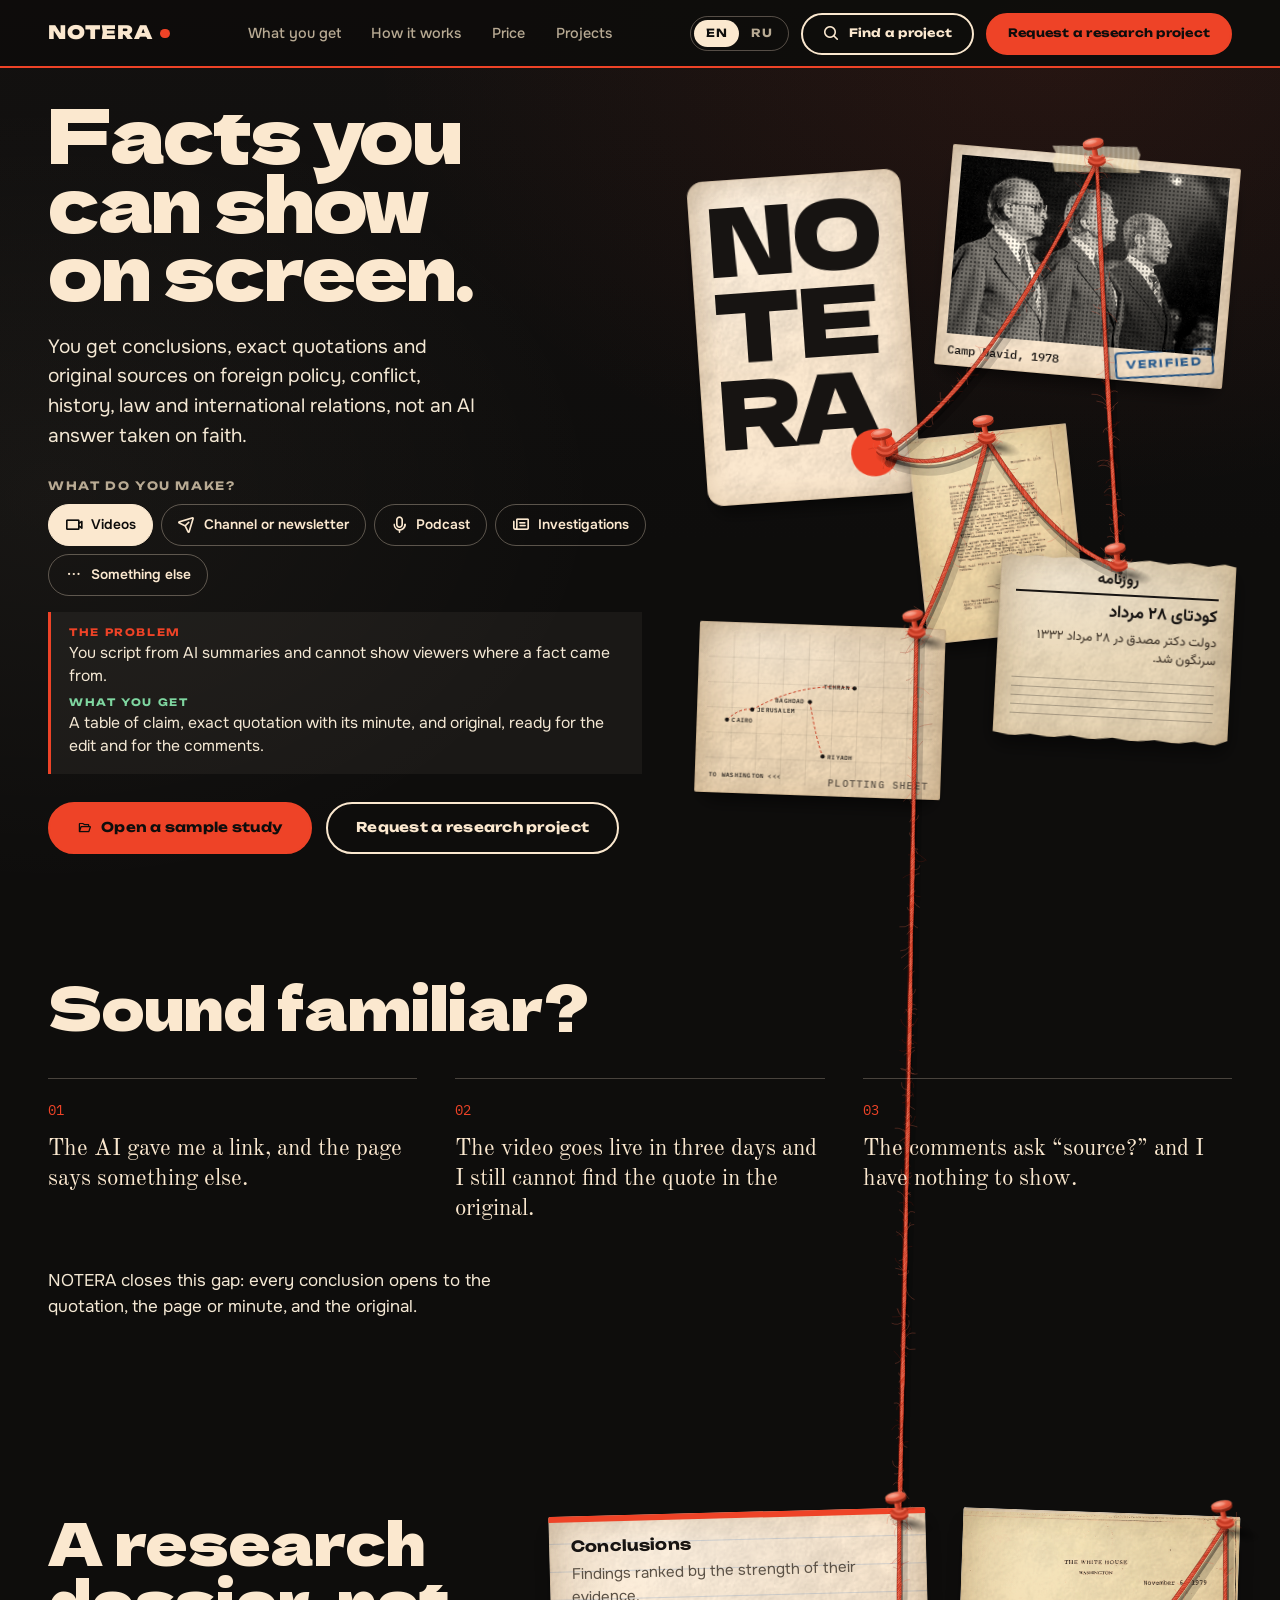
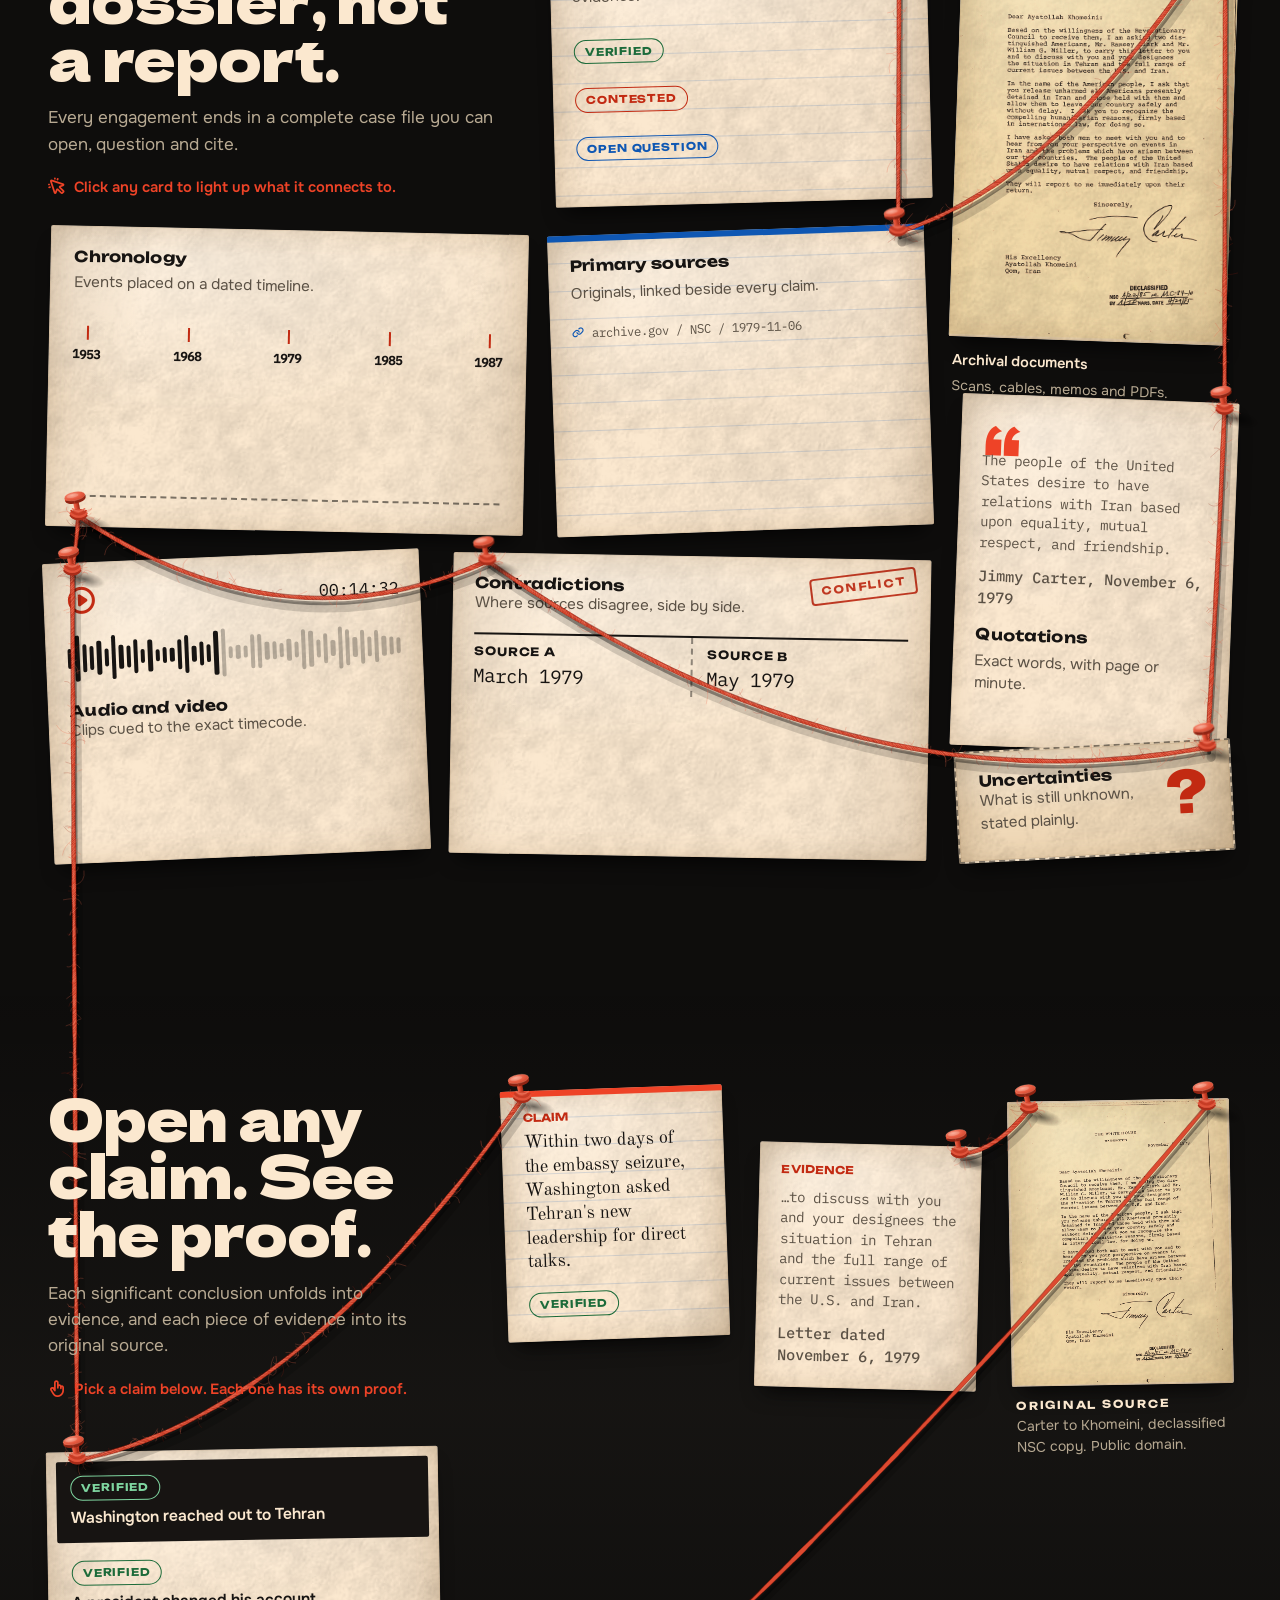
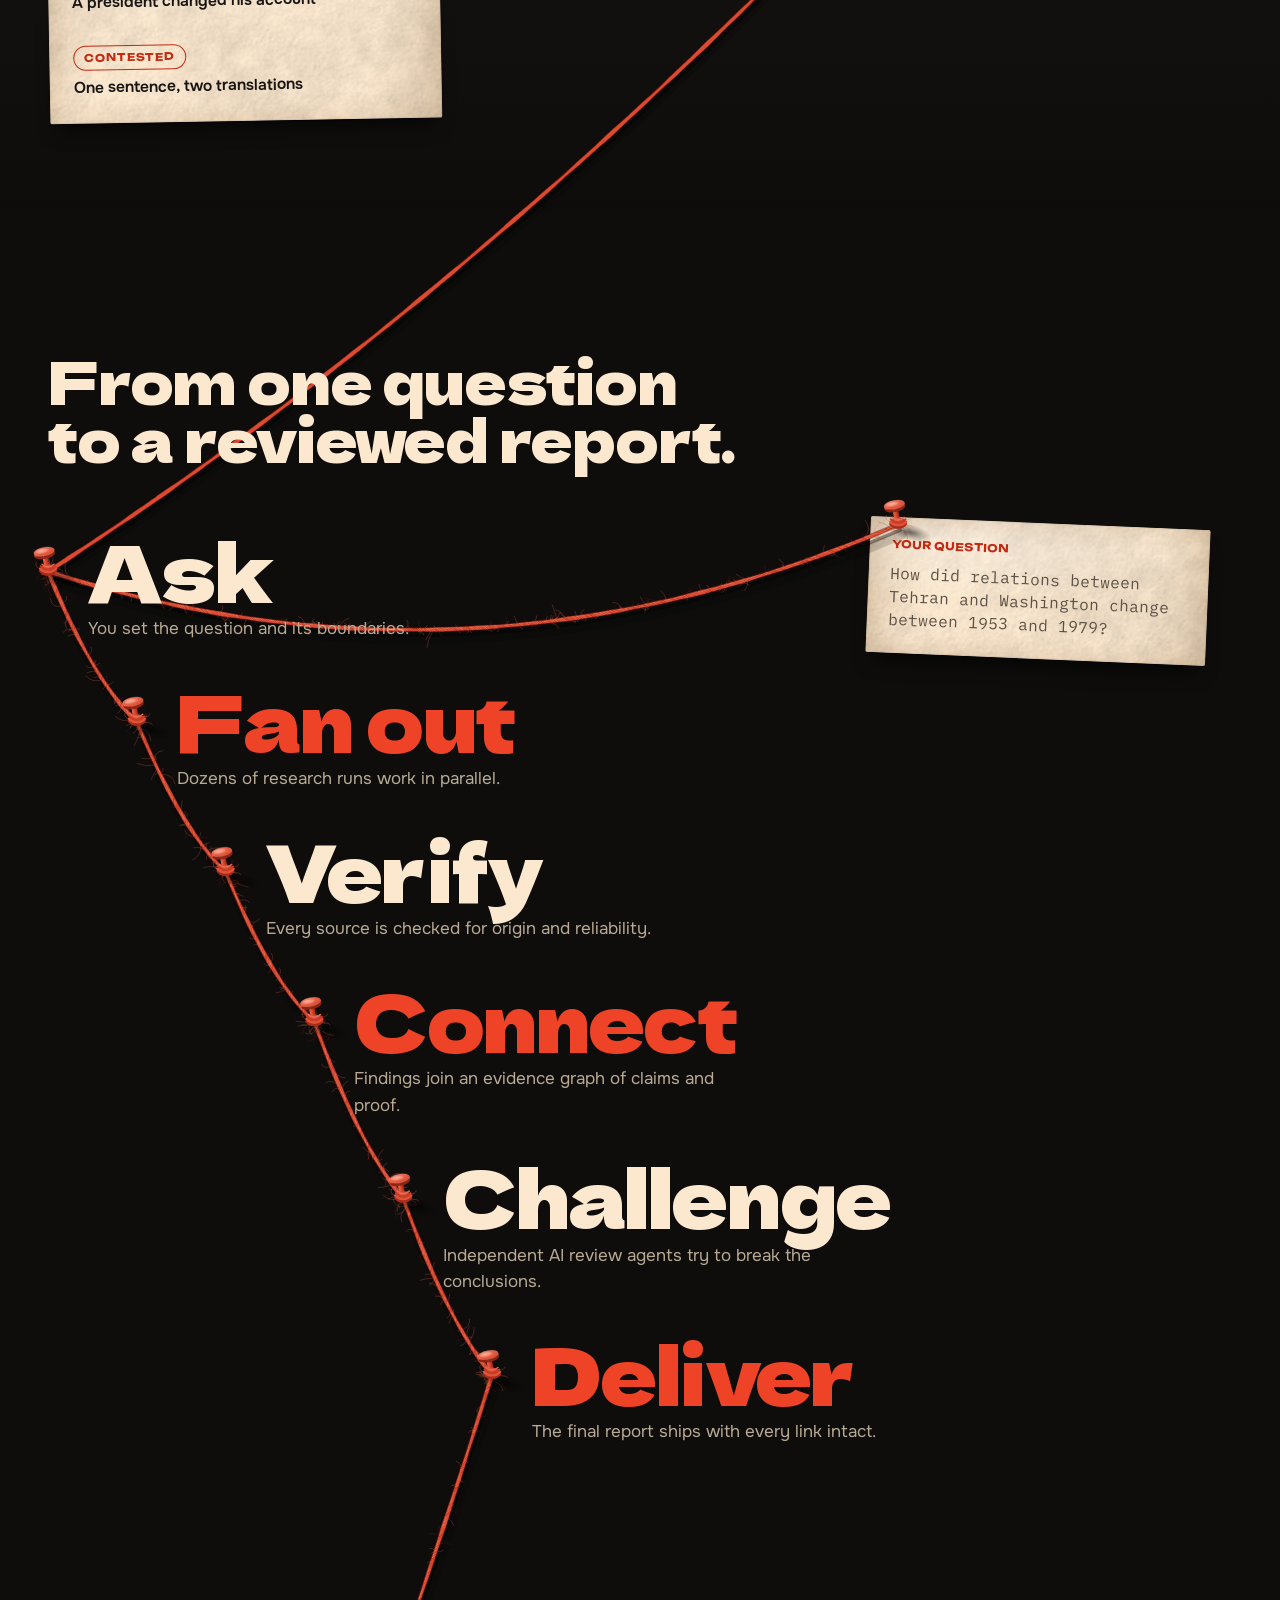
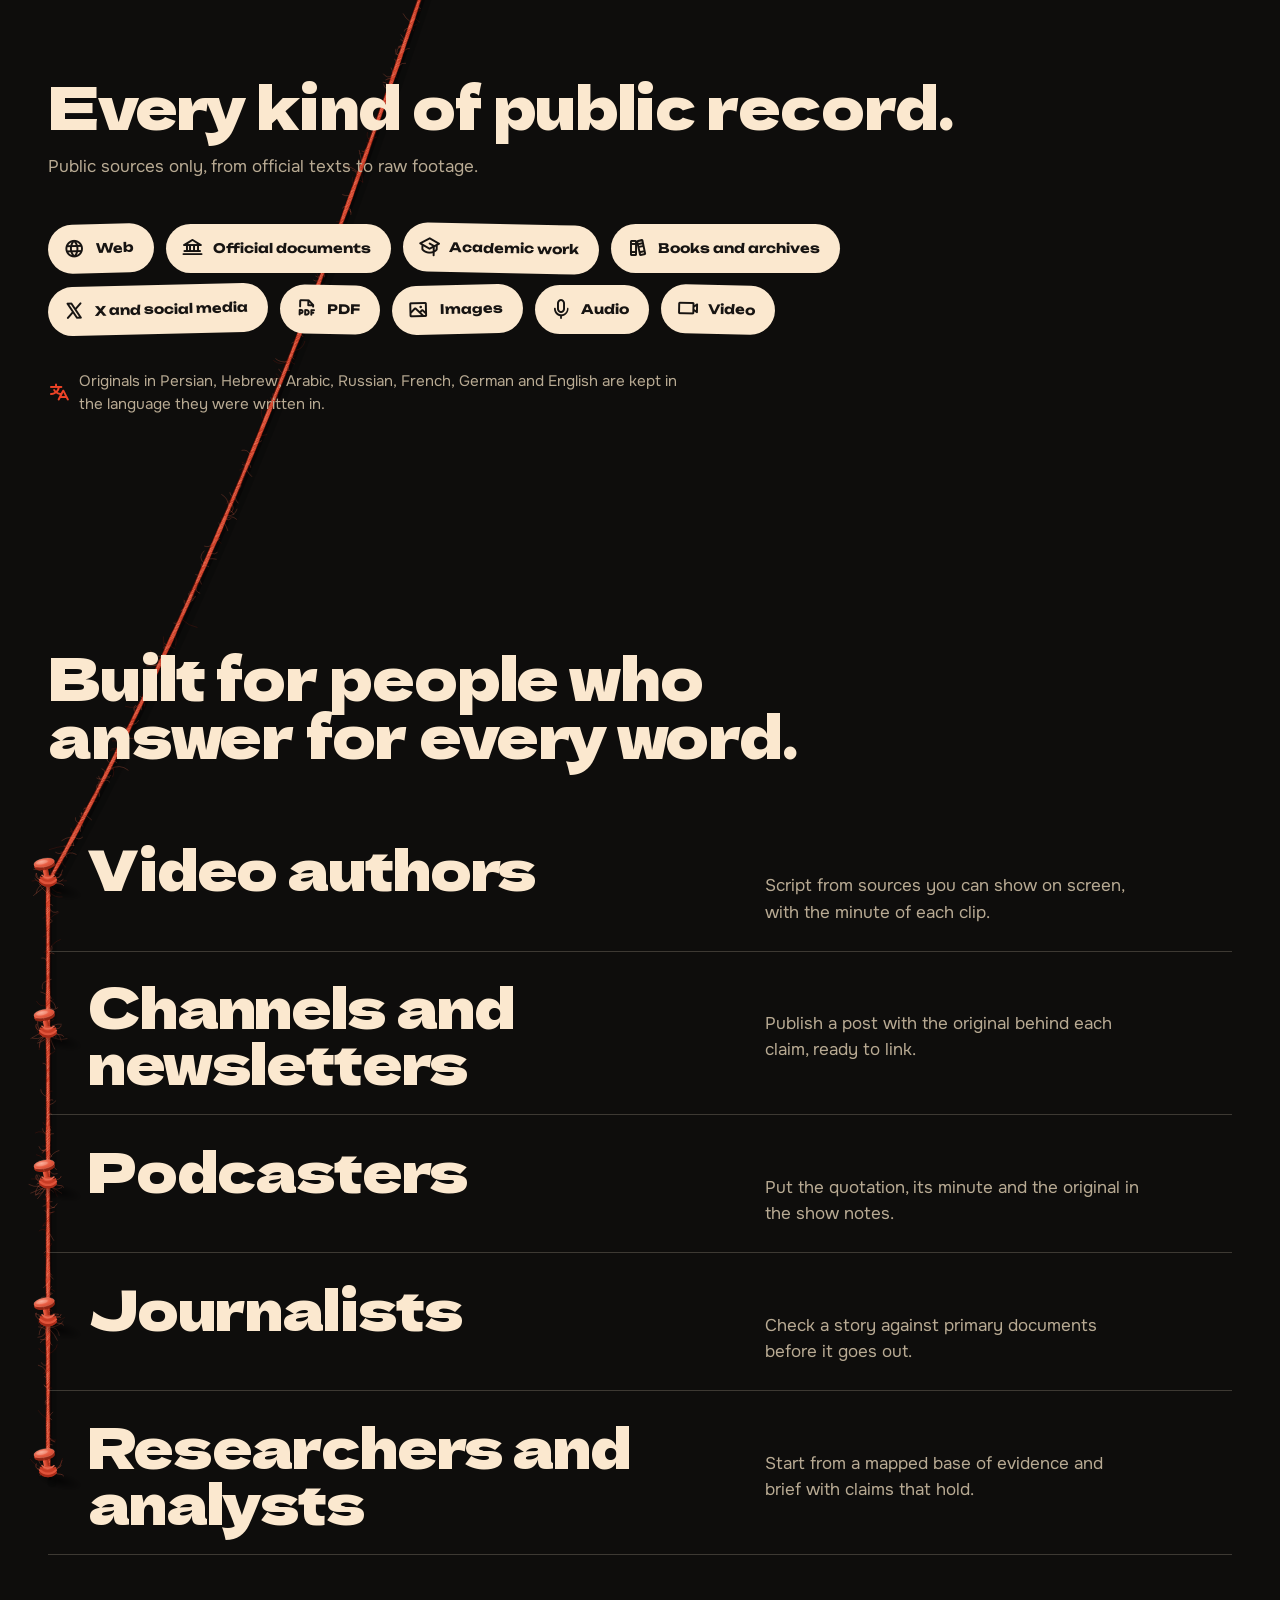
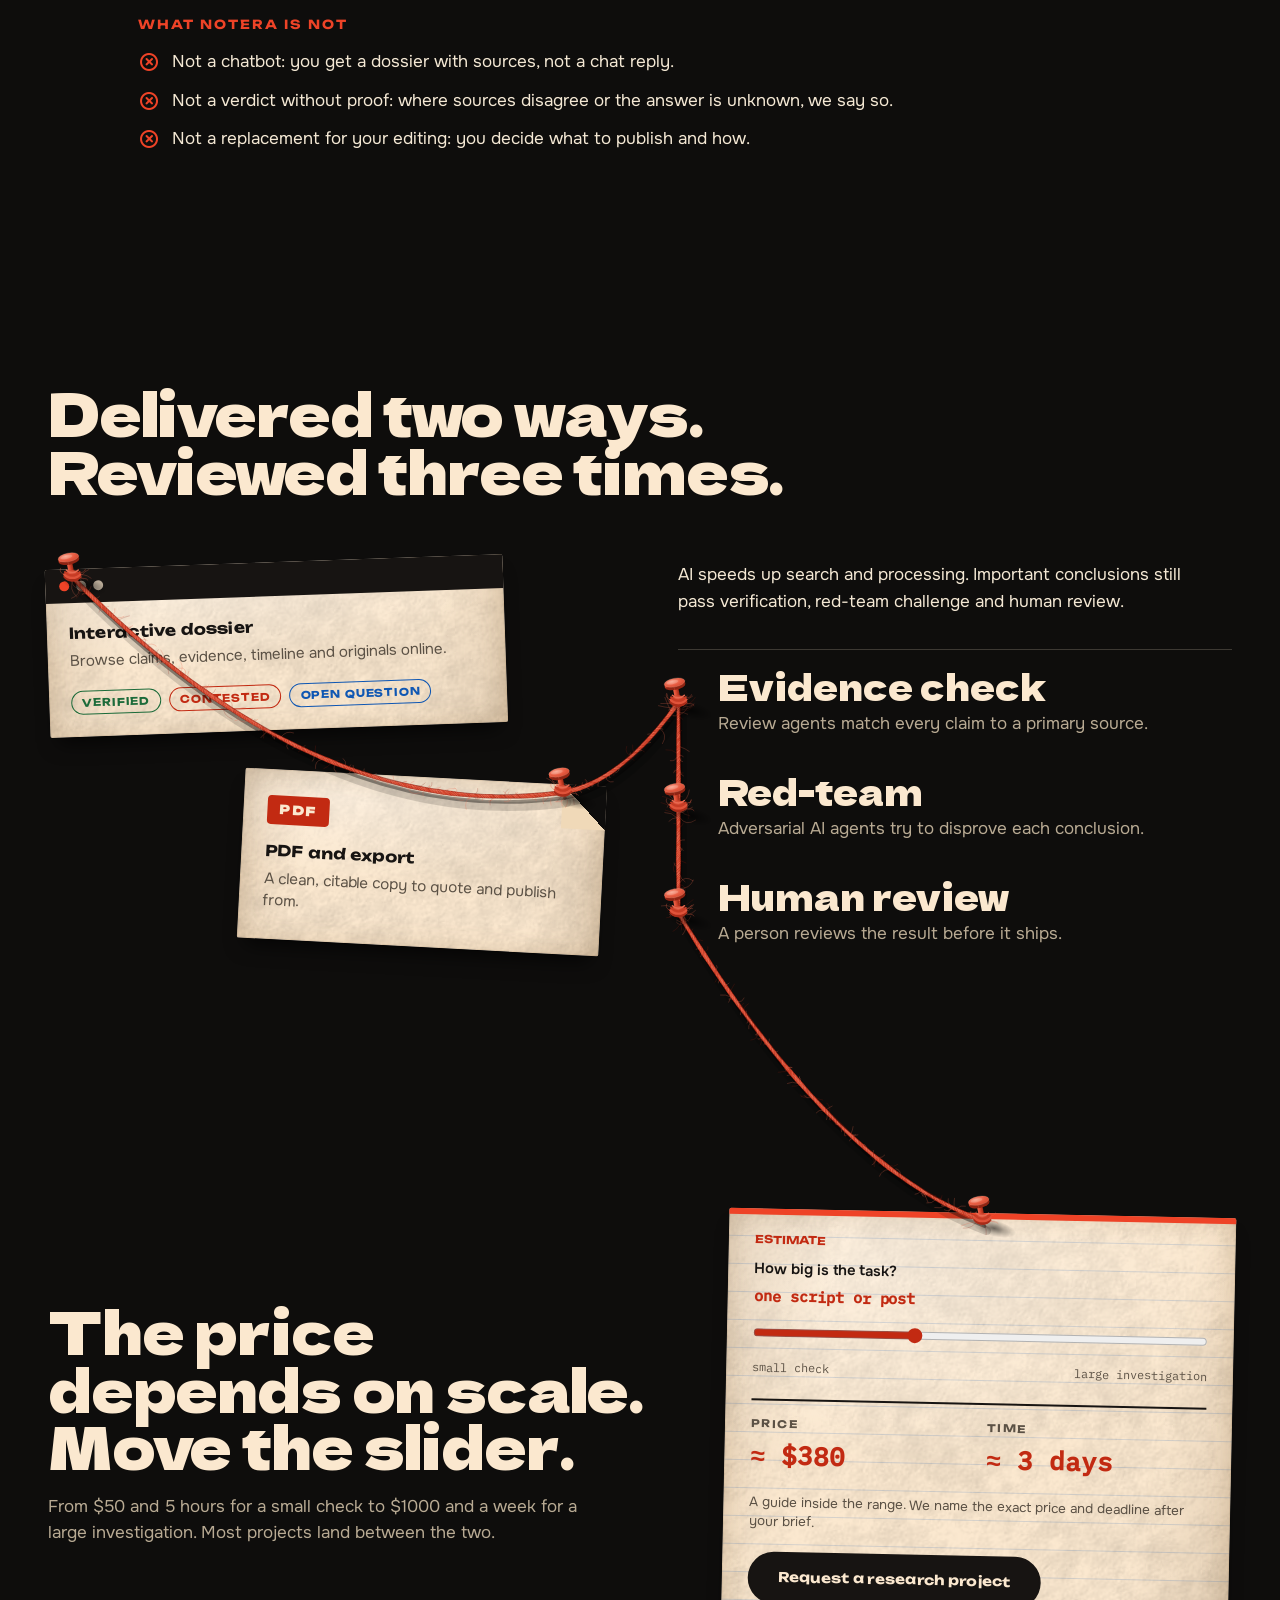
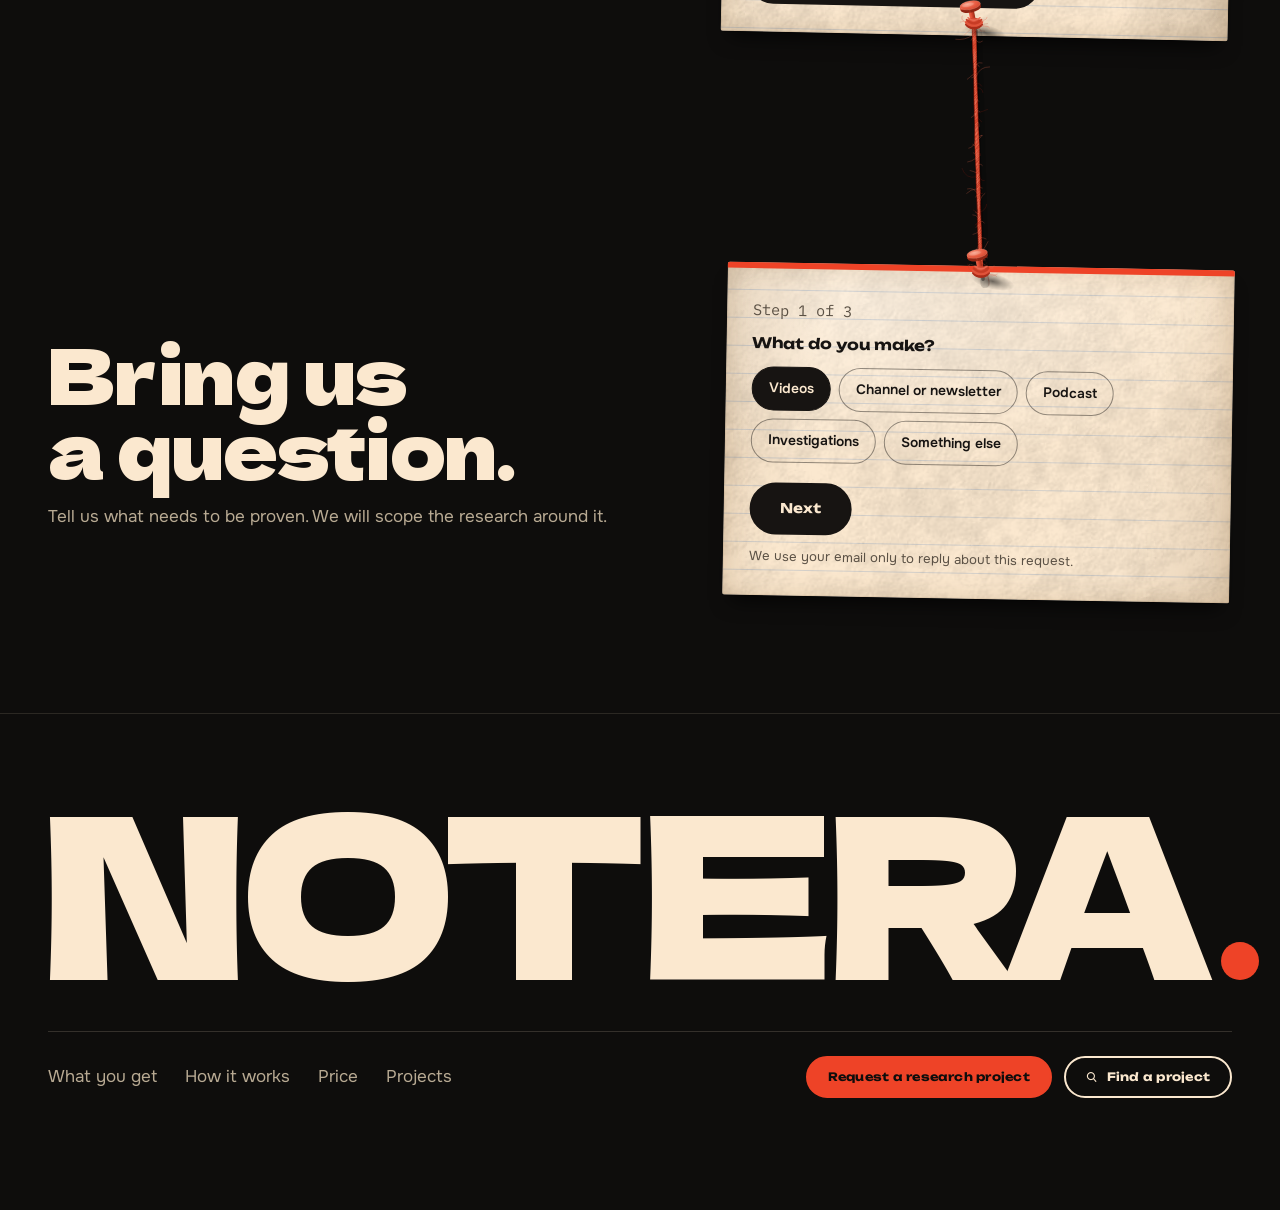
<file: index.html>
<!doctype html>
<html lang="en">
<head>
<meta charset="utf-8">
<meta name="viewport" content="width=device-width, initial-scale=1">
<title>NOTERA - Verifiable Research</title>
<meta name="description" content="Deep, verifiable research: every fact opens to a quotation and the original source, so you can show it. Foreign policy, conflict, history, law, international relations. From $50, from 5 hours.">
<meta name="theme-color" content="#0e0d0c">
<meta property="og:title" content="NOTERA - Proof behind every claim">
<meta property="og:description" content="Research dossiers where every conclusion traces to a primary source: documents, archives, quotes, video and audio with timecodes.">
<meta property="og:type" content="website">
<meta property="og:image" content="https://phnem.github.io/NOTERA/assets/img/camp-david-1978.jpg">
<meta property="og:url" content="https://phnem.github.io/NOTERA/">
<link rel="canonical" href="https://phnem.github.io/NOTERA/">
<meta name="color-scheme" content="dark">
<script>document.documentElement.classList.add('js')</script>
<link rel="icon" href="data:image/svg+xml,%3Csvg xmlns=%27http://www.w3.org/2000/svg%27 viewBox=%270 0 32 32%27%3E%3Crect width=%2732%27 height=%2732%27 rx=%277%27 fill=%27%230e0d0c%27/%3E%3Ccircle cx=%2716%27 cy=%2716%27 r=%277%27 fill=%27%23ee4327%27/%3E%3C/svg%3E">
<link rel="preload" href="assets/fonts/dela-gothic-one-latin-41f77d.woff2" as="font" type="font/woff2" crossorigin>
<link rel="stylesheet" href="css/fonts.css">
<link rel="stylesheet" href="assets/vendor/phosphor/style.css">
<link rel="stylesheet" href="css/styles.css">
</head>
<body id="top">

<svg id="thread" class="thread" aria-hidden="true" focusable="false"></svg>

<header class="nav">
  <a class="nav__brand" href="#top" aria-label="NOTERA">NOTERA<i class="nav__dot"></i></a>
  <nav class="nav__links" aria-label="Primary">
    <a href="#dossier" data-i18n="nav.deliver">What you get</a>
    <a href="#process" data-i18n="nav.how">How it works</a>
    <a href="#price" data-i18n="nav.price">Price</a>
    <a href="projects/" data-i18n="nav.projects">Projects</a>
  </nav>
  <div class="nav__end">
    <div class="lang" role="group" aria-label="Language">
      <button type="button" data-lang="en" aria-pressed="true">EN</button>
      <button type="button" data-lang="ru" aria-pressed="false">RU</button>
    </div>
    <button type="button" class="btn btn--ghost btn--sm btn--find" data-find-project><i class="ph-bold ph-magnifying-glass" aria-hidden="true"></i><span data-i18n="cta.find">Find a project</span></button>
    <a class="btn btn--sm" href="#request" data-i18n="cta.request">Request a research project</a>
  </div>
</header>

<main>

<!-- HERO -->
<section class="hero" aria-labelledby="hero-title">
  <div class="wrap hero__grid">
    <div class="hero__copy">
      <h1 id="hero-title" class="display" data-i18n="hero.title">Facts you can show on screen.</h1>
      <p class="lede" data-i18n="hero.sub">You get conclusions, exact quotations and original sources on foreign policy, conflict, history, law and international relations, not an AI answer taken on faith.</p>
      <div class="roles" role="group" aria-label="Who are you?" data-roles>
        <p class="roles__q" data-i18n="roles.q">What do you make?</p>
        <button type="button" data-role="video" aria-pressed="true"><i class="ph-bold ph-video-camera" aria-hidden="true"></i><span data-i18n="role.video">Videos</span></button>
        <button type="button" data-role="channel" aria-pressed="false"><i class="ph-bold ph-paper-plane-tilt" aria-hidden="true"></i><span data-i18n="role.channel">Channel or newsletter</span></button>
        <button type="button" data-role="podcast" aria-pressed="false"><i class="ph-bold ph-microphone" aria-hidden="true"></i><span data-i18n="role.podcast">Podcast</span></button>
        <button type="button" data-role="press" aria-pressed="false"><i class="ph-bold ph-newspaper" aria-hidden="true"></i><span data-i18n="role.press">Investigations</span></button>
        <button type="button" data-role="other" aria-pressed="false"><i class="ph-bold ph-dots-three" aria-hidden="true"></i><span data-i18n="role.other">Something else</span></button>
      </div>
      <div class="rolecard" aria-live="polite">
        <p class="rolecard__pain"><span class="rolecard__tag" data-i18n="rc.pain">The problem</span><span data-role-pain></span></p>
        <p class="rolecard__get"><span class="rolecard__tag rolecard__tag--ok" data-i18n="rc.get">What you get</span><span data-role-get></span></p>
      </div>
      <div class="cta-row">
        <a class="btn" href="projects/great-satan/"><i class="ph-bold ph-folder-open" aria-hidden="true"></i><span data-i18n="cta.see">Open a sample study</span></a>
        <a class="btn btn--ghost" href="#request" data-i18n="cta.request">Request a research project</a>
      </div>
    </div>

    <div class="cluster" aria-hidden="true">
      <div class="item poster drop" style="--r:-4deg;--d:.05s">
        <div class="poster__card">
          <div class="poster__word"><span>NO</span><span>TE</span><span>RA</span></div>
          <i class="poster__dot"></i>
        </div>
        <i class="pin" data-pin="h-poster" data-to="h-letter h-photo" style="--x:84%;--y:87%"></i>
      </div>

      <figure class="item photo drop" style="--r:5deg;--d:.2s">
        <div class="paper photo__frame">
          <div class="halftone"><img src="assets/img/camp-david-1978.jpg" alt="" width="1000" height="667" loading="eager"></div>
          <figcaption>Camp David, 1978</figcaption>
        </div>
        <span class="tape" style="--x:50%;--y:-10px;--tr:-4deg"></span>
        <span class="stamp stamp--blue" style="right:10px;bottom:8px">Verified</span>
        <i class="pin" data-pin="h-photo" data-to="h-clip" style="--x:50%;--y:6px"></i>
      </figure>

      <div class="item scan drop" style="--r:-6deg;--d:.35s">
        <div class="paper scan__sheet"><img src="assets/img/carter-letter.jpg" alt="" width="860" height="1102"></div>
        <i class="pin" data-pin="h-letter" data-to="h-map h-clip" style="--x:50%;--y:8px"></i>
      </div>

      <article class="item clip clip--fa drop" lang="fa" dir="rtl" style="--r:3deg;--d:.5s">
        <div class="paper torn-a">
          <div class="clip__mast">روزنامه</div>
          <h3>کودتای ۲۸ مرداد</h3>
          <p>دولت دکتر مصدق در ۲۸ مرداد ۱۳۳۲ سرنگون شد.</p>
          <span class="clip__lines"></span>
        </div>
        <i class="pin" data-pin="h-clip" style="--x:50%;--y:8px"></i>
      </article>

      <div class="item map drop" style="--r:2deg;--d:.65s">
        <div class="paper map__sheet">
          <svg class="map__svg" data-map viewBox="0 0 320 214" role="presentation"></svg>
          <span class="map__label">Plotting sheet</span>
        </div>
        <i class="pin" data-pin="h-map" data-to="d-conc" style="--x:88%;--y:6px"></i>
      </div>
    </div>
  </div>
</section>

<!-- RECOGNITION -->
<section id="pain" class="sec recog" aria-labelledby="pain-title">
  <div class="wrap">
    <h2 id="pain-title" class="h2" data-reveal data-i18n="pain.title">Sound familiar?</h2>
    <ul class="recog__list">
      <li data-reveal><span class="recog__n mono">01</span><p data-i18n="pain.1">The AI gave me a link, and the page says something else.</p></li>
      <li data-reveal><span class="recog__n mono">02</span><p data-i18n="pain.2">The video goes live in three days and I still cannot find the quote in the original.</p></li>
      <li data-reveal><span class="recog__n mono">03</span><p data-i18n="pain.3">The comments ask &ldquo;source?&rdquo; and I have nothing to show.</p></li>
    </ul>
    <p class="recog__fix sub sub--wide" data-reveal data-i18n="pain.fix">NOTERA closes this gap: every conclusion opens to the quotation, the page or minute, and the original.</p>
  </div>
</section>

<!-- WHAT YOU GET -->
<section id="dossier" class="sec dossier" aria-labelledby="dossier-title">
  <div class="wrap">
    <div class="board">
      <div class="board__head b-head" data-reveal>
        <h2 id="dossier-title" class="h2" data-i18n="dossier.title">A research dossier, not a report.</h2>
        <p class="sub" data-i18n="dossier.sub">Every engagement ends in a complete case file you can open, question and cite.</p>
        <p class="hint"><i class="ph-bold ph-cursor-click" aria-hidden="true"></i><span data-i18n="dossier.hint">Click any card to light up what it connects to.</span></p>
      </div>

      <article class="item b-conc" style="--r:-1.5deg" data-reveal>
        <div class="paper index">
          <h3 data-i18n="d.conc">Conclusions</h3>
          <p data-i18n="d.conc.t">Findings ranked by the strength of their evidence.</p>
          <ul class="ranks">
            <li><span class="chip chip--ok" data-i18n="chip.verified">Verified</span></li>
            <li><span class="chip chip--warn" data-i18n="chip.contested">Contested</span></li>
            <li><span class="chip chip--open" data-i18n="chip.open">Open question</span></li>
          </ul>
        </div>
        <i class="pin" data-pin="d-conc" data-to="d-prim" style="--x:93%;--y:8px"></i>
      </article>

      <article class="item b-arch" style="--r:2deg" data-reveal>
        <div class="paper scan__sheet"><img src="assets/img/carter-letter.jpg" alt="Declassified letter from President Carter to Ayatollah Khomeini, November 6, 1979" width="860" height="1102" loading="lazy"></div>
        <div class="caption"><h3 data-i18n="d.arch">Archival documents</h3><p data-i18n="d.arch.t">Scans, cables, memos and PDFs.</p></div>
        <i class="pin" data-pin="d-arch" data-to="d-quote" style="--x:95%;--y:8px"></i>
      </article>

      <article class="item b-chron" style="--r:1.2deg" data-reveal>
        <div class="paper strip">
          <h3 data-i18n="d.chron">Chronology</h3>
          <p data-i18n="d.chron.t">Events placed on a dated timeline.</p>
          <ol class="ticks" aria-hidden="true">
            <li><b>1953</b></li><li><b>1968</b></li><li><b>1979</b></li><li><b>1985</b></li><li><b>1987</b></li>
          </ol>
        </div>
        <i class="pin" data-pin="d-chron" data-to="d-av" style="--x:7%;--y:calc(100% - 10px)"></i>
      </article>

      <article class="item b-prim" style="--r:-2deg" data-reveal>
        <div class="paper index index--blue">
          <h3 data-i18n="d.prim">Primary sources</h3>
          <p data-i18n="d.prim.t">Originals, linked beside every claim.</p>
          <p class="mono cite"><i class="ph-bold ph-link"></i> archive.gov / NSC / 1979-11-06</p>
        </div>
        <i class="pin" data-pin="d-prim" data-to="d-arch" style="--x:93%;--y:8px"></i>
      </article>

      <article class="item b-quote" style="--r:2.2deg" data-reveal>
        <div class="paper typed">
          <div class="typed__mark" aria-hidden="true">&ldquo;</div>
          <p class="typed__q">The people of the United States desire to have relations with Iran based upon equality, mutual respect, and friendship.</p>
          <p class="typed__by">Jimmy Carter, November 6, 1979</p>
          <h3 data-i18n="d.quote">Quotations</h3>
          <p data-i18n="d.quote.t">Exact words, with page or minute.</p>
        </div>
        <i class="pin" data-pin="d-quote" data-to="d-unc" style="--x:95%;--y:8px"></i>
      </article>

      <article class="item b-av" style="--r:-2.4deg" data-reveal>
        <div class="paper ticket">
          <div class="ticket__top"><i class="ph-bold ph-play-circle"></i><span class="mono">00:14:32</span></div>
          <div class="wave" data-wave aria-hidden="true"></div>
          <h3 data-i18n="d.av">Audio and video</h3>
          <p data-i18n="d.av.t">Clips cued to the exact timecode.</p>
        </div>
        <i class="pin" data-pin="d-av" data-to="t-tabs" style="--x:8%;--y:8px"></i>
      </article>

      <article class="item b-contra" style="--r:1deg" data-reveal>
        <div class="paper memo">
          <h3 data-i18n="d.contra">Contradictions</h3>
          <p data-i18n="d.contra.t">Where sources disagree, side by side.</p>
          <div class="memo__cols">
            <p><b>Source A</b><span class="mono">March 1979</span></p>
            <p><b>Source B</b><span class="mono">May 1979</span></p>
          </div>
          <span class="stamp stamp--red" style="right:14px;top:14px">Conflict</span>
        </div>
        <i class="pin" data-pin="d-contra" data-to="d-chron" style="--x:7%;--y:8px"></i>
      </article>

      <article class="item b-unc" style="--r:-3deg" data-reveal>
        <div class="paper tag">
          <div class="tag__q" aria-hidden="true">?</div>
          <h3 data-i18n="d.unc">Uncertainties</h3>
          <p data-i18n="d.unc.t">What is still unknown, stated plainly.</p>
        </div>
        <i class="pin" data-pin="d-unc" data-to="d-contra" style="--x:92%;--y:8px"></i>
      </article>
    </div>
  </div>
</section>

<!-- EVIDENCE TRAIL -->
<section id="evidence" class="sec trail" aria-labelledby="trail-title">
  <div class="wrap trail__grid">
    <div class="trail__side">
      <div data-reveal>
        <h2 id="trail-title" class="h2" data-i18n="trail.title">Open any claim. See the proof.</h2>
        <p class="sub" data-i18n="trail.sub">Each significant conclusion unfolds into evidence, and each piece of evidence into its original source.</p>
        <p class="hint"><i class="ph-bold ph-hand-pointing" aria-hidden="true"></i><span data-i18n="trail.hint">Pick a claim below. Each one has its own proof.</span></p>
      </div>
      <div class="item tabs-item" style="--r:-1deg" data-reveal>
        <div class="paper tabs" role="tablist" aria-label="Sample claims">
          <button type="button" role="tab" id="tab-1" aria-controls="panel-1" aria-selected="true">
            <span class="chip chip--ok" data-i18n="chip.verified">Verified</span>
            <span data-i18n="c1.tab">Washington reached out to Tehran</span>
          </button>
          <button type="button" role="tab" id="tab-2" aria-controls="panel-2" aria-selected="false" tabindex="-1">
            <span class="chip chip--ok" data-i18n="chip.verified">Verified</span>
            <span data-i18n="c2.tab">A president changed his account</span>
          </button>
          <button type="button" role="tab" id="tab-3" aria-controls="panel-3" aria-selected="false" tabindex="-1">
            <span class="chip chip--warn" data-i18n="chip.contested">Contested</span>
            <span data-i18n="c3.tab">One sentence, two translations</span>
          </button>
        </div>
        <i class="pin" data-pin="t-tabs" data-to="t-claim-1-i" style="--x:8%;--y:8px"></i>
      </div>
    </div>

    <div class="trail__stage">
      <!-- panel 1 -->
      <div class="panel" role="tabpanel" id="panel-1" aria-labelledby="tab-1">
        <article class="item p-claim" style="--r:-2deg">
          <div class="paper index">
            <h3 class="lbl" data-i18n="lbl.claim">Claim</h3>
            <p class="claim" data-i18n="c1.claim">Within two days of the embassy seizure, Washington asked Tehran's new leadership for direct talks.</p>
            <span class="chip chip--ok" data-i18n="chip.verified">Verified</span>
          </div>
          <i class="pin" data-pin="t-claim-1-i" style="--x:10%;--y:8px"></i><i class="pin" data-pin="t-claim-1-o" data-to="t-ev-1-i" style="--x:90%;--y:8px"></i>
        </article>
        <article class="item p-ev" style="--r:1.5deg">
          <div class="paper typed">
            <h3 class="lbl" data-i18n="lbl.evidence">Evidence</h3>
            <p class="typed__q">&hellip;to discuss with you and your designees the situation in Tehran and the full range of current issues between the U.S. and Iran.</p>
            <p class="typed__by">Letter dated November 6, 1979</p>
          </div>
          <i class="pin" data-pin="t-ev-1-i" style="--x:10%;--y:8px"></i><i class="pin" data-pin="t-ev-1-o" data-to="t-src-1-i" style="--x:90%;--y:8px"></i>
        </article>
        <article class="item p-src" style="--r:-1deg">
          <div class="paper scan__sheet"><img src="assets/img/carter-letter.jpg" alt="Scan of the letter from President Carter to Ayatollah Khomeini" width="860" height="1102" loading="lazy"></div>
          <div class="caption"><h3 class="lbl" data-i18n="lbl.source">Original source</h3><p data-i18n="c1.src">Carter to Khomeini, declassified NSC copy. Public domain.</p></div>
          <i class="pin" data-pin="t-src-1-i" style="--x:10%;--y:8px"></i><i class="pin" data-pin="t-src-1-o" data-to="p-1" style="--x:90%;--y:8px"></i>
        </article>
      </div>

      <!-- panel 2 -->
      <div class="panel" role="tabpanel" id="panel-2" aria-labelledby="tab-2" hidden>
        <article class="item p-claim" style="--r:1.5deg">
          <div class="paper index">
            <h3 class="lbl" data-i18n="lbl.claim">Claim</h3>
            <p class="claim" data-i18n="c2.claim">In 1987 President Reagan conceded that the arms sales to Iran had turned into a trade for hostages.</p>
            <span class="chip chip--ok" data-i18n="chip.verified">Verified</span>
          </div>
          <i class="pin" data-pin="t-claim-2-i" style="--x:10%;--y:8px"></i><i class="pin" data-pin="t-claim-2-o" data-to="t-ev-2-i" style="--x:90%;--y:8px"></i>
        </article>
        <article class="item p-ev" style="--r:-1.5deg">
          <div class="paper typed">
            <h3 class="lbl" data-i18n="lbl.evidence">Evidence</h3>
            <p class="typed__q">My heart and my best intentions still tell me that's true, but the facts and the evidence tell me it is not.</p>
            <p class="typed__by">Address to the Nation, March 4, 1987</p>
          </div>
          <i class="pin" data-pin="t-ev-2-i" style="--x:10%;--y:8px"></i><i class="pin" data-pin="t-ev-2-o" data-to="t-src-2-i" style="--x:90%;--y:8px"></i>
        </article>
        <article class="item p-src" style="--r:2deg">
          <div class="paper photo__frame">
            <div class="halftone"><img src="assets/img/reagan-1987.jpg" alt="President Reagan at the Oval Office desk during his March 1987 address" width="760" height="758" loading="lazy"></div>
            <figcaption data-i18n="c2.src">Oval Office, March 1987</figcaption>
          </div>
          <span class="tape" style="--x:50%;--y:-10px;--tr:3deg"></span>
          <i class="pin" data-pin="t-src-2-i" style="--x:10%;--y:6px"></i><i class="pin" data-pin="t-src-2-o" data-to="p-1" style="--x:90%;--y:6px"></i>
        </article>
      </div>

      <!-- panel 3 -->
      <div class="panel" role="tabpanel" id="panel-3" aria-labelledby="tab-3" hidden>
        <article class="item p-claim" style="--r:-1.5deg">
          <div class="paper index">
            <h3 class="lbl" data-i18n="lbl.claim">Claim</h3>
            <p class="claim" data-i18n="c3.claim">A 2005 remark about Israel circulates in two competing English renderings.</p>
            <span class="chip chip--warn" data-i18n="chip.contested">Contested</span>
          </div>
          <i class="pin" data-pin="t-claim-3-i" style="--x:10%;--y:8px"></i><i class="pin" data-pin="t-claim-3-o" data-to="t-ev-3-i" style="--x:90%;--y:8px"></i>
        </article>
        <article class="item p-ev" style="--r:2deg">
          <div class="paper typed">
            <h3 class="lbl" data-i18n="lbl.evidence">Evidence</h3>
            <p class="typed__q" data-i18n="c3.ev">Some outlets print &ldquo;wiped off the map&rdquo;. Other translators read &ldquo;vanish from the page of time&rdquo;.</p>
            <p class="typed__by" data-i18n="c3.by">Both readings shown. Neither is chosen silently.</p>
          </div>
          <i class="pin" data-pin="t-ev-3-i" style="--x:10%;--y:8px"></i><i class="pin" data-pin="t-ev-3-o" data-to="t-src-3-i" style="--x:90%;--y:8px"></i>
        </article>
        <article class="item p-src" style="--r:-2deg">
          <div class="paper typed original" lang="fa" dir="rtl">
            <p class="original__fa">این رژیم اشغالگر قدس باید از صفحه روزگار محو شود</p>
          </div>
          <div class="caption"><h3 class="lbl" data-i18n="lbl.source">Original source</h3><p data-i18n="c3.src">Persian original, speech of October 26, 2005.</p></div>
          <i class="pin" data-pin="t-src-3-i" style="--x:10%;--y:8px"></i><i class="pin" data-pin="t-src-3-o" data-to="p-1" style="--x:90%;--y:8px"></i>
        </article>
      </div>
    </div>
  </div>
</section>

<!-- HOW IT WORKS -->
<section id="process" class="sec process" aria-labelledby="process-title">
  <div class="wrap">
    <div class="process__head" data-reveal>
      <h2 id="process-title" class="h2" data-i18n="proc.title">From one question to a reviewed report.</h2>
    </div>
    <ol class="steps">
      <li class="ask-wrap" aria-hidden="false">
        <div class="item ask" style="--r:2.4deg" data-reveal>
          <div class="paper typed">
            <h3 class="lbl" data-i18n="ask.lbl">Your question</h3>
            <p class="typed__q" data-i18n="ask.q">How did relations between Tehran and Washington change between 1953 and 1979?</p>
          </div>
          <i class="pin" data-pin="ask" data-to="p-1" style="--x:8%;--y:8px"></i>
        </div>
      </li>
      <li class="step" style="--i:0" data-reveal><i class="pin" data-pin="p-1" data-to="p-2" style="--x:0;--y:50%"></i><h3 data-i18n="s1">Ask</h3><p data-i18n="s1.t">You set the question and its boundaries.</p></li>
      <li class="step" style="--i:1" data-reveal><i class="pin" data-pin="p-2" data-to="p-3" style="--x:0;--y:50%"></i><h3 data-i18n="s2">Fan out</h3><p data-i18n="s2.t">Dozens of research runs work in parallel.</p></li>
      <li class="step" style="--i:2" data-reveal><i class="pin" data-pin="p-3" data-to="p-4" style="--x:0;--y:50%"></i><h3 data-i18n="s3">Verify</h3><p data-i18n="s3.t">Every source is checked for origin and reliability.</p></li>
      <li class="step" style="--i:3" data-reveal><i class="pin" data-pin="p-4" data-to="p-5" style="--x:0;--y:50%"></i><h3 data-i18n="s4">Connect</h3><p data-i18n="s4.t">Findings join an evidence graph of claims and proof.</p></li>
      <li class="step" style="--i:4" data-reveal><i class="pin" data-pin="p-5" data-to="p-6" style="--x:0;--y:50%"></i><h3 data-i18n="s5">Challenge</h3><p data-i18n="s5.t">Independent AI review agents try to break the conclusions.</p></li>
      <li class="step" style="--i:5" data-reveal><i class="pin" data-pin="p-6" data-to="a-1" style="--x:0;--y:50%"></i><h3 data-i18n="s6">Deliver</h3><p data-i18n="s6.t">The final report ships with every link intact.</p></li>
    </ol>
  </div>
</section>

<!-- SOURCES -->
<section id="sources" class="sec sources" aria-labelledby="sources-title">
  <div class="wrap">
    <div data-reveal>
      <h2 id="sources-title" class="h2" data-i18n="src.title">Every kind of public record.</h2>
      <p class="sub" data-i18n="src.sub">Public sources only, from official texts to raw footage.</p>
    </div>
    <ul class="tags" data-reveal>
      <li><i class="ph-bold ph-globe"></i><span data-i18n="tg.web">Web</span></li>
      <li><i class="ph-bold ph-bank"></i><span data-i18n="tg.gov">Official documents</span></li>
      <li><i class="ph-bold ph-graduation-cap"></i><span data-i18n="tg.acad">Academic work</span></li>
      <li><i class="ph-bold ph-books"></i><span data-i18n="tg.books">Books and archives</span></li>
      <li><i class="ph-bold ph-x-logo"></i><span data-i18n="tg.social">X and social media</span></li>
      <li><i class="ph-bold ph-file-pdf"></i><span>PDF</span></li>
      <li><i class="ph-bold ph-image"></i><span data-i18n="tg.img">Images</span></li>
      <li><i class="ph-bold ph-microphone"></i><span data-i18n="tg.audio">Audio</span></li>
      <li><i class="ph-bold ph-video-camera"></i><span data-i18n="tg.video">Video</span></li>
    </ul>

    <p class="note-line" data-reveal><i class="ph-bold ph-translate" aria-hidden="true"></i><span data-i18n="src.langs">Originals in Persian, Hebrew, Arabic, Russian, French, German and English are kept in the language they were written in.</span></p>
  </div>
</section>

<!-- AUDIENCE -->
<section id="audience" class="sec audience" aria-labelledby="aud-title">
  <div class="wrap">
    <h2 id="aud-title" class="h2" data-reveal data-i18n="aud.title">Built for people who answer for every word.</h2>
    <ul class="rows">
      <li data-reveal><i class="pin" data-pin="a-1" data-to="a-2" style="--x:0;--y:50%"></i><h3 data-i18n="a1">Video authors</h3><p data-i18n="a1.t">Script from sources you can show on screen, with the minute of each clip.</p></li>
      <li data-reveal><i class="pin" data-pin="a-2" data-to="a-3" style="--x:0;--y:50%"></i><h3 data-i18n="a2">Channels and newsletters</h3><p data-i18n="a2.t">Publish a post with the original behind each claim, ready to link.</p></li>
      <li data-reveal><i class="pin" data-pin="a-3" data-to="a-4" style="--x:0;--y:50%"></i><h3 data-i18n="a3">Podcasters</h3><p data-i18n="a3.t">Put the quotation, its minute and the original in the show notes.</p></li>
      <li data-reveal><i class="pin" data-pin="a-4" data-to="a-5" style="--x:0;--y:50%"></i><h3 data-i18n="a4">Journalists</h3><p data-i18n="a4.t">Check a story against primary documents before it goes out.</p></li>
      <li data-reveal><i class="pin" data-pin="a-5" data-to="f-1" style="--x:0;--y:50%"></i><h3 data-i18n="a5">Researchers and analysts</h3><p data-i18n="a5.t">Start from a mapped base of evidence and brief with claims that hold.</p></li>
    </ul>
    <div class="not" data-reveal>
      <h3 class="not__h" data-i18n="not.title">What NOTERA is not</h3>
      <ul class="not__list">
        <li><i class="ph-bold ph-x-circle" aria-hidden="true"></i><span data-i18n="not.1">Not a chatbot: you get a dossier with sources, not a chat reply.</span></li>
        <li><i class="ph-bold ph-x-circle" aria-hidden="true"></i><span data-i18n="not.2">Not a verdict without proof: where sources disagree or the answer is unknown, we say so.</span></li>
        <li><i class="ph-bold ph-x-circle" aria-hidden="true"></i><span data-i18n="not.3">Not a replacement for your editing: you decide what to publish and how.</span></li>
      </ul>
    </div>
  </div>
</section>

<!-- FORMATS + PRINCIPLE -->
<section id="principle" class="sec principle" aria-labelledby="prin-title">
  <div class="wrap">
    <h2 id="prin-title" class="h2" data-reveal data-i18n="prin.title">Delivered two ways. Reviewed three times.</h2>
    <div class="prin__grid">
      <div class="formats">
        <article class="item fmt fmt--web" style="--r:-2deg" data-reveal>
          <div class="paper window">
            <div class="window__bar"><i></i><i></i><i></i></div>
            <div class="window__body">
              <h3 data-i18n="f1">Interactive dossier</h3>
              <p data-i18n="f1.t">Browse claims, evidence, timeline and originals online.</p>
              <div class="window__rows" aria-hidden="true">
                <span class="chip chip--ok" data-i18n="chip.verified">Verified</span>
                <span class="chip chip--warn" data-i18n="chip.contested">Contested</span>
                <span class="chip chip--open" data-i18n="chip.open">Open question</span>
              </div>
            </div>
          </div>
          <i class="pin" data-pin="f-1" data-to="f-2" style="--x:6%;--y:8px"></i>
        </article>
        <article class="item fmt fmt--pdf" style="--r:3deg" data-reveal>
          <div class="paper sheet">
            <span class="sheet__badge">PDF</span>
            <h3 data-i18n="f2">PDF and export</h3>
            <p data-i18n="f2.t">A clean, citable copy to quote and publish from.</p>
          </div>
          <i class="pin" data-pin="f-2" data-to="g-1" style="--x:88%;--y:8px"></i>
        </article>
      </div>

      <div class="gates" data-reveal>
        <p class="sub sub--wide" data-i18n="prin.sub">AI speeds up search and processing. Important conclusions still pass verification, red-team challenge and human review.</p>
        <ol class="gates__list">
          <li><i class="pin" data-pin="g-1" data-to="g-2" style="--x:0;--y:50%"></i><h3 data-i18n="g1">Evidence check</h3><p data-i18n="g1.t">Review agents match every claim to a primary source.</p></li>
          <li><i class="pin" data-pin="g-2" data-to="g-3" style="--x:0;--y:50%"></i><h3 data-i18n="g2">Red-team</h3><p data-i18n="g2.t">Adversarial AI agents try to disprove each conclusion.</p></li>
          <li><i class="pin" data-pin="g-3" data-to="pr-in" style="--x:0;--y:50%"></i><h3 data-i18n="g3">Human review</h3><p data-i18n="g3.t">A person reviews the result before it ships.</p></li>
        </ol>
      </div>
    </div>
  </div>
</section>

<!-- PRICE -->
<section id="price" class="sec price" aria-labelledby="price-title">
  <div class="wrap price__grid">
    <div>
      <h2 id="price-title" class="h2" data-reveal data-i18n="price.title">The price depends on scale. Move the slider.</h2>
      <p class="sub" data-reveal data-i18n="price.sub">From $50 and 5 hours for a small check to $1000 and a week for a large investigation. Most projects land between the two.</p>
    </div>
    <div class="item price__card" style="--r:1.2deg" data-reveal>
      <div class="paper index scale">
        <h3 class="lbl" data-i18n="scale.title">Estimate</h3>
        <label for="scale-v"><span data-i18n="scale.q">How big is the task?</span> <output id="scale-kind" class="mono"></output></label>
        <input id="scale-v" type="range" min="0" max="100" step="1" value="35">
        <div class="scale__ends mono" aria-hidden="true"><span data-i18n="scale.min">small check</span><span data-i18n="scale.max">large investigation</span></div>
        <dl class="scale__out">
          <div><dt data-i18n="scale.price">Price</dt><dd id="scale-price" class="mono"></dd></div>
          <div><dt data-i18n="scale.time">Time</dt><dd id="scale-time" class="mono"></dd></div>
        </dl>
        <p class="calc__note" data-i18n="scale.note">A guide inside the range. We name the exact price and deadline after your brief.</p>
        <a class="btn" href="#request" data-i18n="cta.request">Request a research project</a>
      </div>
      <i class="pin" data-pin="pr-in" style="--x:50%;--y:8px"></i>
      <i class="pin" data-pin="pr-out" data-to="r-1" style="--x:50%;--y:calc(100% - 10px)"></i>
    </div>
  </div>
</section>

<!-- REQUEST -->
<section id="request" class="sec request" aria-labelledby="req-title">
  <div class="wrap request__grid">
    <div data-reveal>
      <h2 id="req-title" class="h2 h2--xl" data-i18n="req.title">Bring us a question.</h2>
      <p class="sub" data-i18n="req.sub">Tell us what needs to be proven. We will scope the research around it.</p>
    </div>
    <form class="item form" style="--r:1deg" data-reveal id="request-form" novalidate>
      <div class="paper index">
        <p class="wiz__count mono" id="wiz-count" aria-live="polite"></p>

        <fieldset class="fstep" data-step="1">
          <legend data-i18n="req.s1">What do you make?</legend>
          <div class="opts">
            <label class="opt"><input type="radio" name="role" value="video" checked><span data-i18n="role.video">Videos</span></label>
            <label class="opt"><input type="radio" name="role" value="channel"><span data-i18n="role.channel">Channel or newsletter</span></label>
            <label class="opt"><input type="radio" name="role" value="podcast"><span data-i18n="role.podcast">Podcast</span></label>
            <label class="opt"><input type="radio" name="role" value="press"><span data-i18n="role.press">Investigations</span></label>
            <label class="opt"><input type="radio" name="role" value="other"><span data-i18n="role.other">Something else</span></label>
          </div>
        </fieldset>

        <fieldset class="fstep" data-step="2" hidden>
          <legend><label for="brief" data-i18n="req.label">What should we investigate?</label></legend>
          <textarea id="brief" name="brief" rows="5" required></textarea>
          <p class="form__err" id="brief-err" role="alert" hidden data-i18n="req.err">Describe the question in a sentence or two.</p>
        </fieldset>

        <fieldset class="fstep" data-step="3" hidden>
          <legend data-i18n="req.s3">When do you need it?</legend>
          <div class="opts">
            <label class="opt"><input type="radio" name="deadline" value="within a day"><span data-i18n="dl.1">Within a day</span></label>
            <label class="opt"><input type="radio" name="deadline" value="2-3 days" checked><span data-i18n="dl.2">2–3 days</span></label>
            <label class="opt"><input type="radio" name="deadline" value="up to a week"><span data-i18n="dl.3">Up to a week</span></label>
            <label class="opt"><input type="radio" name="deadline" value="flexible"><span data-i18n="dl.4">Not urgent</span></label>
          </div>
          <label for="email" class="form__label2" data-i18n="req.email">Email for our reply</label>
          <input id="email" name="email" type="email" autocomplete="email" inputmode="email" spellcheck="false" required>
          <p class="form__err" id="email-err" role="alert" hidden data-i18n="req.emailErr">Enter an email address we can reply to.</p>
        </fieldset>

        <input type="checkbox" name="botcheck" class="form__hp" tabindex="-1" autocomplete="off" aria-hidden="true">
        <div class="wiz__nav">
          <button type="button" class="btn btn--back" id="wiz-back" hidden><span data-i18n="req.back">Back</span></button>
          <button type="button" class="btn" id="wiz-next"><span data-i18n="req.next">Next</span></button>
          <button type="submit" class="btn" id="wiz-send" hidden><span data-i18n="cta.request">Request a research project</span></button>
        </div>
        <p class="form__status" id="form-status" role="status" aria-live="polite" hidden></p>
        <p class="form__note" data-i18n="req.note">We use your email only to reply about this request.</p>
      </div>
      <i class="pin" data-pin="r-1" style="--x:50%;--y:8px"></i>
    </form>
  </div>
</section>
</main>

<footer class="foot">
  <div class="wrap">
    <a class="foot__word" href="#top" aria-label="NOTERA, back to top">NOTERA<i class="foot__dot"></i></a>
    <div class="foot__row">
      <nav class="foot__links" aria-label="Footer">
        <a href="#dossier" data-i18n="nav.deliver">What you get</a>
        <a href="#process" data-i18n="nav.how">How it works</a>
        <a href="#price" data-i18n="nav.price">Price</a>
        <a href="projects/" data-i18n="nav.projects">Projects</a>
      </nav>
      <div class="foot__cta">
        <a class="btn btn--sm" href="#request" data-i18n="cta.request">Request a research project</a>
        <button type="button" class="btn btn--ghost btn--sm" data-find-project><i class="ph-bold ph-magnifying-glass" aria-hidden="true"></i><span data-i18n="cta.find">Find a project</span></button>
      </div>
    </div>
    <p class="foot__note" data-i18n="foot.note">Illustrative board. Photographs are public domain, sourced via Wikimedia Commons. Newspaper clippings are typographic illustrations, not reproductions.</p>
  </div>
</footer>

<script src="js/main.js"></script>
</body>
</html>
</file>
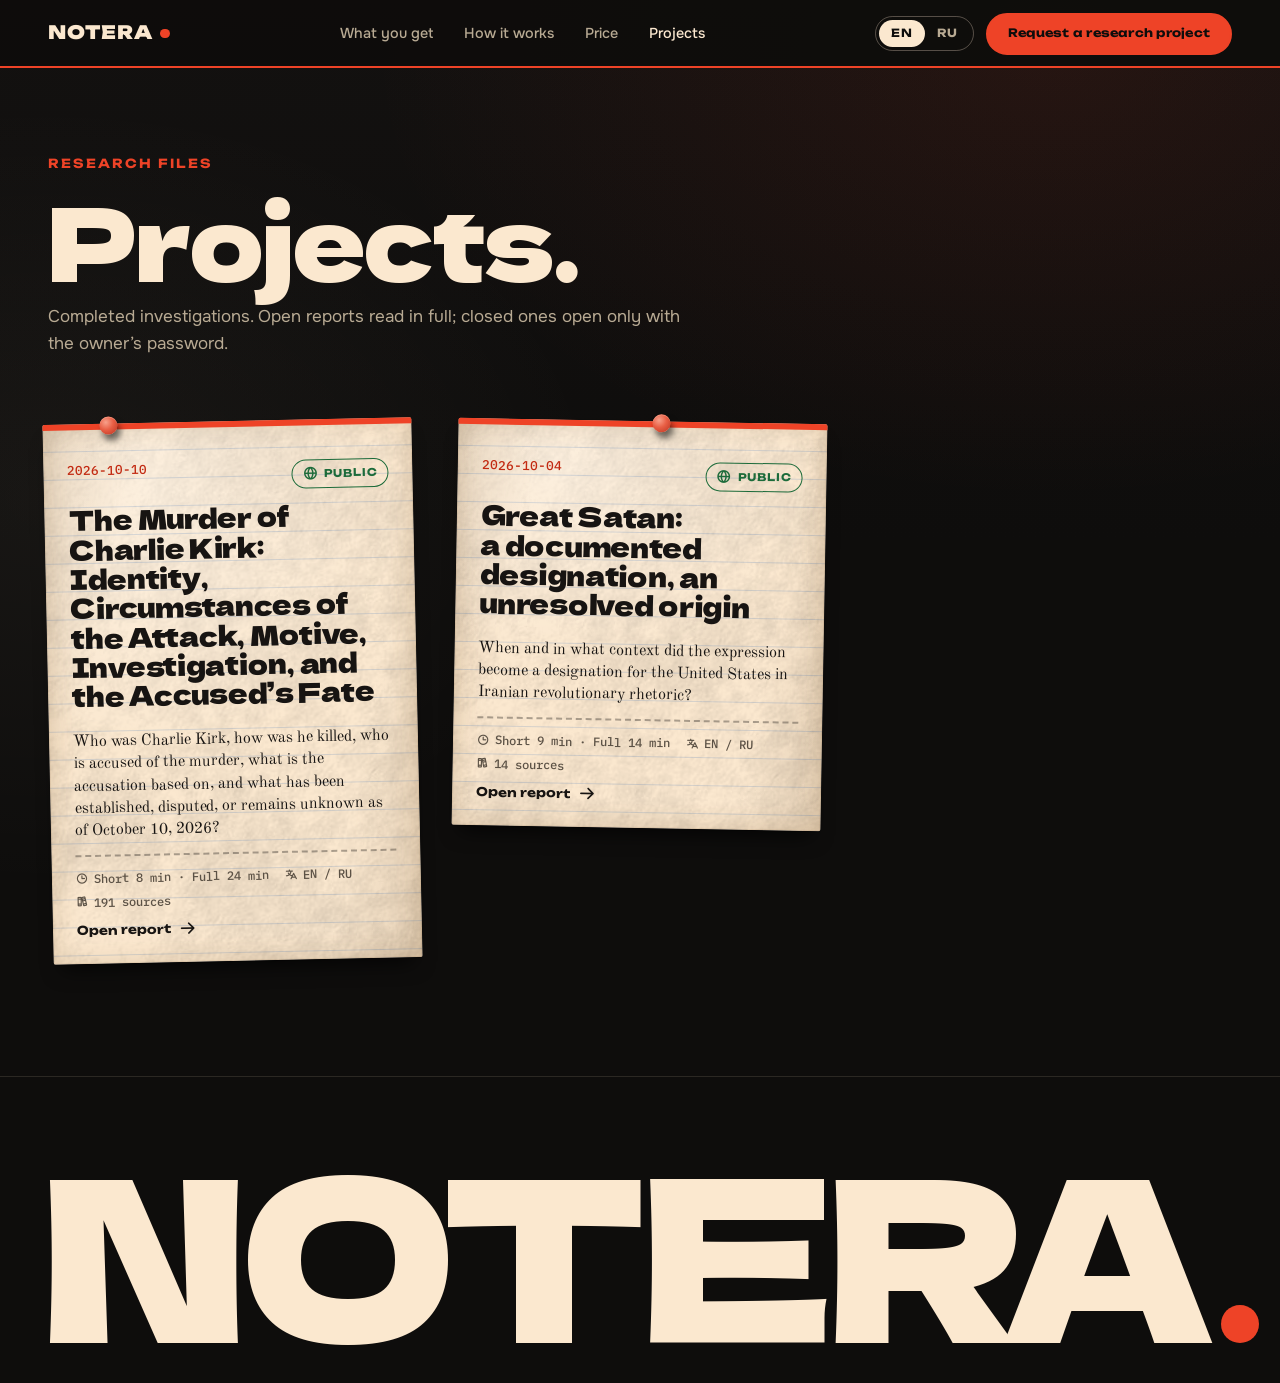
<file: projects/index.html>
<!doctype html>
<html lang="en">
<head>
<meta charset="utf-8">
<meta name="viewport" content="width=device-width, initial-scale=1">
<title>Projects - NOTERA</title>
<meta name="description" content="NOTERA research projects. Every conclusion opens to evidence and the original source.">
<meta name="theme-color" content="#0e0d0c">
<meta name="color-scheme" content="dark">
<link rel="canonical" href="https://phnem.github.io/NOTERA/projects/">
<script>document.documentElement.classList.add('js')</script>
<link rel="icon" href="data:image/svg+xml,%3Csvg xmlns=%27http://www.w3.org/2000/svg%27 viewBox=%270 0 32 32%27%3E%3Crect width=%2732%27 height=%2732%27 rx=%277%27 fill=%27%230e0d0c%27/%3E%3Ccircle cx=%2716%27 cy=%2716%27 r=%277%27 fill=%27%23ee4327%27/%3E%3C/svg%3E">
<link rel="preload" href="../assets/fonts/dela-gothic-one-latin-41f77d.woff2" as="font" type="font/woff2" crossorigin>
<link rel="stylesheet" href="../css/fonts.css">
<link rel="stylesheet" href="../assets/vendor/phosphor/style.css">
<link rel="stylesheet" href="../css/styles.css">
<link rel="stylesheet" href="../css/pages.css">
</head>
<body>

<header class="nav">
  <a class="nav__brand" href="../" aria-label="NOTERA home">NOTERA<i class="nav__dot"></i></a>
  <nav class="nav__links" aria-label="Primary">
    <a href="../#dossier" data-i18n="nav.deliver">What you get</a>
    <a href="../#process" data-i18n="nav.how">How it works</a>
    <a href="../#price" data-i18n="nav.price">Price</a>
    <a href="./" aria-current="page" data-i18n="nav.projects">Projects</a>
  </nav>
  <div class="nav__end">
    <div class="lang" role="group" aria-label="Language">
      <button type="button" data-lang="en" aria-pressed="true">EN</button>
      <button type="button" data-lang="ru" aria-pressed="false">RU</button>
    </div>
    <a class="btn btn--sm" href="../#request" data-i18n="cta.request">Request a research project</a>
  </div>
</header>

<main class="page">
  <div class="wrap">
    <div class="page__head">
      <p class="eyebrow" data-i18n="p.eyebrow">Research files</p>
      <h1 class="display" data-i18n="p.title">Projects.</h1>
      <p class="sub" data-i18n="p.sub">Completed investigations. Open reports read in full; closed ones open only with the owner's password.</p>
    </div>
    <div class="projects" id="projects" aria-live="polite">
      <p class="loading" data-i18n="p.loading">Loading projects…</p>
    </div>
  </div>
</main>

<footer class="foot">
  <div class="wrap">
    <a class="foot__word" href="../" aria-label="NOTERA home">NOTERA<i class="foot__dot"></i></a>
  </div>
</footer>

<script src="../js/pages.js"></script>
<script src="../js/projects.js"></script>
</body>
</html>
</file>
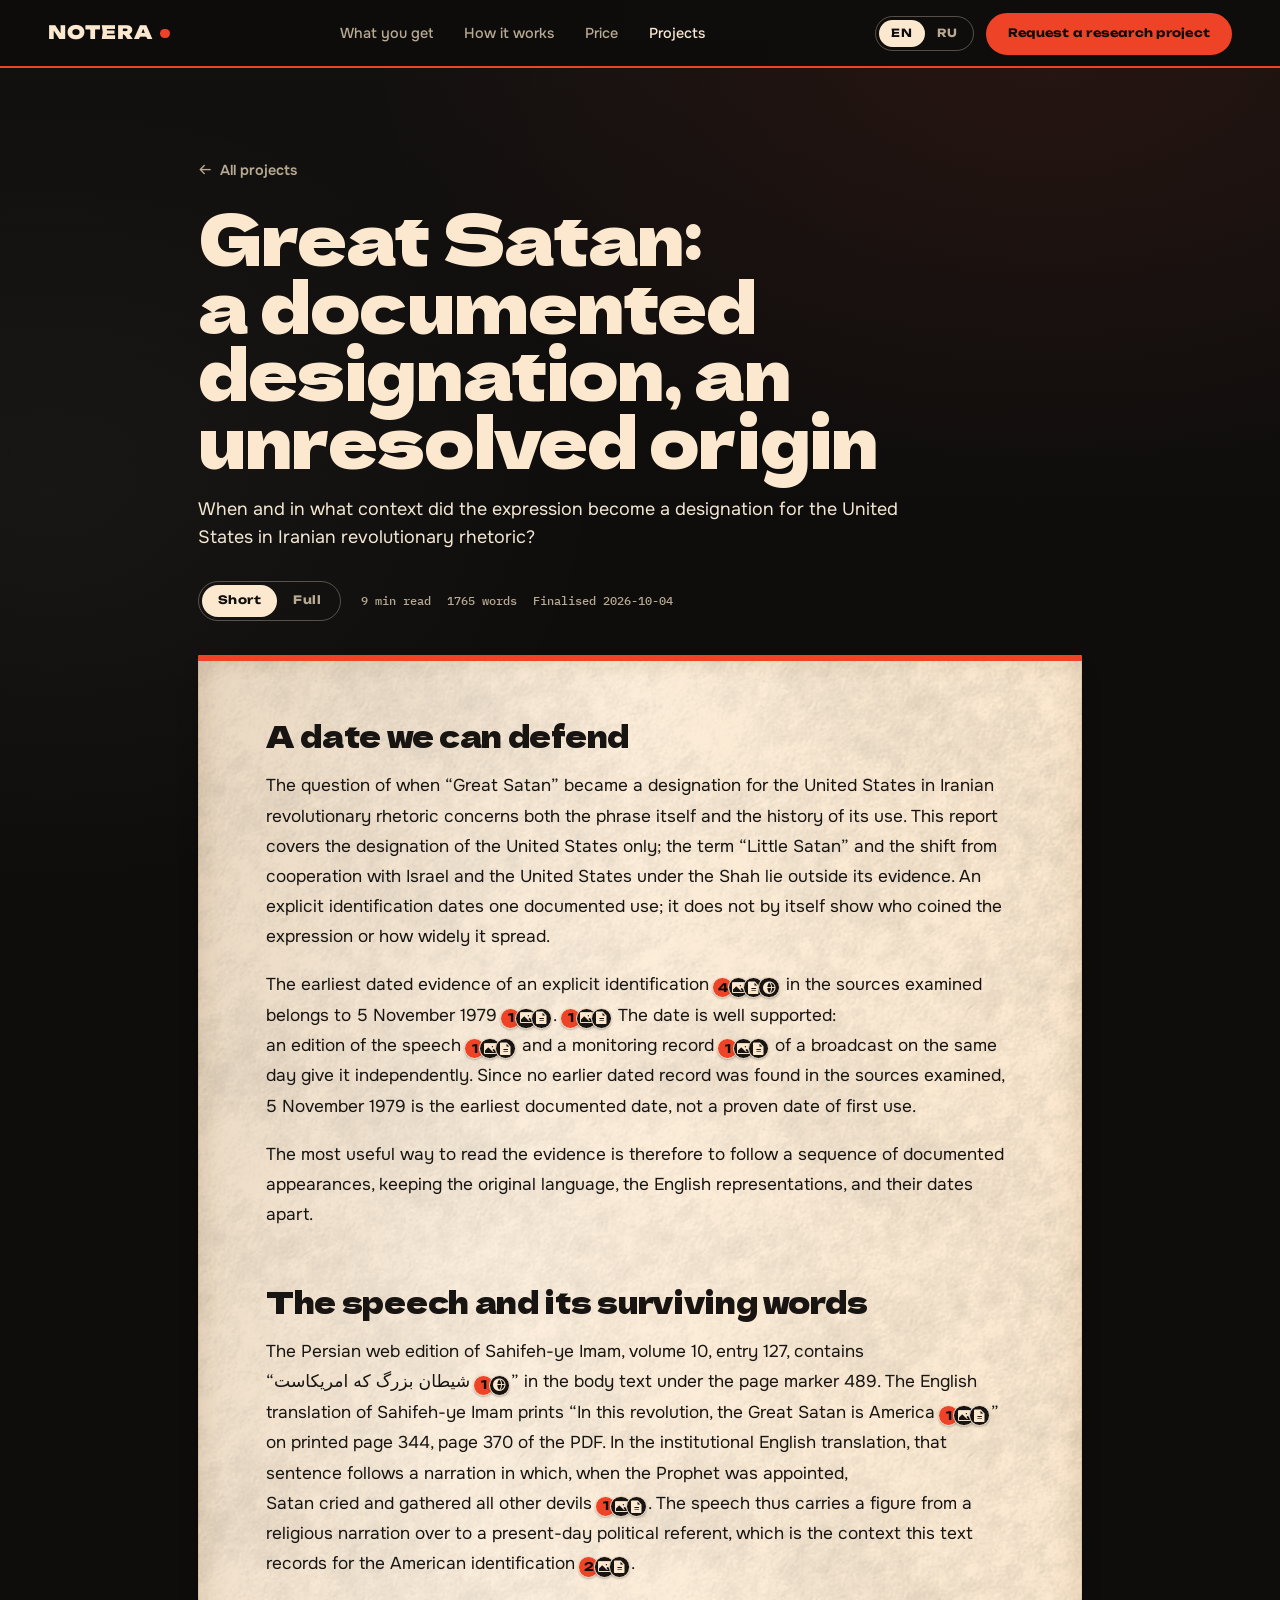
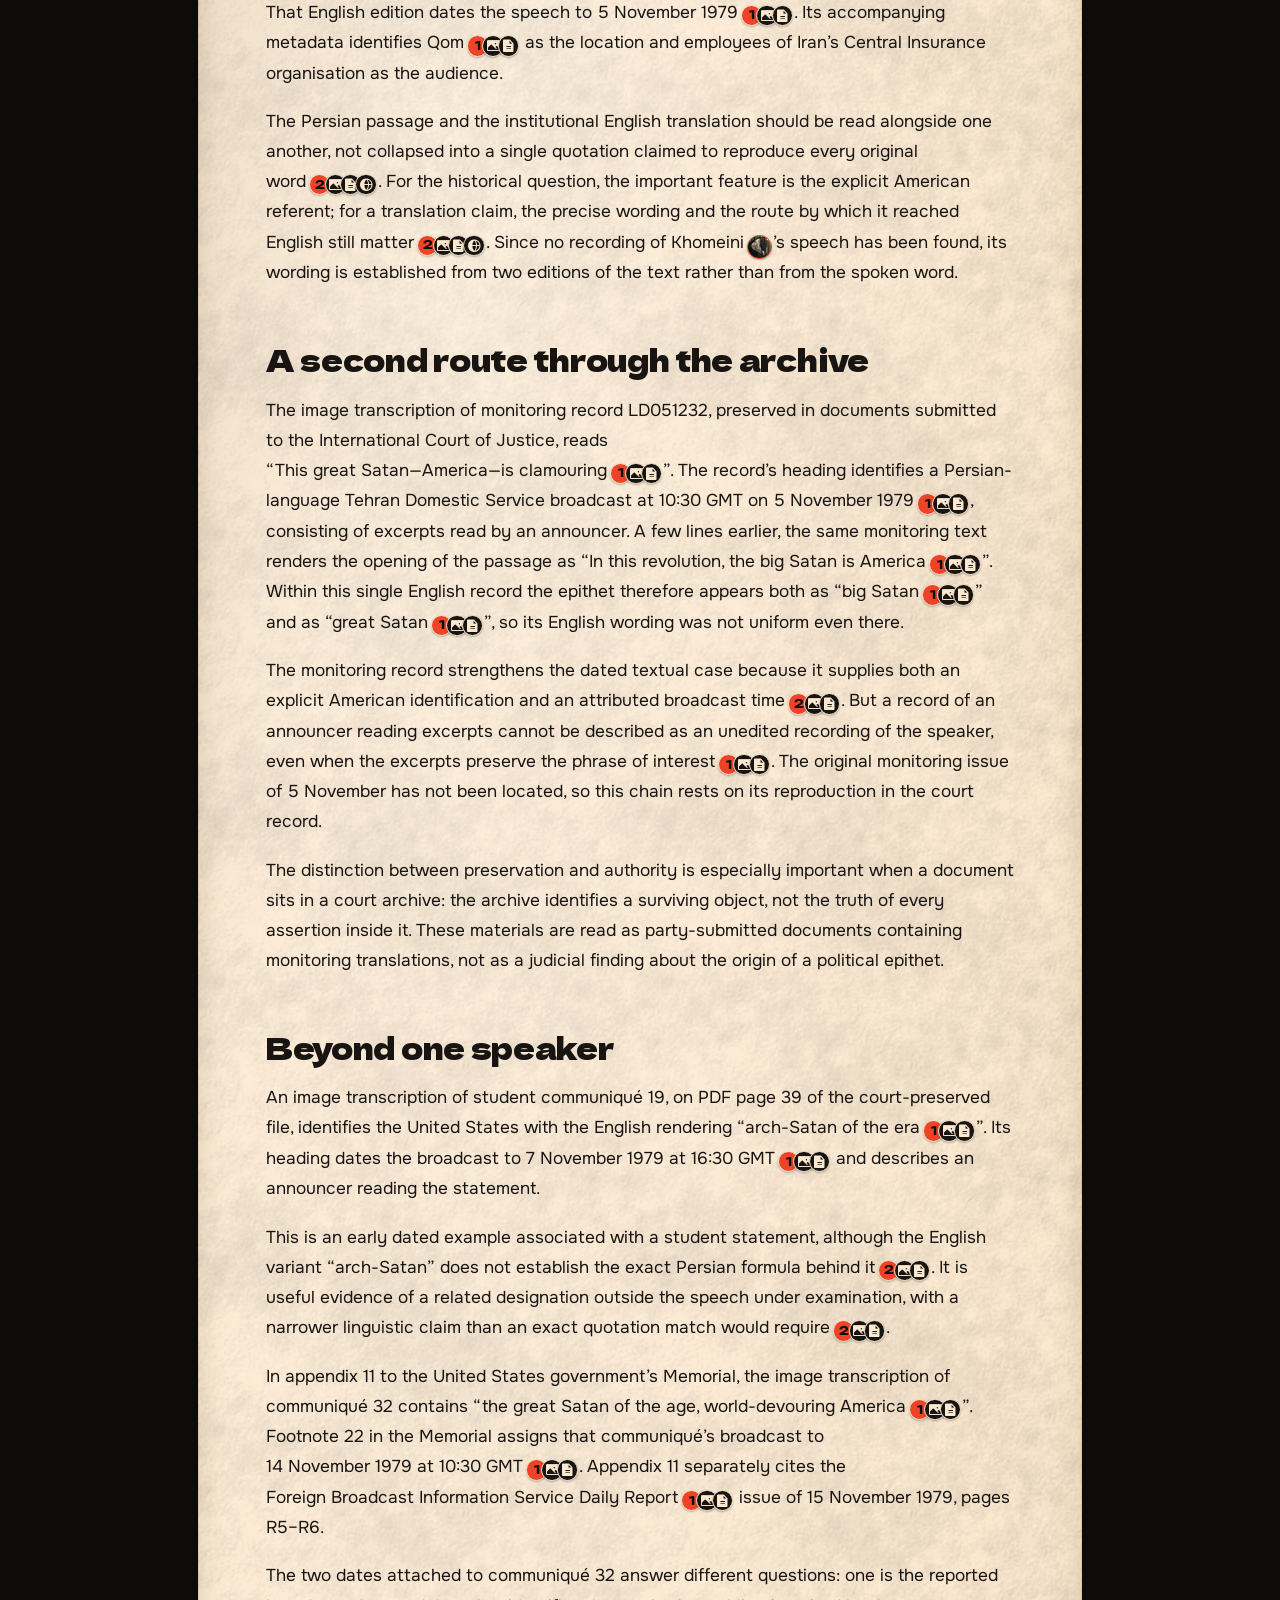
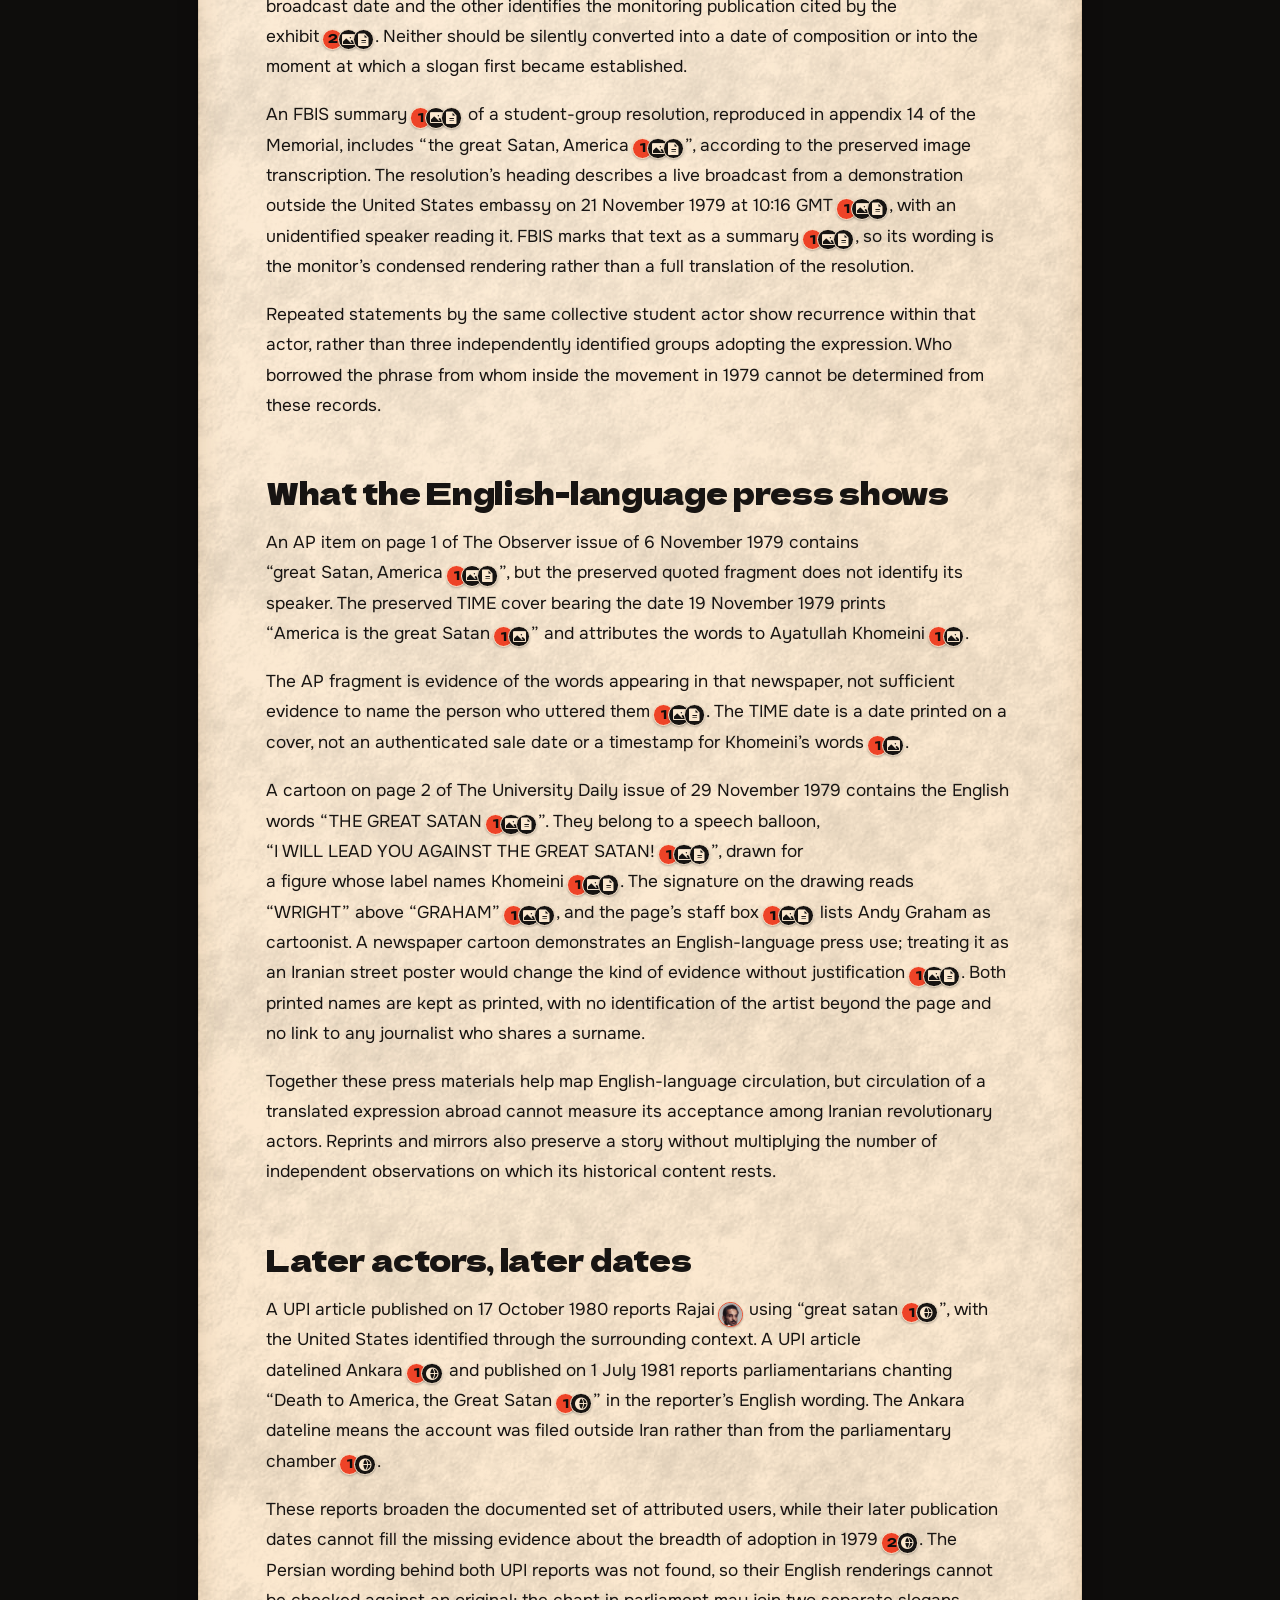
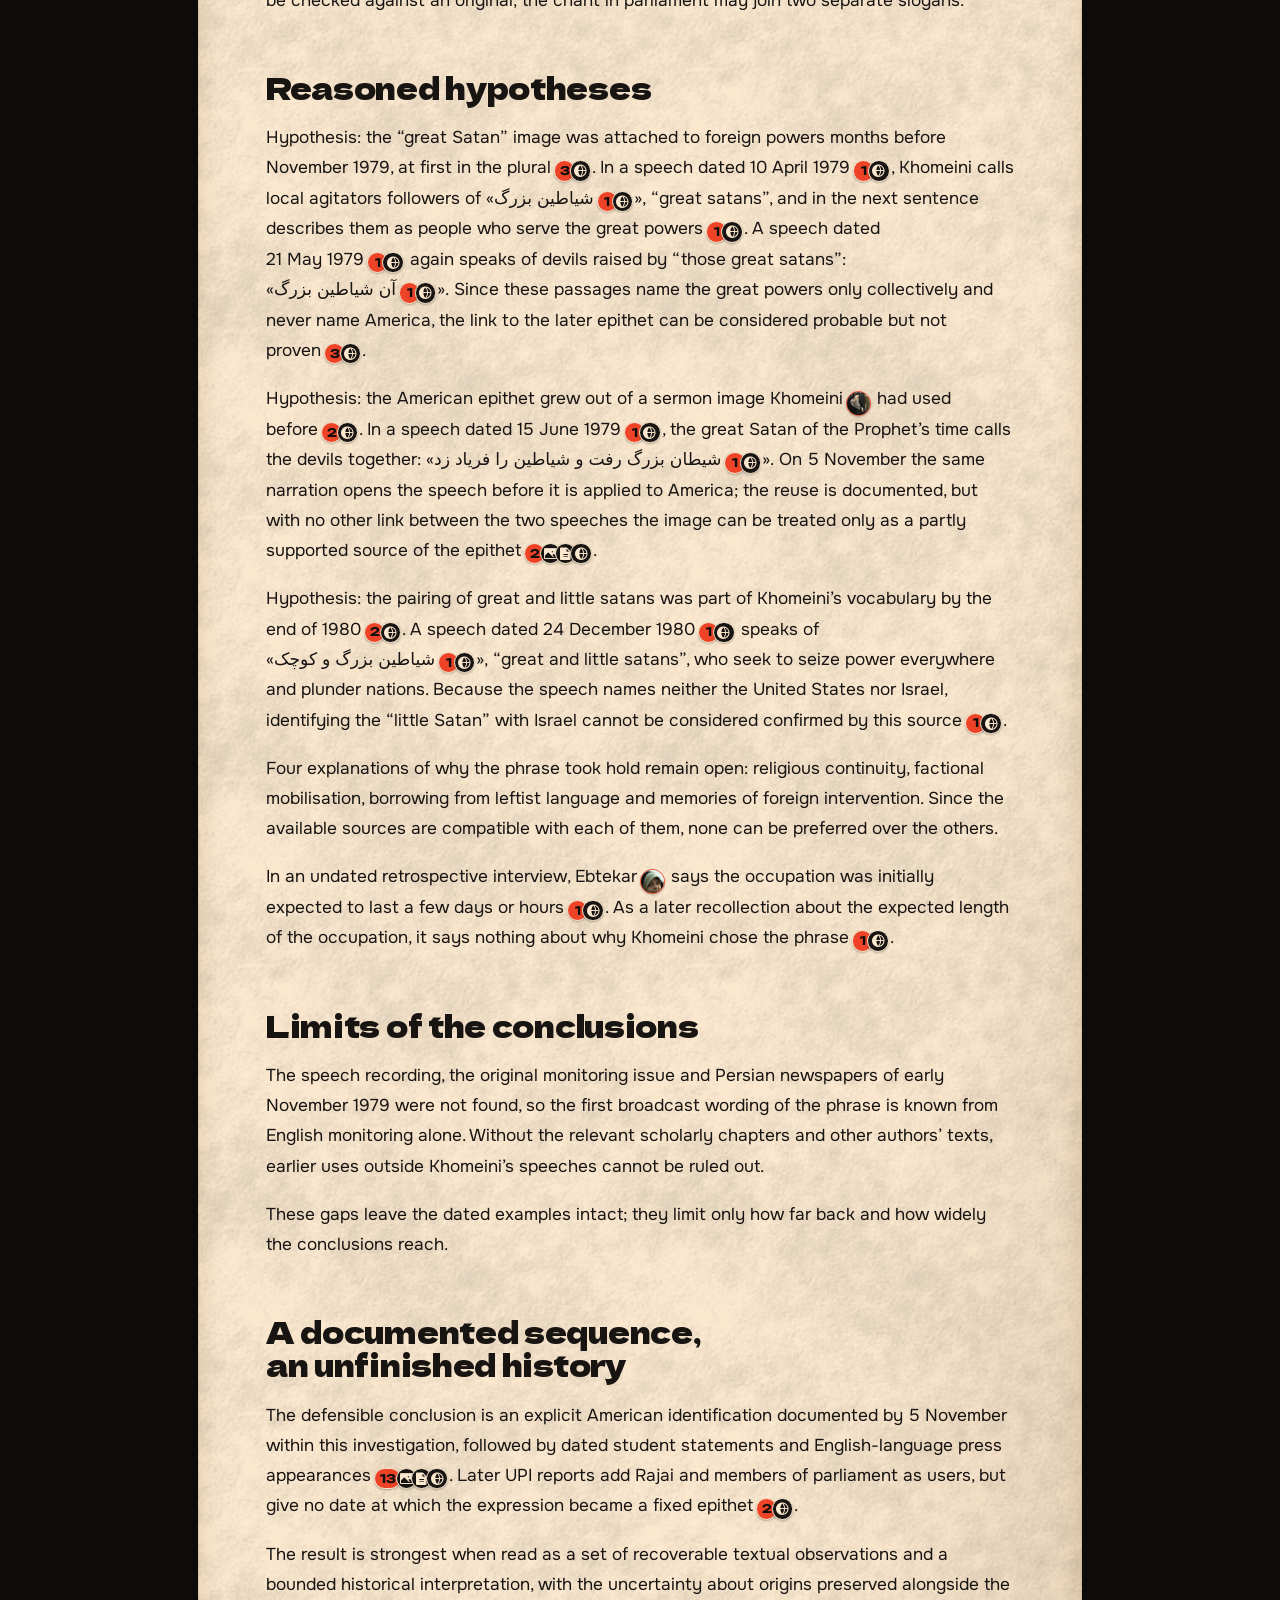
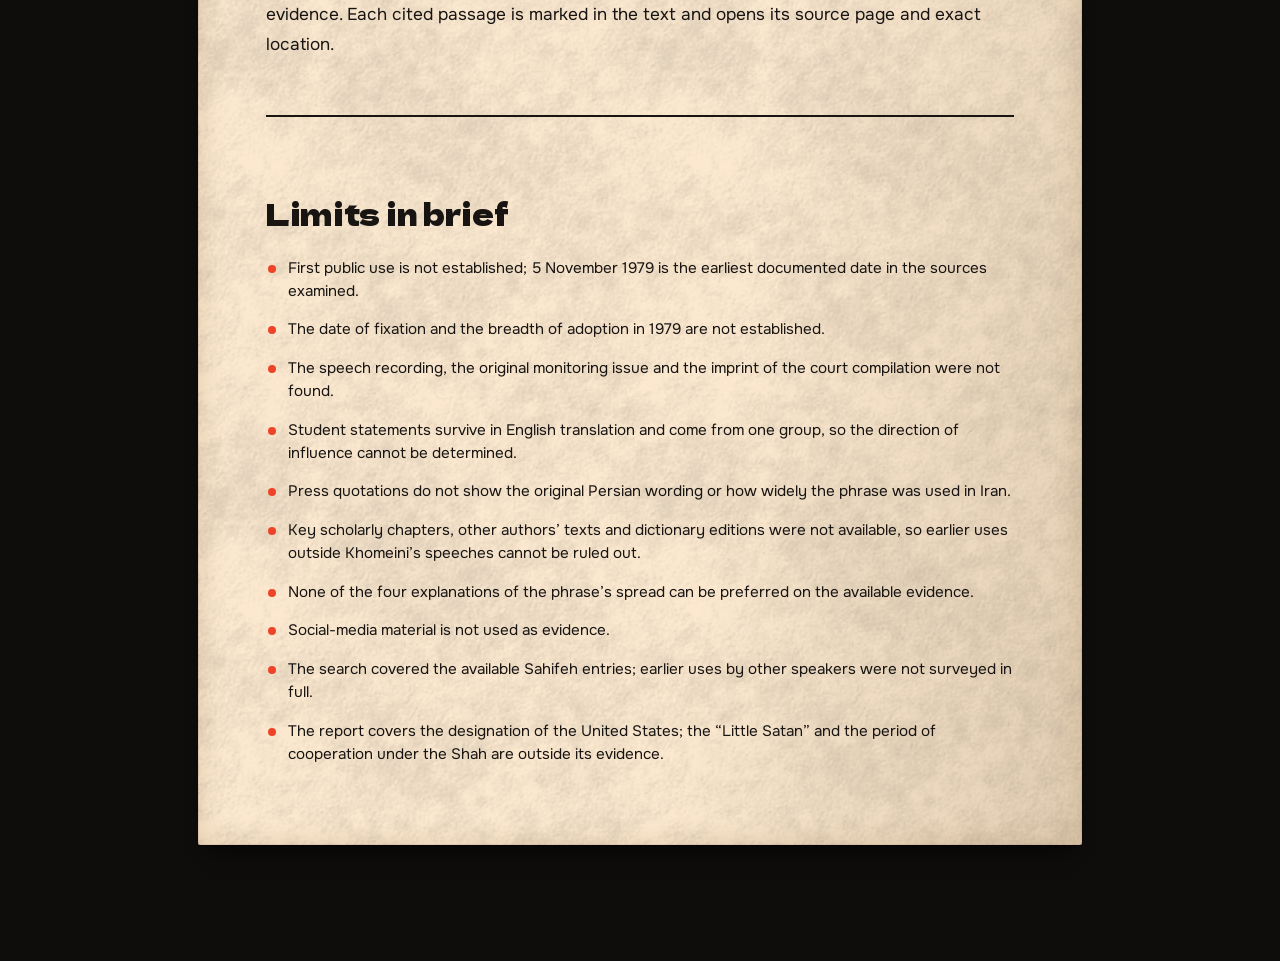
<file: projects/great-satan/index.html>
<!doctype html>
<html lang="en">
<head>
<meta charset="utf-8">
<meta name="viewport" content="width=device-width, initial-scale=1">
<title>Report - NOTERA</title>
<meta name="theme-color" content="#0e0d0c">
<meta name="color-scheme" content="dark">
<meta name="robots" content="noindex">
<meta name="referrer" content="no-referrer">
<script>document.documentElement.classList.add('js')</script>
<link rel="icon" href="data:image/svg+xml,%3Csvg xmlns=%27http://www.w3.org/2000/svg%27 viewBox=%270 0 32 32%27%3E%3Crect width=%2732%27 height=%2732%27 rx=%277%27 fill=%27%230e0d0c%27/%3E%3Ccircle cx=%2716%27 cy=%2716%27 r=%277%27 fill=%27%23ee4327%27/%3E%3C/svg%3E">
<link rel="preload" href="../../assets/fonts/dela-gothic-one-latin-41f77d.woff2" as="font" type="font/woff2" crossorigin>
<link rel="stylesheet" href="../../css/fonts.css">
<link rel="stylesheet" href="../../assets/vendor/phosphor/style.css">
<link rel="stylesheet" href="../../assets/vendor/phosphor-fill/style.css">
<link rel="stylesheet" href="../../css/styles.css">
<link rel="stylesheet" href="../../css/pages.css">
</head>
<body>

<header class="nav">
  <a class="nav__brand" href="../../" aria-label="NOTERA home">NOTERA<i class="nav__dot"></i></a>
  <nav class="nav__links" aria-label="Primary">
    <a href="../../#dossier" data-i18n="nav.deliver">What you get</a>
    <a href="../../#process" data-i18n="nav.how">How it works</a>
    <a href="../../#price" data-i18n="nav.price">Price</a>
    <a href="../" aria-current="page" data-i18n="nav.projects">Projects</a>
  </nav>
  <div class="nav__end">
    <div class="lang" role="group" aria-label="Language">
      <button type="button" data-lang="en" aria-pressed="true">EN</button>
      <button type="button" data-lang="ru" aria-pressed="false">RU</button>
    </div>
    <a class="btn btn--sm" href="../../#request" data-i18n="cta.request">Request a research project</a>
  </div>
</header>

<main class="page">
  <div class="wrap reader" id="report" aria-live="polite"></div>
</main>

<aside class="side" id="side" role="dialog" aria-modal="false" aria-labelledby="side-title" hidden>
  <div class="side__head">
    <div>
      <p class="eyebrow" id="side-kicker">Sources</p>
      <p class="side__title" id="side-title"></p>
    </div>
    <button type="button" class="side__x" id="side-x"><i class="ph-bold ph-x" aria-hidden="true"></i><span class="visually-hidden" data-i18n="r.close">Close sources</span></button>
  </div>
  <div class="side__body" id="side-body"></div>
</aside>

<div class="lightbox" id="lightbox" role="dialog" aria-modal="true" aria-label="Material viewer" hidden>
  <div class="lightbox__bar">
    <p class="lightbox__cap" id="lightbox-cap"></p>
    <a class="pill pill--dark" id="lightbox-dl" href="#" download><i class="ph-bold ph-download-simple" aria-hidden="true"></i><span data-i18n="r.download">Download</span></a>
    <button type="button" class="side__x" id="lightbox-x"><i class="ph-bold ph-x" aria-hidden="true"></i><span class="visually-hidden" data-i18n="r.closeView">Close</span></button>
  </div>
  <div class="lightbox__stage" id="lightbox-stage"></div>
</div>

<div class="toast" id="toast" role="status" aria-live="polite"></div>

<script src="../../js/pages.js"></script>
<script src="../../js/report.js"></script>
</body>
</html>
</file>
<file: css/fonts.css>
/* Self-hosted from Google Fonts (OFL / Apache-2.0). Subsets: latin, cyrillic, arabic, hebrew. */
@font-face {
  font-family: 'Amiri';
  font-style: normal;
  font-weight: 400;
  font-display: swap;
  src: url(../assets/fonts/amiri-arabic-1bb639.woff2) format('woff2');
  unicode-range: U+0600-06FF, U+0750-077F, U+0870-088E, U+0890-0891, U+0897-08E1, U+08E3-08FF, U+200C-200E, U+2010-2011, U+204F, U+2E41, U+FB50-FDFF, U+FE70-FE74, U+FE76-FEFC, U+102E0-102FB, U+10E60-10E7E, U+10EC2-10EC4, U+10EFC-10EFF, U+1EE00-1EE03, U+1EE05-1EE1F, U+1EE21-1EE22, U+1EE24, U+1EE27, U+1EE29-1EE32, U+1EE34-1EE37, U+1EE39, U+1EE3B, U+1EE42, U+1EE47, U+1EE49, U+1EE4B, U+1EE4D-1EE4F, U+1EE51-1EE52, U+1EE54, U+1EE57, U+1EE59, U+1EE5B, U+1EE5D, U+1EE5F, U+1EE61-1EE62, U+1EE64, U+1EE67-1EE6A, U+1EE6C-1EE72, U+1EE74-1EE77, U+1EE79-1EE7C, U+1EE7E, U+1EE80-1EE89, U+1EE8B-1EE9B, U+1EEA1-1EEA3, U+1EEA5-1EEA9, U+1EEAB-1EEBB, U+1EEF0-1EEF1;
}
@font-face {
  font-family: 'Amiri';
  font-style: normal;
  font-weight: 400;
  font-display: swap;
  src: url(../assets/fonts/amiri-latin-67f373.woff2) format('woff2');
  unicode-range: U+0000-00FF, U+0131, U+0152-0153, U+02BB-02BC, U+02C6, U+02DA, U+02DC, U+0304, U+0308, U+0329, U+2000-206F, U+20AC, U+2122, U+2191, U+2193, U+2212, U+2215, U+FEFF, U+FFFD;
}
@font-face {
  font-family: 'Amiri';
  font-style: normal;
  font-weight: 700;
  font-display: swap;
  src: url(../assets/fonts/amiri-arabic-5c7846.woff2) format('woff2');
  unicode-range: U+0600-06FF, U+0750-077F, U+0870-088E, U+0890-0891, U+0897-08E1, U+08E3-08FF, U+200C-200E, U+2010-2011, U+204F, U+2E41, U+FB50-FDFF, U+FE70-FE74, U+FE76-FEFC, U+102E0-102FB, U+10E60-10E7E, U+10EC2-10EC4, U+10EFC-10EFF, U+1EE00-1EE03, U+1EE05-1EE1F, U+1EE21-1EE22, U+1EE24, U+1EE27, U+1EE29-1EE32, U+1EE34-1EE37, U+1EE39, U+1EE3B, U+1EE42, U+1EE47, U+1EE49, U+1EE4B, U+1EE4D-1EE4F, U+1EE51-1EE52, U+1EE54, U+1EE57, U+1EE59, U+1EE5B, U+1EE5D, U+1EE5F, U+1EE61-1EE62, U+1EE64, U+1EE67-1EE6A, U+1EE6C-1EE72, U+1EE74-1EE77, U+1EE79-1EE7C, U+1EE7E, U+1EE80-1EE89, U+1EE8B-1EE9B, U+1EEA1-1EEA3, U+1EEA5-1EEA9, U+1EEAB-1EEBB, U+1EEF0-1EEF1;
}
@font-face {
  font-family: 'Amiri';
  font-style: normal;
  font-weight: 700;
  font-display: swap;
  src: url(../assets/fonts/amiri-latin-d1c56a.woff2) format('woff2');
  unicode-range: U+0000-00FF, U+0131, U+0152-0153, U+02BB-02BC, U+02C6, U+02DA, U+02DC, U+0304, U+0308, U+0329, U+2000-206F, U+20AC, U+2122, U+2191, U+2193, U+2212, U+2215, U+FEFF, U+FFFD;
}
@font-face {
  font-family: 'Dela Gothic One';
  font-style: normal;
  font-weight: 400;
  font-display: swap;
  src: url(../assets/fonts/dela-gothic-one-cyrillic-1ac91a.woff2) format('woff2');
  unicode-range: U+0301, U+0400-045F, U+0490-0491, U+04B0-04B1, U+2116;
}
@font-face {
  font-family: 'Dela Gothic One';
  font-style: normal;
  font-weight: 400;
  font-display: swap;
  src: url(../assets/fonts/dela-gothic-one-latin-41f77d.woff2) format('woff2');
  unicode-range: U+0000-00FF, U+0131, U+0152-0153, U+02BB-02BC, U+02C6, U+02DA, U+02DC, U+0304, U+0308, U+0329, U+2000-206F, U+20AC, U+2122, U+2191, U+2193, U+2212, U+2215, U+FEFF, U+FFFD;
}
@font-face {
  font-family: 'Frank Ruhl Libre';
  font-style: normal;
  font-weight: 400;
  font-display: swap;
  src: url(../assets/fonts/frank-ruhl-libre-hebrew-752c69.woff2) format('woff2');
  unicode-range: U+0307-0308, U+0590-05FF, U+200C-2010, U+20AA, U+25CC, U+FB1D-FB4F;
}
@font-face {
  font-family: 'Frank Ruhl Libre';
  font-style: normal;
  font-weight: 400;
  font-display: swap;
  src: url(../assets/fonts/frank-ruhl-libre-latin-bffb20.woff2) format('woff2');
  unicode-range: U+0000-00FF, U+0131, U+0152-0153, U+02BB-02BC, U+02C6, U+02DA, U+02DC, U+0304, U+0308, U+0329, U+2000-206F, U+20AC, U+2122, U+2191, U+2193, U+2212, U+2215, U+FEFF, U+FFFD;
}
@font-face {
  font-family: 'Frank Ruhl Libre';
  font-style: normal;
  font-weight: 700;
  font-display: swap;
  src: url(../assets/fonts/frank-ruhl-libre-hebrew-752c69.woff2) format('woff2');
  unicode-range: U+0307-0308, U+0590-05FF, U+200C-2010, U+20AA, U+25CC, U+FB1D-FB4F;
}
@font-face {
  font-family: 'Frank Ruhl Libre';
  font-style: normal;
  font-weight: 700;
  font-display: swap;
  src: url(../assets/fonts/frank-ruhl-libre-latin-bffb20.woff2) format('woff2');
  unicode-range: U+0000-00FF, U+0131, U+0152-0153, U+02BB-02BC, U+02C6, U+02DA, U+02DC, U+0304, U+0308, U+0329, U+2000-206F, U+20AC, U+2122, U+2191, U+2193, U+2212, U+2215, U+FEFF, U+FFFD;
}
@font-face {
  font-family: 'IBM Plex Mono';
  font-style: normal;
  font-weight: 400;
  font-display: swap;
  src: url(../assets/fonts/ibm-plex-mono-cyrillic-7febd1.woff2) format('woff2');
  unicode-range: U+0301, U+0400-045F, U+0490-0491, U+04B0-04B1, U+2116;
}
@font-face {
  font-family: 'IBM Plex Mono';
  font-style: normal;
  font-weight: 400;
  font-display: swap;
  src: url(../assets/fonts/ibm-plex-mono-latin-d196e8.woff2) format('woff2');
  unicode-range: U+0000-00FF, U+0131, U+0152-0153, U+02BB-02BC, U+02C6, U+02DA, U+02DC, U+0304, U+0308, U+0329, U+2000-206F, U+20AC, U+2122, U+2191, U+2193, U+2212, U+2215, U+FEFF, U+FFFD;
}
@font-face {
  font-family: 'IBM Plex Mono';
  font-style: normal;
  font-weight: 500;
  font-display: swap;
  src: url(../assets/fonts/ibm-plex-mono-cyrillic-5907a9.woff2) format('woff2');
  unicode-range: U+0301, U+0400-045F, U+0490-0491, U+04B0-04B1, U+2116;
}
@font-face {
  font-family: 'IBM Plex Mono';
  font-style: normal;
  font-weight: 500;
  font-display: swap;
  src: url(../assets/fonts/ibm-plex-mono-latin-a7544c.woff2) format('woff2');
  unicode-range: U+0000-00FF, U+0131, U+0152-0153, U+02BB-02BC, U+02C6, U+02DA, U+02DC, U+0304, U+0308, U+0329, U+2000-206F, U+20AC, U+2122, U+2191, U+2193, U+2212, U+2215, U+FEFF, U+FFFD;
}
@font-face {
  font-family: 'Old Standard TT';
  font-style: italic;
  font-weight: 400;
  font-display: swap;
  src: url(../assets/fonts/old-standard-tt-cyrillic-e16384.woff2) format('woff2');
  unicode-range: U+0301, U+0400-045F, U+0490-0491, U+04B0-04B1, U+2116;
}
@font-face {
  font-family: 'Old Standard TT';
  font-style: italic;
  font-weight: 400;
  font-display: swap;
  src: url(../assets/fonts/old-standard-tt-latin-028537.woff2) format('woff2');
  unicode-range: U+0000-00FF, U+0131, U+0152-0153, U+02BB-02BC, U+02C6, U+02DA, U+02DC, U+0304, U+0308, U+0329, U+2000-206F, U+20AC, U+2122, U+2191, U+2193, U+2212, U+2215, U+FEFF, U+FFFD;
}
@font-face {
  font-family: 'Old Standard TT';
  font-style: normal;
  font-weight: 400;
  font-display: swap;
  src: url(../assets/fonts/old-standard-tt-cyrillic-655569.woff2) format('woff2');
  unicode-range: U+0301, U+0400-045F, U+0490-0491, U+04B0-04B1, U+2116;
}
@font-face {
  font-family: 'Old Standard TT';
  font-style: normal;
  font-weight: 400;
  font-display: swap;
  src: url(../assets/fonts/old-standard-tt-latin-c199f1.woff2) format('woff2');
  unicode-range: U+0000-00FF, U+0131, U+0152-0153, U+02BB-02BC, U+02C6, U+02DA, U+02DC, U+0304, U+0308, U+0329, U+2000-206F, U+20AC, U+2122, U+2191, U+2193, U+2212, U+2215, U+FEFF, U+FFFD;
}
@font-face {
  font-family: 'Old Standard TT';
  font-style: normal;
  font-weight: 700;
  font-display: swap;
  src: url(../assets/fonts/old-standard-tt-cyrillic-4ad759.woff2) format('woff2');
  unicode-range: U+0301, U+0400-045F, U+0490-0491, U+04B0-04B1, U+2116;
}
@font-face {
  font-family: 'Old Standard TT';
  font-style: normal;
  font-weight: 700;
  font-display: swap;
  src: url(../assets/fonts/old-standard-tt-latin-f0ee76.woff2) format('woff2');
  unicode-range: U+0000-00FF, U+0131, U+0152-0153, U+02BB-02BC, U+02C6, U+02DA, U+02DC, U+0304, U+0308, U+0329, U+2000-206F, U+20AC, U+2122, U+2191, U+2193, U+2212, U+2215, U+FEFF, U+FFFD;
}
@font-face {
  font-family: 'Onest';
  font-style: normal;
  font-weight: 400;
  font-display: swap;
  src: url(../assets/fonts/onest-cyrillic-4c7562.woff2) format('woff2');
  unicode-range: U+0301, U+0400-045F, U+0490-0491, U+04B0-04B1, U+2116;
}
@font-face {
  font-family: 'Onest';
  font-style: normal;
  font-weight: 400;
  font-display: swap;
  src: url(../assets/fonts/onest-latin-cebbb5.woff2) format('woff2');
  unicode-range: U+0000-00FF, U+0131, U+0152-0153, U+02BB-02BC, U+02C6, U+02DA, U+02DC, U+0304, U+0308, U+0329, U+2000-206F, U+20AC, U+2122, U+2191, U+2193, U+2212, U+2215, U+FEFF, U+FFFD;
}
@font-face {
  font-family: 'Onest';
  font-style: normal;
  font-weight: 500;
  font-display: swap;
  src: url(../assets/fonts/onest-cyrillic-4c7562.woff2) format('woff2');
  unicode-range: U+0301, U+0400-045F, U+0490-0491, U+04B0-04B1, U+2116;
}
@font-face {
  font-family: 'Onest';
  font-style: normal;
  font-weight: 500;
  font-display: swap;
  src: url(../assets/fonts/onest-latin-cebbb5.woff2) format('woff2');
  unicode-range: U+0000-00FF, U+0131, U+0152-0153, U+02BB-02BC, U+02C6, U+02DA, U+02DC, U+0304, U+0308, U+0329, U+2000-206F, U+20AC, U+2122, U+2191, U+2193, U+2212, U+2215, U+FEFF, U+FFFD;
}
@font-face {
  font-family: 'Onest';
  font-style: normal;
  font-weight: 600;
  font-display: swap;
  src: url(../assets/fonts/onest-cyrillic-4c7562.woff2) format('woff2');
  unicode-range: U+0301, U+0400-045F, U+0490-0491, U+04B0-04B1, U+2116;
}
@font-face {
  font-family: 'Onest';
  font-style: normal;
  font-weight: 600;
  font-display: swap;
  src: url(../assets/fonts/onest-latin-cebbb5.woff2) format('woff2');
  unicode-range: U+0000-00FF, U+0131, U+0152-0153, U+02BB-02BC, U+02C6, U+02DA, U+02DC, U+0304, U+0308, U+0329, U+2000-206F, U+20AC, U+2122, U+2191, U+2193, U+2212, U+2215, U+FEFF, U+FFFD;
}
@font-face {
  font-family: 'Unbounded';
  font-style: normal;
  font-weight: 500;
  font-display: swap;
  src: url(../assets/fonts/unbounded-cyrillic-c86556.woff2) format('woff2');
  unicode-range: U+0301, U+0400-045F, U+0490-0491, U+04B0-04B1, U+2116;
}
@font-face {
  font-family: 'Unbounded';
  font-style: normal;
  font-weight: 500;
  font-display: swap;
  src: url(../assets/fonts/unbounded-latin-06f2e4.woff2) format('woff2');
  unicode-range: U+0000-00FF, U+0131, U+0152-0153, U+02BB-02BC, U+02C6, U+02DA, U+02DC, U+0304, U+0308, U+0329, U+2000-206F, U+20AC, U+2122, U+2191, U+2193, U+2212, U+2215, U+FEFF, U+FFFD;
}
@font-face {
  font-family: 'Unbounded';
  font-style: normal;
  font-weight: 700;
  font-display: swap;
  src: url(../assets/fonts/unbounded-cyrillic-c86556.woff2) format('woff2');
  unicode-range: U+0301, U+0400-045F, U+0490-0491, U+04B0-04B1, U+2116;
}
@font-face {
  font-family: 'Unbounded';
  font-style: normal;
  font-weight: 700;
  font-display: swap;
  src: url(../assets/fonts/unbounded-latin-06f2e4.woff2) format('woff2');
  unicode-range: U+0000-00FF, U+0131, U+0152-0153, U+02BB-02BC, U+02C6, U+02DA, U+02DC, U+0304, U+0308, U+0329, U+2000-206F, U+20AC, U+2122, U+2191, U+2193, U+2212, U+2215, U+FEFF, U+FFFD;
}
@font-face {
  font-family: 'Unbounded';
  font-style: normal;
  font-weight: 900;
  font-display: swap;
  src: url(../assets/fonts/unbounded-cyrillic-c86556.woff2) format('woff2');
  unicode-range: U+0301, U+0400-045F, U+0490-0491, U+04B0-04B1, U+2116;
}
@font-face {
  font-family: 'Unbounded';
  font-style: normal;
  font-weight: 900;
  font-display: swap;
  src: url(../assets/fonts/unbounded-latin-06f2e4.woff2) format('woff2');
  unicode-range: U+0000-00FF, U+0131, U+0152-0153, U+02BB-02BC, U+02C6, U+02DA, U+02DC, U+0304, U+0308, U+0329, U+2000-206F, U+20AC, U+2122, U+2191, U+2193, U+2212, U+2215, U+FEFF, U+FFFD;
}
@font-face {
  font-family: 'Vazirmatn';
  font-style: normal;
  font-weight: 400;
  font-display: swap;
  src: url(../assets/fonts/vazirmatn-arabic-b37f90.woff2) format('woff2');
  unicode-range: U+0600-06FF, U+0750-077F, U+0870-088E, U+0890-0891, U+0897-08E1, U+08E3-08FF, U+200C-200E, U+2010-2011, U+204F, U+2E41, U+FB50-FDFF, U+FE70-FE74, U+FE76-FEFC, U+102E0-102FB, U+10E60-10E7E, U+10EC2-10EC4, U+10EFC-10EFF, U+1EE00-1EE03, U+1EE05-1EE1F, U+1EE21-1EE22, U+1EE24, U+1EE27, U+1EE29-1EE32, U+1EE34-1EE37, U+1EE39, U+1EE3B, U+1EE42, U+1EE47, U+1EE49, U+1EE4B, U+1EE4D-1EE4F, U+1EE51-1EE52, U+1EE54, U+1EE57, U+1EE59, U+1EE5B, U+1EE5D, U+1EE5F, U+1EE61-1EE62, U+1EE64, U+1EE67-1EE6A, U+1EE6C-1EE72, U+1EE74-1EE77, U+1EE79-1EE7C, U+1EE7E, U+1EE80-1EE89, U+1EE8B-1EE9B, U+1EEA1-1EEA3, U+1EEA5-1EEA9, U+1EEAB-1EEBB, U+1EEF0-1EEF1;
}
@font-face {
  font-family: 'Vazirmatn';
  font-style: normal;
  font-weight: 400;
  font-display: swap;
  src: url(../assets/fonts/vazirmatn-latin-f50a38.woff2) format('woff2');
  unicode-range: U+0000-00FF, U+0131, U+0152-0153, U+02BB-02BC, U+02C6, U+02DA, U+02DC, U+0304, U+0308, U+0329, U+2000-206F, U+20AC, U+2122, U+2191, U+2193, U+2212, U+2215, U+FEFF, U+FFFD;
}
@font-face {
  font-family: 'Vazirmatn';
  font-style: normal;
  font-weight: 700;
  font-display: swap;
  src: url(../assets/fonts/vazirmatn-arabic-b37f90.woff2) format('woff2');
  unicode-range: U+0600-06FF, U+0750-077F, U+0870-088E, U+0890-0891, U+0897-08E1, U+08E3-08FF, U+200C-200E, U+2010-2011, U+204F, U+2E41, U+FB50-FDFF, U+FE70-FE74, U+FE76-FEFC, U+102E0-102FB, U+10E60-10E7E, U+10EC2-10EC4, U+10EFC-10EFF, U+1EE00-1EE03, U+1EE05-1EE1F, U+1EE21-1EE22, U+1EE24, U+1EE27, U+1EE29-1EE32, U+1EE34-1EE37, U+1EE39, U+1EE3B, U+1EE42, U+1EE47, U+1EE49, U+1EE4B, U+1EE4D-1EE4F, U+1EE51-1EE52, U+1EE54, U+1EE57, U+1EE59, U+1EE5B, U+1EE5D, U+1EE5F, U+1EE61-1EE62, U+1EE64, U+1EE67-1EE6A, U+1EE6C-1EE72, U+1EE74-1EE77, U+1EE79-1EE7C, U+1EE7E, U+1EE80-1EE89, U+1EE8B-1EE9B, U+1EEA1-1EEA3, U+1EEA5-1EEA9, U+1EEAB-1EEBB, U+1EEF0-1EEF1;
}
@font-face {
  font-family: 'Vazirmatn';
  font-style: normal;
  font-weight: 700;
  font-display: swap;
  src: url(../assets/fonts/vazirmatn-latin-f50a38.woff2) format('woff2');
  unicode-range: U+0000-00FF, U+0131, U+0152-0153, U+02BB-02BC, U+02C6, U+02DA, U+02DC, U+0304, U+0308, U+0329, U+2000-206F, U+20AC, U+2122, U+2191, U+2193, U+2212, U+2215, U+FEFF, U+FFFD;
}

/* PT Serif italic (ParaType, OFL) for quotations */
@font-face { font-family: "PT Serif"; font-style: italic; font-weight: 400; font-display: swap; src: url("../assets/fonts/pt-serif-italic-cyrillic.woff2") format("woff2"); unicode-range: U+0301, U+0400-045F, U+0490-0491, U+04B0-04B1, U+2116; }
@font-face { font-family: "PT Serif"; font-style: italic; font-weight: 400; font-display: swap; src: url("../assets/fonts/pt-serif-italic-latin.woff2") format("woff2"); unicode-range: U+0000-00FF, U+0131, U+0152-0153, U+02BB-02BC, U+02C6, U+02DA, U+02DC, U+0304, U+0308, U+0329, U+2000-206F, U+20AC, U+2122, U+2191, U+2193, U+2212, U+2215, U+FEFF, U+FFFD; }
</file>
<file: assets/vendor/phosphor/style.css>
@font-face {
  font-family: "Phosphor-Bold";
  src: url("./Phosphor-Bold.woff2") format("woff2");
  font-weight: normal;
  font-style: normal;
  font-display: block;
}

.ph-bold {
  /* use !important to prevent issues with browser extensions that change fonts */
  font-family: "Phosphor-Bold" !important;
  speak: never;
  font-style: normal;
  font-weight: normal;
  font-variant: normal;
  text-transform: none;
  line-height: 1;

  /* Enable Ligatures ================ */
  letter-spacing: 0;
  -webkit-font-feature-settings: "liga";
  -moz-font-feature-settings: "liga=1";
  -moz-font-feature-settings: "liga";
  -ms-font-feature-settings: "liga" 1;
  font-feature-settings: "liga";
  -webkit-font-variant-ligatures: discretionary-ligatures;
  font-variant-ligatures: discretionary-ligatures;

  /* Better Font Rendering =========== */
  -webkit-font-smoothing: antialiased;
  -moz-osx-font-smoothing: grayscale;
}

.ph-bold.ph-acorn:before {
  content: "\eb9a";
}
.ph-bold.ph-address-book:before {
  content: "\e6f8";
}
.ph-bold.ph-address-book-tabs:before {
  content: "\ee4e";
}
.ph-bold.ph-air-traffic-control:before {
  content: "\ecd8";
}
.ph-bold.ph-airplane:before {
  content: "\e002";
}
.ph-bold.ph-airplane-in-flight:before {
  content: "\e4fe";
}
.ph-bold.ph-airplane-landing:before {
  content: "\e502";
}
.ph-bold.ph-airplane-takeoff:before {
  content: "\e504";
}
.ph-bold.ph-airplane-taxiing:before {
  content: "\e500";
}
.ph-bold.ph-airplane-tilt:before {
  content: "\e5d6";
}
.ph-bold.ph-airplay:before {
  content: "\e004";
}
.ph-bold.ph-alarm:before {
  content: "\e006";
}
.ph-bold.ph-alien:before {
  content: "\e8a6";
}
.ph-bold.ph-align-bottom:before {
  content: "\e506";
}
.ph-bold.ph-align-bottom-simple:before {
  content: "\eb0c";
}
.ph-bold.ph-align-center-horizontal:before {
  content: "\e50a";
}
.ph-bold.ph-align-center-horizontal-simple:before {
  content: "\eb0e";
}
.ph-bold.ph-align-center-vertical:before {
  content: "\e50c";
}
.ph-bold.ph-align-center-vertical-simple:before {
  content: "\eb10";
}
.ph-bold.ph-align-left:before {
  content: "\e50e";
}
.ph-bold.ph-align-left-simple:before {
  content: "\eaee";
}
.ph-bold.ph-align-right:before {
  content: "\e510";
}
.ph-bold.ph-align-right-simple:before {
  content: "\eb12";
}
.ph-bold.ph-align-top:before {
  content: "\e512";
}
.ph-bold.ph-align-top-simple:before {
  content: "\eb14";
}
.ph-bold.ph-amazon-logo:before {
  content: "\e96c";
}
.ph-bold.ph-ambulance:before {
  content: "\e572";
}
.ph-bold.ph-anchor:before {
  content: "\e514";
}
.ph-bold.ph-anchor-simple:before {
  content: "\e5d8";
}
.ph-bold.ph-android-logo:before {
  content: "\e008";
}
.ph-bold.ph-angle:before {
  content: "\e7bc";
}
.ph-bold.ph-angular-logo:before {
  content: "\eb80";
}
.ph-bold.ph-aperture:before {
  content: "\e00a";
}
.ph-bold.ph-app-store-logo:before {
  content: "\e974";
}
.ph-bold.ph-app-window:before {
  content: "\e5da";
}
.ph-bold.ph-apple-logo:before {
  content: "\e516";
}
.ph-bold.ph-apple-podcasts-logo:before {
  content: "\eb96";
}
.ph-bold.ph-approximate-equals:before {
  content: "\edaa";
}
.ph-bold.ph-archive:before {
  content: "\e00c";
}
.ph-bold.ph-armchair:before {
  content: "\e012";
}
.ph-bold.ph-arrow-arc-left:before {
  content: "\e014";
}
.ph-bold.ph-arrow-arc-right:before {
  content: "\e016";
}
.ph-bold.ph-arrow-bend-double-up-left:before {
  content: "\e03a";
}
.ph-bold.ph-arrow-bend-double-up-right:before {
  content: "\e03c";
}
.ph-bold.ph-arrow-bend-down-left:before {
  content: "\e018";
}
.ph-bold.ph-arrow-bend-down-right:before {
  content: "\e01a";
}
.ph-bold.ph-arrow-bend-left-down:before {
  content: "\e01c";
}
.ph-bold.ph-arrow-bend-left-up:before {
  content: "\e01e";
}
.ph-bold.ph-arrow-bend-right-down:before {
  content: "\e020";
}
.ph-bold.ph-arrow-bend-right-up:before {
  content: "\e022";
}
.ph-bold.ph-arrow-bend-up-left:before {
  content: "\e024";
}
.ph-bold.ph-arrow-bend-up-right:before {
  content: "\e026";
}
.ph-bold.ph-arrow-circle-down:before {
  content: "\e028";
}
.ph-bold.ph-arrow-circle-down-left:before {
  content: "\e02a";
}
.ph-bold.ph-arrow-circle-down-right:before {
  content: "\e02c";
}
.ph-bold.ph-arrow-circle-left:before {
  content: "\e05a";
}
.ph-bold.ph-arrow-circle-right:before {
  content: "\e02e";
}
.ph-bold.ph-arrow-circle-up:before {
  content: "\e030";
}
.ph-bold.ph-arrow-circle-up-left:before {
  content: "\e032";
}
.ph-bold.ph-arrow-circle-up-right:before {
  content: "\e034";
}
.ph-bold.ph-arrow-clockwise:before {
  content: "\e036";
}
.ph-bold.ph-arrow-counter-clockwise:before {
  content: "\e038";
}
.ph-bold.ph-arrow-down:before {
  content: "\e03e";
}
.ph-bold.ph-arrow-down-left:before {
  content: "\e040";
}
.ph-bold.ph-arrow-down-right:before {
  content: "\e042";
}
.ph-bold.ph-arrow-elbow-down-left:before {
  content: "\e044";
}
.ph-bold.ph-arrow-elbow-down-right:before {
  content: "\e046";
}
.ph-bold.ph-arrow-elbow-left:before {
  content: "\e048";
}
.ph-bold.ph-arrow-elbow-left-down:before {
  content: "\e04a";
}
.ph-bold.ph-arrow-elbow-left-up:before {
  content: "\e04c";
}
.ph-bold.ph-arrow-elbow-right:before {
  content: "\e04e";
}
.ph-bold.ph-arrow-elbow-right-down:before {
  content: "\e050";
}
.ph-bold.ph-arrow-elbow-right-up:before {
  content: "\e052";
}
.ph-bold.ph-arrow-elbow-up-left:before {
  content: "\e054";
}
.ph-bold.ph-arrow-elbow-up-right:before {
  content: "\e056";
}
.ph-bold.ph-arrow-fat-down:before {
  content: "\e518";
}
.ph-bold.ph-arrow-fat-left:before {
  content: "\e51a";
}
.ph-bold.ph-arrow-fat-line-down:before {
  content: "\e51c";
}
.ph-bold.ph-arrow-fat-line-left:before {
  content: "\e51e";
}
.ph-bold.ph-arrow-fat-line-right:before {
  content: "\e520";
}
.ph-bold.ph-arrow-fat-line-up:before {
  content: "\e522";
}
.ph-bold.ph-arrow-fat-lines-down:before {
  content: "\e524";
}
.ph-bold.ph-arrow-fat-lines-left:before {
  content: "\e526";
}
.ph-bold.ph-arrow-fat-lines-right:before {
  content: "\e528";
}
.ph-bold.ph-arrow-fat-lines-up:before {
  content: "\e52a";
}
.ph-bold.ph-arrow-fat-right:before {
  content: "\e52c";
}
.ph-bold.ph-arrow-fat-up:before {
  content: "\e52e";
}
.ph-bold.ph-arrow-left:before {
  content: "\e058";
}
.ph-bold.ph-arrow-line-down:before {
  content: "\e05c";
}
.ph-bold.ph-arrow-line-down-left:before {
  content: "\e05e";
}
.ph-bold.ph-arrow-line-down-right:before {
  content: "\e060";
}
.ph-bold.ph-arrow-line-left:before {
  content: "\e062";
}
.ph-bold.ph-arrow-line-right:before {
  content: "\e064";
}
.ph-bold.ph-arrow-line-up:before {
  content: "\e066";
}
.ph-bold.ph-arrow-line-up-left:before {
  content: "\e068";
}
.ph-bold.ph-arrow-line-up-right:before {
  content: "\e06a";
}
.ph-bold.ph-arrow-right:before {
  content: "\e06c";
}
.ph-bold.ph-arrow-square-down:before {
  content: "\e06e";
}
.ph-bold.ph-arrow-square-down-left:before {
  content: "\e070";
}
.ph-bold.ph-arrow-square-down-right:before {
  content: "\e072";
}
.ph-bold.ph-arrow-square-in:before {
  content: "\e5dc";
}
.ph-bold.ph-arrow-square-left:before {
  content: "\e074";
}
.ph-bold.ph-arrow-square-out:before {
  content: "\e5de";
}
.ph-bold.ph-arrow-square-right:before {
  content: "\e076";
}
.ph-bold.ph-arrow-square-up:before {
  content: "\e078";
}
.ph-bold.ph-arrow-square-up-left:before {
  content: "\e07a";
}
.ph-bold.ph-arrow-square-up-right:before {
  content: "\e07c";
}
.ph-bold.ph-arrow-u-down-left:before {
  content: "\e07e";
}
.ph-bold.ph-arrow-u-down-right:before {
  content: "\e080";
}
.ph-bold.ph-arrow-u-left-down:before {
  content: "\e082";
}
.ph-bold.ph-arrow-u-left-up:before {
  content: "\e084";
}
.ph-bold.ph-arrow-u-right-down:before {
  content: "\e086";
}
.ph-bold.ph-arrow-u-right-up:before {
  content: "\e088";
}
.ph-bold.ph-arrow-u-up-left:before {
  content: "\e08a";
}
.ph-bold.ph-arrow-u-up-right:before {
  content: "\e08c";
}
.ph-bold.ph-arrow-up:before {
  content: "\e08e";
}
.ph-bold.ph-arrow-up-left:before {
  content: "\e090";
}
.ph-bold.ph-arrow-up-right:before {
  content: "\e092";
}
.ph-bold.ph-arrows-clockwise:before {
  content: "\e094";
}
.ph-bold.ph-arrows-counter-clockwise:before {
  content: "\e096";
}
.ph-bold.ph-arrows-down-up:before {
  content: "\e098";
}
.ph-bold.ph-arrows-horizontal:before {
  content: "\eb06";
}
.ph-bold.ph-arrows-in:before {
  content: "\e09a";
}
.ph-bold.ph-arrows-in-cardinal:before {
  content: "\e09c";
}
.ph-bold.ph-arrows-in-line-horizontal:before {
  content: "\e530";
}
.ph-bold.ph-arrows-in-line-vertical:before {
  content: "\e532";
}
.ph-bold.ph-arrows-in-simple:before {
  content: "\e09e";
}
.ph-bold.ph-arrows-left-right:before {
  content: "\e0a0";
}
.ph-bold.ph-arrows-merge:before {
  content: "\ed3e";
}
.ph-bold.ph-arrows-out:before {
  content: "\e0a2";
}
.ph-bold.ph-arrows-out-cardinal:before {
  content: "\e0a4";
}
.ph-bold.ph-arrows-out-line-horizontal:before {
  content: "\e534";
}
.ph-bold.ph-arrows-out-line-vertical:before {
  content: "\e536";
}
.ph-bold.ph-arrows-out-simple:before {
  content: "\e0a6";
}
.ph-bold.ph-arrows-split:before {
  content: "\ed3c";
}
.ph-bold.ph-arrows-vertical:before {
  content: "\eb04";
}
.ph-bold.ph-article:before {
  content: "\e0a8";
}
.ph-bold.ph-article-medium:before {
  content: "\e5e0";
}
.ph-bold.ph-article-ny-times:before {
  content: "\e5e2";
}
.ph-bold.ph-asclepius:before {
  content: "\ee34";
}
.ph-bold.ph-caduceus:before {
  content: "\ee34";
}
.ph-bold.ph-asterisk:before {
  content: "\e0aa";
}
.ph-bold.ph-asterisk-simple:before {
  content: "\e832";
}
.ph-bold.ph-at:before {
  content: "\e0ac";
}
.ph-bold.ph-atom:before {
  content: "\e5e4";
}
.ph-bold.ph-avocado:before {
  content: "\ee04";
}
.ph-bold.ph-axe:before {
  content: "\e9fc";
}
.ph-bold.ph-baby:before {
  content: "\e774";
}
.ph-bold.ph-baby-carriage:before {
  content: "\e818";
}
.ph-bold.ph-backpack:before {
  content: "\e922";
}
.ph-bold.ph-backspace:before {
  content: "\e0ae";
}
.ph-bold.ph-bag:before {
  content: "\e0b0";
}
.ph-bold.ph-bag-simple:before {
  content: "\e5e6";
}
.ph-bold.ph-balloon:before {
  content: "\e76c";
}
.ph-bold.ph-bandaids:before {
  content: "\e0b2";
}
.ph-bold.ph-bank:before {
  content: "\e0b4";
}
.ph-bold.ph-barbell:before {
  content: "\e0b6";
}
.ph-bold.ph-barcode:before {
  content: "\e0b8";
}
.ph-bold.ph-barn:before {
  content: "\ec72";
}
.ph-bold.ph-barricade:before {
  content: "\e948";
}
.ph-bold.ph-baseball:before {
  content: "\e71a";
}
.ph-bold.ph-baseball-cap:before {
  content: "\ea28";
}
.ph-bold.ph-baseball-helmet:before {
  content: "\ee4a";
}
.ph-bold.ph-basket:before {
  content: "\e964";
}
.ph-bold.ph-basketball:before {
  content: "\e724";
}
.ph-bold.ph-bathtub:before {
  content: "\e81e";
}
.ph-bold.ph-battery-charging:before {
  content: "\e0ba";
}
.ph-bold.ph-battery-charging-vertical:before {
  content: "\e0bc";
}
.ph-bold.ph-battery-empty:before {
  content: "\e0be";
}
.ph-bold.ph-battery-full:before {
  content: "\e0c0";
}
.ph-bold.ph-battery-high:before {
  content: "\e0c2";
}
.ph-bold.ph-battery-low:before {
  content: "\e0c4";
}
.ph-bold.ph-battery-medium:before {
  content: "\e0c6";
}
.ph-bold.ph-battery-plus:before {
  content: "\e808";
}
.ph-bold.ph-battery-plus-vertical:before {
  content: "\ec50";
}
.ph-bold.ph-battery-vertical-empty:before {
  content: "\e7c6";
}
.ph-bold.ph-battery-vertical-full:before {
  content: "\e7c4";
}
.ph-bold.ph-battery-vertical-high:before {
  content: "\e7c2";
}
.ph-bold.ph-battery-vertical-low:before {
  content: "\e7be";
}
.ph-bold.ph-battery-vertical-medium:before {
  content: "\e7c0";
}
.ph-bold.ph-battery-warning:before {
  content: "\e0c8";
}
.ph-bold.ph-battery-warning-vertical:before {
  content: "\e0ca";
}
.ph-bold.ph-beach-ball:before {
  content: "\ed24";
}
.ph-bold.ph-beanie:before {
  content: "\ea2a";
}
.ph-bold.ph-bed:before {
  content: "\e0cc";
}
.ph-bold.ph-beer-bottle:before {
  content: "\e7b0";
}
.ph-bold.ph-beer-stein:before {
  content: "\eb62";
}
.ph-bold.ph-behance-logo:before {
  content: "\e7f4";
}
.ph-bold.ph-bell:before {
  content: "\e0ce";
}
.ph-bold.ph-bell-ringing:before {
  content: "\e5e8";
}
.ph-bold.ph-bell-simple:before {
  content: "\e0d0";
}
.ph-bold.ph-bell-simple-ringing:before {
  content: "\e5ea";
}
.ph-bold.ph-bell-simple-slash:before {
  content: "\e0d2";
}
.ph-bold.ph-bell-simple-z:before {
  content: "\e5ec";
}
.ph-bold.ph-bell-slash:before {
  content: "\e0d4";
}
.ph-bold.ph-bell-z:before {
  content: "\e5ee";
}
.ph-bold.ph-belt:before {
  content: "\ea2c";
}
.ph-bold.ph-bezier-curve:before {
  content: "\eb00";
}
.ph-bold.ph-bicycle:before {
  content: "\e0d6";
}
.ph-bold.ph-binary:before {
  content: "\ee60";
}
.ph-bold.ph-binoculars:before {
  content: "\ea64";
}
.ph-bold.ph-biohazard:before {
  content: "\e9e0";
}
.ph-bold.ph-bird:before {
  content: "\e72c";
}
.ph-bold.ph-blueprint:before {
  content: "\eda0";
}
.ph-bold.ph-bluetooth:before {
  content: "\e0da";
}
.ph-bold.ph-bluetooth-connected:before {
  content: "\e0dc";
}
.ph-bold.ph-bluetooth-slash:before {
  content: "\e0de";
}
.ph-bold.ph-bluetooth-x:before {
  content: "\e0e0";
}
.ph-bold.ph-boat:before {
  content: "\e786";
}
.ph-bold.ph-bomb:before {
  content: "\ee0a";
}
.ph-bold.ph-bone:before {
  content: "\e7f2";
}
.ph-bold.ph-book:before {
  content: "\e0e2";
}
.ph-bold.ph-book-bookmark:before {
  content: "\e0e4";
}
.ph-bold.ph-book-open:before {
  content: "\e0e6";
}
.ph-bold.ph-book-open-text:before {
  content: "\e8f2";
}
.ph-bold.ph-book-open-user:before {
  content: "\ede0";
}
.ph-bold.ph-bookmark:before {
  content: "\e0e8";
}
.ph-bold.ph-bookmark-simple:before {
  content: "\e0ea";
}
.ph-bold.ph-bookmarks:before {
  content: "\e0ec";
}
.ph-bold.ph-bookmarks-simple:before {
  content: "\e5f0";
}
.ph-bold.ph-books:before {
  content: "\e758";
}
.ph-bold.ph-boot:before {
  content: "\ecca";
}
.ph-bold.ph-boules:before {
  content: "\e722";
}
.ph-bold.ph-bounding-box:before {
  content: "\e6ce";
}
.ph-bold.ph-bowl-food:before {
  content: "\eaa4";
}
.ph-bold.ph-bowl-steam:before {
  content: "\e8e4";
}
.ph-bold.ph-bowling-ball:before {
  content: "\ea34";
}
.ph-bold.ph-box-arrow-down:before {
  content: "\e00e";
}
.ph-bold.ph-archive-box:before {
  content: "\e00e";
}
.ph-bold.ph-box-arrow-up:before {
  content: "\ee54";
}
.ph-bold.ph-boxing-glove:before {
  content: "\ea36";
}
.ph-bold.ph-brackets-angle:before {
  content: "\e862";
}
.ph-bold.ph-brackets-curly:before {
  content: "\e860";
}
.ph-bold.ph-brackets-round:before {
  content: "\e864";
}
.ph-bold.ph-brackets-square:before {
  content: "\e85e";
}
.ph-bold.ph-brain:before {
  content: "\e74e";
}
.ph-bold.ph-brandy:before {
  content: "\e6b4";
}
.ph-bold.ph-bread:before {
  content: "\e81c";
}
.ph-bold.ph-bridge:before {
  content: "\ea68";
}
.ph-bold.ph-briefcase:before {
  content: "\e0ee";
}
.ph-bold.ph-briefcase-metal:before {
  content: "\e5f2";
}
.ph-bold.ph-broadcast:before {
  content: "\e0f2";
}
.ph-bold.ph-broom:before {
  content: "\ec54";
}
.ph-bold.ph-browser:before {
  content: "\e0f4";
}
.ph-bold.ph-browsers:before {
  content: "\e0f6";
}
.ph-bold.ph-bug:before {
  content: "\e5f4";
}
.ph-bold.ph-bug-beetle:before {
  content: "\e5f6";
}
.ph-bold.ph-bug-droid:before {
  content: "\e5f8";
}
.ph-bold.ph-building:before {
  content: "\e100";
}
.ph-bold.ph-building-apartment:before {
  content: "\e0fe";
}
.ph-bold.ph-building-office:before {
  content: "\e0ff";
}
.ph-bold.ph-buildings:before {
  content: "\e102";
}
.ph-bold.ph-bulldozer:before {
  content: "\ec6c";
}
.ph-bold.ph-bus:before {
  content: "\e106";
}
.ph-bold.ph-butterfly:before {
  content: "\ea6e";
}
.ph-bold.ph-cable-car:before {
  content: "\e49c";
}
.ph-bold.ph-cactus:before {
  content: "\e918";
}
.ph-bold.ph-cake:before {
  content: "\e780";
}
.ph-bold.ph-calculator:before {
  content: "\e538";
}
.ph-bold.ph-calendar:before {
  content: "\e108";
}
.ph-bold.ph-calendar-blank:before {
  content: "\e10a";
}
.ph-bold.ph-calendar-check:before {
  content: "\e712";
}
.ph-bold.ph-calendar-dot:before {
  content: "\e7b2";
}
.ph-bold.ph-calendar-dots:before {
  content: "\e7b4";
}
.ph-bold.ph-calendar-heart:before {
  content: "\e8b0";
}
.ph-bold.ph-calendar-minus:before {
  content: "\ea14";
}
.ph-bold.ph-calendar-plus:before {
  content: "\e714";
}
.ph-bold.ph-calendar-slash:before {
  content: "\ea12";
}
.ph-bold.ph-calendar-star:before {
  content: "\e8b2";
}
.ph-bold.ph-calendar-x:before {
  content: "\e10c";
}
.ph-bold.ph-call-bell:before {
  content: "\e7de";
}
.ph-bold.ph-camera:before {
  content: "\e10e";
}
.ph-bold.ph-camera-plus:before {
  content: "\ec58";
}
.ph-bold.ph-camera-rotate:before {
  content: "\e7a4";
}
.ph-bold.ph-camera-slash:before {
  content: "\e110";
}
.ph-bold.ph-campfire:before {
  content: "\e9d8";
}
.ph-bold.ph-car:before {
  content: "\e112";
}
.ph-bold.ph-car-battery:before {
  content: "\ee30";
}
.ph-bold.ph-car-profile:before {
  content: "\e8cc";
}
.ph-bold.ph-car-simple:before {
  content: "\e114";
}
.ph-bold.ph-cardholder:before {
  content: "\e5fa";
}
.ph-bold.ph-cards:before {
  content: "\e0f8";
}
.ph-bold.ph-cards-three:before {
  content: "\ee50";
}
.ph-bold.ph-caret-circle-double-down:before {
  content: "\e116";
}
.ph-bold.ph-caret-circle-double-left:before {
  content: "\e118";
}
.ph-bold.ph-caret-circle-double-right:before {
  content: "\e11a";
}
.ph-bold.ph-caret-circle-double-up:before {
  content: "\e11c";
}
.ph-bold.ph-caret-circle-down:before {
  content: "\e11e";
}
.ph-bold.ph-caret-circle-left:before {
  content: "\e120";
}
.ph-bold.ph-caret-circle-right:before {
  content: "\e122";
}
.ph-bold.ph-caret-circle-up:before {
  content: "\e124";
}
.ph-bold.ph-caret-circle-up-down:before {
  content: "\e13e";
}
.ph-bold.ph-caret-double-down:before {
  content: "\e126";
}
.ph-bold.ph-caret-double-left:before {
  content: "\e128";
}
.ph-bold.ph-caret-double-right:before {
  content: "\e12a";
}
.ph-bold.ph-caret-double-up:before {
  content: "\e12c";
}
.ph-bold.ph-caret-down:before {
  content: "\e136";
}
.ph-bold.ph-caret-left:before {
  content: "\e138";
}
.ph-bold.ph-caret-line-down:before {
  content: "\e134";
}
.ph-bold.ph-caret-line-left:before {
  content: "\e132";
}
.ph-bold.ph-caret-line-right:before {
  content: "\e130";
}
.ph-bold.ph-caret-line-up:before {
  content: "\e12e";
}
.ph-bold.ph-caret-right:before {
  content: "\e13a";
}
.ph-bold.ph-caret-up:before {
  content: "\e13c";
}
.ph-bold.ph-caret-up-down:before {
  content: "\e140";
}
.ph-bold.ph-carrot:before {
  content: "\ed38";
}
.ph-bold.ph-cash-register:before {
  content: "\ed80";
}
.ph-bold.ph-cassette-tape:before {
  content: "\ed2e";
}
.ph-bold.ph-castle-turret:before {
  content: "\e9d0";
}
.ph-bold.ph-cat:before {
  content: "\e748";
}
.ph-bold.ph-cell-signal-full:before {
  content: "\e142";
}
.ph-bold.ph-cell-signal-high:before {
  content: "\e144";
}
.ph-bold.ph-cell-signal-low:before {
  content: "\e146";
}
.ph-bold.ph-cell-signal-medium:before {
  content: "\e148";
}
.ph-bold.ph-cell-signal-none:before {
  content: "\e14a";
}
.ph-bold.ph-cell-signal-slash:before {
  content: "\e14c";
}
.ph-bold.ph-cell-signal-x:before {
  content: "\e14e";
}
.ph-bold.ph-cell-tower:before {
  content: "\ebaa";
}
.ph-bold.ph-certificate:before {
  content: "\e766";
}
.ph-bold.ph-chair:before {
  content: "\e950";
}
.ph-bold.ph-chalkboard:before {
  content: "\e5fc";
}
.ph-bold.ph-chalkboard-simple:before {
  content: "\e5fe";
}
.ph-bold.ph-chalkboard-teacher:before {
  content: "\e600";
}
.ph-bold.ph-champagne:before {
  content: "\eaca";
}
.ph-bold.ph-charging-station:before {
  content: "\e8d0";
}
.ph-bold.ph-chart-bar:before {
  content: "\e150";
}
.ph-bold.ph-chart-bar-horizontal:before {
  content: "\e152";
}
.ph-bold.ph-chart-donut:before {
  content: "\eaa6";
}
.ph-bold.ph-chart-line:before {
  content: "\e154";
}
.ph-bold.ph-chart-line-down:before {
  content: "\e8b6";
}
.ph-bold.ph-chart-line-up:before {
  content: "\e156";
}
.ph-bold.ph-chart-pie:before {
  content: "\e158";
}
.ph-bold.ph-chart-pie-slice:before {
  content: "\e15a";
}
.ph-bold.ph-chart-polar:before {
  content: "\eaa8";
}
.ph-bold.ph-chart-scatter:before {
  content: "\eaac";
}
.ph-bold.ph-chat:before {
  content: "\e15c";
}
.ph-bold.ph-chat-centered:before {
  content: "\e160";
}
.ph-bold.ph-chat-centered-dots:before {
  content: "\e164";
}
.ph-bold.ph-chat-centered-slash:before {
  content: "\e162";
}
.ph-bold.ph-chat-centered-text:before {
  content: "\e166";
}
.ph-bold.ph-chat-circle:before {
  content: "\e168";
}
.ph-bold.ph-chat-circle-dots:before {
  content: "\e16c";
}
.ph-bold.ph-chat-circle-slash:before {
  content: "\e16a";
}
.ph-bold.ph-chat-circle-text:before {
  content: "\e16e";
}
.ph-bold.ph-chat-dots:before {
  content: "\e170";
}
.ph-bold.ph-chat-slash:before {
  content: "\e15e";
}
.ph-bold.ph-chat-teardrop:before {
  content: "\e172";
}
.ph-bold.ph-chat-teardrop-dots:before {
  content: "\e176";
}
.ph-bold.ph-chat-teardrop-slash:before {
  content: "\e174";
}
.ph-bold.ph-chat-teardrop-text:before {
  content: "\e178";
}
.ph-bold.ph-chat-text:before {
  content: "\e17a";
}
.ph-bold.ph-chats:before {
  content: "\e17c";
}
.ph-bold.ph-chats-circle:before {
  content: "\e17e";
}
.ph-bold.ph-chats-teardrop:before {
  content: "\e180";
}
.ph-bold.ph-check:before {
  content: "\e182";
}
.ph-bold.ph-check-circle:before {
  content: "\e184";
}
.ph-bold.ph-check-fat:before {
  content: "\eba6";
}
.ph-bold.ph-check-square:before {
  content: "\e186";
}
.ph-bold.ph-check-square-offset:before {
  content: "\e188";
}
.ph-bold.ph-checkerboard:before {
  content: "\e8c4";
}
.ph-bold.ph-checks:before {
  content: "\e53a";
}
.ph-bold.ph-cheers:before {
  content: "\ea4a";
}
.ph-bold.ph-cheese:before {
  content: "\e9fe";
}
.ph-bold.ph-chef-hat:before {
  content: "\ed8e";
}
.ph-bold.ph-cherries:before {
  content: "\e830";
}
.ph-bold.ph-church:before {
  content: "\ecea";
}
.ph-bold.ph-cigarette:before {
  content: "\ed90";
}
.ph-bold.ph-cigarette-slash:before {
  content: "\ed92";
}
.ph-bold.ph-circle:before {
  content: "\e18a";
}
.ph-bold.ph-circle-dashed:before {
  content: "\e602";
}
.ph-bold.ph-circle-half:before {
  content: "\e18c";
}
.ph-bold.ph-circle-half-tilt:before {
  content: "\e18e";
}
.ph-bold.ph-circle-notch:before {
  content: "\eb44";
}
.ph-bold.ph-circles-four:before {
  content: "\e190";
}
.ph-bold.ph-circles-three:before {
  content: "\e192";
}
.ph-bold.ph-circles-three-plus:before {
  content: "\e194";
}
.ph-bold.ph-circuitry:before {
  content: "\e9c2";
}
.ph-bold.ph-city:before {
  content: "\ea6a";
}
.ph-bold.ph-clipboard:before {
  content: "\e196";
}
.ph-bold.ph-clipboard-text:before {
  content: "\e198";
}
.ph-bold.ph-clock:before {
  content: "\e19a";
}
.ph-bold.ph-clock-afternoon:before {
  content: "\e19c";
}
.ph-bold.ph-clock-clockwise:before {
  content: "\e19e";
}
.ph-bold.ph-clock-countdown:before {
  content: "\ed2c";
}
.ph-bold.ph-clock-counter-clockwise:before {
  content: "\e1a0";
}
.ph-bold.ph-clock-user:before {
  content: "\edec";
}
.ph-bold.ph-closed-captioning:before {
  content: "\e1a4";
}
.ph-bold.ph-cloud:before {
  content: "\e1aa";
}
.ph-bold.ph-cloud-arrow-down:before {
  content: "\e1ac";
}
.ph-bold.ph-cloud-arrow-up:before {
  content: "\e1ae";
}
.ph-bold.ph-cloud-check:before {
  content: "\e1b0";
}
.ph-bold.ph-cloud-fog:before {
  content: "\e53c";
}
.ph-bold.ph-cloud-lightning:before {
  content: "\e1b2";
}
.ph-bold.ph-cloud-moon:before {
  content: "\e53e";
}
.ph-bold.ph-cloud-rain:before {
  content: "\e1b4";
}
.ph-bold.ph-cloud-slash:before {
  content: "\e1b6";
}
.ph-bold.ph-cloud-snow:before {
  content: "\e1b8";
}
.ph-bold.ph-cloud-sun:before {
  content: "\e540";
}
.ph-bold.ph-cloud-warning:before {
  content: "\ea98";
}
.ph-bold.ph-cloud-x:before {
  content: "\ea96";
}
.ph-bold.ph-clover:before {
  content: "\edc8";
}
.ph-bold.ph-club:before {
  content: "\e1ba";
}
.ph-bold.ph-coat-hanger:before {
  content: "\e7fe";
}
.ph-bold.ph-coda-logo:before {
  content: "\e7ce";
}
.ph-bold.ph-code:before {
  content: "\e1bc";
}
.ph-bold.ph-code-block:before {
  content: "\eafe";
}
.ph-bold.ph-code-simple:before {
  content: "\e1be";
}
.ph-bold.ph-codepen-logo:before {
  content: "\e978";
}
.ph-bold.ph-codesandbox-logo:before {
  content: "\ea06";
}
.ph-bold.ph-coffee:before {
  content: "\e1c2";
}
.ph-bold.ph-coffee-bean:before {
  content: "\e1c0";
}
.ph-bold.ph-coin:before {
  content: "\e60e";
}
.ph-bold.ph-coin-vertical:before {
  content: "\eb48";
}
.ph-bold.ph-coins:before {
  content: "\e78e";
}
.ph-bold.ph-columns:before {
  content: "\e546";
}
.ph-bold.ph-columns-plus-left:before {
  content: "\e544";
}
.ph-bold.ph-columns-plus-right:before {
  content: "\e542";
}
.ph-bold.ph-command:before {
  content: "\e1c4";
}
.ph-bold.ph-compass:before {
  content: "\e1c8";
}
.ph-bold.ph-compass-rose:before {
  content: "\e1c6";
}
.ph-bold.ph-compass-tool:before {
  content: "\ea0e";
}
.ph-bold.ph-computer-tower:before {
  content: "\e548";
}
.ph-bold.ph-confetti:before {
  content: "\e81a";
}
.ph-bold.ph-contactless-payment:before {
  content: "\ed42";
}
.ph-bold.ph-control:before {
  content: "\eca6";
}
.ph-bold.ph-cookie:before {
  content: "\e6ca";
}
.ph-bold.ph-cooking-pot:before {
  content: "\e764";
}
.ph-bold.ph-copy:before {
  content: "\e1ca";
}
.ph-bold.ph-copy-simple:before {
  content: "\e1cc";
}
.ph-bold.ph-copyleft:before {
  content: "\e86a";
}
.ph-bold.ph-copyright:before {
  content: "\e54a";
}
.ph-bold.ph-corners-in:before {
  content: "\e1ce";
}
.ph-bold.ph-corners-out:before {
  content: "\e1d0";
}
.ph-bold.ph-couch:before {
  content: "\e7f6";
}
.ph-bold.ph-court-basketball:before {
  content: "\ee36";
}
.ph-bold.ph-cow:before {
  content: "\eabe";
}
.ph-bold.ph-cowboy-hat:before {
  content: "\ed12";
}
.ph-bold.ph-cpu:before {
  content: "\e610";
}
.ph-bold.ph-crane:before {
  content: "\ed48";
}
.ph-bold.ph-crane-tower:before {
  content: "\ed49";
}
.ph-bold.ph-credit-card:before {
  content: "\e1d2";
}
.ph-bold.ph-cricket:before {
  content: "\ee12";
}
.ph-bold.ph-crop:before {
  content: "\e1d4";
}
.ph-bold.ph-cross:before {
  content: "\e8a0";
}
.ph-bold.ph-crosshair:before {
  content: "\e1d6";
}
.ph-bold.ph-crosshair-simple:before {
  content: "\e1d8";
}
.ph-bold.ph-crown:before {
  content: "\e614";
}
.ph-bold.ph-crown-cross:before {
  content: "\ee5e";
}
.ph-bold.ph-crown-simple:before {
  content: "\e616";
}
.ph-bold.ph-cube:before {
  content: "\e1da";
}
.ph-bold.ph-cube-focus:before {
  content: "\ed0a";
}
.ph-bold.ph-cube-transparent:before {
  content: "\ec7c";
}
.ph-bold.ph-currency-btc:before {
  content: "\e618";
}
.ph-bold.ph-currency-circle-dollar:before {
  content: "\e54c";
}
.ph-bold.ph-currency-cny:before {
  content: "\e54e";
}
.ph-bold.ph-currency-dollar:before {
  content: "\e550";
}
.ph-bold.ph-currency-dollar-simple:before {
  content: "\e552";
}
.ph-bold.ph-currency-eth:before {
  content: "\eada";
}
.ph-bold.ph-currency-eur:before {
  content: "\e554";
}
.ph-bold.ph-currency-gbp:before {
  content: "\e556";
}
.ph-bold.ph-currency-inr:before {
  content: "\e558";
}
.ph-bold.ph-currency-jpy:before {
  content: "\e55a";
}
.ph-bold.ph-currency-krw:before {
  content: "\e55c";
}
.ph-bold.ph-currency-kzt:before {
  content: "\ec4c";
}
.ph-bold.ph-currency-ngn:before {
  content: "\eb52";
}
.ph-bold.ph-currency-rub:before {
  content: "\e55e";
}
.ph-bold.ph-cursor:before {
  content: "\e1dc";
}
.ph-bold.ph-cursor-click:before {
  content: "\e7c8";
}
.ph-bold.ph-cursor-text:before {
  content: "\e7d8";
}
.ph-bold.ph-cylinder:before {
  content: "\e8fc";
}
.ph-bold.ph-database:before {
  content: "\e1de";
}
.ph-bold.ph-desk:before {
  content: "\ed16";
}
.ph-bold.ph-desktop:before {
  content: "\e560";
}
.ph-bold.ph-desktop-tower:before {
  content: "\e562";
}
.ph-bold.ph-detective:before {
  content: "\e83e";
}
.ph-bold.ph-dev-to-logo:before {
  content: "\ed0e";
}
.ph-bold.ph-device-mobile:before {
  content: "\e1e0";
}
.ph-bold.ph-device-mobile-camera:before {
  content: "\e1e2";
}
.ph-bold.ph-device-mobile-slash:before {
  content: "\ee46";
}
.ph-bold.ph-device-mobile-speaker:before {
  content: "\e1e4";
}
.ph-bold.ph-device-rotate:before {
  content: "\edf2";
}
.ph-bold.ph-device-tablet:before {
  content: "\e1e6";
}
.ph-bold.ph-device-tablet-camera:before {
  content: "\e1e8";
}
.ph-bold.ph-device-tablet-speaker:before {
  content: "\e1ea";
}
.ph-bold.ph-devices:before {
  content: "\eba4";
}
.ph-bold.ph-diamond:before {
  content: "\e1ec";
}
.ph-bold.ph-diamonds-four:before {
  content: "\e8f4";
}
.ph-bold.ph-dice-five:before {
  content: "\e1ee";
}
.ph-bold.ph-dice-four:before {
  content: "\e1f0";
}
.ph-bold.ph-dice-one:before {
  content: "\e1f2";
}
.ph-bold.ph-dice-six:before {
  content: "\e1f4";
}
.ph-bold.ph-dice-three:before {
  content: "\e1f6";
}
.ph-bold.ph-dice-two:before {
  content: "\e1f8";
}
.ph-bold.ph-disc:before {
  content: "\e564";
}
.ph-bold.ph-disco-ball:before {
  content: "\ed98";
}
.ph-bold.ph-discord-logo:before {
  content: "\e61a";
}
.ph-bold.ph-divide:before {
  content: "\e1fa";
}
.ph-bold.ph-dna:before {
  content: "\e924";
}
.ph-bold.ph-dog:before {
  content: "\e74a";
}
.ph-bold.ph-door:before {
  content: "\e61c";
}
.ph-bold.ph-door-open:before {
  content: "\e7e6";
}
.ph-bold.ph-dot:before {
  content: "\ecde";
}
.ph-bold.ph-dot-outline:before {
  content: "\ece0";
}
.ph-bold.ph-dots-nine:before {
  content: "\e1fc";
}
.ph-bold.ph-dots-six:before {
  content: "\e794";
}
.ph-bold.ph-dots-six-vertical:before {
  content: "\eae2";
}
.ph-bold.ph-dots-three:before {
  content: "\e1fe";
}
.ph-bold.ph-dots-three-circle:before {
  content: "\e200";
}
.ph-bold.ph-dots-three-circle-vertical:before {
  content: "\e202";
}
.ph-bold.ph-dots-three-outline:before {
  content: "\e204";
}
.ph-bold.ph-dots-three-outline-vertical:before {
  content: "\e206";
}
.ph-bold.ph-dots-three-vertical:before {
  content: "\e208";
}
.ph-bold.ph-download:before {
  content: "\e20a";
}
.ph-bold.ph-download-simple:before {
  content: "\e20c";
}
.ph-bold.ph-dress:before {
  content: "\ea7e";
}
.ph-bold.ph-dresser:before {
  content: "\e94e";
}
.ph-bold.ph-dribbble-logo:before {
  content: "\e20e";
}
.ph-bold.ph-drone:before {
  content: "\ed74";
}
.ph-bold.ph-drop:before {
  content: "\e210";
}
.ph-bold.ph-drop-half:before {
  content: "\e566";
}
.ph-bold.ph-drop-half-bottom:before {
  content: "\eb40";
}
.ph-bold.ph-drop-simple:before {
  content: "\ee32";
}
.ph-bold.ph-drop-slash:before {
  content: "\e954";
}
.ph-bold.ph-dropbox-logo:before {
  content: "\e7d0";
}
.ph-bold.ph-ear:before {
  content: "\e70c";
}
.ph-bold.ph-ear-slash:before {
  content: "\e70e";
}
.ph-bold.ph-egg:before {
  content: "\e812";
}
.ph-bold.ph-egg-crack:before {
  content: "\eb64";
}
.ph-bold.ph-eject:before {
  content: "\e212";
}
.ph-bold.ph-eject-simple:before {
  content: "\e6ae";
}
.ph-bold.ph-elevator:before {
  content: "\ecc0";
}
.ph-bold.ph-empty:before {
  content: "\edbc";
}
.ph-bold.ph-engine:before {
  content: "\ea80";
}
.ph-bold.ph-envelope:before {
  content: "\e214";
}
.ph-bold.ph-envelope-open:before {
  content: "\e216";
}
.ph-bold.ph-envelope-simple:before {
  content: "\e218";
}
.ph-bold.ph-envelope-simple-open:before {
  content: "\e21a";
}
.ph-bold.ph-equalizer:before {
  content: "\ebbc";
}
.ph-bold.ph-equals:before {
  content: "\e21c";
}
.ph-bold.ph-eraser:before {
  content: "\e21e";
}
.ph-bold.ph-escalator-down:before {
  content: "\ecba";
}
.ph-bold.ph-escalator-up:before {
  content: "\ecbc";
}
.ph-bold.ph-exam:before {
  content: "\e742";
}
.ph-bold.ph-exclamation-mark:before {
  content: "\ee44";
}
.ph-bold.ph-exclude:before {
  content: "\e882";
}
.ph-bold.ph-exclude-square:before {
  content: "\e880";
}
.ph-bold.ph-export:before {
  content: "\eaf0";
}
.ph-bold.ph-eye:before {
  content: "\e220";
}
.ph-bold.ph-eye-closed:before {
  content: "\e222";
}
.ph-bold.ph-eye-slash:before {
  content: "\e224";
}
.ph-bold.ph-eyedropper:before {
  content: "\e568";
}
.ph-bold.ph-eyedropper-sample:before {
  content: "\eac4";
}
.ph-bold.ph-eyeglasses:before {
  content: "\e7ba";
}
.ph-bold.ph-eyes:before {
  content: "\ee5c";
}
.ph-bold.ph-face-mask:before {
  content: "\e56a";
}
.ph-bold.ph-facebook-logo:before {
  content: "\e226";
}
.ph-bold.ph-factory:before {
  content: "\e760";
}
.ph-bold.ph-faders:before {
  content: "\e228";
}
.ph-bold.ph-faders-horizontal:before {
  content: "\e22a";
}
.ph-bold.ph-fallout-shelter:before {
  content: "\e9de";
}
.ph-bold.ph-fan:before {
  content: "\e9f2";
}
.ph-bold.ph-farm:before {
  content: "\ec70";
}
.ph-bold.ph-fast-forward:before {
  content: "\e6a6";
}
.ph-bold.ph-fast-forward-circle:before {
  content: "\e22c";
}
.ph-bold.ph-feather:before {
  content: "\e9c0";
}
.ph-bold.ph-fediverse-logo:before {
  content: "\ed66";
}
.ph-bold.ph-figma-logo:before {
  content: "\e22e";
}
.ph-bold.ph-file:before {
  content: "\e230";
}
.ph-bold.ph-file-archive:before {
  content: "\eb2a";
}
.ph-bold.ph-file-arrow-down:before {
  content: "\e232";
}
.ph-bold.ph-file-arrow-up:before {
  content: "\e61e";
}
.ph-bold.ph-file-audio:before {
  content: "\ea20";
}
.ph-bold.ph-file-c:before {
  content: "\eb32";
}
.ph-bold.ph-file-c-sharp:before {
  content: "\eb30";
}
.ph-bold.ph-file-cloud:before {
  content: "\e95e";
}
.ph-bold.ph-file-code:before {
  content: "\e914";
}
.ph-bold.ph-file-cpp:before {
  content: "\eb2e";
}
.ph-bold.ph-file-css:before {
  content: "\eb34";
}
.ph-bold.ph-file-csv:before {
  content: "\eb1c";
}
.ph-bold.ph-file-dashed:before {
  content: "\e704";
}
.ph-bold.ph-file-dotted:before {
  content: "\e704";
}
.ph-bold.ph-file-doc:before {
  content: "\eb1e";
}
.ph-bold.ph-file-html:before {
  content: "\eb38";
}
.ph-bold.ph-file-image:before {
  content: "\ea24";
}
.ph-bold.ph-file-ini:before {
  content: "\eb33";
}
.ph-bold.ph-file-jpg:before {
  content: "\eb1a";
}
.ph-bold.ph-file-js:before {
  content: "\eb24";
}
.ph-bold.ph-file-jsx:before {
  content: "\eb3a";
}
.ph-bold.ph-file-lock:before {
  content: "\e95c";
}
.ph-bold.ph-file-magnifying-glass:before {
  content: "\e238";
}
.ph-bold.ph-file-search:before {
  content: "\e238";
}
.ph-bold.ph-file-md:before {
  content: "\ed50";
}
.ph-bold.ph-file-minus:before {
  content: "\e234";
}
.ph-bold.ph-file-pdf:before {
  content: "\e702";
}
.ph-bold.ph-file-plus:before {
  content: "\e236";
}
.ph-bold.ph-file-png:before {
  content: "\eb18";
}
.ph-bold.ph-file-ppt:before {
  content: "\eb20";
}
.ph-bold.ph-file-py:before {
  content: "\eb2c";
}
.ph-bold.ph-file-rs:before {
  content: "\eb28";
}
.ph-bold.ph-file-sql:before {
  content: "\ed4e";
}
.ph-bold.ph-file-svg:before {
  content: "\ed08";
}
.ph-bold.ph-file-text:before {
  content: "\e23a";
}
.ph-bold.ph-file-ts:before {
  content: "\eb26";
}
.ph-bold.ph-file-tsx:before {
  content: "\eb3c";
}
.ph-bold.ph-file-txt:before {
  content: "\eb35";
}
.ph-bold.ph-file-video:before {
  content: "\ea22";
}
.ph-bold.ph-file-vue:before {
  content: "\eb3e";
}
.ph-bold.ph-file-x:before {
  content: "\e23c";
}
.ph-bold.ph-file-xls:before {
  content: "\eb22";
}
.ph-bold.ph-file-zip:before {
  content: "\e958";
}
.ph-bold.ph-files:before {
  content: "\e710";
}
.ph-bold.ph-film-reel:before {
  content: "\e8c0";
}
.ph-bold.ph-film-script:before {
  content: "\eb50";
}
.ph-bold.ph-film-slate:before {
  content: "\e8c2";
}
.ph-bold.ph-film-strip:before {
  content: "\e792";
}
.ph-bold.ph-fingerprint:before {
  content: "\e23e";
}
.ph-bold.ph-fingerprint-simple:before {
  content: "\e240";
}
.ph-bold.ph-finn-the-human:before {
  content: "\e56c";
}
.ph-bold.ph-fire:before {
  content: "\e242";
}
.ph-bold.ph-fire-extinguisher:before {
  content: "\e9e8";
}
.ph-bold.ph-fire-simple:before {
  content: "\e620";
}
.ph-bold.ph-fire-truck:before {
  content: "\e574";
}
.ph-bold.ph-first-aid:before {
  content: "\e56e";
}
.ph-bold.ph-first-aid-kit:before {
  content: "\e570";
}
.ph-bold.ph-fish:before {
  content: "\e728";
}
.ph-bold.ph-fish-simple:before {
  content: "\e72a";
}
.ph-bold.ph-flag:before {
  content: "\e244";
}
.ph-bold.ph-flag-banner:before {
  content: "\e622";
}
.ph-bold.ph-flag-banner-fold:before {
  content: "\ecf2";
}
.ph-bold.ph-flag-checkered:before {
  content: "\ea38";
}
.ph-bold.ph-flag-pennant:before {
  content: "\ecf0";
}
.ph-bold.ph-flame:before {
  content: "\e624";
}
.ph-bold.ph-flashlight:before {
  content: "\e246";
}
.ph-bold.ph-flask:before {
  content: "\e79e";
}
.ph-bold.ph-flip-horizontal:before {
  content: "\ed6a";
}
.ph-bold.ph-flip-vertical:before {
  content: "\ed6c";
}
.ph-bold.ph-floppy-disk:before {
  content: "\e248";
}
.ph-bold.ph-floppy-disk-back:before {
  content: "\eaf4";
}
.ph-bold.ph-flow-arrow:before {
  content: "\e6ec";
}
.ph-bold.ph-flower:before {
  content: "\e75e";
}
.ph-bold.ph-flower-lotus:before {
  content: "\e6cc";
}
.ph-bold.ph-flower-tulip:before {
  content: "\eacc";
}
.ph-bold.ph-flying-saucer:before {
  content: "\eb4a";
}
.ph-bold.ph-folder:before {
  content: "\e24a";
}
.ph-bold.ph-folder-notch:before {
  content: "\e24a";
}
.ph-bold.ph-folder-dashed:before {
  content: "\e8f8";
}
.ph-bold.ph-folder-dotted:before {
  content: "\e8f8";
}
.ph-bold.ph-folder-lock:before {
  content: "\ea3c";
}
.ph-bold.ph-folder-minus:before {
  content: "\e254";
}
.ph-bold.ph-folder-notch-minus:before {
  content: "\e254";
}
.ph-bold.ph-folder-open:before {
  content: "\e256";
}
.ph-bold.ph-folder-notch-open:before {
  content: "\e256";
}
.ph-bold.ph-folder-plus:before {
  content: "\e258";
}
.ph-bold.ph-folder-notch-plus:before {
  content: "\e258";
}
.ph-bold.ph-folder-simple:before {
  content: "\e25a";
}
.ph-bold.ph-folder-simple-dashed:before {
  content: "\ec2a";
}
.ph-bold.ph-folder-simple-dotted:before {
  content: "\ec2a";
}
.ph-bold.ph-folder-simple-lock:before {
  content: "\eb5e";
}
.ph-bold.ph-folder-simple-minus:before {
  content: "\e25c";
}
.ph-bold.ph-folder-simple-plus:before {
  content: "\e25e";
}
.ph-bold.ph-folder-simple-star:before {
  content: "\ec2e";
}
.ph-bold.ph-folder-simple-user:before {
  content: "\eb60";
}
.ph-bold.ph-folder-star:before {
  content: "\ea86";
}
.ph-bold.ph-folder-user:before {
  content: "\eb46";
}
.ph-bold.ph-folders:before {
  content: "\e260";
}
.ph-bold.ph-football:before {
  content: "\e718";
}
.ph-bold.ph-football-helmet:before {
  content: "\ee4c";
}
.ph-bold.ph-footprints:before {
  content: "\ea88";
}
.ph-bold.ph-fork-knife:before {
  content: "\e262";
}
.ph-bold.ph-four-k:before {
  content: "\ea5c";
}
.ph-bold.ph-frame-corners:before {
  content: "\e626";
}
.ph-bold.ph-framer-logo:before {
  content: "\e264";
}
.ph-bold.ph-function:before {
  content: "\ebe4";
}
.ph-bold.ph-funnel:before {
  content: "\e266";
}
.ph-bold.ph-funnel-simple:before {
  content: "\e268";
}
.ph-bold.ph-funnel-simple-x:before {
  content: "\e26a";
}
.ph-bold.ph-funnel-x:before {
  content: "\e26c";
}
.ph-bold.ph-game-controller:before {
  content: "\e26e";
}
.ph-bold.ph-garage:before {
  content: "\ecd6";
}
.ph-bold.ph-gas-can:before {
  content: "\e8ce";
}
.ph-bold.ph-gas-pump:before {
  content: "\e768";
}
.ph-bold.ph-gauge:before {
  content: "\e628";
}
.ph-bold.ph-gavel:before {
  content: "\ea32";
}
.ph-bold.ph-gear:before {
  content: "\e270";
}
.ph-bold.ph-gear-fine:before {
  content: "\e87c";
}
.ph-bold.ph-gear-six:before {
  content: "\e272";
}
.ph-bold.ph-gender-female:before {
  content: "\e6e0";
}
.ph-bold.ph-gender-intersex:before {
  content: "\e6e6";
}
.ph-bold.ph-gender-male:before {
  content: "\e6e2";
}
.ph-bold.ph-gender-neuter:before {
  content: "\e6ea";
}
.ph-bold.ph-gender-nonbinary:before {
  content: "\e6e4";
}
.ph-bold.ph-gender-transgender:before {
  content: "\e6e8";
}
.ph-bold.ph-ghost:before {
  content: "\e62a";
}
.ph-bold.ph-gif:before {
  content: "\e274";
}
.ph-bold.ph-gift:before {
  content: "\e276";
}
.ph-bold.ph-git-branch:before {
  content: "\e278";
}
.ph-bold.ph-git-commit:before {
  content: "\e27a";
}
.ph-bold.ph-git-diff:before {
  content: "\e27c";
}
.ph-bold.ph-git-fork:before {
  content: "\e27e";
}
.ph-bold.ph-git-merge:before {
  content: "\e280";
}
.ph-bold.ph-git-pull-request:before {
  content: "\e282";
}
.ph-bold.ph-github-logo:before {
  content: "\e576";
}
.ph-bold.ph-gitlab-logo:before {
  content: "\e694";
}
.ph-bold.ph-gitlab-logo-simple:before {
  content: "\e696";
}
.ph-bold.ph-globe:before {
  content: "\e288";
}
.ph-bold.ph-globe-hemisphere-east:before {
  content: "\e28a";
}
.ph-bold.ph-globe-hemisphere-west:before {
  content: "\e28c";
}
.ph-bold.ph-globe-simple:before {
  content: "\e28e";
}
.ph-bold.ph-globe-simple-x:before {
  content: "\e284";
}
.ph-bold.ph-globe-stand:before {
  content: "\e290";
}
.ph-bold.ph-globe-x:before {
  content: "\e286";
}
.ph-bold.ph-goggles:before {
  content: "\ecb4";
}
.ph-bold.ph-golf:before {
  content: "\ea3e";
}
.ph-bold.ph-goodreads-logo:before {
  content: "\ed10";
}
.ph-bold.ph-google-cardboard-logo:before {
  content: "\e7b6";
}
.ph-bold.ph-google-chrome-logo:before {
  content: "\e976";
}
.ph-bold.ph-google-drive-logo:before {
  content: "\e8f6";
}
.ph-bold.ph-google-logo:before {
  content: "\e292";
}
.ph-bold.ph-google-photos-logo:before {
  content: "\eb92";
}
.ph-bold.ph-google-play-logo:before {
  content: "\e294";
}
.ph-bold.ph-google-podcasts-logo:before {
  content: "\eb94";
}
.ph-bold.ph-gps:before {
  content: "\edd8";
}
.ph-bold.ph-gps-fix:before {
  content: "\edd6";
}
.ph-bold.ph-gps-slash:before {
  content: "\edd4";
}
.ph-bold.ph-gradient:before {
  content: "\eb42";
}
.ph-bold.ph-graduation-cap:before {
  content: "\e62c";
}
.ph-bold.ph-grains:before {
  content: "\ec68";
}
.ph-bold.ph-grains-slash:before {
  content: "\ec6a";
}
.ph-bold.ph-graph:before {
  content: "\eb58";
}
.ph-bold.ph-graphics-card:before {
  content: "\e612";
}
.ph-bold.ph-greater-than:before {
  content: "\edc4";
}
.ph-bold.ph-greater-than-or-equal:before {
  content: "\eda2";
}
.ph-bold.ph-grid-four:before {
  content: "\e296";
}
.ph-bold.ph-grid-nine:before {
  content: "\ec8c";
}
.ph-bold.ph-guitar:before {
  content: "\ea8a";
}
.ph-bold.ph-hair-dryer:before {
  content: "\ea66";
}
.ph-bold.ph-hamburger:before {
  content: "\e790";
}
.ph-bold.ph-hammer:before {
  content: "\e80e";
}
.ph-bold.ph-hand:before {
  content: "\e298";
}
.ph-bold.ph-hand-arrow-down:before {
  content: "\ea4e";
}
.ph-bold.ph-hand-arrow-up:before {
  content: "\ee5a";
}
.ph-bold.ph-hand-coins:before {
  content: "\ea8c";
}
.ph-bold.ph-hand-deposit:before {
  content: "\ee82";
}
.ph-bold.ph-hand-eye:before {
  content: "\ea4c";
}
.ph-bold.ph-hand-fist:before {
  content: "\e57a";
}
.ph-bold.ph-hand-grabbing:before {
  content: "\e57c";
}
.ph-bold.ph-hand-heart:before {
  content: "\e810";
}
.ph-bold.ph-hand-palm:before {
  content: "\e57e";
}
.ph-bold.ph-hand-peace:before {
  content: "\e7cc";
}
.ph-bold.ph-hand-pointing:before {
  content: "\e29a";
}
.ph-bold.ph-hand-soap:before {
  content: "\e630";
}
.ph-bold.ph-hand-swipe-left:before {
  content: "\ec94";
}
.ph-bold.ph-hand-swipe-right:before {
  content: "\ec92";
}
.ph-bold.ph-hand-tap:before {
  content: "\ec90";
}
.ph-bold.ph-hand-waving:before {
  content: "\e580";
}
.ph-bold.ph-hand-withdraw:before {
  content: "\ee80";
}
.ph-bold.ph-handbag:before {
  content: "\e29c";
}
.ph-bold.ph-handbag-simple:before {
  content: "\e62e";
}
.ph-bold.ph-hands-clapping:before {
  content: "\e6a0";
}
.ph-bold.ph-hands-praying:before {
  content: "\ecc8";
}
.ph-bold.ph-handshake:before {
  content: "\e582";
}
.ph-bold.ph-hard-drive:before {
  content: "\e29e";
}
.ph-bold.ph-hard-drives:before {
  content: "\e2a0";
}
.ph-bold.ph-hard-hat:before {
  content: "\ed46";
}
.ph-bold.ph-hash:before {
  content: "\e2a2";
}
.ph-bold.ph-hash-straight:before {
  content: "\e2a4";
}
.ph-bold.ph-head-circuit:before {
  content: "\e7d4";
}
.ph-bold.ph-headlights:before {
  content: "\e6fe";
}
.ph-bold.ph-headphones:before {
  content: "\e2a6";
}
.ph-bold.ph-headset:before {
  content: "\e584";
}
.ph-bold.ph-heart:before {
  content: "\e2a8";
}
.ph-bold.ph-heart-break:before {
  content: "\ebe8";
}
.ph-bold.ph-heart-half:before {
  content: "\ec48";
}
.ph-bold.ph-heart-straight:before {
  content: "\e2aa";
}
.ph-bold.ph-heart-straight-break:before {
  content: "\eb98";
}
.ph-bold.ph-heartbeat:before {
  content: "\e2ac";
}
.ph-bold.ph-hexagon:before {
  content: "\e2ae";
}
.ph-bold.ph-high-definition:before {
  content: "\ea8e";
}
.ph-bold.ph-high-heel:before {
  content: "\e8e8";
}
.ph-bold.ph-highlighter:before {
  content: "\ec76";
}
.ph-bold.ph-highlighter-circle:before {
  content: "\e632";
}
.ph-bold.ph-hockey:before {
  content: "\ec86";
}
.ph-bold.ph-hoodie:before {
  content: "\ecd0";
}
.ph-bold.ph-horse:before {
  content: "\e2b0";
}
.ph-bold.ph-hospital:before {
  content: "\e844";
}
.ph-bold.ph-hourglass:before {
  content: "\e2b2";
}
.ph-bold.ph-hourglass-high:before {
  content: "\e2b4";
}
.ph-bold.ph-hourglass-low:before {
  content: "\e2b6";
}
.ph-bold.ph-hourglass-medium:before {
  content: "\e2b8";
}
.ph-bold.ph-hourglass-simple:before {
  content: "\e2ba";
}
.ph-bold.ph-hourglass-simple-high:before {
  content: "\e2bc";
}
.ph-bold.ph-hourglass-simple-low:before {
  content: "\e2be";
}
.ph-bold.ph-hourglass-simple-medium:before {
  content: "\e2c0";
}
.ph-bold.ph-house:before {
  content: "\e2c2";
}
.ph-bold.ph-house-line:before {
  content: "\e2c4";
}
.ph-bold.ph-house-simple:before {
  content: "\e2c6";
}
.ph-bold.ph-hurricane:before {
  content: "\e88e";
}
.ph-bold.ph-ice-cream:before {
  content: "\e804";
}
.ph-bold.ph-identification-badge:before {
  content: "\e6f6";
}
.ph-bold.ph-identification-card:before {
  content: "\e2c8";
}
.ph-bold.ph-image:before {
  content: "\e2ca";
}
.ph-bold.ph-image-broken:before {
  content: "\e7a8";
}
.ph-bold.ph-image-square:before {
  content: "\e2cc";
}
.ph-bold.ph-images:before {
  content: "\e836";
}
.ph-bold.ph-images-square:before {
  content: "\e834";
}
.ph-bold.ph-infinity:before {
  content: "\e634";
}
.ph-bold.ph-lemniscate:before {
  content: "\e634";
}
.ph-bold.ph-info:before {
  content: "\e2ce";
}
.ph-bold.ph-instagram-logo:before {
  content: "\e2d0";
}
.ph-bold.ph-intersect:before {
  content: "\e2d2";
}
.ph-bold.ph-intersect-square:before {
  content: "\e87a";
}
.ph-bold.ph-intersect-three:before {
  content: "\ecc4";
}
.ph-bold.ph-intersection:before {
  content: "\edba";
}
.ph-bold.ph-invoice:before {
  content: "\ee42";
}
.ph-bold.ph-island:before {
  content: "\ee06";
}
.ph-bold.ph-jar:before {
  content: "\e7e0";
}
.ph-bold.ph-jar-label:before {
  content: "\e7e1";
}
.ph-bold.ph-jeep:before {
  content: "\e2d4";
}
.ph-bold.ph-joystick:before {
  content: "\ea5e";
}
.ph-bold.ph-kanban:before {
  content: "\eb54";
}
.ph-bold.ph-key:before {
  content: "\e2d6";
}
.ph-bold.ph-key-return:before {
  content: "\e782";
}
.ph-bold.ph-keyboard:before {
  content: "\e2d8";
}
.ph-bold.ph-keyhole:before {
  content: "\ea78";
}
.ph-bold.ph-knife:before {
  content: "\e636";
}
.ph-bold.ph-ladder:before {
  content: "\e9e4";
}
.ph-bold.ph-ladder-simple:before {
  content: "\ec26";
}
.ph-bold.ph-lamp:before {
  content: "\e638";
}
.ph-bold.ph-lamp-pendant:before {
  content: "\ee2e";
}
.ph-bold.ph-laptop:before {
  content: "\e586";
}
.ph-bold.ph-lasso:before {
  content: "\edc6";
}
.ph-bold.ph-lastfm-logo:before {
  content: "\e842";
}
.ph-bold.ph-layout:before {
  content: "\e6d6";
}
.ph-bold.ph-leaf:before {
  content: "\e2da";
}
.ph-bold.ph-lectern:before {
  content: "\e95a";
}
.ph-bold.ph-lego:before {
  content: "\e8c6";
}
.ph-bold.ph-lego-smiley:before {
  content: "\e8c7";
}
.ph-bold.ph-less-than:before {
  content: "\edac";
}
.ph-bold.ph-less-than-or-equal:before {
  content: "\eda4";
}
.ph-bold.ph-letter-circle-h:before {
  content: "\ebf8";
}
.ph-bold.ph-letter-circle-p:before {
  content: "\ec08";
}
.ph-bold.ph-letter-circle-v:before {
  content: "\ec14";
}
.ph-bold.ph-lifebuoy:before {
  content: "\e63a";
}
.ph-bold.ph-lightbulb:before {
  content: "\e2dc";
}
.ph-bold.ph-lightbulb-filament:before {
  content: "\e63c";
}
.ph-bold.ph-lighthouse:before {
  content: "\e9f6";
}
.ph-bold.ph-lightning:before {
  content: "\e2de";
}
.ph-bold.ph-lightning-a:before {
  content: "\ea84";
}
.ph-bold.ph-lightning-slash:before {
  content: "\e2e0";
}
.ph-bold.ph-line-segment:before {
  content: "\e6d2";
}
.ph-bold.ph-line-segments:before {
  content: "\e6d4";
}
.ph-bold.ph-line-vertical:before {
  content: "\ed70";
}
.ph-bold.ph-link:before {
  content: "\e2e2";
}
.ph-bold.ph-link-break:before {
  content: "\e2e4";
}
.ph-bold.ph-link-simple:before {
  content: "\e2e6";
}
.ph-bold.ph-link-simple-break:before {
  content: "\e2e8";
}
.ph-bold.ph-link-simple-horizontal:before {
  content: "\e2ea";
}
.ph-bold.ph-link-simple-horizontal-break:before {
  content: "\e2ec";
}
.ph-bold.ph-linkedin-logo:before {
  content: "\e2ee";
}
.ph-bold.ph-linktree-logo:before {
  content: "\edee";
}
.ph-bold.ph-linux-logo:before {
  content: "\eb02";
}
.ph-bold.ph-list:before {
  content: "\e2f0";
}
.ph-bold.ph-list-bullets:before {
  content: "\e2f2";
}
.ph-bold.ph-list-checks:before {
  content: "\eadc";
}
.ph-bold.ph-list-dashes:before {
  content: "\e2f4";
}
.ph-bold.ph-list-heart:before {
  content: "\ebde";
}
.ph-bold.ph-list-magnifying-glass:before {
  content: "\ebe0";
}
.ph-bold.ph-list-numbers:before {
  content: "\e2f6";
}
.ph-bold.ph-list-plus:before {
  content: "\e2f8";
}
.ph-bold.ph-list-star:before {
  content: "\ebdc";
}
.ph-bold.ph-lock:before {
  content: "\e2fa";
}
.ph-bold.ph-lock-key:before {
  content: "\e2fe";
}
.ph-bold.ph-lock-key-open:before {
  content: "\e300";
}
.ph-bold.ph-lock-laminated:before {
  content: "\e302";
}
.ph-bold.ph-lock-laminated-open:before {
  content: "\e304";
}
.ph-bold.ph-lock-open:before {
  content: "\e306";
}
.ph-bold.ph-lock-simple:before {
  content: "\e308";
}
.ph-bold.ph-lock-simple-open:before {
  content: "\e30a";
}
.ph-bold.ph-lockers:before {
  content: "\ecb8";
}
.ph-bold.ph-log:before {
  content: "\ed82";
}
.ph-bold.ph-magic-wand:before {
  content: "\e6b6";
}
.ph-bold.ph-magnet:before {
  content: "\e680";
}
.ph-bold.ph-magnet-straight:before {
  content: "\e682";
}
.ph-bold.ph-magnifying-glass:before {
  content: "\e30c";
}
.ph-bold.ph-magnifying-glass-minus:before {
  content: "\e30e";
}
.ph-bold.ph-magnifying-glass-plus:before {
  content: "\e310";
}
.ph-bold.ph-mailbox:before {
  content: "\ec1e";
}
.ph-bold.ph-map-pin:before {
  content: "\e316";
}
.ph-bold.ph-map-pin-area:before {
  content: "\ee3a";
}
.ph-bold.ph-map-pin-line:before {
  content: "\e318";
}
.ph-bold.ph-map-pin-plus:before {
  content: "\e314";
}
.ph-bold.ph-map-pin-simple:before {
  content: "\ee3e";
}
.ph-bold.ph-map-pin-simple-area:before {
  content: "\ee3c";
}
.ph-bold.ph-map-pin-simple-line:before {
  content: "\ee38";
}
.ph-bold.ph-map-trifold:before {
  content: "\e31a";
}
.ph-bold.ph-markdown-logo:before {
  content: "\e508";
}
.ph-bold.ph-marker-circle:before {
  content: "\e640";
}
.ph-bold.ph-martini:before {
  content: "\e31c";
}
.ph-bold.ph-mask-happy:before {
  content: "\e9f4";
}
.ph-bold.ph-mask-sad:before {
  content: "\eb9e";
}
.ph-bold.ph-mastodon-logo:before {
  content: "\ed68";
}
.ph-bold.ph-math-operations:before {
  content: "\e31e";
}
.ph-bold.ph-matrix-logo:before {
  content: "\ed64";
}
.ph-bold.ph-medal:before {
  content: "\e320";
}
.ph-bold.ph-medal-military:before {
  content: "\ecfc";
}
.ph-bold.ph-medium-logo:before {
  content: "\e322";
}
.ph-bold.ph-megaphone:before {
  content: "\e324";
}
.ph-bold.ph-megaphone-simple:before {
  content: "\e642";
}
.ph-bold.ph-member-of:before {
  content: "\edc2";
}
.ph-bold.ph-memory:before {
  content: "\e9c4";
}
.ph-bold.ph-messenger-logo:before {
  content: "\e6d8";
}
.ph-bold.ph-meta-logo:before {
  content: "\ed02";
}
.ph-bold.ph-meteor:before {
  content: "\e9ba";
}
.ph-bold.ph-metronome:before {
  content: "\ec8e";
}
.ph-bold.ph-microphone:before {
  content: "\e326";
}
.ph-bold.ph-microphone-slash:before {
  content: "\e328";
}
.ph-bold.ph-microphone-stage:before {
  content: "\e75c";
}
.ph-bold.ph-microscope:before {
  content: "\ec7a";
}
.ph-bold.ph-microsoft-excel-logo:before {
  content: "\eb6c";
}
.ph-bold.ph-microsoft-outlook-logo:before {
  content: "\eb70";
}
.ph-bold.ph-microsoft-powerpoint-logo:before {
  content: "\eace";
}
.ph-bold.ph-microsoft-teams-logo:before {
  content: "\eb66";
}
.ph-bold.ph-microsoft-word-logo:before {
  content: "\eb6a";
}
.ph-bold.ph-minus:before {
  content: "\e32a";
}
.ph-bold.ph-minus-circle:before {
  content: "\e32c";
}
.ph-bold.ph-minus-square:before {
  content: "\ed4c";
}
.ph-bold.ph-money:before {
  content: "\e588";
}
.ph-bold.ph-money-wavy:before {
  content: "\ee68";
}
.ph-bold.ph-monitor:before {
  content: "\e32e";
}
.ph-bold.ph-monitor-arrow-up:before {
  content: "\e58a";
}
.ph-bold.ph-monitor-play:before {
  content: "\e58c";
}
.ph-bold.ph-moon:before {
  content: "\e330";
}
.ph-bold.ph-moon-stars:before {
  content: "\e58e";
}
.ph-bold.ph-moped:before {
  content: "\e824";
}
.ph-bold.ph-moped-front:before {
  content: "\e822";
}
.ph-bold.ph-mosque:before {
  content: "\ecee";
}
.ph-bold.ph-motorcycle:before {
  content: "\e80a";
}
.ph-bold.ph-mountains:before {
  content: "\e7ae";
}
.ph-bold.ph-mouse:before {
  content: "\e33a";
}
.ph-bold.ph-mouse-left-click:before {
  content: "\e334";
}
.ph-bold.ph-mouse-middle-click:before {
  content: "\e338";
}
.ph-bold.ph-mouse-right-click:before {
  content: "\e336";
}
.ph-bold.ph-mouse-scroll:before {
  content: "\e332";
}
.ph-bold.ph-mouse-simple:before {
  content: "\e644";
}
.ph-bold.ph-music-note:before {
  content: "\e33c";
}
.ph-bold.ph-music-note-simple:before {
  content: "\e33e";
}
.ph-bold.ph-music-notes:before {
  content: "\e340";
}
.ph-bold.ph-music-notes-minus:before {
  content: "\ee0c";
}
.ph-bold.ph-music-notes-plus:before {
  content: "\eb7c";
}
.ph-bold.ph-music-notes-simple:before {
  content: "\e342";
}
.ph-bold.ph-navigation-arrow:before {
  content: "\eade";
}
.ph-bold.ph-needle:before {
  content: "\e82e";
}
.ph-bold.ph-network:before {
  content: "\edde";
}
.ph-bold.ph-network-slash:before {
  content: "\eddc";
}
.ph-bold.ph-network-x:before {
  content: "\edda";
}
.ph-bold.ph-newspaper:before {
  content: "\e344";
}
.ph-bold.ph-newspaper-clipping:before {
  content: "\e346";
}
.ph-bold.ph-not-equals:before {
  content: "\eda6";
}
.ph-bold.ph-not-member-of:before {
  content: "\edae";
}
.ph-bold.ph-not-subset-of:before {
  content: "\edb0";
}
.ph-bold.ph-not-superset-of:before {
  content: "\edb2";
}
.ph-bold.ph-notches:before {
  content: "\ed3a";
}
.ph-bold.ph-note:before {
  content: "\e348";
}
.ph-bold.ph-note-blank:before {
  content: "\e34a";
}
.ph-bold.ph-note-pencil:before {
  content: "\e34c";
}
.ph-bold.ph-notebook:before {
  content: "\e34e";
}
.ph-bold.ph-notepad:before {
  content: "\e63e";
}
.ph-bold.ph-notification:before {
  content: "\e6fa";
}
.ph-bold.ph-notion-logo:before {
  content: "\e9a0";
}
.ph-bold.ph-nuclear-plant:before {
  content: "\ed7c";
}
.ph-bold.ph-number-circle-eight:before {
  content: "\e352";
}
.ph-bold.ph-number-circle-five:before {
  content: "\e358";
}
.ph-bold.ph-number-circle-four:before {
  content: "\e35e";
}
.ph-bold.ph-number-circle-nine:before {
  content: "\e364";
}
.ph-bold.ph-number-circle-one:before {
  content: "\e36a";
}
.ph-bold.ph-number-circle-seven:before {
  content: "\e370";
}
.ph-bold.ph-number-circle-six:before {
  content: "\e376";
}
.ph-bold.ph-number-circle-three:before {
  content: "\e37c";
}
.ph-bold.ph-number-circle-two:before {
  content: "\e382";
}
.ph-bold.ph-number-circle-zero:before {
  content: "\e388";
}
.ph-bold.ph-number-eight:before {
  content: "\e350";
}
.ph-bold.ph-number-five:before {
  content: "\e356";
}
.ph-bold.ph-number-four:before {
  content: "\e35c";
}
.ph-bold.ph-number-nine:before {
  content: "\e362";
}
.ph-bold.ph-number-one:before {
  content: "\e368";
}
.ph-bold.ph-number-seven:before {
  content: "\e36e";
}
.ph-bold.ph-number-six:before {
  content: "\e374";
}
.ph-bold.ph-number-square-eight:before {
  content: "\e354";
}
.ph-bold.ph-number-square-five:before {
  content: "\e35a";
}
.ph-bold.ph-number-square-four:before {
  content: "\e360";
}
.ph-bold.ph-number-square-nine:before {
  content: "\e366";
}
.ph-bold.ph-number-square-one:before {
  content: "\e36c";
}
.ph-bold.ph-number-square-seven:before {
  content: "\e372";
}
.ph-bold.ph-number-square-six:before {
  content: "\e378";
}
.ph-bold.ph-number-square-three:before {
  content: "\e37e";
}
.ph-bold.ph-number-square-two:before {
  content: "\e384";
}
.ph-bold.ph-number-square-zero:before {
  content: "\e38a";
}
.ph-bold.ph-number-three:before {
  content: "\e37a";
}
.ph-bold.ph-number-two:before {
  content: "\e380";
}
.ph-bold.ph-number-zero:before {
  content: "\e386";
}
.ph-bold.ph-numpad:before {
  content: "\e3c8";
}
.ph-bold.ph-nut:before {
  content: "\e38c";
}
.ph-bold.ph-ny-times-logo:before {
  content: "\e646";
}
.ph-bold.ph-octagon:before {
  content: "\e38e";
}
.ph-bold.ph-office-chair:before {
  content: "\ea46";
}
.ph-bold.ph-onigiri:before {
  content: "\ee2c";
}
.ph-bold.ph-open-ai-logo:before {
  content: "\e7d2";
}
.ph-bold.ph-option:before {
  content: "\e8a8";
}
.ph-bold.ph-orange:before {
  content: "\ee40";
}
.ph-bold.ph-orange-slice:before {
  content: "\ed36";
}
.ph-bold.ph-oven:before {
  content: "\ed8c";
}
.ph-bold.ph-package:before {
  content: "\e390";
}
.ph-bold.ph-paint-brush:before {
  content: "\e6f0";
}
.ph-bold.ph-paint-brush-broad:before {
  content: "\e590";
}
.ph-bold.ph-paint-brush-household:before {
  content: "\e6f2";
}
.ph-bold.ph-paint-bucket:before {
  content: "\e392";
}
.ph-bold.ph-paint-roller:before {
  content: "\e6f4";
}
.ph-bold.ph-palette:before {
  content: "\e6c8";
}
.ph-bold.ph-panorama:before {
  content: "\eaa2";
}
.ph-bold.ph-pants:before {
  content: "\ec88";
}
.ph-bold.ph-paper-plane:before {
  content: "\e394";
}
.ph-bold.ph-paper-plane-right:before {
  content: "\e396";
}
.ph-bold.ph-paper-plane-tilt:before {
  content: "\e398";
}
.ph-bold.ph-paperclip:before {
  content: "\e39a";
}
.ph-bold.ph-paperclip-horizontal:before {
  content: "\e592";
}
.ph-bold.ph-parachute:before {
  content: "\ea7c";
}
.ph-bold.ph-paragraph:before {
  content: "\e960";
}
.ph-bold.ph-parallelogram:before {
  content: "\ecc6";
}
.ph-bold.ph-park:before {
  content: "\ecb2";
}
.ph-bold.ph-password:before {
  content: "\e752";
}
.ph-bold.ph-path:before {
  content: "\e39c";
}
.ph-bold.ph-patreon-logo:before {
  content: "\e98a";
}
.ph-bold.ph-pause:before {
  content: "\e39e";
}
.ph-bold.ph-pause-circle:before {
  content: "\e3a0";
}
.ph-bold.ph-paw-print:before {
  content: "\e648";
}
.ph-bold.ph-paypal-logo:before {
  content: "\e98c";
}
.ph-bold.ph-peace:before {
  content: "\e3a2";
}
.ph-bold.ph-pen:before {
  content: "\e3aa";
}
.ph-bold.ph-pen-nib:before {
  content: "\e3ac";
}
.ph-bold.ph-pen-nib-straight:before {
  content: "\e64a";
}
.ph-bold.ph-pencil:before {
  content: "\e3ae";
}
.ph-bold.ph-pencil-circle:before {
  content: "\e3b0";
}
.ph-bold.ph-pencil-line:before {
  content: "\e3b2";
}
.ph-bold.ph-pencil-ruler:before {
  content: "\e906";
}
.ph-bold.ph-pencil-simple:before {
  content: "\e3b4";
}
.ph-bold.ph-pencil-simple-line:before {
  content: "\ebc6";
}
.ph-bold.ph-pencil-simple-slash:before {
  content: "\ecf6";
}
.ph-bold.ph-pencil-slash:before {
  content: "\ecf8";
}
.ph-bold.ph-pentagon:before {
  content: "\ec7e";
}
.ph-bold.ph-pentagram:before {
  content: "\ec5c";
}
.ph-bold.ph-pepper:before {
  content: "\e94a";
}
.ph-bold.ph-percent:before {
  content: "\e3b6";
}
.ph-bold.ph-person:before {
  content: "\e3a8";
}
.ph-bold.ph-person-arms-spread:before {
  content: "\ecfe";
}
.ph-bold.ph-person-simple:before {
  content: "\e72e";
}
.ph-bold.ph-person-simple-bike:before {
  content: "\e734";
}
.ph-bold.ph-person-simple-circle:before {
  content: "\ee58";
}
.ph-bold.ph-person-simple-hike:before {
  content: "\ed54";
}
.ph-bold.ph-person-simple-run:before {
  content: "\e730";
}
.ph-bold.ph-person-simple-ski:before {
  content: "\e71c";
}
.ph-bold.ph-person-simple-snowboard:before {
  content: "\e71e";
}
.ph-bold.ph-person-simple-swim:before {
  content: "\e736";
}
.ph-bold.ph-person-simple-tai-chi:before {
  content: "\ed5c";
}
.ph-bold.ph-person-simple-throw:before {
  content: "\e732";
}
.ph-bold.ph-person-simple-walk:before {
  content: "\e73a";
}
.ph-bold.ph-perspective:before {
  content: "\ebe6";
}
.ph-bold.ph-phone:before {
  content: "\e3b8";
}
.ph-bold.ph-phone-call:before {
  content: "\e3ba";
}
.ph-bold.ph-phone-disconnect:before {
  content: "\e3bc";
}
.ph-bold.ph-phone-incoming:before {
  content: "\e3be";
}
.ph-bold.ph-phone-list:before {
  content: "\e3cc";
}
.ph-bold.ph-phone-outgoing:before {
  content: "\e3c0";
}
.ph-bold.ph-phone-pause:before {
  content: "\e3ca";
}
.ph-bold.ph-phone-plus:before {
  content: "\ec56";
}
.ph-bold.ph-phone-slash:before {
  content: "\e3c2";
}
.ph-bold.ph-phone-transfer:before {
  content: "\e3c6";
}
.ph-bold.ph-phone-x:before {
  content: "\e3c4";
}
.ph-bold.ph-phosphor-logo:before {
  content: "\e3ce";
}
.ph-bold.ph-pi:before {
  content: "\ec80";
}
.ph-bold.ph-piano-keys:before {
  content: "\e9c8";
}
.ph-bold.ph-picnic-table:before {
  content: "\ee26";
}
.ph-bold.ph-picture-in-picture:before {
  content: "\e64c";
}
.ph-bold.ph-piggy-bank:before {
  content: "\ea04";
}
.ph-bold.ph-pill:before {
  content: "\e700";
}
.ph-bold.ph-ping-pong:before {
  content: "\ea42";
}
.ph-bold.ph-pint-glass:before {
  content: "\edd0";
}
.ph-bold.ph-pinterest-logo:before {
  content: "\e64e";
}
.ph-bold.ph-pinwheel:before {
  content: "\eb9c";
}
.ph-bold.ph-pipe:before {
  content: "\ed86";
}
.ph-bold.ph-pipe-wrench:before {
  content: "\ed88";
}
.ph-bold.ph-pix-logo:before {
  content: "\ecc2";
}
.ph-bold.ph-pizza:before {
  content: "\e796";
}
.ph-bold.ph-placeholder:before {
  content: "\e650";
}
.ph-bold.ph-planet:before {
  content: "\e652";
}
.ph-bold.ph-plant:before {
  content: "\ebae";
}
.ph-bold.ph-play:before {
  content: "\e3d0";
}
.ph-bold.ph-play-circle:before {
  content: "\e3d2";
}
.ph-bold.ph-play-pause:before {
  content: "\e8be";
}
.ph-bold.ph-playlist:before {
  content: "\e6aa";
}
.ph-bold.ph-plug:before {
  content: "\e946";
}
.ph-bold.ph-plug-charging:before {
  content: "\eb5c";
}
.ph-bold.ph-plugs:before {
  content: "\eb56";
}
.ph-bold.ph-plugs-connected:before {
  content: "\eb5a";
}
.ph-bold.ph-plus:before {
  content: "\e3d4";
}
.ph-bold.ph-plus-circle:before {
  content: "\e3d6";
}
.ph-bold.ph-plus-minus:before {
  content: "\e3d8";
}
.ph-bold.ph-plus-square:before {
  content: "\ed4a";
}
.ph-bold.ph-poker-chip:before {
  content: "\e594";
}
.ph-bold.ph-police-car:before {
  content: "\ec4a";
}
.ph-bold.ph-polygon:before {
  content: "\e6d0";
}
.ph-bold.ph-popcorn:before {
  content: "\eb4e";
}
.ph-bold.ph-popsicle:before {
  content: "\ebbe";
}
.ph-bold.ph-potted-plant:before {
  content: "\ec22";
}
.ph-bold.ph-power:before {
  content: "\e3da";
}
.ph-bold.ph-prescription:before {
  content: "\e7a2";
}
.ph-bold.ph-presentation:before {
  content: "\e654";
}
.ph-bold.ph-presentation-chart:before {
  content: "\e656";
}
.ph-bold.ph-printer:before {
  content: "\e3dc";
}
.ph-bold.ph-prohibit:before {
  content: "\e3de";
}
.ph-bold.ph-prohibit-inset:before {
  content: "\e3e0";
}
.ph-bold.ph-projector-screen:before {
  content: "\e658";
}
.ph-bold.ph-projector-screen-chart:before {
  content: "\e65a";
}
.ph-bold.ph-pulse:before {
  content: "\e000";
}
.ph-bold.ph-activity:before {
  content: "\e000";
}
.ph-bold.ph-push-pin:before {
  content: "\e3e2";
}
.ph-bold.ph-push-pin-simple:before {
  content: "\e65c";
}
.ph-bold.ph-push-pin-simple-slash:before {
  content: "\e65e";
}
.ph-bold.ph-push-pin-slash:before {
  content: "\e3e4";
}
.ph-bold.ph-puzzle-piece:before {
  content: "\e596";
}
.ph-bold.ph-qr-code:before {
  content: "\e3e6";
}
.ph-bold.ph-question:before {
  content: "\e3e8";
}
.ph-bold.ph-question-mark:before {
  content: "\e3e9";
}
.ph-bold.ph-queue:before {
  content: "\e6ac";
}
.ph-bold.ph-quotes:before {
  content: "\e660";
}
.ph-bold.ph-rabbit:before {
  content: "\eac2";
}
.ph-bold.ph-racquet:before {
  content: "\ee02";
}
.ph-bold.ph-radical:before {
  content: "\e3ea";
}
.ph-bold.ph-radio:before {
  content: "\e77e";
}
.ph-bold.ph-radio-button:before {
  content: "\eb08";
}
.ph-bold.ph-radioactive:before {
  content: "\e9dc";
}
.ph-bold.ph-rainbow:before {
  content: "\e598";
}
.ph-bold.ph-rainbow-cloud:before {
  content: "\e59a";
}
.ph-bold.ph-ranking:before {
  content: "\ed62";
}
.ph-bold.ph-read-cv-logo:before {
  content: "\ed0c";
}
.ph-bold.ph-receipt:before {
  content: "\e3ec";
}
.ph-bold.ph-receipt-x:before {
  content: "\ed40";
}
.ph-bold.ph-record:before {
  content: "\e3ee";
}
.ph-bold.ph-rectangle:before {
  content: "\e3f0";
}
.ph-bold.ph-rectangle-dashed:before {
  content: "\e3f2";
}
.ph-bold.ph-recycle:before {
  content: "\e75a";
}
.ph-bold.ph-reddit-logo:before {
  content: "\e59c";
}
.ph-bold.ph-repeat:before {
  content: "\e3f6";
}
.ph-bold.ph-repeat-once:before {
  content: "\e3f8";
}
.ph-bold.ph-replit-logo:before {
  content: "\eb8a";
}
.ph-bold.ph-resize:before {
  content: "\ed6e";
}
.ph-bold.ph-rewind:before {
  content: "\e6a8";
}
.ph-bold.ph-rewind-circle:before {
  content: "\e3fa";
}
.ph-bold.ph-road-horizon:before {
  content: "\e838";
}
.ph-bold.ph-robot:before {
  content: "\e762";
}
.ph-bold.ph-rocket:before {
  content: "\e3fc";
}
.ph-bold.ph-rocket-launch:before {
  content: "\e3fe";
}
.ph-bold.ph-rows:before {
  content: "\e5a2";
}
.ph-bold.ph-rows-plus-bottom:before {
  content: "\e59e";
}
.ph-bold.ph-rows-plus-top:before {
  content: "\e5a0";
}
.ph-bold.ph-rss:before {
  content: "\e400";
}
.ph-bold.ph-rss-simple:before {
  content: "\e402";
}
.ph-bold.ph-rug:before {
  content: "\ea1a";
}
.ph-bold.ph-ruler:before {
  content: "\e6b8";
}
.ph-bold.ph-sailboat:before {
  content: "\e78a";
}
.ph-bold.ph-scales:before {
  content: "\e750";
}
.ph-bold.ph-scan:before {
  content: "\ebb6";
}
.ph-bold.ph-scan-smiley:before {
  content: "\ebb4";
}
.ph-bold.ph-scissors:before {
  content: "\eae0";
}
.ph-bold.ph-scooter:before {
  content: "\e820";
}
.ph-bold.ph-screencast:before {
  content: "\e404";
}
.ph-bold.ph-screwdriver:before {
  content: "\e86e";
}
.ph-bold.ph-scribble:before {
  content: "\e806";
}
.ph-bold.ph-scribble-loop:before {
  content: "\e662";
}
.ph-bold.ph-scroll:before {
  content: "\eb7a";
}
.ph-bold.ph-seal:before {
  content: "\e604";
}
.ph-bold.ph-circle-wavy:before {
  content: "\e604";
}
.ph-bold.ph-seal-check:before {
  content: "\e606";
}
.ph-bold.ph-circle-wavy-check:before {
  content: "\e606";
}
.ph-bold.ph-seal-percent:before {
  content: "\e60a";
}
.ph-bold.ph-seal-question:before {
  content: "\e608";
}
.ph-bold.ph-circle-wavy-question:before {
  content: "\e608";
}
.ph-bold.ph-seal-warning:before {
  content: "\e60c";
}
.ph-bold.ph-circle-wavy-warning:before {
  content: "\e60c";
}
.ph-bold.ph-seat:before {
  content: "\eb8e";
}
.ph-bold.ph-seatbelt:before {
  content: "\edfe";
}
.ph-bold.ph-security-camera:before {
  content: "\eca4";
}
.ph-bold.ph-selection:before {
  content: "\e69a";
}
.ph-bold.ph-selection-all:before {
  content: "\e746";
}
.ph-bold.ph-selection-background:before {
  content: "\eaf8";
}
.ph-bold.ph-selection-foreground:before {
  content: "\eaf6";
}
.ph-bold.ph-selection-inverse:before {
  content: "\e744";
}
.ph-bold.ph-selection-plus:before {
  content: "\e69c";
}
.ph-bold.ph-selection-slash:before {
  content: "\e69e";
}
.ph-bold.ph-shapes:before {
  content: "\ec5e";
}
.ph-bold.ph-share:before {
  content: "\e406";
}
.ph-bold.ph-share-fat:before {
  content: "\ed52";
}
.ph-bold.ph-share-network:before {
  content: "\e408";
}
.ph-bold.ph-shield:before {
  content: "\e40a";
}
.ph-bold.ph-shield-check:before {
  content: "\e40c";
}
.ph-bold.ph-shield-checkered:before {
  content: "\e708";
}
.ph-bold.ph-shield-chevron:before {
  content: "\e40e";
}
.ph-bold.ph-shield-plus:before {
  content: "\e706";
}
.ph-bold.ph-shield-slash:before {
  content: "\e410";
}
.ph-bold.ph-shield-star:before {
  content: "\ec34";
}
.ph-bold.ph-shield-warning:before {
  content: "\e412";
}
.ph-bold.ph-shipping-container:before {
  content: "\e78c";
}
.ph-bold.ph-shirt-folded:before {
  content: "\ea92";
}
.ph-bold.ph-shooting-star:before {
  content: "\ecfa";
}
.ph-bold.ph-shopping-bag:before {
  content: "\e416";
}
.ph-bold.ph-shopping-bag-open:before {
  content: "\e418";
}
.ph-bold.ph-shopping-cart:before {
  content: "\e41e";
}
.ph-bold.ph-shopping-cart-simple:before {
  content: "\e420";
}
.ph-bold.ph-shovel:before {
  content: "\e9e6";
}
.ph-bold.ph-shower:before {
  content: "\e776";
}
.ph-bold.ph-shrimp:before {
  content: "\eab4";
}
.ph-bold.ph-shuffle:before {
  content: "\e422";
}
.ph-bold.ph-shuffle-angular:before {
  content: "\e424";
}
.ph-bold.ph-shuffle-simple:before {
  content: "\e426";
}
.ph-bold.ph-sidebar:before {
  content: "\eab6";
}
.ph-bold.ph-sidebar-simple:before {
  content: "\ec24";
}
.ph-bold.ph-sigma:before {
  content: "\eab8";
}
.ph-bold.ph-sign-in:before {
  content: "\e428";
}
.ph-bold.ph-sign-out:before {
  content: "\e42a";
}
.ph-bold.ph-signature:before {
  content: "\ebac";
}
.ph-bold.ph-signpost:before {
  content: "\e89c";
}
.ph-bold.ph-sim-card:before {
  content: "\e664";
}
.ph-bold.ph-siren:before {
  content: "\e9b8";
}
.ph-bold.ph-sketch-logo:before {
  content: "\e42c";
}
.ph-bold.ph-skip-back:before {
  content: "\e5a4";
}
.ph-bold.ph-skip-back-circle:before {
  content: "\e42e";
}
.ph-bold.ph-skip-forward:before {
  content: "\e5a6";
}
.ph-bold.ph-skip-forward-circle:before {
  content: "\e430";
}
.ph-bold.ph-skull:before {
  content: "\e916";
}
.ph-bold.ph-skype-logo:before {
  content: "\e8dc";
}
.ph-bold.ph-slack-logo:before {
  content: "\e5a8";
}
.ph-bold.ph-sliders:before {
  content: "\e432";
}
.ph-bold.ph-sliders-horizontal:before {
  content: "\e434";
}
.ph-bold.ph-slideshow:before {
  content: "\ed32";
}
.ph-bold.ph-smiley:before {
  content: "\e436";
}
.ph-bold.ph-smiley-angry:before {
  content: "\ec62";
}
.ph-bold.ph-smiley-blank:before {
  content: "\e438";
}
.ph-bold.ph-smiley-meh:before {
  content: "\e43a";
}
.ph-bold.ph-smiley-melting:before {
  content: "\ee56";
}
.ph-bold.ph-smiley-nervous:before {
  content: "\e43c";
}
.ph-bold.ph-smiley-sad:before {
  content: "\e43e";
}
.ph-bold.ph-smiley-sticker:before {
  content: "\e440";
}
.ph-bold.ph-smiley-wink:before {
  content: "\e666";
}
.ph-bold.ph-smiley-x-eyes:before {
  content: "\e442";
}
.ph-bold.ph-snapchat-logo:before {
  content: "\e668";
}
.ph-bold.ph-sneaker:before {
  content: "\e80c";
}
.ph-bold.ph-sneaker-move:before {
  content: "\ed60";
}
.ph-bold.ph-snowflake:before {
  content: "\e5aa";
}
.ph-bold.ph-soccer-ball:before {
  content: "\e716";
}
.ph-bold.ph-sock:before {
  content: "\ecce";
}
.ph-bold.ph-solar-panel:before {
  content: "\ed7a";
}
.ph-bold.ph-solar-roof:before {
  content: "\ed7b";
}
.ph-bold.ph-sort-ascending:before {
  content: "\e444";
}
.ph-bold.ph-sort-descending:before {
  content: "\e446";
}
.ph-bold.ph-soundcloud-logo:before {
  content: "\e8de";
}
.ph-bold.ph-spade:before {
  content: "\e448";
}
.ph-bold.ph-sparkle:before {
  content: "\e6a2";
}
.ph-bold.ph-speaker-hifi:before {
  content: "\ea08";
}
.ph-bold.ph-speaker-high:before {
  content: "\e44a";
}
.ph-bold.ph-speaker-low:before {
  content: "\e44c";
}
.ph-bold.ph-speaker-none:before {
  content: "\e44e";
}
.ph-bold.ph-speaker-simple-high:before {
  content: "\e450";
}
.ph-bold.ph-speaker-simple-low:before {
  content: "\e452";
}
.ph-bold.ph-speaker-simple-none:before {
  content: "\e454";
}
.ph-bold.ph-speaker-simple-slash:before {
  content: "\e456";
}
.ph-bold.ph-speaker-simple-x:before {
  content: "\e458";
}
.ph-bold.ph-speaker-slash:before {
  content: "\e45a";
}
.ph-bold.ph-speaker-x:before {
  content: "\e45c";
}
.ph-bold.ph-speedometer:before {
  content: "\ee74";
}
.ph-bold.ph-sphere:before {
  content: "\ee66";
}
.ph-bold.ph-spinner:before {
  content: "\e66a";
}
.ph-bold.ph-spinner-ball:before {
  content: "\ee28";
}
.ph-bold.ph-spinner-gap:before {
  content: "\e66c";
}
.ph-bold.ph-spiral:before {
  content: "\e9fa";
}
.ph-bold.ph-split-horizontal:before {
  content: "\e872";
}
.ph-bold.ph-split-vertical:before {
  content: "\e876";
}
.ph-bold.ph-spotify-logo:before {
  content: "\e66e";
}
.ph-bold.ph-spray-bottle:before {
  content: "\e7e4";
}
.ph-bold.ph-square:before {
  content: "\e45e";
}
.ph-bold.ph-square-half:before {
  content: "\e462";
}
.ph-bold.ph-square-half-bottom:before {
  content: "\eb16";
}
.ph-bold.ph-square-logo:before {
  content: "\e690";
}
.ph-bold.ph-square-split-horizontal:before {
  content: "\e870";
}
.ph-bold.ph-square-split-vertical:before {
  content: "\e874";
}
.ph-bold.ph-squares-four:before {
  content: "\e464";
}
.ph-bold.ph-stack:before {
  content: "\e466";
}
.ph-bold.ph-stack-minus:before {
  content: "\edf4";
}
.ph-bold.ph-stack-overflow-logo:before {
  content: "\eb78";
}
.ph-bold.ph-stack-plus:before {
  content: "\edf6";
}
.ph-bold.ph-stack-simple:before {
  content: "\e468";
}
.ph-bold.ph-stairs:before {
  content: "\e8ec";
}
.ph-bold.ph-stamp:before {
  content: "\ea48";
}
.ph-bold.ph-standard-definition:before {
  content: "\ea90";
}
.ph-bold.ph-star:before {
  content: "\e46a";
}
.ph-bold.ph-star-and-crescent:before {
  content: "\ecf4";
}
.ph-bold.ph-star-four:before {
  content: "\e6a4";
}
.ph-bold.ph-star-half:before {
  content: "\e70a";
}
.ph-bold.ph-star-of-david:before {
  content: "\e89e";
}
.ph-bold.ph-steam-logo:before {
  content: "\ead4";
}
.ph-bold.ph-steering-wheel:before {
  content: "\e9ac";
}
.ph-bold.ph-steps:before {
  content: "\ecbe";
}
.ph-bold.ph-stethoscope:before {
  content: "\e7ea";
}
.ph-bold.ph-sticker:before {
  content: "\e5ac";
}
.ph-bold.ph-stool:before {
  content: "\ea44";
}
.ph-bold.ph-stop:before {
  content: "\e46c";
}
.ph-bold.ph-stop-circle:before {
  content: "\e46e";
}
.ph-bold.ph-storefront:before {
  content: "\e470";
}
.ph-bold.ph-strategy:before {
  content: "\ea3a";
}
.ph-bold.ph-stripe-logo:before {
  content: "\e698";
}
.ph-bold.ph-student:before {
  content: "\e73e";
}
.ph-bold.ph-subset-of:before {
  content: "\edc0";
}
.ph-bold.ph-subset-proper-of:before {
  content: "\edb6";
}
.ph-bold.ph-subtitles:before {
  content: "\e1a8";
}
.ph-bold.ph-subtitles-slash:before {
  content: "\e1a6";
}
.ph-bold.ph-subtract:before {
  content: "\ebd6";
}
.ph-bold.ph-subtract-square:before {
  content: "\ebd4";
}
.ph-bold.ph-subway:before {
  content: "\e498";
}
.ph-bold.ph-suitcase:before {
  content: "\e5ae";
}
.ph-bold.ph-suitcase-rolling:before {
  content: "\e9b0";
}
.ph-bold.ph-suitcase-simple:before {
  content: "\e5b0";
}
.ph-bold.ph-sun:before {
  content: "\e472";
}
.ph-bold.ph-sun-dim:before {
  content: "\e474";
}
.ph-bold.ph-sun-horizon:before {
  content: "\e5b6";
}
.ph-bold.ph-sunglasses:before {
  content: "\e816";
}
.ph-bold.ph-superset-of:before {
  content: "\edb8";
}
.ph-bold.ph-superset-proper-of:before {
  content: "\edb4";
}
.ph-bold.ph-swap:before {
  content: "\e83c";
}
.ph-bold.ph-swatches:before {
  content: "\e5b8";
}
.ph-bold.ph-swimming-pool:before {
  content: "\ecb6";
}
.ph-bold.ph-sword:before {
  content: "\e5ba";
}
.ph-bold.ph-synagogue:before {
  content: "\ecec";
}
.ph-bold.ph-syringe:before {
  content: "\e968";
}
.ph-bold.ph-t-shirt:before {
  content: "\e670";
}
.ph-bold.ph-table:before {
  content: "\e476";
}
.ph-bold.ph-tabs:before {
  content: "\e778";
}
.ph-bold.ph-tag:before {
  content: "\e478";
}
.ph-bold.ph-tag-chevron:before {
  content: "\e672";
}
.ph-bold.ph-tag-simple:before {
  content: "\e47a";
}
.ph-bold.ph-target:before {
  content: "\e47c";
}
.ph-bold.ph-taxi:before {
  content: "\e902";
}
.ph-bold.ph-tea-bag:before {
  content: "\e8e6";
}
.ph-bold.ph-telegram-logo:before {
  content: "\e5bc";
}
.ph-bold.ph-television:before {
  content: "\e754";
}
.ph-bold.ph-television-simple:before {
  content: "\eae6";
}
.ph-bold.ph-tennis-ball:before {
  content: "\e720";
}
.ph-bold.ph-tent:before {
  content: "\e8ba";
}
.ph-bold.ph-terminal:before {
  content: "\e47e";
}
.ph-bold.ph-terminal-window:before {
  content: "\eae8";
}
.ph-bold.ph-test-tube:before {
  content: "\e7a0";
}
.ph-bold.ph-text-a-underline:before {
  content: "\ed34";
}
.ph-bold.ph-text-aa:before {
  content: "\e6ee";
}
.ph-bold.ph-text-align-center:before {
  content: "\e480";
}
.ph-bold.ph-text-align-justify:before {
  content: "\e482";
}
.ph-bold.ph-text-align-left:before {
  content: "\e484";
}
.ph-bold.ph-text-align-right:before {
  content: "\e486";
}
.ph-bold.ph-text-b:before {
  content: "\e5be";
}
.ph-bold.ph-text-bolder:before {
  content: "\e5be";
}
.ph-bold.ph-text-columns:before {
  content: "\ec96";
}
.ph-bold.ph-text-h:before {
  content: "\e6ba";
}
.ph-bold.ph-text-h-five:before {
  content: "\e6c4";
}
.ph-bold.ph-text-h-four:before {
  content: "\e6c2";
}
.ph-bold.ph-text-h-one:before {
  content: "\e6bc";
}
.ph-bold.ph-text-h-six:before {
  content: "\e6c6";
}
.ph-bold.ph-text-h-three:before {
  content: "\e6c0";
}
.ph-bold.ph-text-h-two:before {
  content: "\e6be";
}
.ph-bold.ph-text-indent:before {
  content: "\ea1e";
}
.ph-bold.ph-text-italic:before {
  content: "\e5c0";
}
.ph-bold.ph-text-outdent:before {
  content: "\ea1c";
}
.ph-bold.ph-text-strikethrough:before {
  content: "\e5c2";
}
.ph-bold.ph-text-subscript:before {
  content: "\ec98";
}
.ph-bold.ph-text-superscript:before {
  content: "\ec9a";
}
.ph-bold.ph-text-t:before {
  content: "\e48a";
}
.ph-bold.ph-text-t-slash:before {
  content: "\e488";
}
.ph-bold.ph-text-underline:before {
  content: "\e5c4";
}
.ph-bold.ph-textbox:before {
  content: "\eb0a";
}
.ph-bold.ph-thermometer:before {
  content: "\e5c6";
}
.ph-bold.ph-thermometer-cold:before {
  content: "\e5c8";
}
.ph-bold.ph-thermometer-hot:before {
  content: "\e5ca";
}
.ph-bold.ph-thermometer-simple:before {
  content: "\e5cc";
}
.ph-bold.ph-threads-logo:before {
  content: "\ed9e";
}
.ph-bold.ph-three-d:before {
  content: "\ea5a";
}
.ph-bold.ph-thumbs-down:before {
  content: "\e48c";
}
.ph-bold.ph-thumbs-up:before {
  content: "\e48e";
}
.ph-bold.ph-ticket:before {
  content: "\e490";
}
.ph-bold.ph-tidal-logo:before {
  content: "\ed1c";
}
.ph-bold.ph-tiktok-logo:before {
  content: "\eaf2";
}
.ph-bold.ph-tilde:before {
  content: "\eda8";
}
.ph-bold.ph-timer:before {
  content: "\e492";
}
.ph-bold.ph-tip-jar:before {
  content: "\e7e2";
}
.ph-bold.ph-tipi:before {
  content: "\ed30";
}
.ph-bold.ph-tire:before {
  content: "\edd2";
}
.ph-bold.ph-toggle-left:before {
  content: "\e674";
}
.ph-bold.ph-toggle-right:before {
  content: "\e676";
}
.ph-bold.ph-toilet:before {
  content: "\e79a";
}
.ph-bold.ph-toilet-paper:before {
  content: "\e79c";
}
.ph-bold.ph-toolbox:before {
  content: "\eca0";
}
.ph-bold.ph-tooth:before {
  content: "\e9cc";
}
.ph-bold.ph-tornado:before {
  content: "\e88c";
}
.ph-bold.ph-tote:before {
  content: "\e494";
}
.ph-bold.ph-tote-simple:before {
  content: "\e678";
}
.ph-bold.ph-towel:before {
  content: "\ede6";
}
.ph-bold.ph-tractor:before {
  content: "\ec6e";
}
.ph-bold.ph-trademark:before {
  content: "\e9f0";
}
.ph-bold.ph-trademark-registered:before {
  content: "\e3f4";
}
.ph-bold.ph-traffic-cone:before {
  content: "\e9a8";
}
.ph-bold.ph-traffic-sign:before {
  content: "\e67a";
}
.ph-bold.ph-traffic-signal:before {
  content: "\e9aa";
}
.ph-bold.ph-train:before {
  content: "\e496";
}
.ph-bold.ph-train-regional:before {
  content: "\e49e";
}
.ph-bold.ph-train-simple:before {
  content: "\e4a0";
}
.ph-bold.ph-tram:before {
  content: "\e9ec";
}
.ph-bold.ph-translate:before {
  content: "\e4a2";
}
.ph-bold.ph-trash:before {
  content: "\e4a6";
}
.ph-bold.ph-trash-simple:before {
  content: "\e4a8";
}
.ph-bold.ph-tray:before {
  content: "\e4aa";
}
.ph-bold.ph-tray-arrow-down:before {
  content: "\e010";
}
.ph-bold.ph-archive-tray:before {
  content: "\e010";
}
.ph-bold.ph-tray-arrow-up:before {
  content: "\ee52";
}
.ph-bold.ph-treasure-chest:before {
  content: "\ede2";
}
.ph-bold.ph-tree:before {
  content: "\e6da";
}
.ph-bold.ph-tree-evergreen:before {
  content: "\e6dc";
}
.ph-bold.ph-tree-palm:before {
  content: "\e91a";
}
.ph-bold.ph-tree-structure:before {
  content: "\e67c";
}
.ph-bold.ph-tree-view:before {
  content: "\ee48";
}
.ph-bold.ph-trend-down:before {
  content: "\e4ac";
}
.ph-bold.ph-trend-up:before {
  content: "\e4ae";
}
.ph-bold.ph-triangle:before {
  content: "\e4b0";
}
.ph-bold.ph-triangle-dashed:before {
  content: "\e4b2";
}
.ph-bold.ph-trolley:before {
  content: "\e5b2";
}
.ph-bold.ph-trolley-suitcase:before {
  content: "\e5b4";
}
.ph-bold.ph-trophy:before {
  content: "\e67e";
}
.ph-bold.ph-truck:before {
  content: "\e4b4";
}
.ph-bold.ph-truck-trailer:before {
  content: "\e4b6";
}
.ph-bold.ph-tumblr-logo:before {
  content: "\e8d4";
}
.ph-bold.ph-twitch-logo:before {
  content: "\e5ce";
}
.ph-bold.ph-twitter-logo:before {
  content: "\e4ba";
}
.ph-bold.ph-umbrella:before {
  content: "\e684";
}
.ph-bold.ph-umbrella-simple:before {
  content: "\e686";
}
.ph-bold.ph-union:before {
  content: "\edbe";
}
.ph-bold.ph-unite:before {
  content: "\e87e";
}
.ph-bold.ph-unite-square:before {
  content: "\e878";
}
.ph-bold.ph-upload:before {
  content: "\e4be";
}
.ph-bold.ph-upload-simple:before {
  content: "\e4c0";
}
.ph-bold.ph-usb:before {
  content: "\e956";
}
.ph-bold.ph-user:before {
  content: "\e4c2";
}
.ph-bold.ph-user-check:before {
  content: "\eafa";
}
.ph-bold.ph-user-circle:before {
  content: "\e4c4";
}
.ph-bold.ph-user-circle-check:before {
  content: "\ec38";
}
.ph-bold.ph-user-circle-dashed:before {
  content: "\ec36";
}
.ph-bold.ph-user-circle-gear:before {
  content: "\e4c6";
}
.ph-bold.ph-user-circle-minus:before {
  content: "\e4c8";
}
.ph-bold.ph-user-circle-plus:before {
  content: "\e4ca";
}
.ph-bold.ph-user-focus:before {
  content: "\e6fc";
}
.ph-bold.ph-user-gear:before {
  content: "\e4cc";
}
.ph-bold.ph-user-list:before {
  content: "\e73c";
}
.ph-bold.ph-user-minus:before {
  content: "\e4ce";
}
.ph-bold.ph-user-plus:before {
  content: "\e4d0";
}
.ph-bold.ph-user-rectangle:before {
  content: "\e4d2";
}
.ph-bold.ph-user-sound:before {
  content: "\eca8";
}
.ph-bold.ph-user-square:before {
  content: "\e4d4";
}
.ph-bold.ph-user-switch:before {
  content: "\e756";
}
.ph-bold.ph-users:before {
  content: "\e4d6";
}
.ph-bold.ph-users-four:before {
  content: "\e68c";
}
.ph-bold.ph-users-three:before {
  content: "\e68e";
}
.ph-bold.ph-van:before {
  content: "\e826";
}
.ph-bold.ph-vault:before {
  content: "\e76e";
}
.ph-bold.ph-vector-three:before {
  content: "\ee62";
}
.ph-bold.ph-vector-two:before {
  content: "\ee64";
}
.ph-bold.ph-vibrate:before {
  content: "\e4d8";
}
.ph-bold.ph-video:before {
  content: "\e740";
}
.ph-bold.ph-video-camera:before {
  content: "\e4da";
}
.ph-bold.ph-video-camera-slash:before {
  content: "\e4dc";
}
.ph-bold.ph-video-conference:before {
  content: "\edce";
}
.ph-bold.ph-vignette:before {
  content: "\eba2";
}
.ph-bold.ph-vinyl-record:before {
  content: "\ecac";
}
.ph-bold.ph-virtual-reality:before {
  content: "\e7b8";
}
.ph-bold.ph-virus:before {
  content: "\e7d6";
}
.ph-bold.ph-visor:before {
  content: "\ee2a";
}
.ph-bold.ph-voicemail:before {
  content: "\e4de";
}
.ph-bold.ph-volleyball:before {
  content: "\e726";
}
.ph-bold.ph-wall:before {
  content: "\e688";
}
.ph-bold.ph-wallet:before {
  content: "\e68a";
}
.ph-bold.ph-warehouse:before {
  content: "\ecd4";
}
.ph-bold.ph-warning:before {
  content: "\e4e0";
}
.ph-bold.ph-warning-circle:before {
  content: "\e4e2";
}
.ph-bold.ph-warning-diamond:before {
  content: "\e7fc";
}
.ph-bold.ph-warning-octagon:before {
  content: "\e4e4";
}
.ph-bold.ph-washing-machine:before {
  content: "\ede8";
}
.ph-bold.ph-watch:before {
  content: "\e4e6";
}
.ph-bold.ph-wave-sawtooth:before {
  content: "\ea9c";
}
.ph-bold.ph-wave-sine:before {
  content: "\ea9a";
}
.ph-bold.ph-wave-square:before {
  content: "\ea9e";
}
.ph-bold.ph-wave-triangle:before {
  content: "\eaa0";
}
.ph-bold.ph-waveform:before {
  content: "\e802";
}
.ph-bold.ph-waveform-slash:before {
  content: "\e800";
}
.ph-bold.ph-waves:before {
  content: "\e6de";
}
.ph-bold.ph-webcam:before {
  content: "\e9b2";
}
.ph-bold.ph-webcam-slash:before {
  content: "\ecdc";
}
.ph-bold.ph-webhooks-logo:before {
  content: "\ecae";
}
.ph-bold.ph-wechat-logo:before {
  content: "\e8d2";
}
.ph-bold.ph-whatsapp-logo:before {
  content: "\e5d0";
}
.ph-bold.ph-wheelchair:before {
  content: "\e4e8";
}
.ph-bold.ph-wheelchair-motion:before {
  content: "\e89a";
}
.ph-bold.ph-wifi-high:before {
  content: "\e4ea";
}
.ph-bold.ph-wifi-low:before {
  content: "\e4ec";
}
.ph-bold.ph-wifi-medium:before {
  content: "\e4ee";
}
.ph-bold.ph-wifi-none:before {
  content: "\e4f0";
}
.ph-bold.ph-wifi-slash:before {
  content: "\e4f2";
}
.ph-bold.ph-wifi-x:before {
  content: "\e4f4";
}
.ph-bold.ph-wind:before {
  content: "\e5d2";
}
.ph-bold.ph-windmill:before {
  content: "\e9f8";
}
.ph-bold.ph-windows-logo:before {
  content: "\e692";
}
.ph-bold.ph-wine:before {
  content: "\e6b2";
}
.ph-bold.ph-wrench:before {
  content: "\e5d4";
}
.ph-bold.ph-x:before {
  content: "\e4f6";
}
.ph-bold.ph-x-circle:before {
  content: "\e4f8";
}
.ph-bold.ph-x-logo:before {
  content: "\e4bc";
}
.ph-bold.ph-x-square:before {
  content: "\e4fa";
}
.ph-bold.ph-yarn:before {
  content: "\ed9a";
}
.ph-bold.ph-yin-yang:before {
  content: "\e92a";
}
.ph-bold.ph-youtube-logo:before {
  content: "\e4fc";
}
</file>
<file: css/styles.css>
/*
  NOTERA landing board.
  Palette from the reference set: cream paper, near-black board, vermilion thread.
  The blue from the "Japan" reference is used only as rubber-stamp ink on paper.
  Shape rule: paper is 2px, interactive controls are pills, poster cards are 16px.
  Theme: one fixed dark board. Paper items are the only light surfaces.
*/

:root {
  --ink: #0e0d0c;
  --board: #141210;
  --board-2: #1b1815;
  --paper: #fbe8cf;
  --paper-2: #f0d9b8;
  --paper-ink: #171412;
  --paper-mute: #5b5145;
  --red: #ee4327;
  --red-deep: #c22a12;
  --blue: #0f57b3;
  --text: #f4e8d4;
  --mute: #b8aa93;

  --f-display: "Dela Gothic One", "Unbounded", system-ui, sans-serif;
  --f-wide: "Unbounded", system-ui, sans-serif;
  --f-body: "Onest", system-ui, sans-serif;
  --f-serif: "Old Standard TT", "Times New Roman", serif;
  --f-mono: "IBM Plex Mono", ui-monospace, monospace;

  --gutter: clamp(16px, 4vw, 48px);
  --max: 1360px;
  --nav-h: 68px;

  --ease: cubic-bezier(.16, 1, .3, 1);

  --torn-a: polygon(0% 2%, 4% 0%, 9% 1.5%, 15% 0%, 22% 1.2%, 30% 0%, 38% 1.6%, 46% 0%, 55% 1.4%, 63% 0%, 71% 1.5%, 80% .2%, 88% 1.6%, 95% 0%, 100% 1.4%, 100% 97%, 94% 100%, 86% 98.4%, 78% 100%, 69% 98.6%, 60% 100%, 51% 98.5%, 42% 100%, 33% 98.4%, 25% 100%, 16% 98.6%, 8% 100%, 0% 98.2%);
  --torn-b: polygon(0% 0%, 7% 1.6%, 13% 0%, 24% 1.4%, 33% 0%, 41% 1.8%, 52% 0%, 60% 1.2%, 70% 0%, 79% 1.6%, 90% 0%, 100% 1.2%, 99% 34%, 100% 68%, 98.6% 100%, 90% 98.4%, 81% 100%, 71% 98.2%, 62% 100%, 50% 98.6%, 39% 100%, 30% 98.4%, 21% 100%, 11% 98.6%, 0% 100%, 1.2% 66%, 0% 33%);
  --torn-c: polygon(1% 1.6%, 10% 0%, 19% 1.8%, 28% 0%, 40% 1.4%, 49% 0%, 58% 1.6%, 68% 0%, 77% 1.4%, 87% 0%, 100% 1.6%, 98.8% 30%, 100% 62%, 99% 97%, 88% 100%, 78% 98.4%, 66% 100%, 55% 98.6%, 44% 100%, 33% 98.2%, 22% 100%, 12% 98.6%, 0% 99%, 1.4% 64%, 0% 30%);
}

*, *::before, *::after { box-sizing: border-box; }
html { scroll-behavior: smooth; scroll-padding-top: calc(var(--nav-h) + 16px); -webkit-text-size-adjust: 100%; }
body {
  margin: 0;
  background: var(--ink);
  color: var(--text);
  font: 400 1.0625rem/1.55 var(--f-body);
  overflow-x: clip;
  position: relative;
}
img { display: block; max-width: 100%; height: auto; }
h1, h2, h3, p, ul, ol, figure { margin: 0; padding: 0; }
ul, ol { list-style: none; }
a { color: inherit; }
button, textarea { font: inherit; color: inherit; }
:focus-visible { outline: 3px solid var(--red); outline-offset: 3px; }

body::after {
  content: "";
  position: fixed; inset: 0;
  pointer-events: none;
  z-index: -1;
  background:
    radial-gradient(1100px 720px at 82% 6%, rgba(238, 67, 39, .09), transparent 62%),
    radial-gradient(900px 640px at 4% 55%, rgba(251, 232, 207, .045), transparent 62%),
    linear-gradient(180deg, #131110, #0e0d0c 60%);
}

.wrap { width: 100%; max-width: var(--max); margin-inline: auto; padding-inline: var(--gutter); position: relative; }
main { position: relative; overflow-x: clip; }
html { overflow-x: clip; }

/* ---------- type ---------- */
.display {
  font: 400 clamp(2.9rem, 5.6vw, 5.8rem)/.92 var(--f-display);
  letter-spacing: -.025em;
  text-wrap: balance;
  color: var(--paper);
}
:lang(ru) .display { font-size: clamp(2.2rem, 5.4vw, 4.8rem); }
.h2 {
  font: 400 clamp(2rem, 4.6vw, 3.9rem)/.98 var(--f-display);
  letter-spacing: -.02em;
  color: var(--paper);
  max-width: 18ch;
  text-wrap: balance;
}
.h2--xl { font-size: clamp(2.4rem, 6vw, 5.4rem); max-width: 14ch; }
:lang(ru) .h2 { font-size: clamp(1.7rem, 3.6vw, 3rem); max-width: 22ch; }
:lang(ru) .h2--xl { font-size: clamp(2rem, 4.8vw, 4.2rem); max-width: 18ch; }
.lede { font-size: clamp(1.1rem, 1.5vw, 1.3rem); color: var(--text); max-width: 34ch; margin-top: 28px; }
.sub { color: var(--mute); max-width: 52ch; margin-top: 20px; font-size: 1.0625rem; }
.sub--wide { margin-top: 0; max-width: 46ch; color: var(--text); }
.eyebrow {
  font: 700 .78rem/1 var(--f-wide);
  letter-spacing: .16em;
  text-transform: uppercase;
  color: var(--red);
  margin-bottom: 20px;
}
.mono { font-family: var(--f-mono); }

/* ---------- buttons ---------- */
.btn {
  --bg: var(--red); --fg: var(--ink);
  display: inline-flex; align-items: center; justify-content: center;
  gap: 10px;
  min-height: 52px;
  padding: 0 28px;
  border: 2px solid var(--bg);
  border-radius: 999px;
  background: var(--bg);
  color: var(--fg);
  font: 700 .84rem/1 var(--f-wide);
  letter-spacing: .02em;
  text-decoration: none;
  white-space: nowrap;
  cursor: pointer;
  transition: transform .4s ease, background-color .4s ease, color .4s ease, border-color .4s ease;
}
.btn:hover { --bg: var(--paper); }
.btn:active { transform: translateY(1px); transition-duration: .12s; }
.btn--ghost { --bg: transparent; --fg: var(--paper); border-color: var(--paper); }
.btn--ghost:hover { --bg: var(--paper); --fg: var(--ink); border-color: var(--paper); }
.btn--sm { min-height: 42px; padding: 0 20px; font-size: .72rem; }

/* ---------- nav ---------- */
.nav {
  position: fixed; inset: 0 0 auto 0;
  height: var(--nav-h);
  z-index: 50;
  display: flex; align-items: center; justify-content: space-between; gap: 24px;
  padding-inline: var(--gutter);
  background: rgba(14, 13, 12, .95);
  border-bottom: 1px solid rgba(251, 232, 207, .08);
}
.nav__brand, .foot__brand {
  display: inline-flex; align-items: center; gap: 8px;
  font: 900 1.15rem/1 var(--f-wide);
  letter-spacing: .04em;
  color: var(--paper);
  text-decoration: none;
}
.nav__dot { width: .5em; height: .5em; border-radius: 50%; background: var(--red); display: inline-block; }
.nav__links { display: flex; gap: clamp(16px, 2.4vw, 36px); }
.nav__links a { font: 500 .9rem/1 var(--f-body); color: var(--mute); text-decoration: none; padding: 8px 0; transition: color .4s ease; }
.nav__links a:hover { color: var(--paper); }
.nav__end { display: flex; align-items: center; gap: 12px; }
.btn--find i { font-size: 1.05rem; }
.lang { display: inline-flex; border: 1.5px solid rgba(251, 232, 207, .3); border-radius: 999px; padding: 3px; }
.lang button {
  border: 0; background: transparent; cursor: pointer;
  font: 700 .7rem/1 var(--f-wide);
  letter-spacing: .06em;
  color: var(--mute);
  padding: 8px 12px; border-radius: 999px;
  transition: background-color .2s, color .2s;
}
.lang button[aria-pressed="true"] { background: var(--paper); color: var(--ink); }

/* ---------- thread overlay ---------- */
.thread { position: absolute; left: 0; top: 0; width: 100%; height: 100%; z-index: 5; pointer-events: none; overflow: visible; contain: layout style; }
/* while an in-page link scrolls the page, skip the thousands of fibre strokes and every transition */
.jumping .thread .tw-detail { display: none !important; }
.jumping *, .jumping *::before, .jumping *::after { transition-duration: 0s !important; transition-delay: 0s !important; }
.thread path { fill: none; }
.thread .reveal { stroke: #fff; stroke-width: 24; stroke-linecap: round; stroke-dasharray: 1; stroke-dashoffset: 1; }
.thread .reveal.drawn { stroke-dashoffset: 0; transition: stroke-dashoffset 1.6s cubic-bezier(.45, 0, .25, 1); }
/* jute twine: soft cast shadow, dark rim, matte body, groove and ridge strokes along the twist, loose fibres */
.thread .t-sh1 { stroke: rgba(0, 0, 0, .15); stroke-width: 9; transform: translate(4px, 10px); stroke-linecap: round; }
.thread .t-sh2 { stroke: rgba(0, 0, 0, .38); stroke-width: 3.6; transform: translate(2px, 5.5px); stroke-linecap: round; }
.thread .t-rim { stroke: rgba(120, 20, 10, .5); stroke-width: 4.6; stroke-linecap: round; }
.thread .t-body { fill: #dc4a30; stroke: rgba(150, 28, 14, .55); stroke-width: .5; }
.thread .t-grooveA { stroke: rgba(112, 18, 8, .34); stroke-width: .8; stroke-linecap: round; }
.thread .t-grooveB { stroke: rgba(112, 18, 8, .2); stroke-width: .7; stroke-linecap: round; }
.thread .t-ridge { stroke: rgba(255, 150, 124, .34); stroke-width: .75; stroke-linecap: round; }
.thread .t-hl { stroke: rgba(255, 190, 168, .22); stroke-width: .9; stroke-dasharray: 11 3 4 7; stroke-linecap: round; transform: translate(-.5px, -.9px); }
.thread .t-hairL { stroke: rgba(232, 104, 80, .62); stroke-width: .42; stroke-linecap: round; }
.thread .t-hairD { stroke: rgba(150, 34, 20, .55); stroke-width: .4; stroke-linecap: round; }
.thread .tw-detail { display: none; }
.thread .done .tw-detail { display: inline; animation: twIn .6s ease both; }
@keyframes twIn { from { opacity: 0; } }
.thread .pinhead .pi { transform-box: fill-box; transform-origin: 50% 70%; transform: translateY(-9px) scale(1.5); opacity: 0; transition: transform .45s cubic-bezier(.3, 1.4, .5, 1), opacity .25s; }
.thread .pinhead.on .pi { transform: none; opacity: 1; }
.thread .pinhead.now .pi { transition: none; }

/* Text sits above the thread, paper sits below it, so the string never cuts headlines. */
.h2, .sub, .lede, .display, .eyebrow, .cta-row, .tags, .note, .caption, .step, .rows li, .gates__list li { position: relative; z-index: 6; }

/* ---------- items on the board ---------- */
.item { position: relative; transform: rotate(var(--r, 0deg)); }
.clip { filter: drop-shadow(0 10px 10px rgba(0, 0, 0, .5)); }
.pin { position: absolute; left: var(--x); top: var(--y); width: 0; height: 0; }
.paper, .poster__card {
  position: relative;
  background-color: var(--paper);
  background-image:
    linear-gradient(101deg, rgba(70, 40, 5, .11), transparent 20%, transparent 80%, rgba(70, 40, 5, .13)),
    radial-gradient(130% 90% at 28% 12%, rgba(255, 255, 255, .3), transparent 55%),
    url("../assets/tex/paper.jpg");
  background-size: 100% 100%, 100% 100%, 448px 448px;
  background-blend-mode: normal, normal, multiply;
  color: var(--paper-ink);
  border-radius: 2px;
  box-shadow:
    inset 0 0 0 1px rgba(110, 75, 30, .1),
    inset 0 0 28px rgba(120, 80, 30, .2),
    0 1px 1px rgba(0, 0, 0, .35),
    0 14px 20px -9px rgba(0, 0, 0, .7);
  transition: transform .9s cubic-bezier(.22, .61, .36, 1), box-shadow .9s cubic-bezier(.22, .61, .36, 1);
}
.poster__card { border-radius: 16px; }
.paper h3 { font: 700 .95rem/1.15 var(--f-wide); letter-spacing: .01em; }
.paper p { color: var(--paper-mute); font-size: .95rem; line-height: 1.45; }
.item:hover .paper { transform: translateY(-3px); box-shadow: inset 0 0 0 1px rgba(110, 75, 30, .1), inset 0 0 28px rgba(120, 80, 30, .2), 0 1px 1px rgba(0, 0, 0, .35), 0 20px 26px -10px rgba(0, 0, 0, .72); }
.paper h3 { font: 700 .95rem/1.15 var(--f-wide); letter-spacing: .01em; }
.paper p { color: var(--paper-mute); font-size: .95rem; line-height: 1.45; }
.tape {
  position: absolute; left: var(--x); top: var(--y);
  width: 88px; height: 26px; margin-left: -44px;
  background:
    repeating-linear-gradient(92deg, rgba(255, 255, 255, .14) 0 2px, transparent 2px 5px),
    linear-gradient(180deg, rgba(255, 244, 214, .55), rgba(232, 210, 165, .7));
  transform: rotate(var(--tr, 0deg));
  box-shadow: 0 1px 3px rgba(0, 0, 0, .3);
  clip-path: polygon(0 0, 4% 30%, 0 60%, 3% 100%, 100% 100%, 97% 62%, 100% 30%, 96% 0);
  z-index: 2;
}
.stamp {
  position: absolute; z-index: 3;
  font: 700 .68rem/1 var(--f-wide);
  letter-spacing: .16em; text-transform: uppercase;
  padding: 6px 9px;
  border: 2px solid currentColor; border-radius: 4px;
  transform: rotate(-8deg);
  mix-blend-mode: multiply; opacity: .9;
}
.stamp--blue { color: var(--blue); }
.stamp--red { color: var(--red-deep); }

.chip {
  display: inline-flex; align-items: center;
  font: 700 .66rem/1 var(--f-wide);
  letter-spacing: .08em; text-transform: uppercase;
  padding: 6px 10px; border-radius: 999px;
  border: 1.5px solid currentColor;
  white-space: nowrap;
}
.chip--ok { color: #1c6b3a; }
.chip--warn { color: var(--red-deep); }
.chip--open { color: var(--blue); }

.caption { padding: 14px 4px 0; }
.caption h3 { color: var(--paper); font-size: .9rem; }
.caption p { color: var(--mute); font-size: .88rem; margin-top: 4px; }

/* photos: polaroid frame + halftone print */
.photo__frame { padding: 10px 10px 8px; }
.photo__frame figcaption { font: 500 .78rem/1 var(--f-mono); padding: 9px 2px 3px; color: var(--paper-ink); }
.halftone { position: relative; overflow: hidden; background: #111; }
.halftone img { width: 100%; filter: grayscale(1) contrast(1.15) brightness(1.02) sepia(.22); }
.halftone::after {
  content: ""; position: absolute; inset: 0; pointer-events: none;
  background: radial-gradient(circle, rgba(0, 0, 0, .42) 0 .9px, transparent 1.3px) 0 0 / 4px 4px;
}
.scan__sheet { background-color: var(--paper-2); overflow: hidden; }
.scan__sheet img { width: 100%; mix-blend-mode: multiply; filter: sepia(.35) contrast(1.05); position: relative; }

/* index card */
.index { padding: 22px 22px 24px; background-image: repeating-linear-gradient(transparent 0 27px, rgba(15, 87, 179, .16) 27px 28px), linear-gradient(101deg, rgba(70, 40, 5, .11), transparent 20%, transparent 80%, rgba(70, 40, 5, .13)), radial-gradient(130% 90% at 28% 12%, rgba(255, 255, 255, .3), transparent 55%), url("../assets/tex/paper.jpg"); background-size: 100% 100%, 100% 100%, 100% 100%, 448px 448px; background-blend-mode: normal, normal, normal, multiply; }
.index::after { content: ""; position: absolute; left: 0; right: 0; top: 0; height: 6px; background: var(--red); border-radius: 2px 2px 0 0; }
.index--blue::after { background: var(--blue); }
.index p { margin-top: 8px; }
.index .chip { margin-top: 14px; }
.index .date, .typed .date { font: 500 .8rem/1 var(--f-mono); color: var(--red-deep); margin-bottom: 10px; }
.index .date + h3, .typed .date + h3 { font-size: 1rem; }

.typed { padding: 22px; }
.typed__q { font: 400 1rem/1.5 var(--f-mono); color: var(--paper-ink); }
.typed__by { font: 500 .78rem/1.3 var(--f-mono); color: var(--red-deep); margin-top: 12px; }
.typed .lbl { margin-bottom: 12px; }
.lbl { font: 700 .68rem/1 var(--f-wide) !important; letter-spacing: .16em; text-transform: uppercase; color: var(--red-deep); }
.claim { font: 400 1.15rem/1.3 var(--f-serif) !important; color: var(--paper-ink) !important; margin-top: 12px; }

/* ---------- reveal ----------
   Wrappers fade only, so pin anchors never move. Papers swing in about their own pin
   (--ox/--oy), text rises inside its wrapper. */
.js [data-reveal] { opacity: 0; transition: opacity 1.2s ease; }
.js [data-reveal].in { opacity: 1; }
.js .rise { opacity: 0; translate: 0 30px; transition: opacity 1.1s ease var(--rd, 0s), translate 1.3s var(--ease) var(--rd, 0s); }
.js .rise.in { opacity: 1; translate: none; }
.js .rise--left { translate: -46px 0; }
.js .item[data-reveal] > .paper, .js .item[data-reveal] > .poster__card {
  transform-origin: var(--ox, 50%) var(--oy, 0);
  rotate: var(--swing, -3.5deg); scale: .965;
  transition: rotate 1.7s var(--ease), scale 1.5s var(--ease), transform .9s cubic-bezier(.22, .61, .36, 1), box-shadow .9s cubic-bezier(.22, .61, .36, 1);
}
.js .item[data-reveal]:nth-child(even) > .paper { --swing: 3.5deg; }
.js .item[data-reveal].in > .paper, .js .item[data-reveal].in > .poster__card { rotate: 0deg; scale: 1; }
.js [data-reveal] .halftone::before { content: ""; position: absolute; inset: 0; z-index: 1; pointer-events: none; background: #0b0a09; opacity: .78; transition: opacity 2.2s ease .25s; }
.js [data-reveal].in .halftone::before { opacity: 0; }
.js [data-reveal] .stamp { opacity: 0; scale: 1.8; transition: opacity .3s ease .9s, scale .55s cubic-bezier(.3, 1.5, .5, 1) .9s; }
.js [data-reveal].in .stamp { opacity: .9; scale: 1; }
.js [data-reveal] .wave i { scale: 1 .08; transition: scale 1s var(--ease) calc(var(--i, 0) * 22ms + .3s); }
.js [data-reveal].in .wave i { scale: 1 1; }
.js [data-reveal] .ticks li::before { scale: 1 0; transform-origin: 50% 100%; transition: scale .8s var(--ease) calc(var(--i, 0) * 120ms + .4s); }
.js [data-reveal].in .ticks li::before { scale: 1 1; }
.js [data-reveal] .chip { opacity: 0; scale: .8; transition: opacity .6s ease calc(var(--i, 0) * 110ms + .6s), scale .7s cubic-bezier(.3, 1.4, .5, 1) calc(var(--i, 0) * 110ms + .6s); }
.js [data-reveal].in .chip { opacity: 1; scale: 1; }
.js [data-reveal] .tape { opacity: 0; transition: opacity .8s ease .5s; }
.js [data-reveal].in .tape { opacity: 1; }

/* ---------- hero ---------- */
.hero { min-height: 100dvh; padding-top: calc(var(--nav-h) + 24px); padding-bottom: 40px; display: flex; align-items: center; }
.hero__grid { display: grid; grid-template-columns: minmax(0, 6.4fr) minmax(0, 5.6fr); gap: clamp(16px, 3vw, 40px); align-items: center; }
.hero__copy { min-width: 0; container-type: inline-size; }
@supports (font-size: 1cqi) {
  .hero .display { font-size: min(5.8rem, 12.2cqi); }
  :lang(ru) .hero .display { font-size: min(5rem, 10.6cqi); }
}
.cta-row { display: flex; flex-wrap: wrap; gap: 14px; margin-top: 36px; }

.cluster { position: relative; height: min(74vh, 640px); min-height: 520px; }
.cluster .item { position: absolute; }
.poster { left: 0; top: 3%; width: 40%; }
.poster__card {
  position: relative;
  padding: 7% 8% 9%;
  aspect-ratio: 5 / 7.4;
  display: flex; flex-direction: column; justify-content: space-between;
}
.poster__word { display: grid; gap: 2%; font: 400 clamp(3.4rem, 7.4vw, 6.6rem)/.86 var(--f-display); color: var(--paper-ink); letter-spacing: -.03em; }
.poster__dot { align-self: flex-end; width: 26%; aspect-ratio: 1; border-radius: 50%; background: var(--red); margin-right: 2%; }
.photo { right: 0; top: 0; width: 54%; margin: 0; }
.scan { left: 41%; top: 43%; width: 30%; }
.scan .paper { padding: 0; }
.cluster .clip { right: 0; top: 63%; width: 44%; }
.map { left: 0; bottom: 0; width: 46%; }

/* hero drop-in: opacity + settle, measured after it ends */
.js .drop { animation: dropFade 1s ease both; animation-delay: var(--d, 0s); }
.js .drop > .paper, .js .drop > .poster__card {
  transform-origin: var(--ox, 50%) var(--oy, 0);
  animation: dropSwing 1.6s var(--ease) both; animation-delay: var(--d, 0s);
}
.js .drop .stamp { animation: stampIn .6s cubic-bezier(.3, 1.5, .5, 1) 1.5s both; }
@keyframes dropFade { from { opacity: 0; } }
@keyframes dropSwing { from { rotate: -6deg; scale: .93; } }
@keyframes stampIn { from { opacity: 0; scale: 1.8; } }
.js .hero__copy > * { animation: heroIn 1.4s var(--ease) both; animation-delay: calc(.12s + var(--k, 0) * .14s); }
.hero__copy > :nth-child(1) { --k: 0; } .hero__copy > :nth-child(2) { --k: 1; } .hero__copy > :nth-child(3) { --k: 2; }
@keyframes heroIn { from { opacity: 0; translate: 0 34px; } }

/* clippings */
.clip .paper { padding: 14px 16px 18px; background-color: #ead8b8; }
.clip__mast { font: 700 .62rem/1 var(--f-wide); letter-spacing: .3em; text-transform: uppercase; text-align: center; border-bottom: 2px solid var(--paper-ink); padding-bottom: 6px; margin-bottom: 8px; color: var(--paper-ink); }
.clip h3 { font: 700 1.2rem/1.1 var(--f-serif); margin-bottom: 8px; color: var(--paper-ink); }
.clip p { font: 400 .8rem/1.4 var(--f-serif); color: #33291f; text-align: justify; hyphens: auto; }
.clip__lines { display: block; height: 46px; margin-top: 10px; background: repeating-linear-gradient(transparent 0 5px, rgba(23, 20, 18, .5) 5px 6.5px, transparent 6.5px 9px); opacity: .55; }
.torn-a { clip-path: var(--torn-a); }
.torn-b { clip-path: var(--torn-b); }
.torn-c { clip-path: var(--torn-c); }
.clip--fa .clip__mast, .clip--fa h3, .clip--fa p { font-family: "Vazirmatn", sans-serif; letter-spacing: 0; text-align: right; }
.clip--fa h3 { font-weight: 700; font-size: 1.05rem; }
.clip--ar .clip__mast, .clip--ar h3, .clip--ar p { font-family: "Amiri", serif; letter-spacing: 0; text-align: right; }
.clip--ar h3 { font-size: 1.4rem; }
.clip--ar p { font-size: 1rem; }
.clip--he .clip__mast, .clip--he h3, .clip--he p { font-family: "Frank Ruhl Libre", serif; letter-spacing: 0; text-align: right; }
.clip--he h3 { font-size: 1.3rem; }
.clip--he p { font-size: .95rem; }
.clip--fa .clip__mast, .clip--ar .clip__mast, .clip--he .clip__mast { text-align: center; font-size: .95rem; font-weight: 700; }

/* map */
.map__sheet { padding: 10px; background-color: var(--paper-2); }
.map__svg { display: block; width: 100%; height: auto; }
.map__label { position: absolute; right: 12px; bottom: 8px; font: 500 .62rem/1 var(--f-mono); letter-spacing: .12em; text-transform: uppercase; color: var(--paper-mute); }
.map__svg text { font: 500 8px var(--f-mono); fill: #171412; letter-spacing: .04em; }
.map__svg .g { stroke: rgba(23, 20, 18, .18); stroke-width: .6; }
.map__svg .rt { stroke: var(--red-deep); stroke-width: 1.3; stroke-dasharray: 4 3; fill: none; }
.map__svg .pt { fill: var(--paper-ink); }

/* ---------- sections ---------- */
.sec { position: relative; padding-block: clamp(64px, 9vw, 124px); }

/* dossier board */
.board {
  display: grid;
  grid-template-columns: repeat(12, minmax(0, 1fr));
  grid-template-rows: repeat(6, minmax(112px, auto));
  gap: 26px;
  margin-top: 0;
}
.b-head { grid-column: 1 / span 5; grid-row: 1 / span 2; }
.b-conc { grid-column: 6 / span 4; grid-row: 1 / span 2; }
.b-arch { grid-column: 10 / span 3; grid-row: 1 / span 3; }
.b-chron { grid-column: 1 / span 5; grid-row: 3 / span 2; align-self: start; }
.b-prim { grid-column: 6 / span 4; grid-row: 3 / span 2; }
.b-quote { grid-column: 10 / span 3; grid-row: 4 / span 2; margin-top: 30px; }
.b-av { grid-column: 1 / span 4; grid-row: 5 / span 2; }
.b-contra { grid-column: 5 / span 5; grid-row: 5 / span 2; align-self: start; }
.b-unc { grid-column: 10 / span 3; grid-row: 6 / span 1; }
.board .item, .board .item .paper { height: 100%; }
.b-arch .scan__sheet { height: auto; }
.b-arch { height: fit-content; }
.b-arch .caption { padding-top: 12px; }
.b-arch .scan__sheet { height: 310px; }
.b-arch .scan__sheet img { height: 100%; object-fit: cover; object-position: top; }

.ranks { display: grid; gap: 10px; margin-top: 18px; justify-items: start; }
.strip { padding: 22px 24px 26px; display: flex; flex-direction: column; gap: 6px; }
.strip::after { content: ""; position: absolute; left: 24px; right: 24px; bottom: 30px; border-top: 2px dashed rgba(23, 20, 18, .55); }
.ticks { display: flex; justify-content: space-between; margin-top: 26px; padding-bottom: 20px; }
.ticks li { position: relative; font: 500 .78rem/1 var(--f-mono); padding-top: 22px; color: var(--paper-ink); }
.ticks li::before { content: ""; position: absolute; left: 50%; top: 0; width: 2px; height: 14px; background: var(--red-deep); }
.cite { color: var(--paper-mute) !important; font-size: .78rem !important; margin-top: 18px !important; word-break: break-word; }
.cite i { color: var(--blue); }
.typed__mark { font: 400 5rem/.6 var(--f-display); color: var(--red); height: 34px; }
.typed .typed__q { font-size: .88rem; }
.b-quote .typed h3 { margin-top: 18px; }
.b-quote .typed h3 + p { margin-top: 6px; }
.ticket { padding: 22px; }
.ticket__top { display: flex; align-items: center; justify-content: space-between; font-size: 1.05rem; margin-bottom: 14px; }
.ticket__top i { font-size: 2rem; color: var(--red-deep); }
.wave { display: flex; align-items: center; gap: 3px; height: 56px; margin-bottom: 16px; }
.wave i { flex: 1; min-width: 2px; background: var(--paper-ink); border-radius: 2px; height: var(--h); }
.wave i:nth-child(n+22) { background: rgba(23, 20, 18, .28); }
.memo { padding: 22px; }
.memo__cols { display: grid; grid-template-columns: 1fr 1fr; gap: 0; margin-top: 18px; border-top: 2px solid var(--paper-ink); }
.memo__cols p { display: flex; flex-direction: column; gap: 4px; padding: 12px 12px 4px 0; color: var(--paper-ink); }
.memo__cols p + p { padding-left: 14px; padding-right: 0; border-left: 2px dashed rgba(23, 20, 18, .45); }
.memo__cols b { font: 700 .72rem/1 var(--f-wide); letter-spacing: .08em; text-transform: uppercase; }
.memo__cols span { font-size: 1.2rem; }
.tag { padding: 20px 22px 22px 22px; border: 2px dashed rgba(23, 20, 18, .5); background-color: var(--paper-2); }
.tag__q { font: 400 3.4rem/1 var(--f-display); color: var(--red-deep); float: right; margin: 0 0 6px 10px; }

/* evidence trail */
.trail { background: linear-gradient(180deg, transparent, rgba(251, 232, 207, .035) 50%, transparent); }
.trail__grid { display: grid; grid-template-columns: minmax(0, 4.2fr) minmax(0, 7.8fr); gap: clamp(28px, 5vw, 80px); align-items: start; }
.tabs-item { margin-top: 44px; max-width: 420px; }
.tabs { padding: 10px; display: grid; gap: 4px; }
.tabs button {
  display: grid; gap: 8px; justify-items: start; text-align: left;
  width: 100%; padding: 14px 14px 15px;
  background: transparent; border: 0; border-radius: 2px; cursor: pointer;
  font: 600 .98rem/1.25 var(--f-body); color: var(--paper-ink);
  transition: background-color .45s ease, color .45s ease;
}
.tabs button:hover { background: rgba(23, 20, 18, .07); }
.tabs button[aria-selected="true"] { background: var(--paper-ink); color: var(--paper); }
.tabs button[aria-selected="true"] .chip--ok { color: #7fd6a0; }
.tabs button[aria-selected="true"] .chip--warn { color: #ff9c86; }
.trail__stage { position: relative; min-height: 520px; }
.panel { display: grid; grid-template-columns: repeat(3, minmax(0, 1fr)); gap: clamp(18px, 2.4vw, 34px); align-items: start; }
.panel[hidden] { display: none; }
.panel .p-ev { margin-top: 56px; }
.panel .p-src { margin-top: 12px; }
.panel .index .chip { margin-top: 18px; }
.original { padding: 32px 22px; text-align: right; }
.original__fa { font: 700 1.5rem/1.7 "Vazirmatn", sans-serif; color: var(--paper-ink) !important; }

/* process staircase */
.process__head { margin-bottom: clamp(30px, 5vw, 70px); }
.steps { display: grid; gap: clamp(20px, 3vw, 40px); }
.step {
  position: relative;
  margin-left: calc(var(--i) * 7.5%);
  padding-left: 40px;
}
.step .pin { left: 0; top: clamp(1.4rem, 3.2vw, 2.9rem); }
.step h3 { font: 400 clamp(2.4rem, 6.2vw, 5.4rem)/.95 var(--f-display); letter-spacing: -.02em; color: var(--paper); }
.ask-wrap { display: contents; }
.step:nth-child(odd) h3 { color: var(--red); }
.step p { color: var(--mute); max-width: 36ch; margin-top: 10px; }
:lang(ru) .step h3 { font-size: clamp(1.9rem, 4.6vw, 4rem); }

/* ask card beside the staircase */
.steps { position: relative; }
.ask { position: absolute; right: 2%; top: -8px; width: min(340px, 30%); }
.ask .typed { padding: 22px; }
.ask .typed__q { font-size: 1rem; }

/* sources */
.tags { display: flex; flex-wrap: wrap; gap: 12px; margin-top: 44px; max-width: 980px; }
.tags li {
  display: inline-flex; align-items: center; gap: 10px;
  padding: 14px 20px 14px 16px;
  background: var(--paper); color: var(--paper-ink);
  border-radius: 999px;
  font: 700 .82rem/1 var(--f-wide);
  transform: rotate(var(--tr, 0deg));
}
.tags li:nth-child(odd) { --tr: -1.4deg; }
.tags li:nth-child(3n) { --tr: 1.2deg; }
.tags li i { font-size: 1.3rem; }
.spread { display: grid; grid-template-columns: repeat(6, minmax(0, 1fr)); gap: 0; margin-top: clamp(50px, 7vw, 100px); align-items: start; padding-inline: 0; }
.spread .item { margin-inline: -1.4%; }
.spread .item:nth-child(1) { margin-top: 30px; }
.spread .item:nth-child(2) { margin-top: 0; }
.spread .item:nth-child(3) { margin-top: 64px; }
.spread .item:nth-child(4) { margin-top: 10px; }
.spread .item:nth-child(5) { margin-top: 50px; }
.spread .item:nth-child(6) { margin-top: 0; }


/* audience */
.audience .h2 { margin-bottom: clamp(24px, 4vw, 56px); max-width: 20ch; }
.rows li {
  position: relative;
  display: grid; grid-template-columns: minmax(0, 7fr) minmax(0, 5fr); align-items: baseline; gap: 24px;
  padding: clamp(14px, 2vw, 26px) 0 clamp(14px, 2vw, 26px) 40px;
}
.rows li::after, .gates__list li::after { content: ""; position: absolute; left: 0; right: 0; bottom: 0; height: 1px; background: rgba(251, 232, 207, .2); }
.js .rows li::after, .js .gates__list li::after { transform: scaleX(0); transform-origin: left; transition: transform 1.6s var(--ease) .15s; }
.js .rows li.in::after, .js .gates__list li.in::after { transform: none; }
.rows .pin { left: 0; }
.rows h3 { font: 400 clamp(1.8rem, 4.4vw, 4rem)/1 var(--f-display); letter-spacing: -.02em; color: var(--paper); transition: color .6s ease; }
.rows li:hover h3 { color: var(--red); }
.rows p { color: var(--mute); max-width: 34ch; }
:lang(ru) .rows h3 { font-size: clamp(1.5rem, 3.4vw, 3rem); }

/* principle */
.prin__grid { display: grid; grid-template-columns: minmax(0, 6fr) minmax(0, 6fr); gap: clamp(30px, 6vw, 90px); margin-top: clamp(36px, 5vw, 70px); align-items: start; }
.formats { position: relative; display: grid; grid-template-columns: repeat(6, minmax(0, 1fr)); gap: 22px; min-height: 420px; }
.fmt--web { grid-column: 1 / span 5; }
.fmt--pdf { grid-column: 3 / span 4; margin-top: -10px; }
.window { padding: 0; overflow: hidden; }
.window__bar { display: flex; gap: 7px; padding: 12px 14px; background: var(--paper-ink); }
.window__bar i { width: 10px; height: 10px; border-radius: 50%; background: var(--paper); opacity: .7; }
.window__bar i:first-child { background: var(--red); opacity: 1; }
.window__body { padding: 22px; }
.window__body p { margin: 8px 0 18px; }
.window__rows { display: flex; flex-wrap: wrap; gap: 8px; }
.sheet { padding: 26px 24px 28px; }
.sheet::after { content: ""; position: absolute; right: 0; top: 0; width: 44px; height: 44px; background: linear-gradient(225deg, var(--ink) 50%, var(--paper-2) 50%); }
.sheet__badge { display: inline-block; font: 900 .8rem/1 var(--f-wide); letter-spacing: .12em; color: var(--paper); background: var(--red-deep); padding: 8px 12px; border-radius: 4px; margin-bottom: 18px; }
.sheet p { margin-top: 8px; max-width: 30ch; }
.gates__list { margin-top: 34px; }
.gates__list li { position: relative; padding: 18px 0 18px 40px; }
.gates__list { border-top: 1px solid rgba(251, 232, 207, .2); }
.gates__list .pin { left: 0; }
.gates__list h3 { font: 400 clamp(1.5rem, 2.8vw, 2.2rem)/1.05 var(--f-display); color: var(--paper); }
.gates__list p { color: var(--mute); margin-top: 6px; }

/* request */
.request { padding-bottom: clamp(70px, 9vw, 120px); }
.request__grid { display: grid; grid-template-columns: minmax(0, 6.5fr) minmax(0, 5.5fr); gap: clamp(30px, 6vw, 90px); align-items: center; }
.form { max-width: 520px; width: 100%; justify-self: end; }
.form .paper { padding: 28px 26px 30px; }
.form label { display: block; font: 700 .92rem/1.2 var(--f-wide); margin-bottom: 12px; color: var(--paper-ink); }
.form textarea, .form input[type="email"] {
  width: 100%; resize: vertical; min-height: 130px;
  padding: 12px 14px;
  background: #fff8ea; color: var(--paper-ink);
  border: 2px solid var(--paper-ink); border-radius: 2px;
  font: 400 1rem/1.5 var(--f-body);
}
.form input[type="email"] { min-height: 50px; resize: none; }
.form textarea:focus-visible, .form input:focus-visible { outline: 3px solid var(--red-deep); outline-offset: 2px; }
.form textarea[aria-invalid="true"], .form input[aria-invalid="true"] { border-color: var(--red-deep); }
.form .form__label2 { margin-top: 20px; }
.form__hp { position: absolute; left: -9999px; width: 1px; height: 1px; opacity: 0; }
.form__status { margin-top: 14px !important; font-weight: 600; color: var(--paper-ink) !important; }
.form__status[data-kind="ok"] { color: #1c6b3a !important; }
.form__status[data-kind="error"] { color: var(--red-deep) !important; }
.form__note { font-size: .82rem !important; margin-top: 12px !important; }
.form .btn[disabled] { opacity: .6; cursor: progress; }
.form__err { color: var(--red-deep) !important; font-weight: 600; margin-top: 8px !important; }
.form .btn { margin-top: 20px; --bg: var(--paper-ink); --fg: var(--paper); border-color: var(--paper-ink); }
.form .btn:hover { --bg: var(--red); --fg: var(--paper-ink); border-color: var(--red); }

.foot { position: relative; z-index: 6; padding: clamp(40px, 6vw, 80px) 0 40px; border-top: 1px solid rgba(251, 232, 207, .12); overflow: hidden; }
.foot__word {
  display: flex; align-items: baseline; gap: .06em;
  font: 400 clamp(3.6rem, 17.5vw, 15.5rem)/.82 var(--f-display);
  letter-spacing: -.035em;
  color: var(--paper);
  text-decoration: none;
  margin-left: -.03em;
}
.foot__dot { width: .17em; height: .17em; border-radius: 50%; background: var(--red); flex: none; }
.foot__row { display: flex; flex-wrap: wrap; justify-content: space-between; align-items: center; gap: 24px 40px; margin-top: clamp(28px, 4vw, 52px); padding-top: 24px; border-top: 1px solid rgba(251, 232, 207, .16); }
.foot__links { display: flex; flex-wrap: wrap; gap: 10px 28px; }
.foot__links a { color: var(--mute); text-decoration: none; transition: color .4s ease; }
.foot__links a:hover { color: var(--paper); }
.foot__cta { display: flex; flex-wrap: wrap; gap: 12px; }
.foot__note { color: var(--mute); font-size: .86rem; max-width: 70ch; margin-top: 28px; }

/* ---------- responsive ---------- */
@media (max-width: 1240px) {
  .nav__links { display: none; }
}
@media (max-width: 980px) {
  .hero { align-items: flex-start; }
  .hero__grid { grid-template-columns: 1fr; gap: 56px; }
  .cluster { height: 560px; min-height: 0; max-width: 620px; }
  .board { grid-template-columns: repeat(6, minmax(0, 1fr)); grid-template-rows: none; gap: 30px 20px; }
  .b-head { grid-column: 1 / -1; grid-row: auto; }
  .b-conc, .b-prim, .b-av, .b-contra, .b-quote, .b-unc, .b-chron, .b-arch { grid-row: auto; }
  .b-conc { grid-column: 1 / span 3; } .b-arch { grid-column: 4 / span 3; }
  .b-chron { grid-column: 1 / -1; }
  .b-prim { grid-column: 1 / span 3; } .b-quote { grid-column: 4 / span 3; }
  .b-av { grid-column: 1 / span 3; } .b-contra { grid-column: 4 / span 3; }
  .b-unc { grid-column: 1 / span 3; }
  .trail__grid { grid-template-columns: 1fr; }
  .tabs-item { max-width: none; }
  .spread { grid-template-columns: repeat(3, minmax(0, 1fr)); row-gap: 30px; }
  .spread .item { margin-top: 0 !important; margin-inline: 0; }
  .prin__grid, .request__grid { grid-template-columns: 1fr; }
  .form { justify-self: start; }
  .step { margin-left: calc(var(--i) * 3%); }
  .ask { position: relative; right: auto; top: auto; width: min(360px, 100%); margin-bottom: 30px; }
}
@media (max-width: 700px) {
  .item { transform: rotate(calc(var(--r, 0deg) * .6)); }
  /* stacked cards: keep the thread in the right-hand margin instead of across the text */
  .item > .pin { left: 95% !important; }
  .nav { gap: 10px; }
  .nav__brand { font-size: 1rem; }
  .nav__end { gap: 8px; }
  .lang button { padding: 9px 11px; }
  .nav__end > .btn:not(.btn--find) { display: none; }
  .btn--find { padding: 0 14px; }
  .nav .btn--find span { display: none; }
  .display { font-size: clamp(2.2rem, 10.2vw, 3.6rem); }
  :lang(ru) .display { font-size: clamp(1.8rem, 8.4vw, 2.6rem); }
  .photo .stamp { display: none; }
  .cluster { height: 520px; }
  .poster { width: 46%; } .photo { width: 58%; } .scan { left: 24%; top: 41%; width: 42%; } .cluster .clip { width: 50%; top: 52%; } .map { width: 56%; }
  .board { grid-template-columns: 1fr; }
  .board > * { grid-column: 1 / -1 !important; }
  .trail__stage { min-height: 0; }
  .panel { grid-template-columns: 1fr; gap: 30px; }
  .panel .p-ev, .panel .p-src { margin-top: 0; }
  .spread { grid-template-columns: repeat(2, minmax(0, 1fr)); }
  .step { margin-left: 0; }
  .rows li { grid-template-columns: 1fr; gap: 6px; }
  .formats { grid-template-columns: 1fr; }
  .fmt--web, .fmt--pdf { grid-column: 1 / -1; margin-top: 0; }
}

@media (prefers-reduced-motion: reduce) {
  html { scroll-behavior: auto; }
  *, *::before, *::after { animation: none !important; transition: none !important; }
  .js [data-reveal] { opacity: 1; }
  .thread .sh, .thread .th, .thread .hl { stroke-dashoffset: 0; }
  .thread .pinhead { opacity: 1; }
}

/* ---------- scroll-linked motion (progressive enhancement) ---------- */
@supports (animation-timeline: view()) {
  .nav::after {
    content: ""; position: absolute; left: 0; right: 0; bottom: -1px; height: 2px;
    background: var(--red); transform-origin: 0 50%;
    animation: progress linear both; animation-timeline: scroll(root);
  }
  @keyframes progress { from { scale: 0 1; } to { scale: 1 1; } }
  .hero__copy { animation: heroOut linear both; animation-timeline: view(); animation-range: exit 5% exit 75%; }
  @keyframes heroOut { to { opacity: 0; translate: 0 -70px; } }
  .foot__word { animation: wordIn linear both; animation-timeline: view(); animation-range: entry 0% cover 50%; }
  @keyframes wordIn { from { opacity: .15; translate: 0 22%; } }
}

/* ---------- audience-first additions ---------- */
.recog .h2, .recog__list li, .recog__fix, .hint, .note-line, .not, .price .h2, .price .sub, .roles, .rolecard { position: relative; z-index: 6; }
.hero__copy > :nth-child(4) { --k: 3; } .hero__copy > :nth-child(5) { --k: 4; } .hero__copy > :nth-child(6) { --k: 5; }
.hero__copy .eyebrow { margin-bottom: 18px; }
.hero__copy .cta-row { margin-top: 28px; }
:lang(ru) .hero__copy .lede { max-width: 44ch; }

/* role chooser + the card it drives */
.roles { display: flex; flex-wrap: wrap; align-items: center; gap: 8px; margin-top: 30px; }
.roles__q { width: 100%; font: 700 .72rem/1 var(--f-wide); letter-spacing: .14em; text-transform: uppercase; color: var(--mute); margin-bottom: 4px; }
.roles button {
  display: inline-flex; align-items: center; gap: 8px; min-height: 42px; padding: 0 16px;
  border: 1.5px solid rgba(251, 232, 207, .32); border-radius: 999px; background: transparent;
  color: var(--paper); font: 600 .86rem/1 var(--f-body); cursor: pointer;
  transition: background-color .3s ease, color .3s ease, border-color .3s ease, transform .2s ease;
}
.roles button i { font-size: 1.1rem; }
.roles button:hover { border-color: var(--paper); }
.roles button[aria-pressed="true"] { background: var(--paper); color: var(--ink); border-color: var(--paper); }
.roles button:active { transform: translateY(1px); }
.rolecard { margin-top: 16px; max-width: 54ch; display: grid; gap: 10px; padding: 16px 18px; border-left: 3px solid var(--red); background: rgba(251, 232, 207, .05); }
.rolecard p { display: grid; gap: 4px; font-size: .98rem; line-height: 1.45; color: var(--text); }
.rolecard__tag { font: 700 .64rem/1 var(--f-wide); letter-spacing: .16em; text-transform: uppercase; color: var(--red); }
.rolecard__tag--ok { color: #7fd6a0; }

/* recognition strip */
.recog { padding-block: clamp(40px, 6vw, 80px); }
.recog__list { display: grid; grid-template-columns: repeat(3, minmax(0, 1fr)); gap: clamp(18px, 3vw, 40px); margin-top: clamp(24px, 4vw, 44px); }
.recog__list li { padding-top: 18px; border-top: 1px solid rgba(251, 232, 207, .25); }
.recog__n { color: var(--red); font-size: .85rem; }
.recog__list p { margin-top: 10px; font: 400 clamp(1.15rem, 1.8vw, 1.5rem)/1.3 var(--f-serif); color: var(--paper); }
.recog__fix { margin-top: clamp(24px, 4vw, 44px); }

.hint { display: inline-flex; align-items: center; gap: 8px; margin-top: 18px; font-size: .92rem; color: var(--red); font-weight: 600; }
.hint i { font-size: 1.15rem; }
.note-line { display: flex; align-items: center; gap: 10px; margin-top: clamp(24px, 3vw, 36px); color: var(--mute); font-size: .95rem; max-width: 64ch; }
.note-line i { font-size: 1.3rem; color: var(--red); flex: none; }

/* clickable dossier cards */
.item.is-link { cursor: pointer; }
.item.is-link:focus-visible { outline-offset: 6px; }
.item.ping > .paper, .item.ping > .poster__card { animation: ping 1.8s ease; }
@keyframes ping {
  0%, 100% { box-shadow: 0 0 0 0 rgba(238, 67, 39, 0); }
  15%, 60% { box-shadow: 0 0 0 4px var(--red), 0 0 40px 6px rgba(238, 67, 39, .55); }
}

/* what it is not */
.not { margin-top: clamp(36px, 5vw, 70px); max-width: 760px; }
.not__h { font: 700 .78rem/1 var(--f-wide); letter-spacing: .16em; text-transform: uppercase; color: var(--red); }
.not__list { display: grid; gap: 12px; margin-top: 18px; }
.not__list li { display: flex; gap: 12px; align-items: flex-start; color: var(--text); }
.not__list i { font-size: 1.35rem; color: var(--red); flex: none; margin-top: 2px; }

/* price: calculator + scale */
.price__grid { display: grid; grid-template-columns: repeat(2, minmax(0, 1fr)); gap: clamp(24px, 4vw, 56px); margin-top: clamp(30px, 4vw, 56px); align-items: start; }
.price .paper { padding: 26px 26px 28px; }
.price .paper label { display: flex; justify-content: space-between; align-items: baseline; gap: 12px; margin-top: 20px; font: 600 .92rem/1.3 var(--f-body); color: var(--paper-ink); }
.price .paper .lbl + label { margin-top: 14px; }
.price output { color: var(--red-deep); font-weight: 600; text-align: right; }
.price input[type="range"] { width: 100%; margin: 12px 0 0; accent-color: var(--red-deep); height: 28px; cursor: pointer; }
.calc__res { margin-top: 22px !important; color: var(--paper-ink) !important; font-size: 1rem !important; }
.calc__res b { display: block; margin-top: 4px; font-size: 1.5rem; color: var(--red-deep); }
.calc__note { font-size: .84rem !important; margin-top: 12px !important; }
.scale__ends { display: flex; justify-content: space-between; margin-top: 4px; font-size: .74rem; color: var(--paper-mute); }
.scale__out { display: grid; grid-template-columns: 1fr 1fr; gap: 16px; margin-top: 22px; padding-top: 18px; border-top: 2px solid var(--paper-ink); }
.scale__out dt { font: 700 .66rem/1 var(--f-wide); letter-spacing: .14em; text-transform: uppercase; color: var(--paper-mute); }
.scale__out dd { margin: 6px 0 0; font-size: 1.6rem; font-weight: 600; color: var(--red-deep); }
.scale .btn { margin-top: 20px; --bg: var(--paper-ink); --fg: var(--paper); border-color: var(--paper-ink); }
.scale .btn:hover { --bg: var(--red); --fg: var(--paper-ink); border-color: var(--red); }

/* request wizard */
.wiz__count { font-size: .78rem; color: var(--red-deep); margin-bottom: 14px; }
.fstep { border: 0; margin: 0; padding: 0; min-width: 0; }
.fstep[hidden] { display: none; }
.fstep legend { padding: 0; margin-bottom: 14px; font: 700 .92rem/1.2 var(--f-wide); color: var(--paper-ink); }
.fstep legend label { margin: 0; }
.opts { display: flex; flex-wrap: wrap; gap: 8px; }
.form .opt { display: inline-flex; margin: 0; font: 600 .86rem/1 var(--f-body); }
.opt input { position: absolute; opacity: 0; pointer-events: none; }
.opt span { display: inline-flex; align-items: center; min-height: 44px; padding: 0 16px; border: 1.5px solid rgba(23, 20, 18, .45); border-radius: 999px; color: var(--paper-ink); cursor: pointer; transition: background-color .25s ease, color .25s ease; }
.opt:hover span { background: rgba(23, 20, 18, .08); }
.opt input:checked + span { background: var(--paper-ink); color: var(--paper); border-color: var(--paper-ink); }
.opt input:focus-visible + span { outline: 3px solid var(--red-deep); outline-offset: 2px; }
.wiz__nav { display: flex; gap: 10px; flex-wrap: wrap; }
.wiz__nav[hidden], .wiz__nav [hidden] { display: none; }
.form .btn--back { --bg: transparent; --fg: var(--paper-ink); border-color: var(--paper-ink); }
.form .btn--back:hover { --bg: var(--paper-ink); --fg: var(--paper); border-color: var(--paper-ink); }
.form textarea { margin-top: 0; }

@media (max-width: 980px) {
  .recog__list, .price__grid { grid-template-columns: 1fr; }
}
@media (max-width: 700px) {
  .rolecard { padding: 14px 14px; }
  .roles button { padding: 0 13px; }
}
.price #scale-kind { flex-basis: 100%; text-align: left; font-size: .95rem; margin-top: -4px; }
.price .scale label { flex-wrap: wrap; }
@media (max-width: 700px) {
  .hero__copy .cta-row .btn { white-space: normal; text-align: center; padding-block: 12px; line-height: 1.2; }
}

/* single estimate card beside its heading; the thread ends on the card instead of crossing it */
.price__grid { grid-template-columns: minmax(0, 6.5fr) minmax(0, 5.5fr); margin-top: 0; align-items: center; gap: clamp(30px, 6vw, 90px); }
.price__card { max-width: 520px; width: 100%; justify-self: end; }
/* keep the left-edge thread clear of the "is not" list */
.not { margin-left: clamp(52px, 7vw, 110px); }
@media (max-width: 980px) {
  .price__grid { grid-template-columns: 1fr; }
  .price__card { justify-self: start; }
}
</file>
<file: css/pages.css>
/*
  Projects list and report reader. Built on the landing tokens in styles.css:
  dark board, cream paper (2px), pills for controls, vermilion as the only accent.
  No thread overlay here: these pages are for reading, so motion stays on transform/opacity.
*/

.page { padding-top: calc(var(--nav-h) + clamp(40px, 7vw, 96px)); padding-bottom: clamp(64px, 9vw, 120px); min-height: 100dvh; }
.page__head { margin-bottom: clamp(36px, 5vw, 64px); }
.page__head .display { font-size: clamp(2.8rem, 8vw, 6.4rem); }
.page__head .sub { max-width: 58ch; }
.nav__links a[aria-current="page"] { color: var(--paper); }

/* static push pin for cards (the landing pins are drawn by the thread overlay) */
.tack {
  position: absolute; left: var(--x, 50%); top: -7px; width: 18px; height: 18px; margin-left: -9px; z-index: 3;
  border-radius: 50%;
  background: radial-gradient(circle at 36% 32%, #f8a08a, #e85e44 45%, #b93320 100%);
  box-shadow: 0 1px 0 rgba(255, 210, 190, .35) inset, 3px 6px 6px rgba(0, 0, 0, .55);
}

/* ---------- projects list ---------- */
.projects { display: grid; grid-template-columns: repeat(auto-fill, minmax(min(100%, 360px), 1fr)); gap: clamp(28px, 4vw, 52px) clamp(22px, 3vw, 40px); align-items: start; }
.project { position: relative; display: block; color: inherit; text-decoration: none; transform: rotate(var(--r, 0deg)); }
.project:nth-child(3n + 1) { --r: -1.2deg; }
.project:nth-child(3n + 2) { --r: 1deg; }
.project:nth-child(3n) { --r: -.6deg; }
.project .paper { padding: 26px 24px 24px; min-height: 280px; display: flex; flex-direction: column; gap: 12px; transition: transform .5s var(--ease), box-shadow .5s var(--ease); }
.project:hover .paper, .project:focus-visible .paper { transform: translateY(-4px) rotate(calc(var(--r, 0deg) * -1)); }
.project:focus-visible { outline: none; }
.project:focus-visible .paper { outline: 3px solid var(--red); outline-offset: 4px; }
.project__top { display: flex; justify-content: space-between; align-items: center; gap: 12px; }
.project__date { font: 500 .8rem/1 var(--f-mono); color: var(--red-deep); }
.project h2 { font: 400 clamp(1.35rem, 2.2vw, 1.7rem)/1.08 var(--f-display); color: var(--paper-ink); letter-spacing: -.01em; text-wrap: balance; }
.project__q { font: 400 1rem/1.4 var(--f-serif) !important; color: var(--paper-ink) !important; }
.project__meta { margin-top: auto; padding-top: 14px; border-top: 2px dashed rgba(23, 20, 18, .35); display: flex; flex-wrap: wrap; gap: 8px 16px; font: 500 .76rem/1.3 var(--f-mono); color: var(--paper-mute); }
.project__meta span { display: inline-flex; align-items: center; gap: 6px; }
.project__go { display: inline-flex; align-items: center; gap: 8px; font: 700 .76rem/1 var(--f-wide); color: var(--paper-ink); }
.project__go i { font-size: 1.1rem; transition: transform .4s var(--ease); }
.project:hover .project__go i { transform: translateX(4px); }
.chip--public { color: #1c6b3a; }
.chip--closed { color: var(--red-deep); }
.chip i { font-size: .95rem; margin-right: 5px; }
.projects__empty { color: var(--mute); }

/* ---------- report reader ---------- */
.reader { max-width: 980px; margin-inline: auto; }
.reader__back { display: inline-flex; align-items: center; gap: 8px; color: var(--mute); text-decoration: none; font: 600 .9rem/1 var(--f-body); margin-bottom: 26px; transition: color .3s ease; }
.reader__back:hover { color: var(--paper); }
.reader__title { font: 400 clamp(2.1rem, 5.4vw, 4.4rem)/.98 var(--f-display); color: var(--paper); letter-spacing: -.02em; text-wrap: balance; max-width: 20ch; }
:lang(ru) .reader__title { font-size: clamp(1.8rem, 4.4vw, 3.6rem); }
.reader__q { color: var(--text); font-size: clamp(1.05rem, 1.4vw, 1.2rem); max-width: 60ch; margin-top: 22px; }
.reader__bar { display: flex; flex-wrap: wrap; align-items: center; gap: 12px 20px; margin: 30px 0 34px; }
.seg { display: inline-flex; border: 1.5px solid rgba(251, 232, 207, .3); border-radius: 999px; padding: 3px; }
.seg button { border: 0; background: transparent; cursor: pointer; font: 700 .72rem/1 var(--f-wide); letter-spacing: .04em; color: var(--mute); padding: 10px 16px; border-radius: 999px; transition: background-color .25s, color .25s; }
.seg button[aria-pressed="true"] { background: var(--paper); color: var(--ink); }
.reader__meta { font: 500 .78rem/1.4 var(--f-mono); color: var(--mute); display: flex; flex-wrap: wrap; gap: 6px 16px; }
.reader__note { color: var(--mute); font-size: .86rem; margin-bottom: 18px; display: flex; gap: 8px; align-items: baseline; }

.sheet-doc { padding: clamp(28px, 5vw, 64px) clamp(22px, 5vw, 72px) clamp(40px, 6vw, 72px); }
.sheet-doc::after { content: ""; position: absolute; left: 0; right: 0; top: 0; height: 6px; background: var(--red); border-radius: 2px 2px 0 0; }
.doc { max-width: 68ch; margin-inline: auto; color: var(--paper-ink); }
.doc h2 { font: 400 clamp(1.35rem, 2.4vw, 1.9rem)/1.1 var(--f-display); color: var(--paper-ink); letter-spacing: -.01em; margin: clamp(36px, 5vw, 56px) 0 18px; text-wrap: balance; }
.doc section:first-child h2 { margin-top: 0; }
.doc p.par { font: 400 1.075rem/1.75 var(--f-body); color: var(--paper-ink); margin: 0 0 1.05em; hyphens: auto; }
.doc .s-anchor { border-radius: 2px; transition: background-color .25s ease; }
.doc .s-anchor.is-lit { background: rgba(238, 67, 39, .16); box-shadow: 0 0 0 2px rgba(238, 67, 39, .16); }
.doc blockquote { margin: 26px 0; padding: 18px 20px 16px 22px; background: rgba(255, 248, 234, .6); border-left: 4px solid var(--red); }
.doc blockquote p { font: 400 1rem/1.55 var(--f-mono); color: var(--paper-ink); }
.doc blockquote footer { margin-top: 10px; font: 500 .78rem/1.3 var(--f-mono); color: var(--red-deep); display: flex; gap: 10px; align-items: center; flex-wrap: wrap; }
.doc figure { margin: 30px 0; }
.doc figure button { display: block; width: 100%; padding: 10px; border: 0; cursor: zoom-in; background: #fff8ea; box-shadow: 0 10px 18px -10px rgba(0, 0, 0, .5); border-radius: 2px; }
.doc figure img { width: 100%; max-height: 560px; object-fit: contain; background: #efe2c8; }
.doc figcaption { font: 500 .76rem/1.4 var(--f-mono); color: var(--paper-mute); margin-top: 8px; display: flex; gap: 10px; align-items: baseline; }
.doc table { width: 100%; border-collapse: collapse; margin: 18px 0 30px; font: 400 .88rem/1.35 var(--f-mono); }
.doc th { text-align: left; font: 700 .64rem/1 var(--f-wide); letter-spacing: .12em; text-transform: uppercase; color: var(--red-deep); padding: 10px 8px; border-bottom: 2px solid var(--paper-ink); }
.doc td { padding: 10px 8px; border-bottom: 1px dashed rgba(23, 20, 18, .35); vertical-align: top; color: var(--paper-ink); }
.doc td:first-child { white-space: nowrap; }
.doc .limits { margin-top: clamp(36px, 5vw, 56px); padding-top: 24px; border-top: 2px solid var(--paper-ink); }
.doc .limits li { font-size: .95rem; line-height: 1.5; padding: 8px 0 8px 22px; position: relative; color: var(--paper-ink); }
.doc .limits li::before { content: ""; position: absolute; left: 2px; top: 16px; width: 8px; height: 8px; border-radius: 50%; background: var(--red); }
.doc .limits .mono { font-size: .72rem; color: var(--paper-mute); margin-left: 6px; }

/* citation bubbles: superscript-sized pills on the paper. Numbers count quotations; filled
   icons name other material kinds; several kinds overlap like stacked coins. */
.nw { white-space: nowrap; }
.cite {
  /* a 1em box hung from the top of the line box: the pills overflow upward from it,
     so they read as superscripts and never change the line height */
  display: inline-flex; align-items: flex-start; vertical-align: top; height: 1em;
  margin: 0 1px 0 3px; padding: 0; border: 0; background: none; cursor: pointer;
  line-height: 1; font-size: .7rem; position: relative; top: -.8em;
}
.cite .bub {
  display: inline-grid; place-items: center;
  min-width: 1.8em; height: 1.8em; padding: 0 .4em;
  border-radius: 999px; border: 1.5px solid var(--paper);
  font: 700 .95em/1 var(--f-wide);
  background: var(--red); color: var(--ink);
  box-shadow: 0 1px 2px rgba(0, 0, 0, .25);
  transition: transform .3s var(--ease), margin .3s var(--ease);
}
.cite .bub + .bub { margin-left: -.5em; }
.cite .bub--icon { background: var(--paper-ink); color: var(--paper); padding: 0; }
.cite .bub--icon i { font-size: 1.3em; color: var(--paper); }
.cite .bub--face { padding: 0; width: 2.1em; height: 2.1em; overflow: hidden; background: var(--paper-2); border-color: var(--red); }
.cite .bub--face .bub__initials { display: grid; place-items: center; width: 100%; height: 100%; font: 600 .8em/1 var(--ui, system-ui, sans-serif); color: var(--red); }
.cite .bub--face img { width: 100%; height: 100%; object-fit: cover; object-position: 50% 18%; filter: grayscale(.25) sepia(.15); }
.cite:hover .bub, .cite:focus-visible .bub, .cite[aria-expanded="true"] .bub { transform: translateY(-2px); }
.cite:hover .bub + .bub, .cite:focus-visible .bub + .bub { margin-left: -.15em; }
.cite:focus-visible { outline: 2px solid var(--red-deep); outline-offset: 2px; border-radius: 999px; }

/* floating source panel (rounded, inset from the viewport edge, does not push the text) */
.side {
  position: fixed; z-index: 60;
  left: 16px; top: calc(var(--nav-h) + 16px); bottom: 16px;
  width: min(460px, calc(100vw - 32px));
  display: flex; flex-direction: column;
  background: var(--board-2);
  border: 1px solid rgba(251, 232, 207, .14);
  border-radius: 28px;
  box-shadow: 0 30px 60px -20px rgba(0, 0, 0, .8), 0 0 0 1px rgba(0, 0, 0, .4);
  color: var(--text);
  transform: translateX(calc(-100% - 24px)); opacity: 0; visibility: hidden;
  transition: transform .55s var(--ease), opacity .35s ease, visibility 0s linear .55s;
}
.side.is-open { transform: none; opacity: 1; visibility: visible; transition: transform .55s var(--ease), opacity .25s ease, visibility 0s; }
.side__head { display: flex; align-items: flex-start; justify-content: space-between; gap: 14px; padding: 22px 22px 14px 26px; }
.side__head .eyebrow { margin-bottom: 8px; }
.side__title { font: 700 1rem/1.25 var(--f-wide); color: var(--paper); }
.side__x { flex: none; width: 42px; height: 42px; display: grid; place-items: center; border-radius: 999px; border: 1.5px solid rgba(251, 232, 207, .3); background: transparent; color: var(--paper); cursor: pointer; font-size: 1.15rem; transition: background-color .25s, color .25s; }
.side__x:hover { background: var(--paper); color: var(--ink); }
.side__body { overflow-y: auto; overscroll-behavior: contain; padding: 4px 22px 26px 26px; display: grid; gap: 22px; align-content: start; }
.side__cit + .side__cit { padding-top: 22px; border-top: 1px solid rgba(251, 232, 207, .12); }
.side__label { font: 700 .74rem/1.3 var(--f-wide); color: var(--paper); display: flex; gap: 8px; align-items: baseline; }
.side__label b { color: var(--red); }
.side__loc { font: 500 .72rem/1.4 var(--f-mono); color: var(--mute); margin-top: 6px; word-break: break-word; }
.side__group { margin-top: 14px; display: grid; gap: 10px; }
.side__h { font: 700 .62rem/1 var(--f-wide); letter-spacing: .14em; text-transform: uppercase; color: var(--mute); display: flex; gap: 6px; align-items: center; }

/* quotation card: the quotation leads, the author follows, the address is quiet */
.qcard { position: relative; padding: 30px 22px 14px 26px; margin: 0; }
.qcard__text {
  position: relative; margin: 0; padding: 0 6px;
  font: italic 400 1.18rem/1.5 "PT Serif", "Old Standard TT", Georgia, serif;
  color: var(--paper-ink); overflow-wrap: anywhere;
}
.qcard__text::before, .qcard__text::after {
  position: absolute; font: 400 3.4rem/1 "PT Serif", Georgia, serif; color: var(--red); pointer-events: none;
}
.qcard__text::before { content: "\201C"; left: -14px; top: -26px; }
.qcard__text::after { content: "\201D"; right: -6px; bottom: -40px; }
.qcard__text[dir="rtl"] { font: 500 1.2rem/1.85 "Vazirmatn", sans-serif; text-align: right; }
.qcard__text[dir="rtl"]::before { content: "\201D"; left: auto; right: -14px; }
.qcard__text[dir="rtl"]::after { content: "\201C"; right: auto; left: -6px; }
.qcard__by { display: flex; align-items: baseline; gap: 6px; margin-top: 18px; font: 600 .86rem/1.35 var(--f-body); color: var(--paper-ink); }
.qcard__by i { color: var(--red-deep); font-size: .95rem; flex: none; transform: translateY(1px); }
.qcard__row { display: flex; justify-content: space-between; align-items: center; gap: 10px; margin-top: 12px; padding-top: 10px; border-top: 1px dashed rgba(23, 20, 18, .25); }
.qcard__loc { font: 500 .66rem/1.35 var(--f-mono); color: var(--paper-mute); }
.qcard__copy {
  position: absolute; top: 8px; right: 8px; width: 30px; height: 30px; display: grid; place-items: center;
  border: 0; border-radius: 999px; background: transparent; color: var(--paper-mute); cursor: pointer; font-size: 1rem;
  transition: background-color .2s, color .2s;
}
.qcard__copy:hover, .qcard__copy:focus-visible { background: var(--paper-ink); color: var(--paper); }

/* person card */
.person__photo .thumb { width: 100%; padding: 8px; }
.person__photo .thumb img { aspect-ratio: 4 / 5; object-position: 50% 20%; }
.person__years { font: 500 .8rem/1 var(--f-mono); color: var(--red); margin-top: 14px; }
.person__role { color: var(--paper); font-size: .95rem; line-height: 1.45; margin-top: 8px; }
.person__credit { font: 500 .68rem/1.4 var(--f-mono); color: var(--mute); margin-top: 10px; }
.person__credit a { color: inherit; }

.pill { display: inline-flex; align-items: center; gap: 6px; min-height: 34px; padding: 0 14px; border-radius: 999px; border: 1.5px solid var(--paper-ink); background: transparent; color: var(--paper-ink); font: 700 .66rem/1 var(--f-wide); letter-spacing: .04em; cursor: pointer; text-decoration: none; white-space: nowrap; transition: background-color .25s, color .25s; }
.pill:hover { background: var(--paper-ink); color: var(--paper); }
.pill--dark { border-color: rgba(251, 232, 207, .35); color: var(--paper); }
.pill--dark:hover { background: var(--paper); color: var(--ink); }
.pill i { font-size: .95rem; }

.thumbs { display: grid; grid-template-columns: repeat(2, minmax(0, 1fr)); gap: 10px; }
.thumb { position: relative; padding: 6px; border: 0; background: var(--paper); border-radius: 2px; cursor: zoom-in; box-shadow: 0 8px 14px -8px rgba(0, 0, 0, .7); transition: transform .4s var(--ease); }
.thumb:hover { transform: translateY(-2px) rotate(-.6deg); }
.thumb img { width: 100%; aspect-ratio: 4 / 3; object-fit: cover; object-position: top; background: #e8d9bd; }
.thumb span { display: block; font: 500 .62rem/1.3 var(--f-mono); color: var(--paper-mute); text-align: left; padding-top: 5px; }
.files { display: grid; gap: 8px; }
.file { display: flex; align-items: center; gap: 12px; padding: 10px 12px; border-radius: 14px; background: rgba(251, 232, 207, .06); border: 1px solid rgba(251, 232, 207, .1); }
.file > i { font-size: 1.5rem; color: var(--red); flex: none; }
.file__name { font: 600 .84rem/1.3 var(--f-body); color: var(--paper); }
.file__sub { font: 500 .68rem/1.3 var(--f-mono); color: var(--mute); }
.file__acts { margin-left: auto; display: flex; gap: 6px; }
.file__acts .pill { min-height: 32px; padding: 0 11px; }
.link-out { display: flex; gap: 10px; align-items: center; color: var(--text); text-decoration: none; font-size: .86rem; overflow-wrap: anywhere; }
.link-out i { color: var(--red); font-size: 1.1rem; flex: none; }
.link-out:hover { color: var(--paper); text-decoration: underline; }

/* lightbox */
.lightbox { position: fixed; inset: 0; z-index: 80; display: grid; grid-template-rows: auto 1fr; background: rgba(9, 8, 7, .94); opacity: 0; visibility: hidden; transition: opacity .3s ease, visibility 0s linear .3s; }
.lightbox.is-open { opacity: 1; visibility: visible; transition: opacity .3s ease, visibility 0s; }
.lightbox__bar { display: flex; align-items: center; gap: 12px; padding: 14px var(--gutter); }
.lightbox__cap { font: 500 .8rem/1.4 var(--f-mono); color: var(--mute); margin-right: auto; overflow-wrap: anywhere; }
.lightbox__stage { overflow: auto; display: grid; place-items: center; padding: 0 var(--gutter) var(--gutter); }
.lightbox__stage img, .lightbox__stage video { max-width: 100%; max-height: calc(100dvh - 100px); background: #efe2c8; box-shadow: 0 30px 60px -20px rgba(0, 0, 0, .9); }
.lightbox__stage img.is-zoomed { max-width: none; max-height: none; cursor: zoom-out; }
.lightbox__stage img { cursor: zoom-in; }

/* closed report gate */
.gate { max-width: 460px; margin: clamp(20px, 6vw, 60px) auto 0; }
.gate .paper { padding: 30px 28px; }
.gate h2 { font: 400 1.6rem/1.05 var(--f-display); color: var(--paper-ink); margin: 10px 0 10px; }
.gate i.lock { font-size: 2.2rem; color: var(--red-deep); }
.gate label { display: block; font: 700 .86rem/1.2 var(--f-wide); margin: 20px 0 10px; color: var(--paper-ink); }
.gate input { width: 100%; min-height: 50px; padding: 12px 14px; background: #fff8ea; color: var(--paper-ink); border: 2px solid var(--paper-ink); border-radius: 2px; font: 400 1rem/1.4 var(--f-body); }
.gate input:focus-visible { outline: 3px solid var(--red-deep); outline-offset: 2px; }
.gate .btn { margin-top: 18px; --bg: var(--paper-ink); --fg: var(--paper); border-color: var(--paper-ink); }
.gate .btn:hover { --bg: var(--red); --fg: var(--paper-ink); border-color: var(--red); }
.gate__err { color: var(--red-deep) !important; font-weight: 600; margin-top: 10px !important; }

.toast { position: fixed; left: 50%; bottom: 24px; z-index: 90; translate: -50% 0; padding: 12px 18px; border-radius: 999px; background: var(--paper); color: var(--ink); font: 700 .74rem/1 var(--f-wide); opacity: 0; transform: translateY(10px); transition: opacity .25s ease, transform .35s var(--ease); pointer-events: none; }
.toast.is-on { opacity: 1; transform: none; }
.loading { color: var(--mute); font: 500 .9rem/1 var(--f-mono); }

@media (max-width: 700px) {
  .side { left: 10px; right: 10px; width: auto; top: auto; height: min(78dvh, 640px); bottom: 10px; border-radius: 24px; transform: translateY(calc(100% + 24px)); }
  .side.is-open { transform: none; }
  .doc p.par { font-size: 1.02rem; }
  .doc td:first-child { white-space: normal; }
  /* A four-column table must fit the sheet: fixed columns, text wraps, the source bubble keeps its own column. */
  .doc table { table-layout: fixed; font-size: .78rem; }
  .doc th, .doc td { padding: 8px 4px; overflow-wrap: anywhere; }
  .doc th:nth-child(1), .doc td:nth-child(1) { width: 25%; }
  .doc th:nth-child(2), .doc td:nth-child(2) { width: 24%; }
  .doc th:nth-child(4), .doc td:nth-child(4) { width: 12%; }
  .file { flex-wrap: wrap; }
  .file__acts { margin-left: 36px; }
}
@media (prefers-reduced-motion: reduce) {
  .side, .side.is-open, .lightbox { transition: none; }
}
.visually-hidden { position: absolute !important; width: 1px; height: 1px; overflow: hidden; clip: rect(0 0 0 0); clip-path: inset(50%); white-space: nowrap; }
.side__loc b { color: var(--red); font-family: var(--f-wide); }
.qcard[data-rtl] .qcard__copy { right: auto; left: 8px; }
.person__photo { max-width: 240px; }
</file>
<file: assets/vendor/phosphor-fill/style.css>
@font-face {
  font-family: "Phosphor-Fill";
  src: url("./Phosphor-Fill.woff2") format("woff2");
  font-weight: normal;
  font-style: normal;
  font-display: block;
}

.ph-fill {
  /* use !important to prevent issues with browser extensions that change fonts */
  font-family: "Phosphor-Fill" !important;
  speak: never;
  font-style: normal;
  font-weight: normal;
  font-variant: normal;
  text-transform: none;
  line-height: 1;

  /* Enable Ligatures ================ */
  letter-spacing: 0;
  -webkit-font-feature-settings: "liga";
  -moz-font-feature-settings: "liga=1";
  -moz-font-feature-settings: "liga";
  -ms-font-feature-settings: "liga" 1;
  font-feature-settings: "liga";
  -webkit-font-variant-ligatures: discretionary-ligatures;
  font-variant-ligatures: discretionary-ligatures;

  /* Better Font Rendering =========== */
  -webkit-font-smoothing: antialiased;
  -moz-osx-font-smoothing: grayscale;
}

.ph-fill.ph-acorn:before {
  content: "\eb9a";
}
.ph-fill.ph-address-book:before {
  content: "\e6f8";
}
.ph-fill.ph-address-book-tabs:before {
  content: "\ee4e";
}
.ph-fill.ph-air-traffic-control:before {
  content: "\ecd8";
}
.ph-fill.ph-airplane:before {
  content: "\e002";
}
.ph-fill.ph-airplane-in-flight:before {
  content: "\e4fe";
}
.ph-fill.ph-airplane-landing:before {
  content: "\e502";
}
.ph-fill.ph-airplane-takeoff:before {
  content: "\e504";
}
.ph-fill.ph-airplane-taxiing:before {
  content: "\e500";
}
.ph-fill.ph-airplane-tilt:before {
  content: "\e5d6";
}
.ph-fill.ph-airplay:before {
  content: "\e004";
}
.ph-fill.ph-alarm:before {
  content: "\e006";
}
.ph-fill.ph-alien:before {
  content: "\e8a6";
}
.ph-fill.ph-align-bottom:before {
  content: "\e506";
}
.ph-fill.ph-align-bottom-simple:before {
  content: "\eb0c";
}
.ph-fill.ph-align-center-horizontal:before {
  content: "\e50a";
}
.ph-fill.ph-align-center-horizontal-simple:before {
  content: "\eb0e";
}
.ph-fill.ph-align-center-vertical:before {
  content: "\e50c";
}
.ph-fill.ph-align-center-vertical-simple:before {
  content: "\eb10";
}
.ph-fill.ph-align-left:before {
  content: "\e50e";
}
.ph-fill.ph-align-left-simple:before {
  content: "\eaee";
}
.ph-fill.ph-align-right:before {
  content: "\e510";
}
.ph-fill.ph-align-right-simple:before {
  content: "\eb12";
}
.ph-fill.ph-align-top:before {
  content: "\e512";
}
.ph-fill.ph-align-top-simple:before {
  content: "\eb14";
}
.ph-fill.ph-amazon-logo:before {
  content: "\e96c";
}
.ph-fill.ph-ambulance:before {
  content: "\e572";
}
.ph-fill.ph-anchor:before {
  content: "\e514";
}
.ph-fill.ph-anchor-simple:before {
  content: "\e5d8";
}
.ph-fill.ph-android-logo:before {
  content: "\e008";
}
.ph-fill.ph-angle:before {
  content: "\e7bc";
}
.ph-fill.ph-angular-logo:before {
  content: "\eb80";
}
.ph-fill.ph-aperture:before {
  content: "\e00a";
}
.ph-fill.ph-app-store-logo:before {
  content: "\e974";
}
.ph-fill.ph-app-window:before {
  content: "\e5da";
}
.ph-fill.ph-apple-logo:before {
  content: "\e516";
}
.ph-fill.ph-apple-podcasts-logo:before {
  content: "\eb96";
}
.ph-fill.ph-approximate-equals:before {
  content: "\edaa";
}
.ph-fill.ph-archive:before {
  content: "\e00c";
}
.ph-fill.ph-armchair:before {
  content: "\e012";
}
.ph-fill.ph-arrow-arc-left:before {
  content: "\e014";
}
.ph-fill.ph-arrow-arc-right:before {
  content: "\e016";
}
.ph-fill.ph-arrow-bend-double-up-left:before {
  content: "\e03a";
}
.ph-fill.ph-arrow-bend-double-up-right:before {
  content: "\e03c";
}
.ph-fill.ph-arrow-bend-down-left:before {
  content: "\e018";
}
.ph-fill.ph-arrow-bend-down-right:before {
  content: "\e01a";
}
.ph-fill.ph-arrow-bend-left-down:before {
  content: "\e01c";
}
.ph-fill.ph-arrow-bend-left-up:before {
  content: "\e01e";
}
.ph-fill.ph-arrow-bend-right-down:before {
  content: "\e020";
}
.ph-fill.ph-arrow-bend-right-up:before {
  content: "\e022";
}
.ph-fill.ph-arrow-bend-up-left:before {
  content: "\e024";
}
.ph-fill.ph-arrow-bend-up-right:before {
  content: "\e026";
}
.ph-fill.ph-arrow-circle-down:before {
  content: "\e028";
}
.ph-fill.ph-arrow-circle-down-left:before {
  content: "\e02a";
}
.ph-fill.ph-arrow-circle-down-right:before {
  content: "\e02c";
}
.ph-fill.ph-arrow-circle-left:before {
  content: "\e05a";
}
.ph-fill.ph-arrow-circle-right:before {
  content: "\e02e";
}
.ph-fill.ph-arrow-circle-up:before {
  content: "\e030";
}
.ph-fill.ph-arrow-circle-up-left:before {
  content: "\e032";
}
.ph-fill.ph-arrow-circle-up-right:before {
  content: "\e034";
}
.ph-fill.ph-arrow-clockwise:before {
  content: "\e036";
}
.ph-fill.ph-arrow-counter-clockwise:before {
  content: "\e038";
}
.ph-fill.ph-arrow-down:before {
  content: "\e03e";
}
.ph-fill.ph-arrow-down-left:before {
  content: "\e040";
}
.ph-fill.ph-arrow-down-right:before {
  content: "\e042";
}
.ph-fill.ph-arrow-elbow-down-left:before {
  content: "\e044";
}
.ph-fill.ph-arrow-elbow-down-right:before {
  content: "\e046";
}
.ph-fill.ph-arrow-elbow-left:before {
  content: "\e048";
}
.ph-fill.ph-arrow-elbow-left-down:before {
  content: "\e04a";
}
.ph-fill.ph-arrow-elbow-left-up:before {
  content: "\e04c";
}
.ph-fill.ph-arrow-elbow-right:before {
  content: "\e04e";
}
.ph-fill.ph-arrow-elbow-right-down:before {
  content: "\e050";
}
.ph-fill.ph-arrow-elbow-right-up:before {
  content: "\e052";
}
.ph-fill.ph-arrow-elbow-up-left:before {
  content: "\e054";
}
.ph-fill.ph-arrow-elbow-up-right:before {
  content: "\e056";
}
.ph-fill.ph-arrow-fat-down:before {
  content: "\e518";
}
.ph-fill.ph-arrow-fat-left:before {
  content: "\e51a";
}
.ph-fill.ph-arrow-fat-line-down:before {
  content: "\e51c";
}
.ph-fill.ph-arrow-fat-line-left:before {
  content: "\e51e";
}
.ph-fill.ph-arrow-fat-line-right:before {
  content: "\e520";
}
.ph-fill.ph-arrow-fat-line-up:before {
  content: "\e522";
}
.ph-fill.ph-arrow-fat-lines-down:before {
  content: "\e524";
}
.ph-fill.ph-arrow-fat-lines-left:before {
  content: "\e526";
}
.ph-fill.ph-arrow-fat-lines-right:before {
  content: "\e528";
}
.ph-fill.ph-arrow-fat-lines-up:before {
  content: "\e52a";
}
.ph-fill.ph-arrow-fat-right:before {
  content: "\e52c";
}
.ph-fill.ph-arrow-fat-up:before {
  content: "\e52e";
}
.ph-fill.ph-arrow-left:before {
  content: "\e058";
}
.ph-fill.ph-arrow-line-down:before {
  content: "\e05c";
}
.ph-fill.ph-arrow-line-down-left:before {
  content: "\e05e";
}
.ph-fill.ph-arrow-line-down-right:before {
  content: "\e060";
}
.ph-fill.ph-arrow-line-left:before {
  content: "\e062";
}
.ph-fill.ph-arrow-line-right:before {
  content: "\e064";
}
.ph-fill.ph-arrow-line-up:before {
  content: "\e066";
}
.ph-fill.ph-arrow-line-up-left:before {
  content: "\e068";
}
.ph-fill.ph-arrow-line-up-right:before {
  content: "\e06a";
}
.ph-fill.ph-arrow-right:before {
  content: "\e06c";
}
.ph-fill.ph-arrow-square-down:before {
  content: "\e06e";
}
.ph-fill.ph-arrow-square-down-left:before {
  content: "\e070";
}
.ph-fill.ph-arrow-square-down-right:before {
  content: "\e072";
}
.ph-fill.ph-arrow-square-in:before {
  content: "\e5dc";
}
.ph-fill.ph-arrow-square-left:before {
  content: "\e074";
}
.ph-fill.ph-arrow-square-out:before {
  content: "\e5de";
}
.ph-fill.ph-arrow-square-right:before {
  content: "\e076";
}
.ph-fill.ph-arrow-square-up:before {
  content: "\e078";
}
.ph-fill.ph-arrow-square-up-left:before {
  content: "\e07a";
}
.ph-fill.ph-arrow-square-up-right:before {
  content: "\e07c";
}
.ph-fill.ph-arrow-u-down-left:before {
  content: "\e07e";
}
.ph-fill.ph-arrow-u-down-right:before {
  content: "\e080";
}
.ph-fill.ph-arrow-u-left-down:before {
  content: "\e082";
}
.ph-fill.ph-arrow-u-left-up:before {
  content: "\e084";
}
.ph-fill.ph-arrow-u-right-down:before {
  content: "\e086";
}
.ph-fill.ph-arrow-u-right-up:before {
  content: "\e088";
}
.ph-fill.ph-arrow-u-up-left:before {
  content: "\e08a";
}
.ph-fill.ph-arrow-u-up-right:before {
  content: "\e08c";
}
.ph-fill.ph-arrow-up:before {
  content: "\e08e";
}
.ph-fill.ph-arrow-up-left:before {
  content: "\e090";
}
.ph-fill.ph-arrow-up-right:before {
  content: "\e092";
}
.ph-fill.ph-arrows-clockwise:before {
  content: "\e094";
}
.ph-fill.ph-arrows-counter-clockwise:before {
  content: "\e096";
}
.ph-fill.ph-arrows-down-up:before {
  content: "\e098";
}
.ph-fill.ph-arrows-horizontal:before {
  content: "\eb06";
}
.ph-fill.ph-arrows-in:before {
  content: "\e09a";
}
.ph-fill.ph-arrows-in-cardinal:before {
  content: "\e09c";
}
.ph-fill.ph-arrows-in-line-horizontal:before {
  content: "\e530";
}
.ph-fill.ph-arrows-in-line-vertical:before {
  content: "\e532";
}
.ph-fill.ph-arrows-in-simple:before {
  content: "\e09e";
}
.ph-fill.ph-arrows-left-right:before {
  content: "\e0a0";
}
.ph-fill.ph-arrows-merge:before {
  content: "\ed3e";
}
.ph-fill.ph-arrows-out:before {
  content: "\e0a2";
}
.ph-fill.ph-arrows-out-cardinal:before {
  content: "\e0a4";
}
.ph-fill.ph-arrows-out-line-horizontal:before {
  content: "\e534";
}
.ph-fill.ph-arrows-out-line-vertical:before {
  content: "\e536";
}
.ph-fill.ph-arrows-out-simple:before {
  content: "\e0a6";
}
.ph-fill.ph-arrows-split:before {
  content: "\ed3c";
}
.ph-fill.ph-arrows-vertical:before {
  content: "\eb04";
}
.ph-fill.ph-article:before {
  content: "\e0a8";
}
.ph-fill.ph-article-medium:before {
  content: "\e5e0";
}
.ph-fill.ph-article-ny-times:before {
  content: "\e5e2";
}
.ph-fill.ph-asclepius:before {
  content: "\ee34";
}
.ph-fill.ph-caduceus:before {
  content: "\ee34";
}
.ph-fill.ph-asterisk:before {
  content: "\e0aa";
}
.ph-fill.ph-asterisk-simple:before {
  content: "\e832";
}
.ph-fill.ph-at:before {
  content: "\e0ac";
}
.ph-fill.ph-atom:before {
  content: "\e5e4";
}
.ph-fill.ph-avocado:before {
  content: "\ee04";
}
.ph-fill.ph-axe:before {
  content: "\e9fc";
}
.ph-fill.ph-baby:before {
  content: "\e774";
}
.ph-fill.ph-baby-carriage:before {
  content: "\e818";
}
.ph-fill.ph-backpack:before {
  content: "\e922";
}
.ph-fill.ph-backspace:before {
  content: "\e0ae";
}
.ph-fill.ph-bag:before {
  content: "\e0b0";
}
.ph-fill.ph-bag-simple:before {
  content: "\e5e6";
}
.ph-fill.ph-balloon:before {
  content: "\e76c";
}
.ph-fill.ph-bandaids:before {
  content: "\e0b2";
}
.ph-fill.ph-bank:before {
  content: "\e0b4";
}
.ph-fill.ph-barbell:before {
  content: "\e0b6";
}
.ph-fill.ph-barcode:before {
  content: "\e0b8";
}
.ph-fill.ph-barn:before {
  content: "\ec72";
}
.ph-fill.ph-barricade:before {
  content: "\e948";
}
.ph-fill.ph-baseball:before {
  content: "\e71a";
}
.ph-fill.ph-baseball-cap:before {
  content: "\ea28";
}
.ph-fill.ph-baseball-helmet:before {
  content: "\ee4a";
}
.ph-fill.ph-basket:before {
  content: "\e964";
}
.ph-fill.ph-basketball:before {
  content: "\e724";
}
.ph-fill.ph-bathtub:before {
  content: "\e81e";
}
.ph-fill.ph-battery-charging:before {
  content: "\e0ba";
}
.ph-fill.ph-battery-charging-vertical:before {
  content: "\e0bc";
}
.ph-fill.ph-battery-empty:before {
  content: "\e0be";
}
.ph-fill.ph-battery-full:before {
  content: "\e0c0";
}
.ph-fill.ph-battery-high:before {
  content: "\e0c2";
}
.ph-fill.ph-battery-low:before {
  content: "\e0c4";
}
.ph-fill.ph-battery-medium:before {
  content: "\e0c6";
}
.ph-fill.ph-battery-plus:before {
  content: "\e808";
}
.ph-fill.ph-battery-plus-vertical:before {
  content: "\ec50";
}
.ph-fill.ph-battery-vertical-empty:before {
  content: "\e7c6";
}
.ph-fill.ph-battery-vertical-full:before {
  content: "\e7c4";
}
.ph-fill.ph-battery-vertical-high:before {
  content: "\e7c2";
}
.ph-fill.ph-battery-vertical-low:before {
  content: "\e7be";
}
.ph-fill.ph-battery-vertical-medium:before {
  content: "\e7c0";
}
.ph-fill.ph-battery-warning:before {
  content: "\e0c8";
}
.ph-fill.ph-battery-warning-vertical:before {
  content: "\e0ca";
}
.ph-fill.ph-beach-ball:before {
  content: "\ed24";
}
.ph-fill.ph-beanie:before {
  content: "\ea2a";
}
.ph-fill.ph-bed:before {
  content: "\e0cc";
}
.ph-fill.ph-beer-bottle:before {
  content: "\e7b0";
}
.ph-fill.ph-beer-stein:before {
  content: "\eb62";
}
.ph-fill.ph-behance-logo:before {
  content: "\e7f4";
}
.ph-fill.ph-bell:before {
  content: "\e0ce";
}
.ph-fill.ph-bell-ringing:before {
  content: "\e5e8";
}
.ph-fill.ph-bell-simple:before {
  content: "\e0d0";
}
.ph-fill.ph-bell-simple-ringing:before {
  content: "\e5ea";
}
.ph-fill.ph-bell-simple-slash:before {
  content: "\e0d2";
}
.ph-fill.ph-bell-simple-z:before {
  content: "\e5ec";
}
.ph-fill.ph-bell-slash:before {
  content: "\e0d4";
}
.ph-fill.ph-bell-z:before {
  content: "\e5ee";
}
.ph-fill.ph-belt:before {
  content: "\ea2c";
}
.ph-fill.ph-bezier-curve:before {
  content: "\eb00";
}
.ph-fill.ph-bicycle:before {
  content: "\e0d6";
}
.ph-fill.ph-binary:before {
  content: "\ee60";
}
.ph-fill.ph-binoculars:before {
  content: "\ea64";
}
.ph-fill.ph-biohazard:before {
  content: "\e9e0";
}
.ph-fill.ph-bird:before {
  content: "\e72c";
}
.ph-fill.ph-blueprint:before {
  content: "\eda0";
}
.ph-fill.ph-bluetooth:before {
  content: "\e0da";
}
.ph-fill.ph-bluetooth-connected:before {
  content: "\e0dc";
}
.ph-fill.ph-bluetooth-slash:before {
  content: "\e0de";
}
.ph-fill.ph-bluetooth-x:before {
  content: "\e0e0";
}
.ph-fill.ph-boat:before {
  content: "\e786";
}
.ph-fill.ph-bomb:before {
  content: "\ee0a";
}
.ph-fill.ph-bone:before {
  content: "\e7f2";
}
.ph-fill.ph-book:before {
  content: "\e0e2";
}
.ph-fill.ph-book-bookmark:before {
  content: "\e0e4";
}
.ph-fill.ph-book-open:before {
  content: "\e0e6";
}
.ph-fill.ph-book-open-text:before {
  content: "\e8f2";
}
.ph-fill.ph-book-open-user:before {
  content: "\ede0";
}
.ph-fill.ph-bookmark:before {
  content: "\e0e8";
}
.ph-fill.ph-bookmark-simple:before {
  content: "\e0ea";
}
.ph-fill.ph-bookmarks:before {
  content: "\e0ec";
}
.ph-fill.ph-bookmarks-simple:before {
  content: "\e5f0";
}
.ph-fill.ph-books:before {
  content: "\e758";
}
.ph-fill.ph-boot:before {
  content: "\ecca";
}
.ph-fill.ph-boules:before {
  content: "\e722";
}
.ph-fill.ph-bounding-box:before {
  content: "\e6ce";
}
.ph-fill.ph-bowl-food:before {
  content: "\eaa4";
}
.ph-fill.ph-bowl-steam:before {
  content: "\e8e4";
}
.ph-fill.ph-bowling-ball:before {
  content: "\ea34";
}
.ph-fill.ph-box-arrow-down:before {
  content: "\e00e";
}
.ph-fill.ph-archive-box:before {
  content: "\e00e";
}
.ph-fill.ph-box-arrow-up:before {
  content: "\ee54";
}
.ph-fill.ph-boxing-glove:before {
  content: "\ea36";
}
.ph-fill.ph-brackets-angle:before {
  content: "\e862";
}
.ph-fill.ph-brackets-curly:before {
  content: "\e860";
}
.ph-fill.ph-brackets-round:before {
  content: "\e864";
}
.ph-fill.ph-brackets-square:before {
  content: "\e85e";
}
.ph-fill.ph-brain:before {
  content: "\e74e";
}
.ph-fill.ph-brandy:before {
  content: "\e6b4";
}
.ph-fill.ph-bread:before {
  content: "\e81c";
}
.ph-fill.ph-bridge:before {
  content: "\ea68";
}
.ph-fill.ph-briefcase:before {
  content: "\e0ee";
}
.ph-fill.ph-briefcase-metal:before {
  content: "\e5f2";
}
.ph-fill.ph-broadcast:before {
  content: "\e0f2";
}
.ph-fill.ph-broom:before {
  content: "\ec54";
}
.ph-fill.ph-browser:before {
  content: "\e0f4";
}
.ph-fill.ph-browsers:before {
  content: "\e0f6";
}
.ph-fill.ph-bug:before {
  content: "\e5f4";
}
.ph-fill.ph-bug-beetle:before {
  content: "\e5f6";
}
.ph-fill.ph-bug-droid:before {
  content: "\e5f8";
}
.ph-fill.ph-building:before {
  content: "\e100";
}
.ph-fill.ph-building-apartment:before {
  content: "\e0fe";
}
.ph-fill.ph-building-office:before {
  content: "\e0ff";
}
.ph-fill.ph-buildings:before {
  content: "\e102";
}
.ph-fill.ph-bulldozer:before {
  content: "\ec6c";
}
.ph-fill.ph-bus:before {
  content: "\e106";
}
.ph-fill.ph-butterfly:before {
  content: "\ea6e";
}
.ph-fill.ph-cable-car:before {
  content: "\e49c";
}
.ph-fill.ph-cactus:before {
  content: "\e918";
}
.ph-fill.ph-cake:before {
  content: "\e780";
}
.ph-fill.ph-calculator:before {
  content: "\e538";
}
.ph-fill.ph-calendar:before {
  content: "\e108";
}
.ph-fill.ph-calendar-blank:before {
  content: "\e10a";
}
.ph-fill.ph-calendar-check:before {
  content: "\e712";
}
.ph-fill.ph-calendar-dot:before {
  content: "\e7b2";
}
.ph-fill.ph-calendar-dots:before {
  content: "\e7b4";
}
.ph-fill.ph-calendar-heart:before {
  content: "\e8b0";
}
.ph-fill.ph-calendar-minus:before {
  content: "\ea14";
}
.ph-fill.ph-calendar-plus:before {
  content: "\e714";
}
.ph-fill.ph-calendar-slash:before {
  content: "\ea12";
}
.ph-fill.ph-calendar-star:before {
  content: "\e8b2";
}
.ph-fill.ph-calendar-x:before {
  content: "\e10c";
}
.ph-fill.ph-call-bell:before {
  content: "\e7de";
}
.ph-fill.ph-camera:before {
  content: "\e10e";
}
.ph-fill.ph-camera-plus:before {
  content: "\ec58";
}
.ph-fill.ph-camera-rotate:before {
  content: "\e7a4";
}
.ph-fill.ph-camera-slash:before {
  content: "\e110";
}
.ph-fill.ph-campfire:before {
  content: "\e9d8";
}
.ph-fill.ph-car:before {
  content: "\e112";
}
.ph-fill.ph-car-battery:before {
  content: "\ee30";
}
.ph-fill.ph-car-profile:before {
  content: "\e8cc";
}
.ph-fill.ph-car-simple:before {
  content: "\e114";
}
.ph-fill.ph-cardholder:before {
  content: "\e5fa";
}
.ph-fill.ph-cards:before {
  content: "\e0f8";
}
.ph-fill.ph-cards-three:before {
  content: "\ee50";
}
.ph-fill.ph-caret-circle-double-down:before {
  content: "\e116";
}
.ph-fill.ph-caret-circle-double-left:before {
  content: "\e118";
}
.ph-fill.ph-caret-circle-double-right:before {
  content: "\e11a";
}
.ph-fill.ph-caret-circle-double-up:before {
  content: "\e11c";
}
.ph-fill.ph-caret-circle-down:before {
  content: "\e11e";
}
.ph-fill.ph-caret-circle-left:before {
  content: "\e120";
}
.ph-fill.ph-caret-circle-right:before {
  content: "\e122";
}
.ph-fill.ph-caret-circle-up:before {
  content: "\e124";
}
.ph-fill.ph-caret-circle-up-down:before {
  content: "\e13e";
}
.ph-fill.ph-caret-double-down:before {
  content: "\e126";
}
.ph-fill.ph-caret-double-left:before {
  content: "\e128";
}
.ph-fill.ph-caret-double-right:before {
  content: "\e12a";
}
.ph-fill.ph-caret-double-up:before {
  content: "\e12c";
}
.ph-fill.ph-caret-down:before {
  content: "\e136";
}
.ph-fill.ph-caret-left:before {
  content: "\e138";
}
.ph-fill.ph-caret-line-down:before {
  content: "\e134";
}
.ph-fill.ph-caret-line-left:before {
  content: "\e132";
}
.ph-fill.ph-caret-line-right:before {
  content: "\e130";
}
.ph-fill.ph-caret-line-up:before {
  content: "\e12e";
}
.ph-fill.ph-caret-right:before {
  content: "\e13a";
}
.ph-fill.ph-caret-up:before {
  content: "\e13c";
}
.ph-fill.ph-caret-up-down:before {
  content: "\e140";
}
.ph-fill.ph-carrot:before {
  content: "\ed38";
}
.ph-fill.ph-cash-register:before {
  content: "\ed80";
}
.ph-fill.ph-cassette-tape:before {
  content: "\ed2e";
}
.ph-fill.ph-castle-turret:before {
  content: "\e9d0";
}
.ph-fill.ph-cat:before {
  content: "\e748";
}
.ph-fill.ph-cell-signal-full:before {
  content: "\e142";
}
.ph-fill.ph-cell-signal-high:before {
  content: "\e144";
}
.ph-fill.ph-cell-signal-low:before {
  content: "\e146";
}
.ph-fill.ph-cell-signal-medium:before {
  content: "\e148";
}
.ph-fill.ph-cell-signal-none:before {
  content: "\e14a";
}
.ph-fill.ph-cell-signal-slash:before {
  content: "\e14c";
}
.ph-fill.ph-cell-signal-x:before {
  content: "\e14e";
}
.ph-fill.ph-cell-tower:before {
  content: "\ebaa";
}
.ph-fill.ph-certificate:before {
  content: "\e766";
}
.ph-fill.ph-chair:before {
  content: "\e950";
}
.ph-fill.ph-chalkboard:before {
  content: "\e5fc";
}
.ph-fill.ph-chalkboard-simple:before {
  content: "\e5fe";
}
.ph-fill.ph-chalkboard-teacher:before {
  content: "\e600";
}
.ph-fill.ph-champagne:before {
  content: "\eaca";
}
.ph-fill.ph-charging-station:before {
  content: "\e8d0";
}
.ph-fill.ph-chart-bar:before {
  content: "\e150";
}
.ph-fill.ph-chart-bar-horizontal:before {
  content: "\e152";
}
.ph-fill.ph-chart-donut:before {
  content: "\eaa6";
}
.ph-fill.ph-chart-line:before {
  content: "\e154";
}
.ph-fill.ph-chart-line-down:before {
  content: "\e8b6";
}
.ph-fill.ph-chart-line-up:before {
  content: "\e156";
}
.ph-fill.ph-chart-pie:before {
  content: "\e158";
}
.ph-fill.ph-chart-pie-slice:before {
  content: "\e15a";
}
.ph-fill.ph-chart-polar:before {
  content: "\eaa8";
}
.ph-fill.ph-chart-scatter:before {
  content: "\eaac";
}
.ph-fill.ph-chat:before {
  content: "\e15c";
}
.ph-fill.ph-chat-centered:before {
  content: "\e160";
}
.ph-fill.ph-chat-centered-dots:before {
  content: "\e164";
}
.ph-fill.ph-chat-centered-slash:before {
  content: "\e162";
}
.ph-fill.ph-chat-centered-text:before {
  content: "\e166";
}
.ph-fill.ph-chat-circle:before {
  content: "\e168";
}
.ph-fill.ph-chat-circle-dots:before {
  content: "\e16c";
}
.ph-fill.ph-chat-circle-slash:before {
  content: "\e16a";
}
.ph-fill.ph-chat-circle-text:before {
  content: "\e16e";
}
.ph-fill.ph-chat-dots:before {
  content: "\e170";
}
.ph-fill.ph-chat-slash:before {
  content: "\e15e";
}
.ph-fill.ph-chat-teardrop:before {
  content: "\e172";
}
.ph-fill.ph-chat-teardrop-dots:before {
  content: "\e176";
}
.ph-fill.ph-chat-teardrop-slash:before {
  content: "\e174";
}
.ph-fill.ph-chat-teardrop-text:before {
  content: "\e178";
}
.ph-fill.ph-chat-text:before {
  content: "\e17a";
}
.ph-fill.ph-chats:before {
  content: "\e17c";
}
.ph-fill.ph-chats-circle:before {
  content: "\e17e";
}
.ph-fill.ph-chats-teardrop:before {
  content: "\e180";
}
.ph-fill.ph-check:before {
  content: "\e182";
}
.ph-fill.ph-check-circle:before {
  content: "\e184";
}
.ph-fill.ph-check-fat:before {
  content: "\eba6";
}
.ph-fill.ph-check-square:before {
  content: "\e186";
}
.ph-fill.ph-check-square-offset:before {
  content: "\e188";
}
.ph-fill.ph-checkerboard:before {
  content: "\e8c4";
}
.ph-fill.ph-checks:before {
  content: "\e53a";
}
.ph-fill.ph-cheers:before {
  content: "\ea4a";
}
.ph-fill.ph-cheese:before {
  content: "\e9fe";
}
.ph-fill.ph-chef-hat:before {
  content: "\ed8e";
}
.ph-fill.ph-cherries:before {
  content: "\e830";
}
.ph-fill.ph-church:before {
  content: "\ecea";
}
.ph-fill.ph-cigarette:before {
  content: "\ed90";
}
.ph-fill.ph-cigarette-slash:before {
  content: "\ed92";
}
.ph-fill.ph-circle:before {
  content: "\e18a";
}
.ph-fill.ph-circle-dashed:before {
  content: "\e602";
}
.ph-fill.ph-circle-half:before {
  content: "\e18c";
}
.ph-fill.ph-circle-half-tilt:before {
  content: "\e18e";
}
.ph-fill.ph-circle-notch:before {
  content: "\eb44";
}
.ph-fill.ph-circles-four:before {
  content: "\e190";
}
.ph-fill.ph-circles-three:before {
  content: "\e192";
}
.ph-fill.ph-circles-three-plus:before {
  content: "\e194";
}
.ph-fill.ph-circuitry:before {
  content: "\e9c2";
}
.ph-fill.ph-city:before {
  content: "\ea6a";
}
.ph-fill.ph-clipboard:before {
  content: "\e196";
}
.ph-fill.ph-clipboard-text:before {
  content: "\e198";
}
.ph-fill.ph-clock:before {
  content: "\e19a";
}
.ph-fill.ph-clock-afternoon:before {
  content: "\e19c";
}
.ph-fill.ph-clock-clockwise:before {
  content: "\e19e";
}
.ph-fill.ph-clock-countdown:before {
  content: "\ed2c";
}
.ph-fill.ph-clock-counter-clockwise:before {
  content: "\e1a0";
}
.ph-fill.ph-clock-user:before {
  content: "\edec";
}
.ph-fill.ph-closed-captioning:before {
  content: "\e1a4";
}
.ph-fill.ph-cloud:before {
  content: "\e1aa";
}
.ph-fill.ph-cloud-arrow-down:before {
  content: "\e1ac";
}
.ph-fill.ph-cloud-arrow-up:before {
  content: "\e1ae";
}
.ph-fill.ph-cloud-check:before {
  content: "\e1b0";
}
.ph-fill.ph-cloud-fog:before {
  content: "\e53c";
}
.ph-fill.ph-cloud-lightning:before {
  content: "\e1b2";
}
.ph-fill.ph-cloud-moon:before {
  content: "\e53e";
}
.ph-fill.ph-cloud-rain:before {
  content: "\e1b4";
}
.ph-fill.ph-cloud-slash:before {
  content: "\e1b6";
}
.ph-fill.ph-cloud-snow:before {
  content: "\e1b8";
}
.ph-fill.ph-cloud-sun:before {
  content: "\e540";
}
.ph-fill.ph-cloud-warning:before {
  content: "\ea98";
}
.ph-fill.ph-cloud-x:before {
  content: "\ea96";
}
.ph-fill.ph-clover:before {
  content: "\edc8";
}
.ph-fill.ph-club:before {
  content: "\e1ba";
}
.ph-fill.ph-coat-hanger:before {
  content: "\e7fe";
}
.ph-fill.ph-coda-logo:before {
  content: "\e7ce";
}
.ph-fill.ph-code:before {
  content: "\e1bc";
}
.ph-fill.ph-code-block:before {
  content: "\eafe";
}
.ph-fill.ph-code-simple:before {
  content: "\e1be";
}
.ph-fill.ph-codepen-logo:before {
  content: "\e978";
}
.ph-fill.ph-codesandbox-logo:before {
  content: "\ea06";
}
.ph-fill.ph-coffee:before {
  content: "\e1c2";
}
.ph-fill.ph-coffee-bean:before {
  content: "\e1c0";
}
.ph-fill.ph-coin:before {
  content: "\e60e";
}
.ph-fill.ph-coin-vertical:before {
  content: "\eb48";
}
.ph-fill.ph-coins:before {
  content: "\e78e";
}
.ph-fill.ph-columns:before {
  content: "\e546";
}
.ph-fill.ph-columns-plus-left:before {
  content: "\e544";
}
.ph-fill.ph-columns-plus-right:before {
  content: "\e542";
}
.ph-fill.ph-command:before {
  content: "\e1c4";
}
.ph-fill.ph-compass:before {
  content: "\e1c8";
}
.ph-fill.ph-compass-rose:before {
  content: "\e1c6";
}
.ph-fill.ph-compass-tool:before {
  content: "\ea0e";
}
.ph-fill.ph-computer-tower:before {
  content: "\e548";
}
.ph-fill.ph-confetti:before {
  content: "\e81a";
}
.ph-fill.ph-contactless-payment:before {
  content: "\ed42";
}
.ph-fill.ph-control:before {
  content: "\eca6";
}
.ph-fill.ph-cookie:before {
  content: "\e6ca";
}
.ph-fill.ph-cooking-pot:before {
  content: "\e764";
}
.ph-fill.ph-copy:before {
  content: "\e1ca";
}
.ph-fill.ph-copy-simple:before {
  content: "\e1cc";
}
.ph-fill.ph-copyleft:before {
  content: "\e86a";
}
.ph-fill.ph-copyright:before {
  content: "\e54a";
}
.ph-fill.ph-corners-in:before {
  content: "\e1ce";
}
.ph-fill.ph-corners-out:before {
  content: "\e1d0";
}
.ph-fill.ph-couch:before {
  content: "\e7f6";
}
.ph-fill.ph-court-basketball:before {
  content: "\ee36";
}
.ph-fill.ph-cow:before {
  content: "\eabe";
}
.ph-fill.ph-cowboy-hat:before {
  content: "\ed12";
}
.ph-fill.ph-cpu:before {
  content: "\e610";
}
.ph-fill.ph-crane:before {
  content: "\ed48";
}
.ph-fill.ph-crane-tower:before {
  content: "\ed49";
}
.ph-fill.ph-credit-card:before {
  content: "\e1d2";
}
.ph-fill.ph-cricket:before {
  content: "\ee12";
}
.ph-fill.ph-crop:before {
  content: "\e1d4";
}
.ph-fill.ph-cross:before {
  content: "\e8a0";
}
.ph-fill.ph-crosshair:before {
  content: "\e1d6";
}
.ph-fill.ph-crosshair-simple:before {
  content: "\e1d8";
}
.ph-fill.ph-crown:before {
  content: "\e614";
}
.ph-fill.ph-crown-cross:before {
  content: "\ee5e";
}
.ph-fill.ph-crown-simple:before {
  content: "\e616";
}
.ph-fill.ph-cube:before {
  content: "\e1da";
}
.ph-fill.ph-cube-focus:before {
  content: "\ed0a";
}
.ph-fill.ph-cube-transparent:before {
  content: "\ec7c";
}
.ph-fill.ph-currency-btc:before {
  content: "\e618";
}
.ph-fill.ph-currency-circle-dollar:before {
  content: "\e54c";
}
.ph-fill.ph-currency-cny:before {
  content: "\e54e";
}
.ph-fill.ph-currency-dollar:before {
  content: "\e550";
}
.ph-fill.ph-currency-dollar-simple:before {
  content: "\e552";
}
.ph-fill.ph-currency-eth:before {
  content: "\eada";
}
.ph-fill.ph-currency-eur:before {
  content: "\e554";
}
.ph-fill.ph-currency-gbp:before {
  content: "\e556";
}
.ph-fill.ph-currency-inr:before {
  content: "\e558";
}
.ph-fill.ph-currency-jpy:before {
  content: "\e55a";
}
.ph-fill.ph-currency-krw:before {
  content: "\e55c";
}
.ph-fill.ph-currency-kzt:before {
  content: "\ec4c";
}
.ph-fill.ph-currency-ngn:before {
  content: "\eb52";
}
.ph-fill.ph-currency-rub:before {
  content: "\e55e";
}
.ph-fill.ph-cursor:before {
  content: "\e1dc";
}
.ph-fill.ph-cursor-click:before {
  content: "\e7c8";
}
.ph-fill.ph-cursor-text:before {
  content: "\e7d8";
}
.ph-fill.ph-cylinder:before {
  content: "\e8fc";
}
.ph-fill.ph-database:before {
  content: "\e1de";
}
.ph-fill.ph-desk:before {
  content: "\ed16";
}
.ph-fill.ph-desktop:before {
  content: "\e560";
}
.ph-fill.ph-desktop-tower:before {
  content: "\e562";
}
.ph-fill.ph-detective:before {
  content: "\e83e";
}
.ph-fill.ph-dev-to-logo:before {
  content: "\ed0e";
}
.ph-fill.ph-device-mobile:before {
  content: "\e1e0";
}
.ph-fill.ph-device-mobile-camera:before {
  content: "\e1e2";
}
.ph-fill.ph-device-mobile-slash:before {
  content: "\ee46";
}
.ph-fill.ph-device-mobile-speaker:before {
  content: "\e1e4";
}
.ph-fill.ph-device-rotate:before {
  content: "\edf2";
}
.ph-fill.ph-device-tablet:before {
  content: "\e1e6";
}
.ph-fill.ph-device-tablet-camera:before {
  content: "\e1e8";
}
.ph-fill.ph-device-tablet-speaker:before {
  content: "\e1ea";
}
.ph-fill.ph-devices:before {
  content: "\eba4";
}
.ph-fill.ph-diamond:before {
  content: "\e1ec";
}
.ph-fill.ph-diamonds-four:before {
  content: "\e8f4";
}
.ph-fill.ph-dice-five:before {
  content: "\e1ee";
}
.ph-fill.ph-dice-four:before {
  content: "\e1f0";
}
.ph-fill.ph-dice-one:before {
  content: "\e1f2";
}
.ph-fill.ph-dice-six:before {
  content: "\e1f4";
}
.ph-fill.ph-dice-three:before {
  content: "\e1f6";
}
.ph-fill.ph-dice-two:before {
  content: "\e1f8";
}
.ph-fill.ph-disc:before {
  content: "\e564";
}
.ph-fill.ph-disco-ball:before {
  content: "\ed98";
}
.ph-fill.ph-discord-logo:before {
  content: "\e61a";
}
.ph-fill.ph-divide:before {
  content: "\e1fa";
}
.ph-fill.ph-dna:before {
  content: "\e924";
}
.ph-fill.ph-dog:before {
  content: "\e74a";
}
.ph-fill.ph-door:before {
  content: "\e61c";
}
.ph-fill.ph-door-open:before {
  content: "\e7e6";
}
.ph-fill.ph-dot:before {
  content: "\ecde";
}
.ph-fill.ph-dot-outline:before {
  content: "\ece0";
}
.ph-fill.ph-dots-nine:before {
  content: "\e1fc";
}
.ph-fill.ph-dots-six:before {
  content: "\e794";
}
.ph-fill.ph-dots-six-vertical:before {
  content: "\eae2";
}
.ph-fill.ph-dots-three:before {
  content: "\e1fe";
}
.ph-fill.ph-dots-three-circle:before {
  content: "\e200";
}
.ph-fill.ph-dots-three-circle-vertical:before {
  content: "\e202";
}
.ph-fill.ph-dots-three-outline:before {
  content: "\e204";
}
.ph-fill.ph-dots-three-outline-vertical:before {
  content: "\e206";
}
.ph-fill.ph-dots-three-vertical:before {
  content: "\e208";
}
.ph-fill.ph-download:before {
  content: "\e20a";
}
.ph-fill.ph-download-simple:before {
  content: "\e20c";
}
.ph-fill.ph-dress:before {
  content: "\ea7e";
}
.ph-fill.ph-dresser:before {
  content: "\e94e";
}
.ph-fill.ph-dribbble-logo:before {
  content: "\e20e";
}
.ph-fill.ph-drone:before {
  content: "\ed74";
}
.ph-fill.ph-drop:before {
  content: "\e210";
}
.ph-fill.ph-drop-half:before {
  content: "\e566";
}
.ph-fill.ph-drop-half-bottom:before {
  content: "\eb40";
}
.ph-fill.ph-drop-simple:before {
  content: "\ee32";
}
.ph-fill.ph-drop-slash:before {
  content: "\e954";
}
.ph-fill.ph-dropbox-logo:before {
  content: "\e7d0";
}
.ph-fill.ph-ear:before {
  content: "\e70c";
}
.ph-fill.ph-ear-slash:before {
  content: "\e70e";
}
.ph-fill.ph-egg:before {
  content: "\e812";
}
.ph-fill.ph-egg-crack:before {
  content: "\eb64";
}
.ph-fill.ph-eject:before {
  content: "\e212";
}
.ph-fill.ph-eject-simple:before {
  content: "\e6ae";
}
.ph-fill.ph-elevator:before {
  content: "\ecc0";
}
.ph-fill.ph-empty:before {
  content: "\edbc";
}
.ph-fill.ph-engine:before {
  content: "\ea80";
}
.ph-fill.ph-envelope:before {
  content: "\e214";
}
.ph-fill.ph-envelope-open:before {
  content: "\e216";
}
.ph-fill.ph-envelope-simple:before {
  content: "\e218";
}
.ph-fill.ph-envelope-simple-open:before {
  content: "\e21a";
}
.ph-fill.ph-equalizer:before {
  content: "\ebbc";
}
.ph-fill.ph-equals:before {
  content: "\e21c";
}
.ph-fill.ph-eraser:before {
  content: "\e21e";
}
.ph-fill.ph-escalator-down:before {
  content: "\ecba";
}
.ph-fill.ph-escalator-up:before {
  content: "\ecbc";
}
.ph-fill.ph-exam:before {
  content: "\e742";
}
.ph-fill.ph-exclamation-mark:before {
  content: "\ee44";
}
.ph-fill.ph-exclude:before {
  content: "\e882";
}
.ph-fill.ph-exclude-square:before {
  content: "\e880";
}
.ph-fill.ph-export:before {
  content: "\eaf0";
}
.ph-fill.ph-eye:before {
  content: "\e220";
}
.ph-fill.ph-eye-closed:before {
  content: "\e222";
}
.ph-fill.ph-eye-slash:before {
  content: "\e224";
}
.ph-fill.ph-eyedropper:before {
  content: "\e568";
}
.ph-fill.ph-eyedropper-sample:before {
  content: "\eac4";
}
.ph-fill.ph-eyeglasses:before {
  content: "\e7ba";
}
.ph-fill.ph-eyes:before {
  content: "\ee5c";
}
.ph-fill.ph-face-mask:before {
  content: "\e56a";
}
.ph-fill.ph-facebook-logo:before {
  content: "\e226";
}
.ph-fill.ph-factory:before {
  content: "\e760";
}
.ph-fill.ph-faders:before {
  content: "\e228";
}
.ph-fill.ph-faders-horizontal:before {
  content: "\e22a";
}
.ph-fill.ph-fallout-shelter:before {
  content: "\e9de";
}
.ph-fill.ph-fan:before {
  content: "\e9f2";
}
.ph-fill.ph-farm:before {
  content: "\ec70";
}
.ph-fill.ph-fast-forward:before {
  content: "\e6a6";
}
.ph-fill.ph-fast-forward-circle:before {
  content: "\e22c";
}
.ph-fill.ph-feather:before {
  content: "\e9c0";
}
.ph-fill.ph-fediverse-logo:before {
  content: "\ed66";
}
.ph-fill.ph-figma-logo:before {
  content: "\e22e";
}
.ph-fill.ph-file:before {
  content: "\e230";
}
.ph-fill.ph-file-archive:before {
  content: "\eb2a";
}
.ph-fill.ph-file-arrow-down:before {
  content: "\e232";
}
.ph-fill.ph-file-arrow-up:before {
  content: "\e61e";
}
.ph-fill.ph-file-audio:before {
  content: "\ea20";
}
.ph-fill.ph-file-c:before {
  content: "\eb32";
}
.ph-fill.ph-file-c-sharp:before {
  content: "\eb30";
}
.ph-fill.ph-file-cloud:before {
  content: "\e95e";
}
.ph-fill.ph-file-code:before {
  content: "\e914";
}
.ph-fill.ph-file-cpp:before {
  content: "\eb2e";
}
.ph-fill.ph-file-css:before {
  content: "\eb34";
}
.ph-fill.ph-file-csv:before {
  content: "\eb1c";
}
.ph-fill.ph-file-dashed:before {
  content: "\e704";
}
.ph-fill.ph-file-dotted:before {
  content: "\e704";
}
.ph-fill.ph-file-doc:before {
  content: "\eb1e";
}
.ph-fill.ph-file-html:before {
  content: "\eb38";
}
.ph-fill.ph-file-image:before {
  content: "\ea24";
}
.ph-fill.ph-file-ini:before {
  content: "\eb33";
}
.ph-fill.ph-file-jpg:before {
  content: "\eb1a";
}
.ph-fill.ph-file-js:before {
  content: "\eb24";
}
.ph-fill.ph-file-jsx:before {
  content: "\eb3a";
}
.ph-fill.ph-file-lock:before {
  content: "\e95c";
}
.ph-fill.ph-file-magnifying-glass:before {
  content: "\e238";
}
.ph-fill.ph-file-search:before {
  content: "\e238";
}
.ph-fill.ph-file-md:before {
  content: "\ed50";
}
.ph-fill.ph-file-minus:before {
  content: "\e234";
}
.ph-fill.ph-file-pdf:before {
  content: "\e702";
}
.ph-fill.ph-file-plus:before {
  content: "\e236";
}
.ph-fill.ph-file-png:before {
  content: "\eb18";
}
.ph-fill.ph-file-ppt:before {
  content: "\eb20";
}
.ph-fill.ph-file-py:before {
  content: "\eb2c";
}
.ph-fill.ph-file-rs:before {
  content: "\eb28";
}
.ph-fill.ph-file-sql:before {
  content: "\ed4e";
}
.ph-fill.ph-file-svg:before {
  content: "\ed08";
}
.ph-fill.ph-file-text:before {
  content: "\e23a";
}
.ph-fill.ph-file-ts:before {
  content: "\eb26";
}
.ph-fill.ph-file-tsx:before {
  content: "\eb3c";
}
.ph-fill.ph-file-txt:before {
  content: "\eb35";
}
.ph-fill.ph-file-video:before {
  content: "\ea22";
}
.ph-fill.ph-file-vue:before {
  content: "\eb3e";
}
.ph-fill.ph-file-x:before {
  content: "\e23c";
}
.ph-fill.ph-file-xls:before {
  content: "\eb22";
}
.ph-fill.ph-file-zip:before {
  content: "\e958";
}
.ph-fill.ph-files:before {
  content: "\e710";
}
.ph-fill.ph-film-reel:before {
  content: "\e8c0";
}
.ph-fill.ph-film-script:before {
  content: "\eb50";
}
.ph-fill.ph-film-slate:before {
  content: "\e8c2";
}
.ph-fill.ph-film-strip:before {
  content: "\e792";
}
.ph-fill.ph-fingerprint:before {
  content: "\e23e";
}
.ph-fill.ph-fingerprint-simple:before {
  content: "\e240";
}
.ph-fill.ph-finn-the-human:before {
  content: "\e56c";
}
.ph-fill.ph-fire:before {
  content: "\e242";
}
.ph-fill.ph-fire-extinguisher:before {
  content: "\e9e8";
}
.ph-fill.ph-fire-simple:before {
  content: "\e620";
}
.ph-fill.ph-fire-truck:before {
  content: "\e574";
}
.ph-fill.ph-first-aid:before {
  content: "\e56e";
}
.ph-fill.ph-first-aid-kit:before {
  content: "\e570";
}
.ph-fill.ph-fish:before {
  content: "\e728";
}
.ph-fill.ph-fish-simple:before {
  content: "\e72a";
}
.ph-fill.ph-flag:before {
  content: "\e244";
}
.ph-fill.ph-flag-banner:before {
  content: "\e622";
}
.ph-fill.ph-flag-banner-fold:before {
  content: "\ecf2";
}
.ph-fill.ph-flag-checkered:before {
  content: "\ea38";
}
.ph-fill.ph-flag-pennant:before {
  content: "\ecf0";
}
.ph-fill.ph-flame:before {
  content: "\e624";
}
.ph-fill.ph-flashlight:before {
  content: "\e246";
}
.ph-fill.ph-flask:before {
  content: "\e79e";
}
.ph-fill.ph-flip-horizontal:before {
  content: "\ed6a";
}
.ph-fill.ph-flip-vertical:before {
  content: "\ed6c";
}
.ph-fill.ph-floppy-disk:before {
  content: "\e248";
}
.ph-fill.ph-floppy-disk-back:before {
  content: "\eaf4";
}
.ph-fill.ph-flow-arrow:before {
  content: "\e6ec";
}
.ph-fill.ph-flower:before {
  content: "\e75e";
}
.ph-fill.ph-flower-lotus:before {
  content: "\e6cc";
}
.ph-fill.ph-flower-tulip:before {
  content: "\eacc";
}
.ph-fill.ph-flying-saucer:before {
  content: "\eb4a";
}
.ph-fill.ph-folder:before {
  content: "\e24a";
}
.ph-fill.ph-folder-notch:before {
  content: "\e24a";
}
.ph-fill.ph-folder-dashed:before {
  content: "\e8f8";
}
.ph-fill.ph-folder-dotted:before {
  content: "\e8f8";
}
.ph-fill.ph-folder-lock:before {
  content: "\ea3c";
}
.ph-fill.ph-folder-minus:before {
  content: "\e254";
}
.ph-fill.ph-folder-notch-minus:before {
  content: "\e254";
}
.ph-fill.ph-folder-open:before {
  content: "\e256";
}
.ph-fill.ph-folder-notch-open:before {
  content: "\e256";
}
.ph-fill.ph-folder-plus:before {
  content: "\e258";
}
.ph-fill.ph-folder-notch-plus:before {
  content: "\e258";
}
.ph-fill.ph-folder-simple:before {
  content: "\e25a";
}
.ph-fill.ph-folder-simple-dashed:before {
  content: "\ec2a";
}
.ph-fill.ph-folder-simple-dotted:before {
  content: "\ec2a";
}
.ph-fill.ph-folder-simple-lock:before {
  content: "\eb5e";
}
.ph-fill.ph-folder-simple-minus:before {
  content: "\e25c";
}
.ph-fill.ph-folder-simple-plus:before {
  content: "\e25e";
}
.ph-fill.ph-folder-simple-star:before {
  content: "\ec2e";
}
.ph-fill.ph-folder-simple-user:before {
  content: "\eb60";
}
.ph-fill.ph-folder-star:before {
  content: "\ea86";
}
.ph-fill.ph-folder-user:before {
  content: "\eb46";
}
.ph-fill.ph-folders:before {
  content: "\e260";
}
.ph-fill.ph-football:before {
  content: "\e718";
}
.ph-fill.ph-football-helmet:before {
  content: "\ee4c";
}
.ph-fill.ph-footprints:before {
  content: "\ea88";
}
.ph-fill.ph-fork-knife:before {
  content: "\e262";
}
.ph-fill.ph-four-k:before {
  content: "\ea5c";
}
.ph-fill.ph-frame-corners:before {
  content: "\e626";
}
.ph-fill.ph-framer-logo:before {
  content: "\e264";
}
.ph-fill.ph-function:before {
  content: "\ebe4";
}
.ph-fill.ph-funnel:before {
  content: "\e266";
}
.ph-fill.ph-funnel-simple:before {
  content: "\e268";
}
.ph-fill.ph-funnel-simple-x:before {
  content: "\e26a";
}
.ph-fill.ph-funnel-x:before {
  content: "\e26c";
}
.ph-fill.ph-game-controller:before {
  content: "\e26e";
}
.ph-fill.ph-garage:before {
  content: "\ecd6";
}
.ph-fill.ph-gas-can:before {
  content: "\e8ce";
}
.ph-fill.ph-gas-pump:before {
  content: "\e768";
}
.ph-fill.ph-gauge:before {
  content: "\e628";
}
.ph-fill.ph-gavel:before {
  content: "\ea32";
}
.ph-fill.ph-gear:before {
  content: "\e270";
}
.ph-fill.ph-gear-fine:before {
  content: "\e87c";
}
.ph-fill.ph-gear-six:before {
  content: "\e272";
}
.ph-fill.ph-gender-female:before {
  content: "\e6e0";
}
.ph-fill.ph-gender-intersex:before {
  content: "\e6e6";
}
.ph-fill.ph-gender-male:before {
  content: "\e6e2";
}
.ph-fill.ph-gender-neuter:before {
  content: "\e6ea";
}
.ph-fill.ph-gender-nonbinary:before {
  content: "\e6e4";
}
.ph-fill.ph-gender-transgender:before {
  content: "\e6e8";
}
.ph-fill.ph-ghost:before {
  content: "\e62a";
}
.ph-fill.ph-gif:before {
  content: "\e274";
}
.ph-fill.ph-gift:before {
  content: "\e276";
}
.ph-fill.ph-git-branch:before {
  content: "\e278";
}
.ph-fill.ph-git-commit:before {
  content: "\e27a";
}
.ph-fill.ph-git-diff:before {
  content: "\e27c";
}
.ph-fill.ph-git-fork:before {
  content: "\e27e";
}
.ph-fill.ph-git-merge:before {
  content: "\e280";
}
.ph-fill.ph-git-pull-request:before {
  content: "\e282";
}
.ph-fill.ph-github-logo:before {
  content: "\e576";
}
.ph-fill.ph-gitlab-logo:before {
  content: "\e694";
}
.ph-fill.ph-gitlab-logo-simple:before {
  content: "\e696";
}
.ph-fill.ph-globe:before {
  content: "\e288";
}
.ph-fill.ph-globe-hemisphere-east:before {
  content: "\e28a";
}
.ph-fill.ph-globe-hemisphere-west:before {
  content: "\e28c";
}
.ph-fill.ph-globe-simple:before {
  content: "\e28e";
}
.ph-fill.ph-globe-simple-x:before {
  content: "\e284";
}
.ph-fill.ph-globe-stand:before {
  content: "\e290";
}
.ph-fill.ph-globe-x:before {
  content: "\e286";
}
.ph-fill.ph-goggles:before {
  content: "\ecb4";
}
.ph-fill.ph-golf:before {
  content: "\ea3e";
}
.ph-fill.ph-goodreads-logo:before {
  content: "\ed10";
}
.ph-fill.ph-google-cardboard-logo:before {
  content: "\e7b6";
}
.ph-fill.ph-google-chrome-logo:before {
  content: "\e976";
}
.ph-fill.ph-google-drive-logo:before {
  content: "\e8f6";
}
.ph-fill.ph-google-logo:before {
  content: "\e292";
}
.ph-fill.ph-google-photos-logo:before {
  content: "\eb92";
}
.ph-fill.ph-google-play-logo:before {
  content: "\e294";
}
.ph-fill.ph-google-podcasts-logo:before {
  content: "\eb94";
}
.ph-fill.ph-gps:before {
  content: "\edd8";
}
.ph-fill.ph-gps-fix:before {
  content: "\edd6";
}
.ph-fill.ph-gps-slash:before {
  content: "\edd4";
}
.ph-fill.ph-gradient:before {
  content: "\eb42";
}
.ph-fill.ph-graduation-cap:before {
  content: "\e62c";
}
.ph-fill.ph-grains:before {
  content: "\ec68";
}
.ph-fill.ph-grains-slash:before {
  content: "\ec6a";
}
.ph-fill.ph-graph:before {
  content: "\eb58";
}
.ph-fill.ph-graphics-card:before {
  content: "\e612";
}
.ph-fill.ph-greater-than:before {
  content: "\edc4";
}
.ph-fill.ph-greater-than-or-equal:before {
  content: "\eda2";
}
.ph-fill.ph-grid-four:before {
  content: "\e296";
}
.ph-fill.ph-grid-nine:before {
  content: "\ec8c";
}
.ph-fill.ph-guitar:before {
  content: "\ea8a";
}
.ph-fill.ph-hair-dryer:before {
  content: "\ea66";
}
.ph-fill.ph-hamburger:before {
  content: "\e790";
}
.ph-fill.ph-hammer:before {
  content: "\e80e";
}
.ph-fill.ph-hand:before {
  content: "\e298";
}
.ph-fill.ph-hand-arrow-down:before {
  content: "\ea4e";
}
.ph-fill.ph-hand-arrow-up:before {
  content: "\ee5a";
}
.ph-fill.ph-hand-coins:before {
  content: "\ea8c";
}
.ph-fill.ph-hand-deposit:before {
  content: "\ee82";
}
.ph-fill.ph-hand-eye:before {
  content: "\ea4c";
}
.ph-fill.ph-hand-fist:before {
  content: "\e57a";
}
.ph-fill.ph-hand-grabbing:before {
  content: "\e57c";
}
.ph-fill.ph-hand-heart:before {
  content: "\e810";
}
.ph-fill.ph-hand-palm:before {
  content: "\e57e";
}
.ph-fill.ph-hand-peace:before {
  content: "\e7cc";
}
.ph-fill.ph-hand-pointing:before {
  content: "\e29a";
}
.ph-fill.ph-hand-soap:before {
  content: "\e630";
}
.ph-fill.ph-hand-swipe-left:before {
  content: "\ec94";
}
.ph-fill.ph-hand-swipe-right:before {
  content: "\ec92";
}
.ph-fill.ph-hand-tap:before {
  content: "\ec90";
}
.ph-fill.ph-hand-waving:before {
  content: "\e580";
}
.ph-fill.ph-hand-withdraw:before {
  content: "\ee80";
}
.ph-fill.ph-handbag:before {
  content: "\e29c";
}
.ph-fill.ph-handbag-simple:before {
  content: "\e62e";
}
.ph-fill.ph-hands-clapping:before {
  content: "\e6a0";
}
.ph-fill.ph-hands-praying:before {
  content: "\ecc8";
}
.ph-fill.ph-handshake:before {
  content: "\e582";
}
.ph-fill.ph-hard-drive:before {
  content: "\e29e";
}
.ph-fill.ph-hard-drives:before {
  content: "\e2a0";
}
.ph-fill.ph-hard-hat:before {
  content: "\ed46";
}
.ph-fill.ph-hash:before {
  content: "\e2a2";
}
.ph-fill.ph-hash-straight:before {
  content: "\e2a4";
}
.ph-fill.ph-head-circuit:before {
  content: "\e7d4";
}
.ph-fill.ph-headlights:before {
  content: "\e6fe";
}
.ph-fill.ph-headphones:before {
  content: "\e2a6";
}
.ph-fill.ph-headset:before {
  content: "\e584";
}
.ph-fill.ph-heart:before {
  content: "\e2a8";
}
.ph-fill.ph-heart-break:before {
  content: "\ebe8";
}
.ph-fill.ph-heart-half:before {
  content: "\ec48";
}
.ph-fill.ph-heart-straight:before {
  content: "\e2aa";
}
.ph-fill.ph-heart-straight-break:before {
  content: "\eb98";
}
.ph-fill.ph-heartbeat:before {
  content: "\e2ac";
}
.ph-fill.ph-hexagon:before {
  content: "\e2ae";
}
.ph-fill.ph-high-definition:before {
  content: "\ea8e";
}
.ph-fill.ph-high-heel:before {
  content: "\e8e8";
}
.ph-fill.ph-highlighter:before {
  content: "\ec76";
}
.ph-fill.ph-highlighter-circle:before {
  content: "\e632";
}
.ph-fill.ph-hockey:before {
  content: "\ec86";
}
.ph-fill.ph-hoodie:before {
  content: "\ecd0";
}
.ph-fill.ph-horse:before {
  content: "\e2b0";
}
.ph-fill.ph-hospital:before {
  content: "\e844";
}
.ph-fill.ph-hourglass:before {
  content: "\e2b2";
}
.ph-fill.ph-hourglass-high:before {
  content: "\e2b4";
}
.ph-fill.ph-hourglass-low:before {
  content: "\e2b6";
}
.ph-fill.ph-hourglass-medium:before {
  content: "\e2b8";
}
.ph-fill.ph-hourglass-simple:before {
  content: "\e2ba";
}
.ph-fill.ph-hourglass-simple-high:before {
  content: "\e2bc";
}
.ph-fill.ph-hourglass-simple-low:before {
  content: "\e2be";
}
.ph-fill.ph-hourglass-simple-medium:before {
  content: "\e2c0";
}
.ph-fill.ph-house:before {
  content: "\e2c2";
}
.ph-fill.ph-house-line:before {
  content: "\e2c4";
}
.ph-fill.ph-house-simple:before {
  content: "\e2c6";
}
.ph-fill.ph-hurricane:before {
  content: "\e88e";
}
.ph-fill.ph-ice-cream:before {
  content: "\e804";
}
.ph-fill.ph-identification-badge:before {
  content: "\e6f6";
}
.ph-fill.ph-identification-card:before {
  content: "\e2c8";
}
.ph-fill.ph-image:before {
  content: "\e2ca";
}
.ph-fill.ph-image-broken:before {
  content: "\e7a8";
}
.ph-fill.ph-image-square:before {
  content: "\e2cc";
}
.ph-fill.ph-images:before {
  content: "\e836";
}
.ph-fill.ph-images-square:before {
  content: "\e834";
}
.ph-fill.ph-infinity:before {
  content: "\e634";
}
.ph-fill.ph-lemniscate:before {
  content: "\e634";
}
.ph-fill.ph-info:before {
  content: "\e2ce";
}
.ph-fill.ph-instagram-logo:before {
  content: "\e2d0";
}
.ph-fill.ph-intersect:before {
  content: "\e2d2";
}
.ph-fill.ph-intersect-square:before {
  content: "\e87a";
}
.ph-fill.ph-intersect-three:before {
  content: "\ecc4";
}
.ph-fill.ph-intersection:before {
  content: "\edba";
}
.ph-fill.ph-invoice:before {
  content: "\ee42";
}
.ph-fill.ph-island:before {
  content: "\ee06";
}
.ph-fill.ph-jar:before {
  content: "\e7e0";
}
.ph-fill.ph-jar-label:before {
  content: "\e7e1";
}
.ph-fill.ph-jeep:before {
  content: "\e2d4";
}
.ph-fill.ph-joystick:before {
  content: "\ea5e";
}
.ph-fill.ph-kanban:before {
  content: "\eb54";
}
.ph-fill.ph-key:before {
  content: "\e2d6";
}
.ph-fill.ph-key-return:before {
  content: "\e782";
}
.ph-fill.ph-keyboard:before {
  content: "\e2d8";
}
.ph-fill.ph-keyhole:before {
  content: "\ea78";
}
.ph-fill.ph-knife:before {
  content: "\e636";
}
.ph-fill.ph-ladder:before {
  content: "\e9e4";
}
.ph-fill.ph-ladder-simple:before {
  content: "\ec26";
}
.ph-fill.ph-lamp:before {
  content: "\e638";
}
.ph-fill.ph-lamp-pendant:before {
  content: "\ee2e";
}
.ph-fill.ph-laptop:before {
  content: "\e586";
}
.ph-fill.ph-lasso:before {
  content: "\edc6";
}
.ph-fill.ph-lastfm-logo:before {
  content: "\e842";
}
.ph-fill.ph-layout:before {
  content: "\e6d6";
}
.ph-fill.ph-leaf:before {
  content: "\e2da";
}
.ph-fill.ph-lectern:before {
  content: "\e95a";
}
.ph-fill.ph-lego:before {
  content: "\e8c6";
}
.ph-fill.ph-lego-smiley:before {
  content: "\e8c7";
}
.ph-fill.ph-less-than:before {
  content: "\edac";
}
.ph-fill.ph-less-than-or-equal:before {
  content: "\eda4";
}
.ph-fill.ph-letter-circle-h:before {
  content: "\ebf8";
}
.ph-fill.ph-letter-circle-p:before {
  content: "\ec08";
}
.ph-fill.ph-letter-circle-v:before {
  content: "\ec14";
}
.ph-fill.ph-lifebuoy:before {
  content: "\e63a";
}
.ph-fill.ph-lightbulb:before {
  content: "\e2dc";
}
.ph-fill.ph-lightbulb-filament:before {
  content: "\e63c";
}
.ph-fill.ph-lighthouse:before {
  content: "\e9f6";
}
.ph-fill.ph-lightning:before {
  content: "\e2de";
}
.ph-fill.ph-lightning-a:before {
  content: "\ea84";
}
.ph-fill.ph-lightning-slash:before {
  content: "\e2e0";
}
.ph-fill.ph-line-segment:before {
  content: "\e6d2";
}
.ph-fill.ph-line-segments:before {
  content: "\e6d4";
}
.ph-fill.ph-line-vertical:before {
  content: "\ed70";
}
.ph-fill.ph-link:before {
  content: "\e2e2";
}
.ph-fill.ph-link-break:before {
  content: "\e2e4";
}
.ph-fill.ph-link-simple:before {
  content: "\e2e6";
}
.ph-fill.ph-link-simple-break:before {
  content: "\e2e8";
}
.ph-fill.ph-link-simple-horizontal:before {
  content: "\e2ea";
}
.ph-fill.ph-link-simple-horizontal-break:before {
  content: "\e2ec";
}
.ph-fill.ph-linkedin-logo:before {
  content: "\e2ee";
}
.ph-fill.ph-linktree-logo:before {
  content: "\edee";
}
.ph-fill.ph-linux-logo:before {
  content: "\eb02";
}
.ph-fill.ph-list:before {
  content: "\e2f0";
}
.ph-fill.ph-list-bullets:before {
  content: "\e2f2";
}
.ph-fill.ph-list-checks:before {
  content: "\eadc";
}
.ph-fill.ph-list-dashes:before {
  content: "\e2f4";
}
.ph-fill.ph-list-heart:before {
  content: "\ebde";
}
.ph-fill.ph-list-magnifying-glass:before {
  content: "\ebe0";
}
.ph-fill.ph-list-numbers:before {
  content: "\e2f6";
}
.ph-fill.ph-list-plus:before {
  content: "\e2f8";
}
.ph-fill.ph-list-star:before {
  content: "\ebdc";
}
.ph-fill.ph-lock:before {
  content: "\e2fa";
}
.ph-fill.ph-lock-key:before {
  content: "\e2fe";
}
.ph-fill.ph-lock-key-open:before {
  content: "\e300";
}
.ph-fill.ph-lock-laminated:before {
  content: "\e302";
}
.ph-fill.ph-lock-laminated-open:before {
  content: "\e304";
}
.ph-fill.ph-lock-open:before {
  content: "\e306";
}
.ph-fill.ph-lock-simple:before {
  content: "\e308";
}
.ph-fill.ph-lock-simple-open:before {
  content: "\e30a";
}
.ph-fill.ph-lockers:before {
  content: "\ecb8";
}
.ph-fill.ph-log:before {
  content: "\ed82";
}
.ph-fill.ph-magic-wand:before {
  content: "\e6b6";
}
.ph-fill.ph-magnet:before {
  content: "\e680";
}
.ph-fill.ph-magnet-straight:before {
  content: "\e682";
}
.ph-fill.ph-magnifying-glass:before {
  content: "\e30c";
}
.ph-fill.ph-magnifying-glass-minus:before {
  content: "\e30e";
}
.ph-fill.ph-magnifying-glass-plus:before {
  content: "\e310";
}
.ph-fill.ph-mailbox:before {
  content: "\ec1e";
}
.ph-fill.ph-map-pin:before {
  content: "\e316";
}
.ph-fill.ph-map-pin-area:before {
  content: "\ee3a";
}
.ph-fill.ph-map-pin-line:before {
  content: "\e318";
}
.ph-fill.ph-map-pin-plus:before {
  content: "\e314";
}
.ph-fill.ph-map-pin-simple:before {
  content: "\ee3e";
}
.ph-fill.ph-map-pin-simple-area:before {
  content: "\ee3c";
}
.ph-fill.ph-map-pin-simple-line:before {
  content: "\ee38";
}
.ph-fill.ph-map-trifold:before {
  content: "\e31a";
}
.ph-fill.ph-markdown-logo:before {
  content: "\e508";
}
.ph-fill.ph-marker-circle:before {
  content: "\e640";
}
.ph-fill.ph-martini:before {
  content: "\e31c";
}
.ph-fill.ph-mask-happy:before {
  content: "\e9f4";
}
.ph-fill.ph-mask-sad:before {
  content: "\eb9e";
}
.ph-fill.ph-mastodon-logo:before {
  content: "\ed68";
}
.ph-fill.ph-math-operations:before {
  content: "\e31e";
}
.ph-fill.ph-matrix-logo:before {
  content: "\ed64";
}
.ph-fill.ph-medal:before {
  content: "\e320";
}
.ph-fill.ph-medal-military:before {
  content: "\ecfc";
}
.ph-fill.ph-medium-logo:before {
  content: "\e322";
}
.ph-fill.ph-megaphone:before {
  content: "\e324";
}
.ph-fill.ph-megaphone-simple:before {
  content: "\e642";
}
.ph-fill.ph-member-of:before {
  content: "\edc2";
}
.ph-fill.ph-memory:before {
  content: "\e9c4";
}
.ph-fill.ph-messenger-logo:before {
  content: "\e6d8";
}
.ph-fill.ph-meta-logo:before {
  content: "\ed02";
}
.ph-fill.ph-meteor:before {
  content: "\e9ba";
}
.ph-fill.ph-metronome:before {
  content: "\ec8e";
}
.ph-fill.ph-microphone:before {
  content: "\e326";
}
.ph-fill.ph-microphone-slash:before {
  content: "\e328";
}
.ph-fill.ph-microphone-stage:before {
  content: "\e75c";
}
.ph-fill.ph-microscope:before {
  content: "\ec7a";
}
.ph-fill.ph-microsoft-excel-logo:before {
  content: "\eb6c";
}
.ph-fill.ph-microsoft-outlook-logo:before {
  content: "\eb70";
}
.ph-fill.ph-microsoft-powerpoint-logo:before {
  content: "\eace";
}
.ph-fill.ph-microsoft-teams-logo:before {
  content: "\eb66";
}
.ph-fill.ph-microsoft-word-logo:before {
  content: "\eb6a";
}
.ph-fill.ph-minus:before {
  content: "\e32a";
}
.ph-fill.ph-minus-circle:before {
  content: "\e32c";
}
.ph-fill.ph-minus-square:before {
  content: "\ed4c";
}
.ph-fill.ph-money:before {
  content: "\e588";
}
.ph-fill.ph-money-wavy:before {
  content: "\ee68";
}
.ph-fill.ph-monitor:before {
  content: "\e32e";
}
.ph-fill.ph-monitor-arrow-up:before {
  content: "\e58a";
}
.ph-fill.ph-monitor-play:before {
  content: "\e58c";
}
.ph-fill.ph-moon:before {
  content: "\e330";
}
.ph-fill.ph-moon-stars:before {
  content: "\e58e";
}
.ph-fill.ph-moped:before {
  content: "\e824";
}
.ph-fill.ph-moped-front:before {
  content: "\e822";
}
.ph-fill.ph-mosque:before {
  content: "\ecee";
}
.ph-fill.ph-motorcycle:before {
  content: "\e80a";
}
.ph-fill.ph-mountains:before {
  content: "\e7ae";
}
.ph-fill.ph-mouse:before {
  content: "\e33a";
}
.ph-fill.ph-mouse-left-click:before {
  content: "\e334";
}
.ph-fill.ph-mouse-middle-click:before {
  content: "\e338";
}
.ph-fill.ph-mouse-right-click:before {
  content: "\e336";
}
.ph-fill.ph-mouse-scroll:before {
  content: "\e332";
}
.ph-fill.ph-mouse-simple:before {
  content: "\e644";
}
.ph-fill.ph-music-note:before {
  content: "\e33c";
}
.ph-fill.ph-music-note-simple:before {
  content: "\e33e";
}
.ph-fill.ph-music-notes:before {
  content: "\e340";
}
.ph-fill.ph-music-notes-minus:before {
  content: "\ee0c";
}
.ph-fill.ph-music-notes-plus:before {
  content: "\eb7c";
}
.ph-fill.ph-music-notes-simple:before {
  content: "\e342";
}
.ph-fill.ph-navigation-arrow:before {
  content: "\eade";
}
.ph-fill.ph-needle:before {
  content: "\e82e";
}
.ph-fill.ph-network:before {
  content: "\edde";
}
.ph-fill.ph-network-slash:before {
  content: "\eddc";
}
.ph-fill.ph-network-x:before {
  content: "\edda";
}
.ph-fill.ph-newspaper:before {
  content: "\e344";
}
.ph-fill.ph-newspaper-clipping:before {
  content: "\e346";
}
.ph-fill.ph-not-equals:before {
  content: "\eda6";
}
.ph-fill.ph-not-member-of:before {
  content: "\edae";
}
.ph-fill.ph-not-subset-of:before {
  content: "\edb0";
}
.ph-fill.ph-not-superset-of:before {
  content: "\edb2";
}
.ph-fill.ph-notches:before {
  content: "\ed3a";
}
.ph-fill.ph-note:before {
  content: "\e348";
}
.ph-fill.ph-note-blank:before {
  content: "\e34a";
}
.ph-fill.ph-note-pencil:before {
  content: "\e34c";
}
.ph-fill.ph-notebook:before {
  content: "\e34e";
}
.ph-fill.ph-notepad:before {
  content: "\e63e";
}
.ph-fill.ph-notification:before {
  content: "\e6fa";
}
.ph-fill.ph-notion-logo:before {
  content: "\e9a0";
}
.ph-fill.ph-nuclear-plant:before {
  content: "\ed7c";
}
.ph-fill.ph-number-circle-eight:before {
  content: "\e352";
}
.ph-fill.ph-number-circle-five:before {
  content: "\e358";
}
.ph-fill.ph-number-circle-four:before {
  content: "\e35e";
}
.ph-fill.ph-number-circle-nine:before {
  content: "\e364";
}
.ph-fill.ph-number-circle-one:before {
  content: "\e36a";
}
.ph-fill.ph-number-circle-seven:before {
  content: "\e370";
}
.ph-fill.ph-number-circle-six:before {
  content: "\e376";
}
.ph-fill.ph-number-circle-three:before {
  content: "\e37c";
}
.ph-fill.ph-number-circle-two:before {
  content: "\e382";
}
.ph-fill.ph-number-circle-zero:before {
  content: "\e388";
}
.ph-fill.ph-number-eight:before {
  content: "\e350";
}
.ph-fill.ph-number-five:before {
  content: "\e356";
}
.ph-fill.ph-number-four:before {
  content: "\e35c";
}
.ph-fill.ph-number-nine:before {
  content: "\e362";
}
.ph-fill.ph-number-one:before {
  content: "\e368";
}
.ph-fill.ph-number-seven:before {
  content: "\e36e";
}
.ph-fill.ph-number-six:before {
  content: "\e374";
}
.ph-fill.ph-number-square-eight:before {
  content: "\e354";
}
.ph-fill.ph-number-square-five:before {
  content: "\e35a";
}
.ph-fill.ph-number-square-four:before {
  content: "\e360";
}
.ph-fill.ph-number-square-nine:before {
  content: "\e366";
}
.ph-fill.ph-number-square-one:before {
  content: "\e36c";
}
.ph-fill.ph-number-square-seven:before {
  content: "\e372";
}
.ph-fill.ph-number-square-six:before {
  content: "\e378";
}
.ph-fill.ph-number-square-three:before {
  content: "\e37e";
}
.ph-fill.ph-number-square-two:before {
  content: "\e384";
}
.ph-fill.ph-number-square-zero:before {
  content: "\e38a";
}
.ph-fill.ph-number-three:before {
  content: "\e37a";
}
.ph-fill.ph-number-two:before {
  content: "\e380";
}
.ph-fill.ph-number-zero:before {
  content: "\e386";
}
.ph-fill.ph-numpad:before {
  content: "\e3c8";
}
.ph-fill.ph-nut:before {
  content: "\e38c";
}
.ph-fill.ph-ny-times-logo:before {
  content: "\e646";
}
.ph-fill.ph-octagon:before {
  content: "\e38e";
}
.ph-fill.ph-office-chair:before {
  content: "\ea46";
}
.ph-fill.ph-onigiri:before {
  content: "\ee2c";
}
.ph-fill.ph-open-ai-logo:before {
  content: "\e7d2";
}
.ph-fill.ph-option:before {
  content: "\e8a8";
}
.ph-fill.ph-orange:before {
  content: "\ee40";
}
.ph-fill.ph-orange-slice:before {
  content: "\ed36";
}
.ph-fill.ph-oven:before {
  content: "\ed8c";
}
.ph-fill.ph-package:before {
  content: "\e390";
}
.ph-fill.ph-paint-brush:before {
  content: "\e6f0";
}
.ph-fill.ph-paint-brush-broad:before {
  content: "\e590";
}
.ph-fill.ph-paint-brush-household:before {
  content: "\e6f2";
}
.ph-fill.ph-paint-bucket:before {
  content: "\e392";
}
.ph-fill.ph-paint-roller:before {
  content: "\e6f4";
}
.ph-fill.ph-palette:before {
  content: "\e6c8";
}
.ph-fill.ph-panorama:before {
  content: "\eaa2";
}
.ph-fill.ph-pants:before {
  content: "\ec88";
}
.ph-fill.ph-paper-plane:before {
  content: "\e394";
}
.ph-fill.ph-paper-plane-right:before {
  content: "\e396";
}
.ph-fill.ph-paper-plane-tilt:before {
  content: "\e398";
}
.ph-fill.ph-paperclip:before {
  content: "\e39a";
}
.ph-fill.ph-paperclip-horizontal:before {
  content: "\e592";
}
.ph-fill.ph-parachute:before {
  content: "\ea7c";
}
.ph-fill.ph-paragraph:before {
  content: "\e960";
}
.ph-fill.ph-parallelogram:before {
  content: "\ecc6";
}
.ph-fill.ph-park:before {
  content: "\ecb2";
}
.ph-fill.ph-password:before {
  content: "\e752";
}
.ph-fill.ph-path:before {
  content: "\e39c";
}
.ph-fill.ph-patreon-logo:before {
  content: "\e98a";
}
.ph-fill.ph-pause:before {
  content: "\e39e";
}
.ph-fill.ph-pause-circle:before {
  content: "\e3a0";
}
.ph-fill.ph-paw-print:before {
  content: "\e648";
}
.ph-fill.ph-paypal-logo:before {
  content: "\e98c";
}
.ph-fill.ph-peace:before {
  content: "\e3a2";
}
.ph-fill.ph-pen:before {
  content: "\e3aa";
}
.ph-fill.ph-pen-nib:before {
  content: "\e3ac";
}
.ph-fill.ph-pen-nib-straight:before {
  content: "\e64a";
}
.ph-fill.ph-pencil:before {
  content: "\e3ae";
}
.ph-fill.ph-pencil-circle:before {
  content: "\e3b0";
}
.ph-fill.ph-pencil-line:before {
  content: "\e3b2";
}
.ph-fill.ph-pencil-ruler:before {
  content: "\e906";
}
.ph-fill.ph-pencil-simple:before {
  content: "\e3b4";
}
.ph-fill.ph-pencil-simple-line:before {
  content: "\ebc6";
}
.ph-fill.ph-pencil-simple-slash:before {
  content: "\ecf6";
}
.ph-fill.ph-pencil-slash:before {
  content: "\ecf8";
}
.ph-fill.ph-pentagon:before {
  content: "\ec7e";
}
.ph-fill.ph-pentagram:before {
  content: "\ec5c";
}
.ph-fill.ph-pepper:before {
  content: "\e94a";
}
.ph-fill.ph-percent:before {
  content: "\e3b6";
}
.ph-fill.ph-person:before {
  content: "\e3a8";
}
.ph-fill.ph-person-arms-spread:before {
  content: "\ecfe";
}
.ph-fill.ph-person-simple:before {
  content: "\e72e";
}
.ph-fill.ph-person-simple-bike:before {
  content: "\e734";
}
.ph-fill.ph-person-simple-circle:before {
  content: "\ee58";
}
.ph-fill.ph-person-simple-hike:before {
  content: "\ed54";
}
.ph-fill.ph-person-simple-run:before {
  content: "\e730";
}
.ph-fill.ph-person-simple-ski:before {
  content: "\e71c";
}
.ph-fill.ph-person-simple-snowboard:before {
  content: "\e71e";
}
.ph-fill.ph-person-simple-swim:before {
  content: "\e736";
}
.ph-fill.ph-person-simple-tai-chi:before {
  content: "\ed5c";
}
.ph-fill.ph-person-simple-throw:before {
  content: "\e732";
}
.ph-fill.ph-person-simple-walk:before {
  content: "\e73a";
}
.ph-fill.ph-perspective:before {
  content: "\ebe6";
}
.ph-fill.ph-phone:before {
  content: "\e3b8";
}
.ph-fill.ph-phone-call:before {
  content: "\e3ba";
}
.ph-fill.ph-phone-disconnect:before {
  content: "\e3bc";
}
.ph-fill.ph-phone-incoming:before {
  content: "\e3be";
}
.ph-fill.ph-phone-list:before {
  content: "\e3cc";
}
.ph-fill.ph-phone-outgoing:before {
  content: "\e3c0";
}
.ph-fill.ph-phone-pause:before {
  content: "\e3ca";
}
.ph-fill.ph-phone-plus:before {
  content: "\ec56";
}
.ph-fill.ph-phone-slash:before {
  content: "\e3c2";
}
.ph-fill.ph-phone-transfer:before {
  content: "\e3c6";
}
.ph-fill.ph-phone-x:before {
  content: "\e3c4";
}
.ph-fill.ph-phosphor-logo:before {
  content: "\e3ce";
}
.ph-fill.ph-pi:before {
  content: "\ec80";
}
.ph-fill.ph-piano-keys:before {
  content: "\e9c8";
}
.ph-fill.ph-picnic-table:before {
  content: "\ee26";
}
.ph-fill.ph-picture-in-picture:before {
  content: "\e64c";
}
.ph-fill.ph-piggy-bank:before {
  content: "\ea04";
}
.ph-fill.ph-pill:before {
  content: "\e700";
}
.ph-fill.ph-ping-pong:before {
  content: "\ea42";
}
.ph-fill.ph-pint-glass:before {
  content: "\edd0";
}
.ph-fill.ph-pinterest-logo:before {
  content: "\e64e";
}
.ph-fill.ph-pinwheel:before {
  content: "\eb9c";
}
.ph-fill.ph-pipe:before {
  content: "\ed86";
}
.ph-fill.ph-pipe-wrench:before {
  content: "\ed88";
}
.ph-fill.ph-pix-logo:before {
  content: "\ecc2";
}
.ph-fill.ph-pizza:before {
  content: "\e796";
}
.ph-fill.ph-placeholder:before {
  content: "\e650";
}
.ph-fill.ph-planet:before {
  content: "\e652";
}
.ph-fill.ph-plant:before {
  content: "\ebae";
}
.ph-fill.ph-play:before {
  content: "\e3d0";
}
.ph-fill.ph-play-circle:before {
  content: "\e3d2";
}
.ph-fill.ph-play-pause:before {
  content: "\e8be";
}
.ph-fill.ph-playlist:before {
  content: "\e6aa";
}
.ph-fill.ph-plug:before {
  content: "\e946";
}
.ph-fill.ph-plug-charging:before {
  content: "\eb5c";
}
.ph-fill.ph-plugs:before {
  content: "\eb56";
}
.ph-fill.ph-plugs-connected:before {
  content: "\eb5a";
}
.ph-fill.ph-plus:before {
  content: "\e3d4";
}
.ph-fill.ph-plus-circle:before {
  content: "\e3d6";
}
.ph-fill.ph-plus-minus:before {
  content: "\e3d8";
}
.ph-fill.ph-plus-square:before {
  content: "\ed4a";
}
.ph-fill.ph-poker-chip:before {
  content: "\e594";
}
.ph-fill.ph-police-car:before {
  content: "\ec4a";
}
.ph-fill.ph-polygon:before {
  content: "\e6d0";
}
.ph-fill.ph-popcorn:before {
  content: "\eb4e";
}
.ph-fill.ph-popsicle:before {
  content: "\ebbe";
}
.ph-fill.ph-potted-plant:before {
  content: "\ec22";
}
.ph-fill.ph-power:before {
  content: "\e3da";
}
.ph-fill.ph-prescription:before {
  content: "\e7a2";
}
.ph-fill.ph-presentation:before {
  content: "\e654";
}
.ph-fill.ph-presentation-chart:before {
  content: "\e656";
}
.ph-fill.ph-printer:before {
  content: "\e3dc";
}
.ph-fill.ph-prohibit:before {
  content: "\e3de";
}
.ph-fill.ph-prohibit-inset:before {
  content: "\e3e0";
}
.ph-fill.ph-projector-screen:before {
  content: "\e658";
}
.ph-fill.ph-projector-screen-chart:before {
  content: "\e65a";
}
.ph-fill.ph-pulse:before {
  content: "\e000";
}
.ph-fill.ph-activity:before {
  content: "\e000";
}
.ph-fill.ph-push-pin:before {
  content: "\e3e2";
}
.ph-fill.ph-push-pin-simple:before {
  content: "\e65c";
}
.ph-fill.ph-push-pin-simple-slash:before {
  content: "\e65e";
}
.ph-fill.ph-push-pin-slash:before {
  content: "\e3e4";
}
.ph-fill.ph-puzzle-piece:before {
  content: "\e596";
}
.ph-fill.ph-qr-code:before {
  content: "\e3e6";
}
.ph-fill.ph-question:before {
  content: "\e3e8";
}
.ph-fill.ph-question-mark:before {
  content: "\e3e9";
}
.ph-fill.ph-queue:before {
  content: "\e6ac";
}
.ph-fill.ph-quotes:before {
  content: "\e660";
}
.ph-fill.ph-rabbit:before {
  content: "\eac2";
}
.ph-fill.ph-racquet:before {
  content: "\ee02";
}
.ph-fill.ph-radical:before {
  content: "\e3ea";
}
.ph-fill.ph-radio:before {
  content: "\e77e";
}
.ph-fill.ph-radio-button:before {
  content: "\eb08";
}
.ph-fill.ph-radioactive:before {
  content: "\e9dc";
}
.ph-fill.ph-rainbow:before {
  content: "\e598";
}
.ph-fill.ph-rainbow-cloud:before {
  content: "\e59a";
}
.ph-fill.ph-ranking:before {
  content: "\ed62";
}
.ph-fill.ph-read-cv-logo:before {
  content: "\ed0c";
}
.ph-fill.ph-receipt:before {
  content: "\e3ec";
}
.ph-fill.ph-receipt-x:before {
  content: "\ed40";
}
.ph-fill.ph-record:before {
  content: "\e3ee";
}
.ph-fill.ph-rectangle:before {
  content: "\e3f0";
}
.ph-fill.ph-rectangle-dashed:before {
  content: "\e3f2";
}
.ph-fill.ph-recycle:before {
  content: "\e75a";
}
.ph-fill.ph-reddit-logo:before {
  content: "\e59c";
}
.ph-fill.ph-repeat:before {
  content: "\e3f6";
}
.ph-fill.ph-repeat-once:before {
  content: "\e3f8";
}
.ph-fill.ph-replit-logo:before {
  content: "\eb8a";
}
.ph-fill.ph-resize:before {
  content: "\ed6e";
}
.ph-fill.ph-rewind:before {
  content: "\e6a8";
}
.ph-fill.ph-rewind-circle:before {
  content: "\e3fa";
}
.ph-fill.ph-road-horizon:before {
  content: "\e838";
}
.ph-fill.ph-robot:before {
  content: "\e762";
}
.ph-fill.ph-rocket:before {
  content: "\e3fc";
}
.ph-fill.ph-rocket-launch:before {
  content: "\e3fe";
}
.ph-fill.ph-rows:before {
  content: "\e5a2";
}
.ph-fill.ph-rows-plus-bottom:before {
  content: "\e59e";
}
.ph-fill.ph-rows-plus-top:before {
  content: "\e5a0";
}
.ph-fill.ph-rss:before {
  content: "\e400";
}
.ph-fill.ph-rss-simple:before {
  content: "\e402";
}
.ph-fill.ph-rug:before {
  content: "\ea1a";
}
.ph-fill.ph-ruler:before {
  content: "\e6b8";
}
.ph-fill.ph-sailboat:before {
  content: "\e78a";
}
.ph-fill.ph-scales:before {
  content: "\e750";
}
.ph-fill.ph-scan:before {
  content: "\ebb6";
}
.ph-fill.ph-scan-smiley:before {
  content: "\ebb4";
}
.ph-fill.ph-scissors:before {
  content: "\eae0";
}
.ph-fill.ph-scooter:before {
  content: "\e820";
}
.ph-fill.ph-screencast:before {
  content: "\e404";
}
.ph-fill.ph-screwdriver:before {
  content: "\e86e";
}
.ph-fill.ph-scribble:before {
  content: "\e806";
}
.ph-fill.ph-scribble-loop:before {
  content: "\e662";
}
.ph-fill.ph-scroll:before {
  content: "\eb7a";
}
.ph-fill.ph-seal:before {
  content: "\e604";
}
.ph-fill.ph-circle-wavy:before {
  content: "\e604";
}
.ph-fill.ph-seal-check:before {
  content: "\e606";
}
.ph-fill.ph-circle-wavy-check:before {
  content: "\e606";
}
.ph-fill.ph-seal-percent:before {
  content: "\e60a";
}
.ph-fill.ph-seal-question:before {
  content: "\e608";
}
.ph-fill.ph-circle-wavy-question:before {
  content: "\e608";
}
.ph-fill.ph-seal-warning:before {
  content: "\e60c";
}
.ph-fill.ph-circle-wavy-warning:before {
  content: "\e60c";
}
.ph-fill.ph-seat:before {
  content: "\eb8e";
}
.ph-fill.ph-seatbelt:before {
  content: "\edfe";
}
.ph-fill.ph-security-camera:before {
  content: "\eca4";
}
.ph-fill.ph-selection:before {
  content: "\e69a";
}
.ph-fill.ph-selection-all:before {
  content: "\e746";
}
.ph-fill.ph-selection-background:before {
  content: "\eaf8";
}
.ph-fill.ph-selection-foreground:before {
  content: "\eaf6";
}
.ph-fill.ph-selection-inverse:before {
  content: "\e744";
}
.ph-fill.ph-selection-plus:before {
  content: "\e69c";
}
.ph-fill.ph-selection-slash:before {
  content: "\e69e";
}
.ph-fill.ph-shapes:before {
  content: "\ec5e";
}
.ph-fill.ph-share:before {
  content: "\e406";
}
.ph-fill.ph-share-fat:before {
  content: "\ed52";
}
.ph-fill.ph-share-network:before {
  content: "\e408";
}
.ph-fill.ph-shield:before {
  content: "\e40a";
}
.ph-fill.ph-shield-check:before {
  content: "\e40c";
}
.ph-fill.ph-shield-checkered:before {
  content: "\e708";
}
.ph-fill.ph-shield-chevron:before {
  content: "\e40e";
}
.ph-fill.ph-shield-plus:before {
  content: "\e706";
}
.ph-fill.ph-shield-slash:before {
  content: "\e410";
}
.ph-fill.ph-shield-star:before {
  content: "\ec34";
}
.ph-fill.ph-shield-warning:before {
  content: "\e412";
}
.ph-fill.ph-shipping-container:before {
  content: "\e78c";
}
.ph-fill.ph-shirt-folded:before {
  content: "\ea92";
}
.ph-fill.ph-shooting-star:before {
  content: "\ecfa";
}
.ph-fill.ph-shopping-bag:before {
  content: "\e416";
}
.ph-fill.ph-shopping-bag-open:before {
  content: "\e418";
}
.ph-fill.ph-shopping-cart:before {
  content: "\e41e";
}
.ph-fill.ph-shopping-cart-simple:before {
  content: "\e420";
}
.ph-fill.ph-shovel:before {
  content: "\e9e6";
}
.ph-fill.ph-shower:before {
  content: "\e776";
}
.ph-fill.ph-shrimp:before {
  content: "\eab4";
}
.ph-fill.ph-shuffle:before {
  content: "\e422";
}
.ph-fill.ph-shuffle-angular:before {
  content: "\e424";
}
.ph-fill.ph-shuffle-simple:before {
  content: "\e426";
}
.ph-fill.ph-sidebar:before {
  content: "\eab6";
}
.ph-fill.ph-sidebar-simple:before {
  content: "\ec24";
}
.ph-fill.ph-sigma:before {
  content: "\eab8";
}
.ph-fill.ph-sign-in:before {
  content: "\e428";
}
.ph-fill.ph-sign-out:before {
  content: "\e42a";
}
.ph-fill.ph-signature:before {
  content: "\ebac";
}
.ph-fill.ph-signpost:before {
  content: "\e89c";
}
.ph-fill.ph-sim-card:before {
  content: "\e664";
}
.ph-fill.ph-siren:before {
  content: "\e9b8";
}
.ph-fill.ph-sketch-logo:before {
  content: "\e42c";
}
.ph-fill.ph-skip-back:before {
  content: "\e5a4";
}
.ph-fill.ph-skip-back-circle:before {
  content: "\e42e";
}
.ph-fill.ph-skip-forward:before {
  content: "\e5a6";
}
.ph-fill.ph-skip-forward-circle:before {
  content: "\e430";
}
.ph-fill.ph-skull:before {
  content: "\e916";
}
.ph-fill.ph-skype-logo:before {
  content: "\e8dc";
}
.ph-fill.ph-slack-logo:before {
  content: "\e5a8";
}
.ph-fill.ph-sliders:before {
  content: "\e432";
}
.ph-fill.ph-sliders-horizontal:before {
  content: "\e434";
}
.ph-fill.ph-slideshow:before {
  content: "\ed32";
}
.ph-fill.ph-smiley:before {
  content: "\e436";
}
.ph-fill.ph-smiley-angry:before {
  content: "\ec62";
}
.ph-fill.ph-smiley-blank:before {
  content: "\e438";
}
.ph-fill.ph-smiley-meh:before {
  content: "\e43a";
}
.ph-fill.ph-smiley-melting:before {
  content: "\ee56";
}
.ph-fill.ph-smiley-nervous:before {
  content: "\e43c";
}
.ph-fill.ph-smiley-sad:before {
  content: "\e43e";
}
.ph-fill.ph-smiley-sticker:before {
  content: "\e440";
}
.ph-fill.ph-smiley-wink:before {
  content: "\e666";
}
.ph-fill.ph-smiley-x-eyes:before {
  content: "\e442";
}
.ph-fill.ph-snapchat-logo:before {
  content: "\e668";
}
.ph-fill.ph-sneaker:before {
  content: "\e80c";
}
.ph-fill.ph-sneaker-move:before {
  content: "\ed60";
}
.ph-fill.ph-snowflake:before {
  content: "\e5aa";
}
.ph-fill.ph-soccer-ball:before {
  content: "\e716";
}
.ph-fill.ph-sock:before {
  content: "\ecce";
}
.ph-fill.ph-solar-panel:before {
  content: "\ed7a";
}
.ph-fill.ph-solar-roof:before {
  content: "\ed7b";
}
.ph-fill.ph-sort-ascending:before {
  content: "\e444";
}
.ph-fill.ph-sort-descending:before {
  content: "\e446";
}
.ph-fill.ph-soundcloud-logo:before {
  content: "\e8de";
}
.ph-fill.ph-spade:before {
  content: "\e448";
}
.ph-fill.ph-sparkle:before {
  content: "\e6a2";
}
.ph-fill.ph-speaker-hifi:before {
  content: "\ea08";
}
.ph-fill.ph-speaker-high:before {
  content: "\e44a";
}
.ph-fill.ph-speaker-low:before {
  content: "\e44c";
}
.ph-fill.ph-speaker-none:before {
  content: "\e44e";
}
.ph-fill.ph-speaker-simple-high:before {
  content: "\e450";
}
.ph-fill.ph-speaker-simple-low:before {
  content: "\e452";
}
.ph-fill.ph-speaker-simple-none:before {
  content: "\e454";
}
.ph-fill.ph-speaker-simple-slash:before {
  content: "\e456";
}
.ph-fill.ph-speaker-simple-x:before {
  content: "\e458";
}
.ph-fill.ph-speaker-slash:before {
  content: "\e45a";
}
.ph-fill.ph-speaker-x:before {
  content: "\e45c";
}
.ph-fill.ph-speedometer:before {
  content: "\ee74";
}
.ph-fill.ph-sphere:before {
  content: "\ee66";
}
.ph-fill.ph-spinner:before {
  content: "\e66a";
}
.ph-fill.ph-spinner-ball:before {
  content: "\ee28";
}
.ph-fill.ph-spinner-gap:before {
  content: "\e66c";
}
.ph-fill.ph-spiral:before {
  content: "\e9fa";
}
.ph-fill.ph-split-horizontal:before {
  content: "\e872";
}
.ph-fill.ph-split-vertical:before {
  content: "\e876";
}
.ph-fill.ph-spotify-logo:before {
  content: "\e66e";
}
.ph-fill.ph-spray-bottle:before {
  content: "\e7e4";
}
.ph-fill.ph-square:before {
  content: "\e45e";
}
.ph-fill.ph-square-half:before {
  content: "\e462";
}
.ph-fill.ph-square-half-bottom:before {
  content: "\eb16";
}
.ph-fill.ph-square-logo:before {
  content: "\e690";
}
.ph-fill.ph-square-split-horizontal:before {
  content: "\e870";
}
.ph-fill.ph-square-split-vertical:before {
  content: "\e874";
}
.ph-fill.ph-squares-four:before {
  content: "\e464";
}
.ph-fill.ph-stack:before {
  content: "\e466";
}
.ph-fill.ph-stack-minus:before {
  content: "\edf4";
}
.ph-fill.ph-stack-overflow-logo:before {
  content: "\eb78";
}
.ph-fill.ph-stack-plus:before {
  content: "\edf6";
}
.ph-fill.ph-stack-simple:before {
  content: "\e468";
}
.ph-fill.ph-stairs:before {
  content: "\e8ec";
}
.ph-fill.ph-stamp:before {
  content: "\ea48";
}
.ph-fill.ph-standard-definition:before {
  content: "\ea90";
}
.ph-fill.ph-star:before {
  content: "\e46a";
}
.ph-fill.ph-star-and-crescent:before {
  content: "\ecf4";
}
.ph-fill.ph-star-four:before {
  content: "\e6a4";
}
.ph-fill.ph-star-half:before {
  content: "\e70a";
}
.ph-fill.ph-star-of-david:before {
  content: "\e89e";
}
.ph-fill.ph-steam-logo:before {
  content: "\ead4";
}
.ph-fill.ph-steering-wheel:before {
  content: "\e9ac";
}
.ph-fill.ph-steps:before {
  content: "\ecbe";
}
.ph-fill.ph-stethoscope:before {
  content: "\e7ea";
}
.ph-fill.ph-sticker:before {
  content: "\e5ac";
}
.ph-fill.ph-stool:before {
  content: "\ea44";
}
.ph-fill.ph-stop:before {
  content: "\e46c";
}
.ph-fill.ph-stop-circle:before {
  content: "\e46e";
}
.ph-fill.ph-storefront:before {
  content: "\e470";
}
.ph-fill.ph-strategy:before {
  content: "\ea3a";
}
.ph-fill.ph-stripe-logo:before {
  content: "\e698";
}
.ph-fill.ph-student:before {
  content: "\e73e";
}
.ph-fill.ph-subset-of:before {
  content: "\edc0";
}
.ph-fill.ph-subset-proper-of:before {
  content: "\edb6";
}
.ph-fill.ph-subtitles:before {
  content: "\e1a8";
}
.ph-fill.ph-subtitles-slash:before {
  content: "\e1a6";
}
.ph-fill.ph-subtract:before {
  content: "\ebd6";
}
.ph-fill.ph-subtract-square:before {
  content: "\ebd4";
}
.ph-fill.ph-subway:before {
  content: "\e498";
}
.ph-fill.ph-suitcase:before {
  content: "\e5ae";
}
.ph-fill.ph-suitcase-rolling:before {
  content: "\e9b0";
}
.ph-fill.ph-suitcase-simple:before {
  content: "\e5b0";
}
.ph-fill.ph-sun:before {
  content: "\e472";
}
.ph-fill.ph-sun-dim:before {
  content: "\e474";
}
.ph-fill.ph-sun-horizon:before {
  content: "\e5b6";
}
.ph-fill.ph-sunglasses:before {
  content: "\e816";
}
.ph-fill.ph-superset-of:before {
  content: "\edb8";
}
.ph-fill.ph-superset-proper-of:before {
  content: "\edb4";
}
.ph-fill.ph-swap:before {
  content: "\e83c";
}
.ph-fill.ph-swatches:before {
  content: "\e5b8";
}
.ph-fill.ph-swimming-pool:before {
  content: "\ecb6";
}
.ph-fill.ph-sword:before {
  content: "\e5ba";
}
.ph-fill.ph-synagogue:before {
  content: "\ecec";
}
.ph-fill.ph-syringe:before {
  content: "\e968";
}
.ph-fill.ph-t-shirt:before {
  content: "\e670";
}
.ph-fill.ph-table:before {
  content: "\e476";
}
.ph-fill.ph-tabs:before {
  content: "\e778";
}
.ph-fill.ph-tag:before {
  content: "\e478";
}
.ph-fill.ph-tag-chevron:before {
  content: "\e672";
}
.ph-fill.ph-tag-simple:before {
  content: "\e47a";
}
.ph-fill.ph-target:before {
  content: "\e47c";
}
.ph-fill.ph-taxi:before {
  content: "\e902";
}
.ph-fill.ph-tea-bag:before {
  content: "\e8e6";
}
.ph-fill.ph-telegram-logo:before {
  content: "\e5bc";
}
.ph-fill.ph-television:before {
  content: "\e754";
}
.ph-fill.ph-television-simple:before {
  content: "\eae6";
}
.ph-fill.ph-tennis-ball:before {
  content: "\e720";
}
.ph-fill.ph-tent:before {
  content: "\e8ba";
}
.ph-fill.ph-terminal:before {
  content: "\e47e";
}
.ph-fill.ph-terminal-window:before {
  content: "\eae8";
}
.ph-fill.ph-test-tube:before {
  content: "\e7a0";
}
.ph-fill.ph-text-a-underline:before {
  content: "\ed34";
}
.ph-fill.ph-text-aa:before {
  content: "\e6ee";
}
.ph-fill.ph-text-align-center:before {
  content: "\e480";
}
.ph-fill.ph-text-align-justify:before {
  content: "\e482";
}
.ph-fill.ph-text-align-left:before {
  content: "\e484";
}
.ph-fill.ph-text-align-right:before {
  content: "\e486";
}
.ph-fill.ph-text-b:before {
  content: "\e5be";
}
.ph-fill.ph-text-bolder:before {
  content: "\e5be";
}
.ph-fill.ph-text-columns:before {
  content: "\ec96";
}
.ph-fill.ph-text-h:before {
  content: "\e6ba";
}
.ph-fill.ph-text-h-five:before {
  content: "\e6c4";
}
.ph-fill.ph-text-h-four:before {
  content: "\e6c2";
}
.ph-fill.ph-text-h-one:before {
  content: "\e6bc";
}
.ph-fill.ph-text-h-six:before {
  content: "\e6c6";
}
.ph-fill.ph-text-h-three:before {
  content: "\e6c0";
}
.ph-fill.ph-text-h-two:before {
  content: "\e6be";
}
.ph-fill.ph-text-indent:before {
  content: "\ea1e";
}
.ph-fill.ph-text-italic:before {
  content: "\e5c0";
}
.ph-fill.ph-text-outdent:before {
  content: "\ea1c";
}
.ph-fill.ph-text-strikethrough:before {
  content: "\e5c2";
}
.ph-fill.ph-text-subscript:before {
  content: "\ec98";
}
.ph-fill.ph-text-superscript:before {
  content: "\ec9a";
}
.ph-fill.ph-text-t:before {
  content: "\e48a";
}
.ph-fill.ph-text-t-slash:before {
  content: "\e488";
}
.ph-fill.ph-text-underline:before {
  content: "\e5c4";
}
.ph-fill.ph-textbox:before {
  content: "\eb0a";
}
.ph-fill.ph-thermometer:before {
  content: "\e5c6";
}
.ph-fill.ph-thermometer-cold:before {
  content: "\e5c8";
}
.ph-fill.ph-thermometer-hot:before {
  content: "\e5ca";
}
.ph-fill.ph-thermometer-simple:before {
  content: "\e5cc";
}
.ph-fill.ph-threads-logo:before {
  content: "\ed9e";
}
.ph-fill.ph-three-d:before {
  content: "\ea5a";
}
.ph-fill.ph-thumbs-down:before {
  content: "\e48c";
}
.ph-fill.ph-thumbs-up:before {
  content: "\e48e";
}
.ph-fill.ph-ticket:before {
  content: "\e490";
}
.ph-fill.ph-tidal-logo:before {
  content: "\ed1c";
}
.ph-fill.ph-tiktok-logo:before {
  content: "\eaf2";
}
.ph-fill.ph-tilde:before {
  content: "\eda8";
}
.ph-fill.ph-timer:before {
  content: "\e492";
}
.ph-fill.ph-tip-jar:before {
  content: "\e7e2";
}
.ph-fill.ph-tipi:before {
  content: "\ed30";
}
.ph-fill.ph-tire:before {
  content: "\edd2";
}
.ph-fill.ph-toggle-left:before {
  content: "\e674";
}
.ph-fill.ph-toggle-right:before {
  content: "\e676";
}
.ph-fill.ph-toilet:before {
  content: "\e79a";
}
.ph-fill.ph-toilet-paper:before {
  content: "\e79c";
}
.ph-fill.ph-toolbox:before {
  content: "\eca0";
}
.ph-fill.ph-tooth:before {
  content: "\e9cc";
}
.ph-fill.ph-tornado:before {
  content: "\e88c";
}
.ph-fill.ph-tote:before {
  content: "\e494";
}
.ph-fill.ph-tote-simple:before {
  content: "\e678";
}
.ph-fill.ph-towel:before {
  content: "\ede6";
}
.ph-fill.ph-tractor:before {
  content: "\ec6e";
}
.ph-fill.ph-trademark:before {
  content: "\e9f0";
}
.ph-fill.ph-trademark-registered:before {
  content: "\e3f4";
}
.ph-fill.ph-traffic-cone:before {
  content: "\e9a8";
}
.ph-fill.ph-traffic-sign:before {
  content: "\e67a";
}
.ph-fill.ph-traffic-signal:before {
  content: "\e9aa";
}
.ph-fill.ph-train:before {
  content: "\e496";
}
.ph-fill.ph-train-regional:before {
  content: "\e49e";
}
.ph-fill.ph-train-simple:before {
  content: "\e4a0";
}
.ph-fill.ph-tram:before {
  content: "\e9ec";
}
.ph-fill.ph-translate:before {
  content: "\e4a2";
}
.ph-fill.ph-trash:before {
  content: "\e4a6";
}
.ph-fill.ph-trash-simple:before {
  content: "\e4a8";
}
.ph-fill.ph-tray:before {
  content: "\e4aa";
}
.ph-fill.ph-tray-arrow-down:before {
  content: "\e010";
}
.ph-fill.ph-archive-tray:before {
  content: "\e010";
}
.ph-fill.ph-tray-arrow-up:before {
  content: "\ee52";
}
.ph-fill.ph-treasure-chest:before {
  content: "\ede2";
}
.ph-fill.ph-tree:before {
  content: "\e6da";
}
.ph-fill.ph-tree-evergreen:before {
  content: "\e6dc";
}
.ph-fill.ph-tree-palm:before {
  content: "\e91a";
}
.ph-fill.ph-tree-structure:before {
  content: "\e67c";
}
.ph-fill.ph-tree-view:before {
  content: "\ee48";
}
.ph-fill.ph-trend-down:before {
  content: "\e4ac";
}
.ph-fill.ph-trend-up:before {
  content: "\e4ae";
}
.ph-fill.ph-triangle:before {
  content: "\e4b0";
}
.ph-fill.ph-triangle-dashed:before {
  content: "\e4b2";
}
.ph-fill.ph-trolley:before {
  content: "\e5b2";
}
.ph-fill.ph-trolley-suitcase:before {
  content: "\e5b4";
}
.ph-fill.ph-trophy:before {
  content: "\e67e";
}
.ph-fill.ph-truck:before {
  content: "\e4b4";
}
.ph-fill.ph-truck-trailer:before {
  content: "\e4b6";
}
.ph-fill.ph-tumblr-logo:before {
  content: "\e8d4";
}
.ph-fill.ph-twitch-logo:before {
  content: "\e5ce";
}
.ph-fill.ph-twitter-logo:before {
  content: "\e4ba";
}
.ph-fill.ph-umbrella:before {
  content: "\e684";
}
.ph-fill.ph-umbrella-simple:before {
  content: "\e686";
}
.ph-fill.ph-union:before {
  content: "\edbe";
}
.ph-fill.ph-unite:before {
  content: "\e87e";
}
.ph-fill.ph-unite-square:before {
  content: "\e878";
}
.ph-fill.ph-upload:before {
  content: "\e4be";
}
.ph-fill.ph-upload-simple:before {
  content: "\e4c0";
}
.ph-fill.ph-usb:before {
  content: "\e956";
}
.ph-fill.ph-user:before {
  content: "\e4c2";
}
.ph-fill.ph-user-check:before {
  content: "\eafa";
}
.ph-fill.ph-user-circle:before {
  content: "\e4c4";
}
.ph-fill.ph-user-circle-check:before {
  content: "\ec38";
}
.ph-fill.ph-user-circle-dashed:before {
  content: "\ec36";
}
.ph-fill.ph-user-circle-gear:before {
  content: "\e4c6";
}
.ph-fill.ph-user-circle-minus:before {
  content: "\e4c8";
}
.ph-fill.ph-user-circle-plus:before {
  content: "\e4ca";
}
.ph-fill.ph-user-focus:before {
  content: "\e6fc";
}
.ph-fill.ph-user-gear:before {
  content: "\e4cc";
}
.ph-fill.ph-user-list:before {
  content: "\e73c";
}
.ph-fill.ph-user-minus:before {
  content: "\e4ce";
}
.ph-fill.ph-user-plus:before {
  content: "\e4d0";
}
.ph-fill.ph-user-rectangle:before {
  content: "\e4d2";
}
.ph-fill.ph-user-sound:before {
  content: "\eca8";
}
.ph-fill.ph-user-square:before {
  content: "\e4d4";
}
.ph-fill.ph-user-switch:before {
  content: "\e756";
}
.ph-fill.ph-users:before {
  content: "\e4d6";
}
.ph-fill.ph-users-four:before {
  content: "\e68c";
}
.ph-fill.ph-users-three:before {
  content: "\e68e";
}
.ph-fill.ph-van:before {
  content: "\e826";
}
.ph-fill.ph-vault:before {
  content: "\e76e";
}
.ph-fill.ph-vector-three:before {
  content: "\ee62";
}
.ph-fill.ph-vector-two:before {
  content: "\ee64";
}
.ph-fill.ph-vibrate:before {
  content: "\e4d8";
}
.ph-fill.ph-video:before {
  content: "\e740";
}
.ph-fill.ph-video-camera:before {
  content: "\e4da";
}
.ph-fill.ph-video-camera-slash:before {
  content: "\e4dc";
}
.ph-fill.ph-video-conference:before {
  content: "\edce";
}
.ph-fill.ph-vignette:before {
  content: "\eba2";
}
.ph-fill.ph-vinyl-record:before {
  content: "\ecac";
}
.ph-fill.ph-virtual-reality:before {
  content: "\e7b8";
}
.ph-fill.ph-virus:before {
  content: "\e7d6";
}
.ph-fill.ph-visor:before {
  content: "\ee2a";
}
.ph-fill.ph-voicemail:before {
  content: "\e4de";
}
.ph-fill.ph-volleyball:before {
  content: "\e726";
}
.ph-fill.ph-wall:before {
  content: "\e688";
}
.ph-fill.ph-wallet:before {
  content: "\e68a";
}
.ph-fill.ph-warehouse:before {
  content: "\ecd4";
}
.ph-fill.ph-warning:before {
  content: "\e4e0";
}
.ph-fill.ph-warning-circle:before {
  content: "\e4e2";
}
.ph-fill.ph-warning-diamond:before {
  content: "\e7fc";
}
.ph-fill.ph-warning-octagon:before {
  content: "\e4e4";
}
.ph-fill.ph-washing-machine:before {
  content: "\ede8";
}
.ph-fill.ph-watch:before {
  content: "\e4e6";
}
.ph-fill.ph-wave-sawtooth:before {
  content: "\ea9c";
}
.ph-fill.ph-wave-sine:before {
  content: "\ea9a";
}
.ph-fill.ph-wave-square:before {
  content: "\ea9e";
}
.ph-fill.ph-wave-triangle:before {
  content: "\eaa0";
}
.ph-fill.ph-waveform:before {
  content: "\e802";
}
.ph-fill.ph-waveform-slash:before {
  content: "\e800";
}
.ph-fill.ph-waves:before {
  content: "\e6de";
}
.ph-fill.ph-webcam:before {
  content: "\e9b2";
}
.ph-fill.ph-webcam-slash:before {
  content: "\ecdc";
}
.ph-fill.ph-webhooks-logo:before {
  content: "\ecae";
}
.ph-fill.ph-wechat-logo:before {
  content: "\e8d2";
}
.ph-fill.ph-whatsapp-logo:before {
  content: "\e5d0";
}
.ph-fill.ph-wheelchair:before {
  content: "\e4e8";
}
.ph-fill.ph-wheelchair-motion:before {
  content: "\e89a";
}
.ph-fill.ph-wifi-high:before {
  content: "\e4ea";
}
.ph-fill.ph-wifi-low:before {
  content: "\e4ec";
}
.ph-fill.ph-wifi-medium:before {
  content: "\e4ee";
}
.ph-fill.ph-wifi-none:before {
  content: "\e4f0";
}
.ph-fill.ph-wifi-slash:before {
  content: "\e4f2";
}
.ph-fill.ph-wifi-x:before {
  content: "\e4f4";
}
.ph-fill.ph-wind:before {
  content: "\e5d2";
}
.ph-fill.ph-windmill:before {
  content: "\e9f8";
}
.ph-fill.ph-windows-logo:before {
  content: "\e692";
}
.ph-fill.ph-wine:before {
  content: "\e6b2";
}
.ph-fill.ph-wrench:before {
  content: "\e5d4";
}
.ph-fill.ph-x:before {
  content: "\e4f6";
}
.ph-fill.ph-x-circle:before {
  content: "\e4f8";
}
.ph-fill.ph-x-logo:before {
  content: "\e4bc";
}
.ph-fill.ph-x-square:before {
  content: "\e4fa";
}
.ph-fill.ph-yarn:before {
  content: "\ed9a";
}
.ph-fill.ph-yin-yang:before {
  content: "\e92a";
}
.ph-fill.ph-youtube-logo:before {
  content: "\e4fc";
}
</file>
